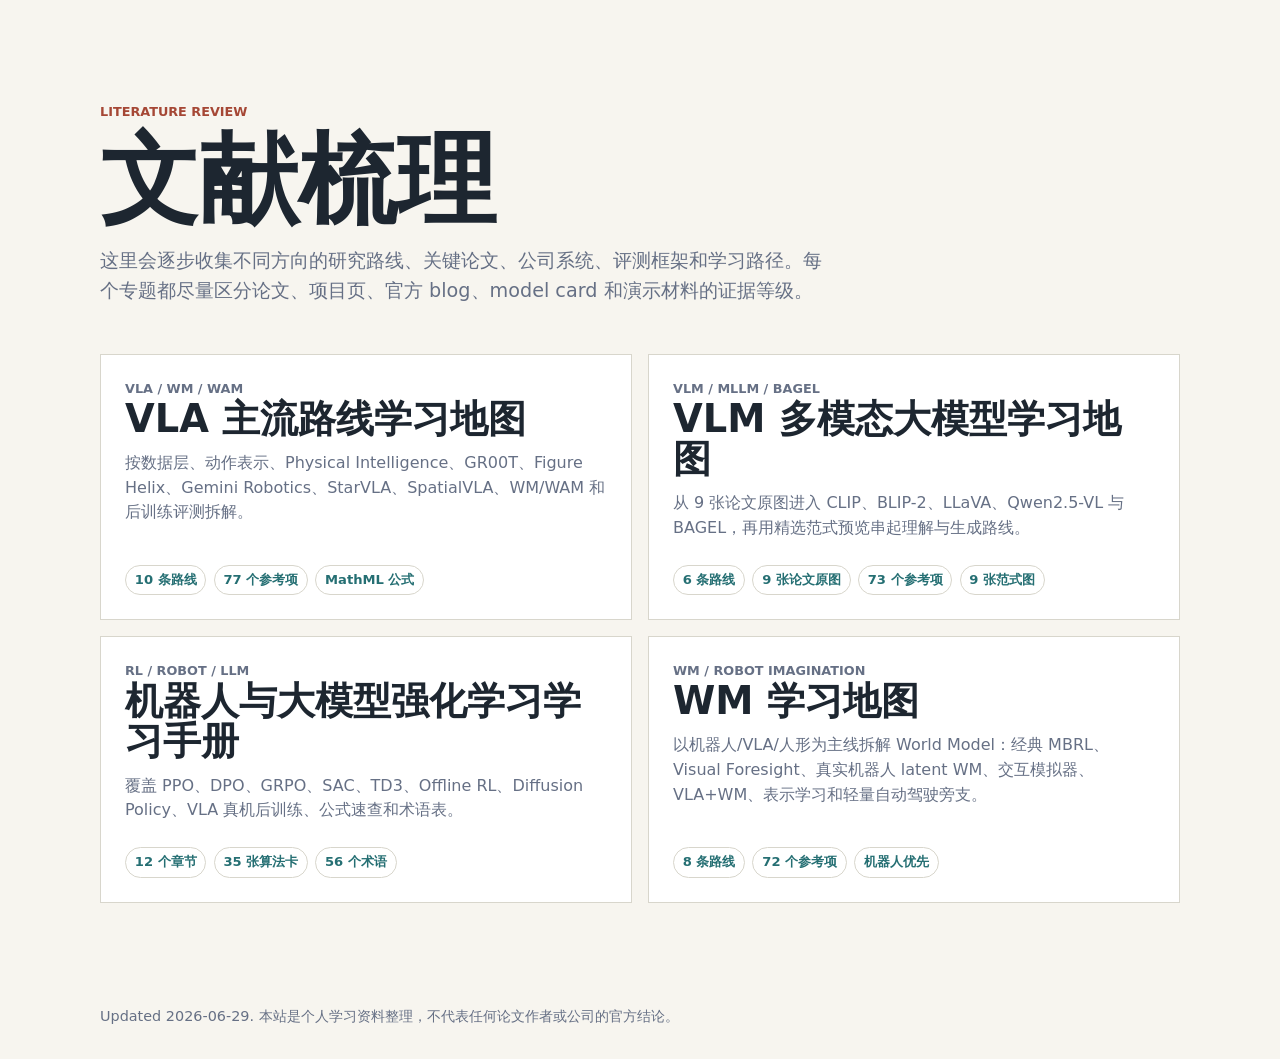
<file: index.html>
<!doctype html>
<html lang="zh-CN">
  <head>
    <meta charset="utf-8">
    <meta name="viewport" content="width=device-width, initial-scale=1">
    <title>文献梳理</title>
    <style>
      :root {
        --ink: #1d2630;
        --muted: #667085;
        --paper: #f7f5ef;
        --panel: #ffffff;
        --line: #d8d6cc;
        --accent: #256f73;
        --warm: #a54735;
      }
      * { box-sizing: border-box; }
      body {
        margin: 0;
        min-height: 100vh;
        color: var(--ink);
        background: var(--paper);
        font-family: Inter, ui-sans-serif, system-ui, -apple-system, BlinkMacSystemFont, "Segoe UI", sans-serif;
        line-height: 1.55;
      }
      main {
        width: min(1080px, calc(100% - 2rem));
        margin: 0 auto;
        padding: clamp(3rem, 8vw, 7rem) 0;
      }
      .eyebrow {
        margin: 0 0 0.6rem;
        color: var(--warm);
        font-size: 0.8rem;
        font-weight: 850;
        letter-spacing: 0;
        text-transform: uppercase;
      }
      h1 {
        max-width: 820px;
        margin: 0 0 1rem;
        font-size: clamp(3rem, 8vw, 6.2rem);
        line-height: 0.96;
        letter-spacing: 0;
      }
      .lead {
        max-width: 740px;
        margin-bottom: 3rem;
        color: var(--muted);
        font-size: 1.2rem;
      }
      .grid {
        display: grid;
        grid-template-columns: repeat(2, minmax(0, 1fr));
        gap: 1rem;
      }
      .card {
        min-height: 260px;
        padding: 1.5rem;
        border: 1px solid var(--line);
        background: var(--panel);
        text-decoration: none;
        color: inherit;
        display: flex;
        flex-direction: column;
        justify-content: space-between;
      }
      .card:hover {
        border-color: var(--accent);
      }
      .card h2 {
        margin: 0 0 0.75rem;
        font-size: clamp(1.5rem, 4vw, 2.4rem);
        line-height: 1.05;
      }
      .card p {
        margin: 0;
        color: var(--muted);
      }
      .meta {
        display: flex;
        flex-wrap: wrap;
        gap: 0.45rem;
        margin-top: 1.5rem;
      }
      .meta span {
        padding: 0.25rem 0.55rem;
        border: 1px solid var(--line);
        border-radius: 999px;
        color: var(--accent);
        font-size: 0.82rem;
        font-weight: 800;
      }
      .placeholder {
        border-style: dashed;
        background: transparent;
      }
      footer {
        width: min(1080px, calc(100% - 2rem));
        margin: 0 auto;
        padding: 0 0 2rem;
        color: var(--muted);
        font-size: 0.9rem;
      }
      @media (max-width: 760px) {
        .grid { grid-template-columns: 1fr; }
      }
    </style>
  </head>
  <body>
    <main>
      <p class="eyebrow">Literature Review</p>
      <h1>文献梳理</h1>
      <p class="lead">
        这里会逐步收集不同方向的研究路线、关键论文、公司系统、评测框架和学习路径。每个专题都尽量区分论文、项目页、官方 blog、model card 和演示材料的证据等级。
      </p>
      <section class="grid" aria-label="Review topics">
        <a class="card" href="./VLA/">
          <div>
            <p class="eyebrow">VLA / WM / WAM</p>
            <h2>VLA 主流路线学习地图</h2>
            <p>按数据层、动作表示、Physical Intelligence、GR00T、Figure Helix、Gemini Robotics、StarVLA、SpatialVLA、WM/WAM 和后训练评测拆解。</p>
          </div>
          <div class="meta">
            <span>10 条路线</span>
            <span>77 个参考项</span>
            <span>MathML 公式</span>
          </div>
        </a>
        <a class="card" href="./VLM/#paper-figures">
          <div>
            <p class="eyebrow">VLM / MLLM / BAGEL</p>
            <h2>VLM 多模态大模型学习地图</h2>
            <p>从 9 张论文原图进入 CLIP、BLIP-2、LLaVA、Qwen2.5-VL 与 BAGEL，再用精选范式预览串起理解与生成路线。</p>
          </div>
          <div class="meta">
            <span>6 条路线</span>
            <span>9 张论文原图</span>
            <span>73 个参考项</span>
            <span>9 张范式图</span>
          </div>
        </a>
        <a class="card" href="./RL/">
          <div>
            <p class="eyebrow">RL / Robot / LLM</p>
            <h2>机器人与大模型强化学习学习手册</h2>
            <p>覆盖 PPO、DPO、GRPO、SAC、TD3、Offline RL、Diffusion Policy、VLA 真机后训练、公式速查和术语表。</p>
          </div>
          <div class="meta">
            <span>12 个章节</span>
            <span>35 张算法卡</span>
            <span>56 个术语</span>
          </div>
        </a>
        <a class="card" href="./WM/">
          <div>
            <p class="eyebrow">WM / Robot Imagination</p>
            <h2>WM 学习地图</h2>
            <p>以机器人/VLA/人形为主线拆解 World Model：经典 MBRL、Visual Foresight、真实机器人 latent WM、交互模拟器、VLA+WM、表示学习和轻量自动驾驶旁支。</p>
          </div>
          <div class="meta">
            <span>8 条路线</span>
            <span>72 个参考项</span>
            <span>机器人优先</span>
          </div>
        </a>
      </section>
    </main>
    <footer>
      Updated 2026-06-29. 本站是个人学习资料整理，不代表任何论文作者或公司的官方结论。
    </footer>
  </body>
</html>
</file>
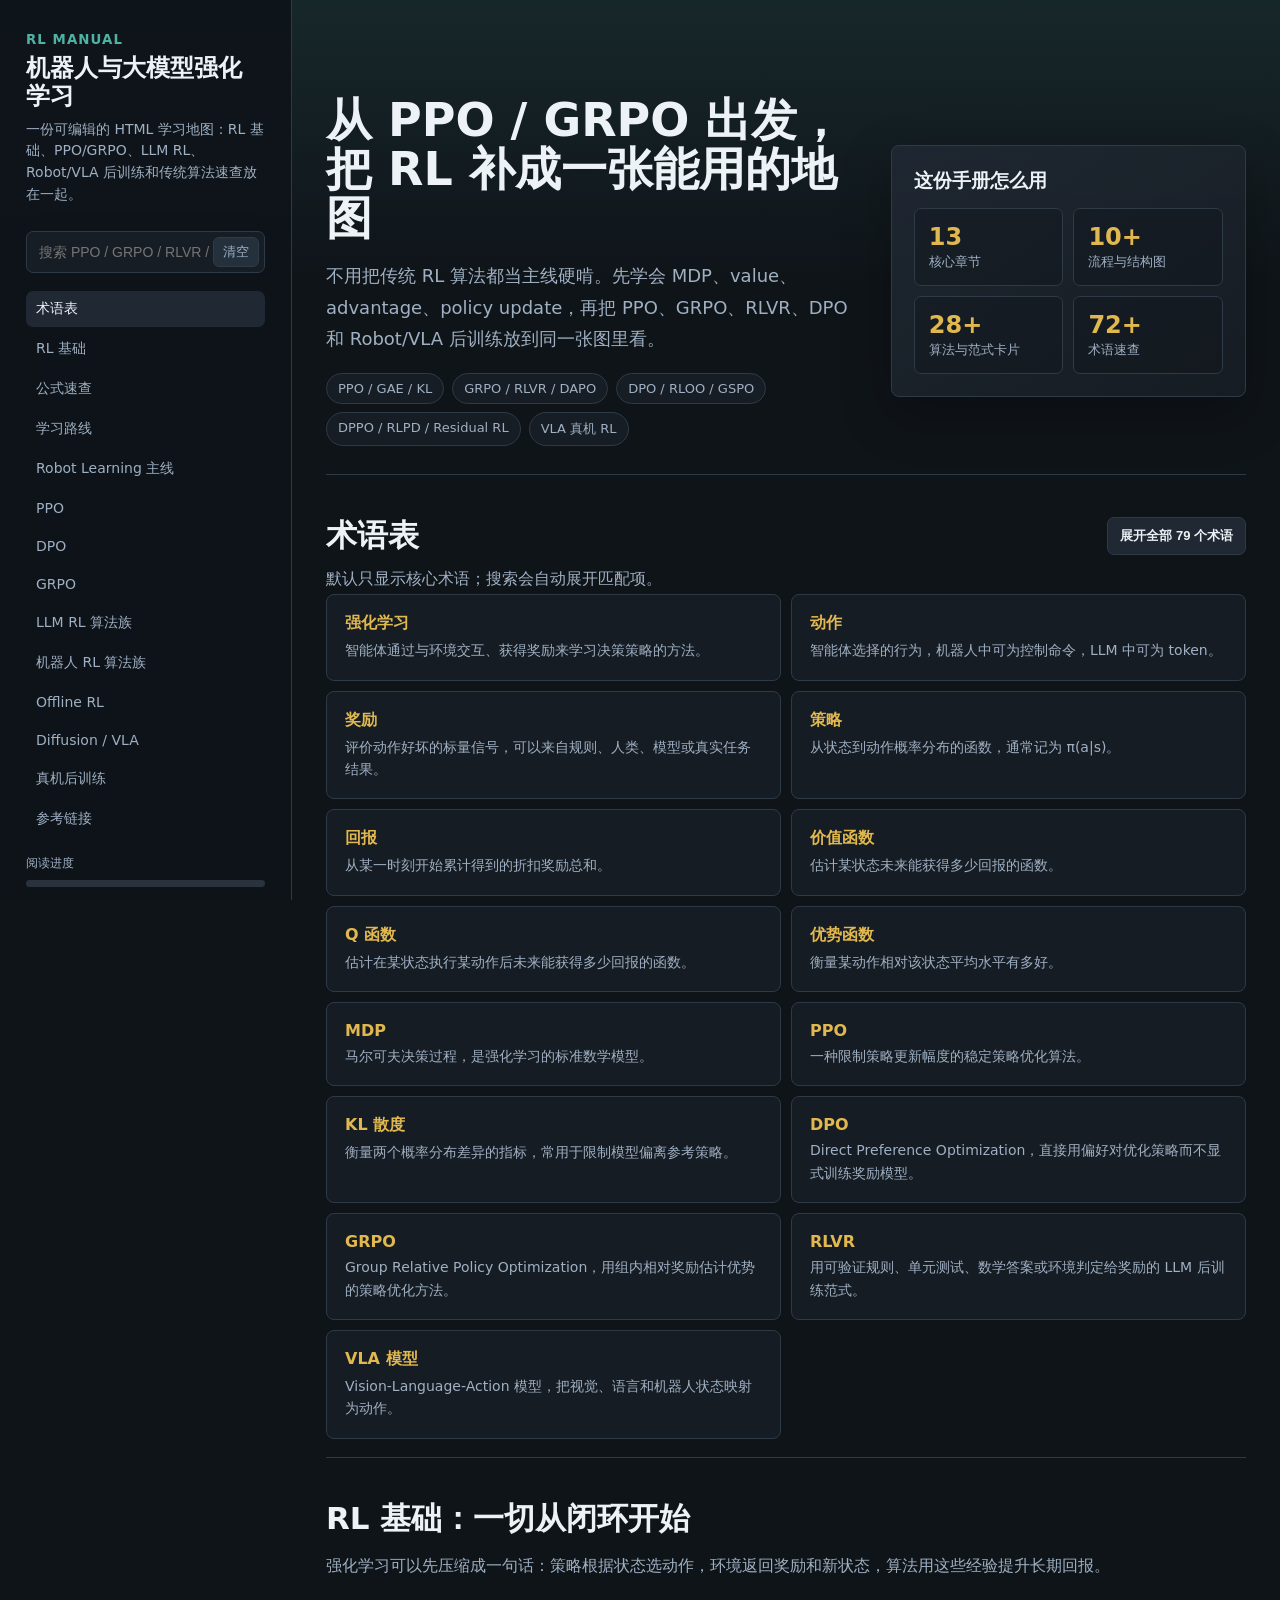
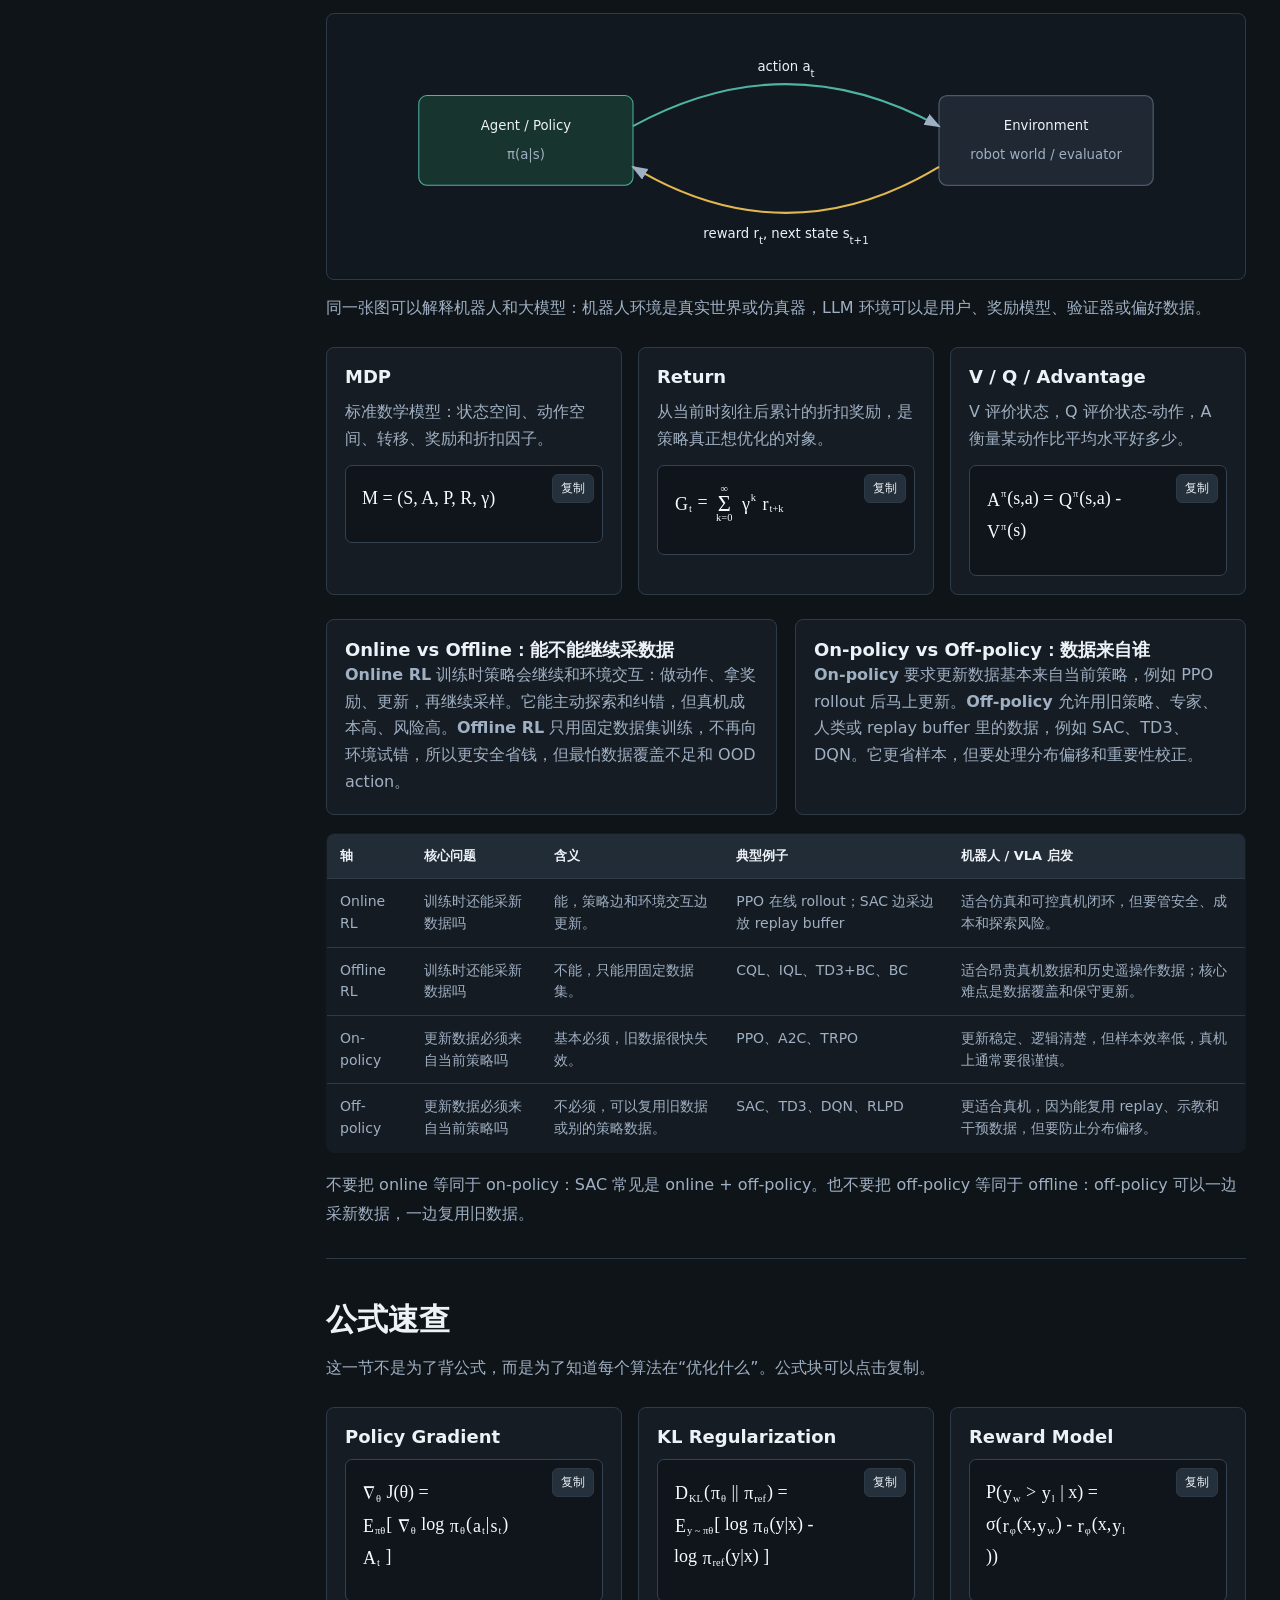
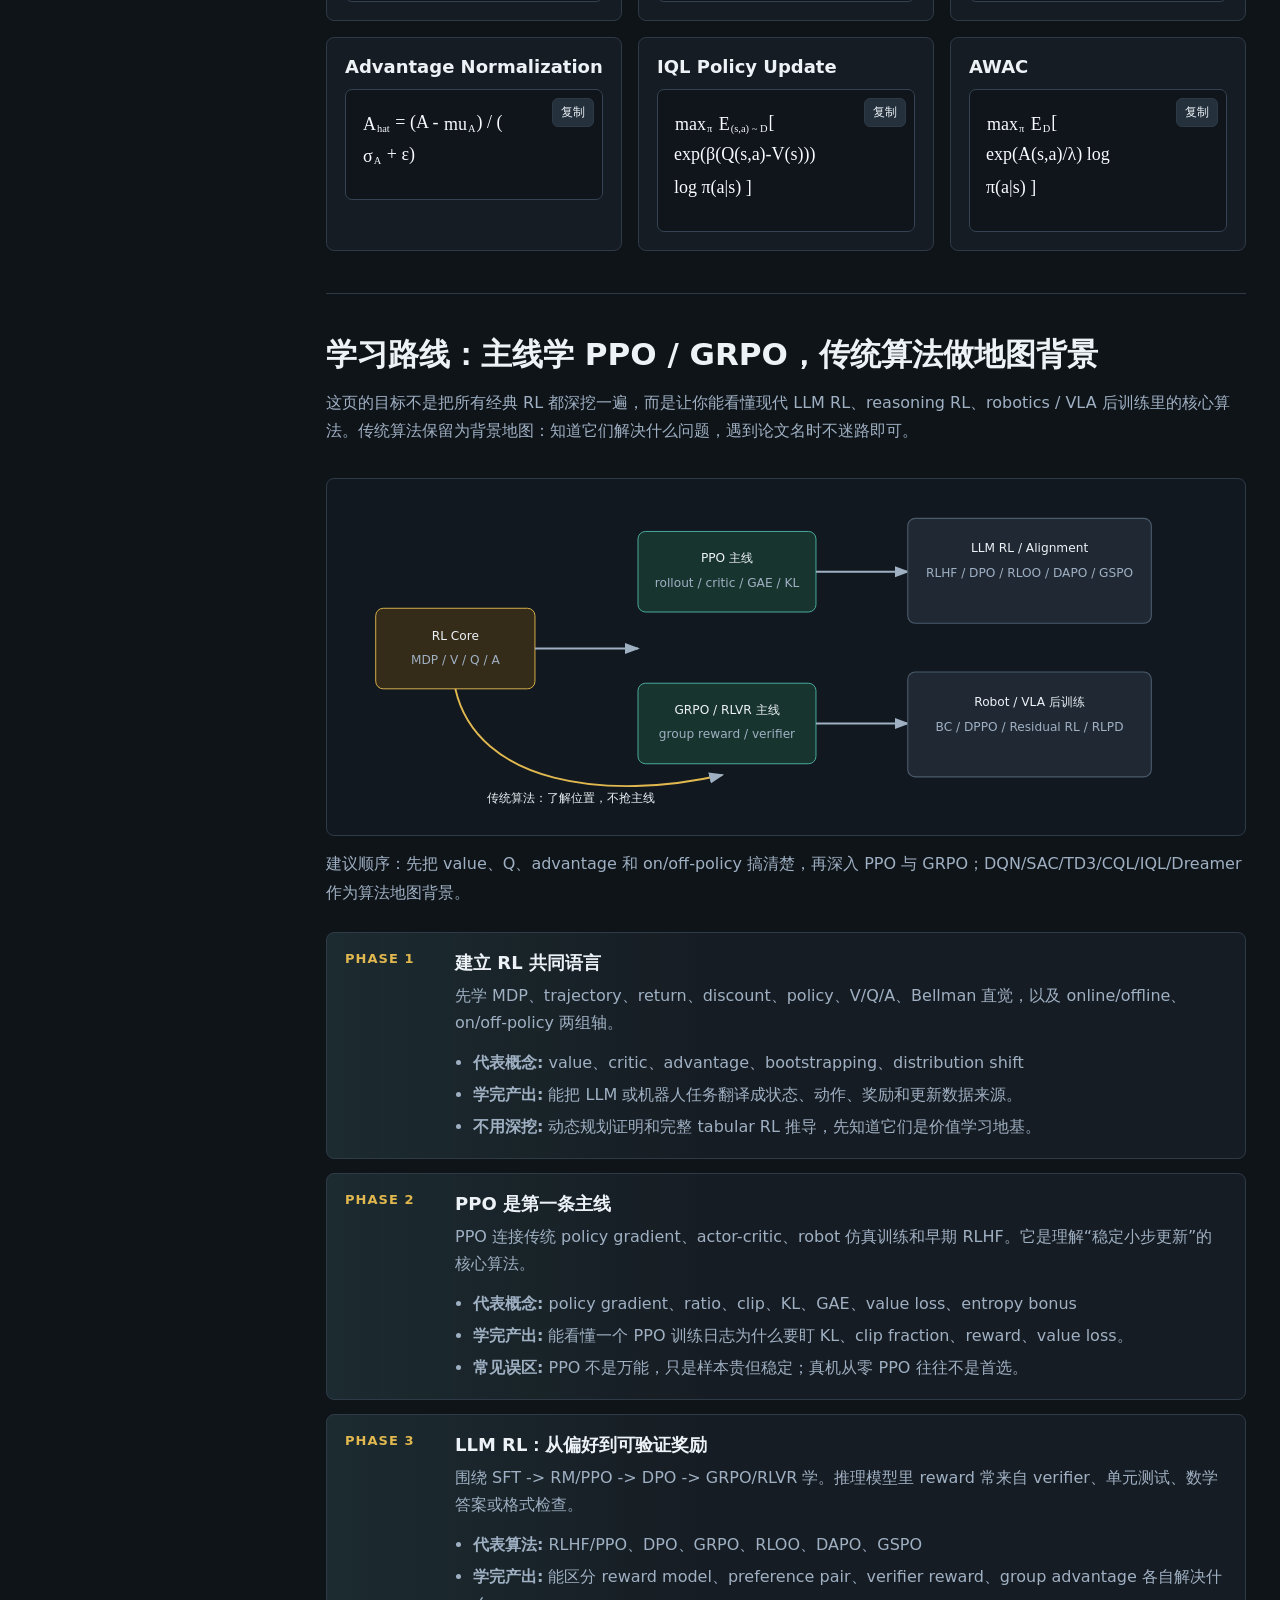
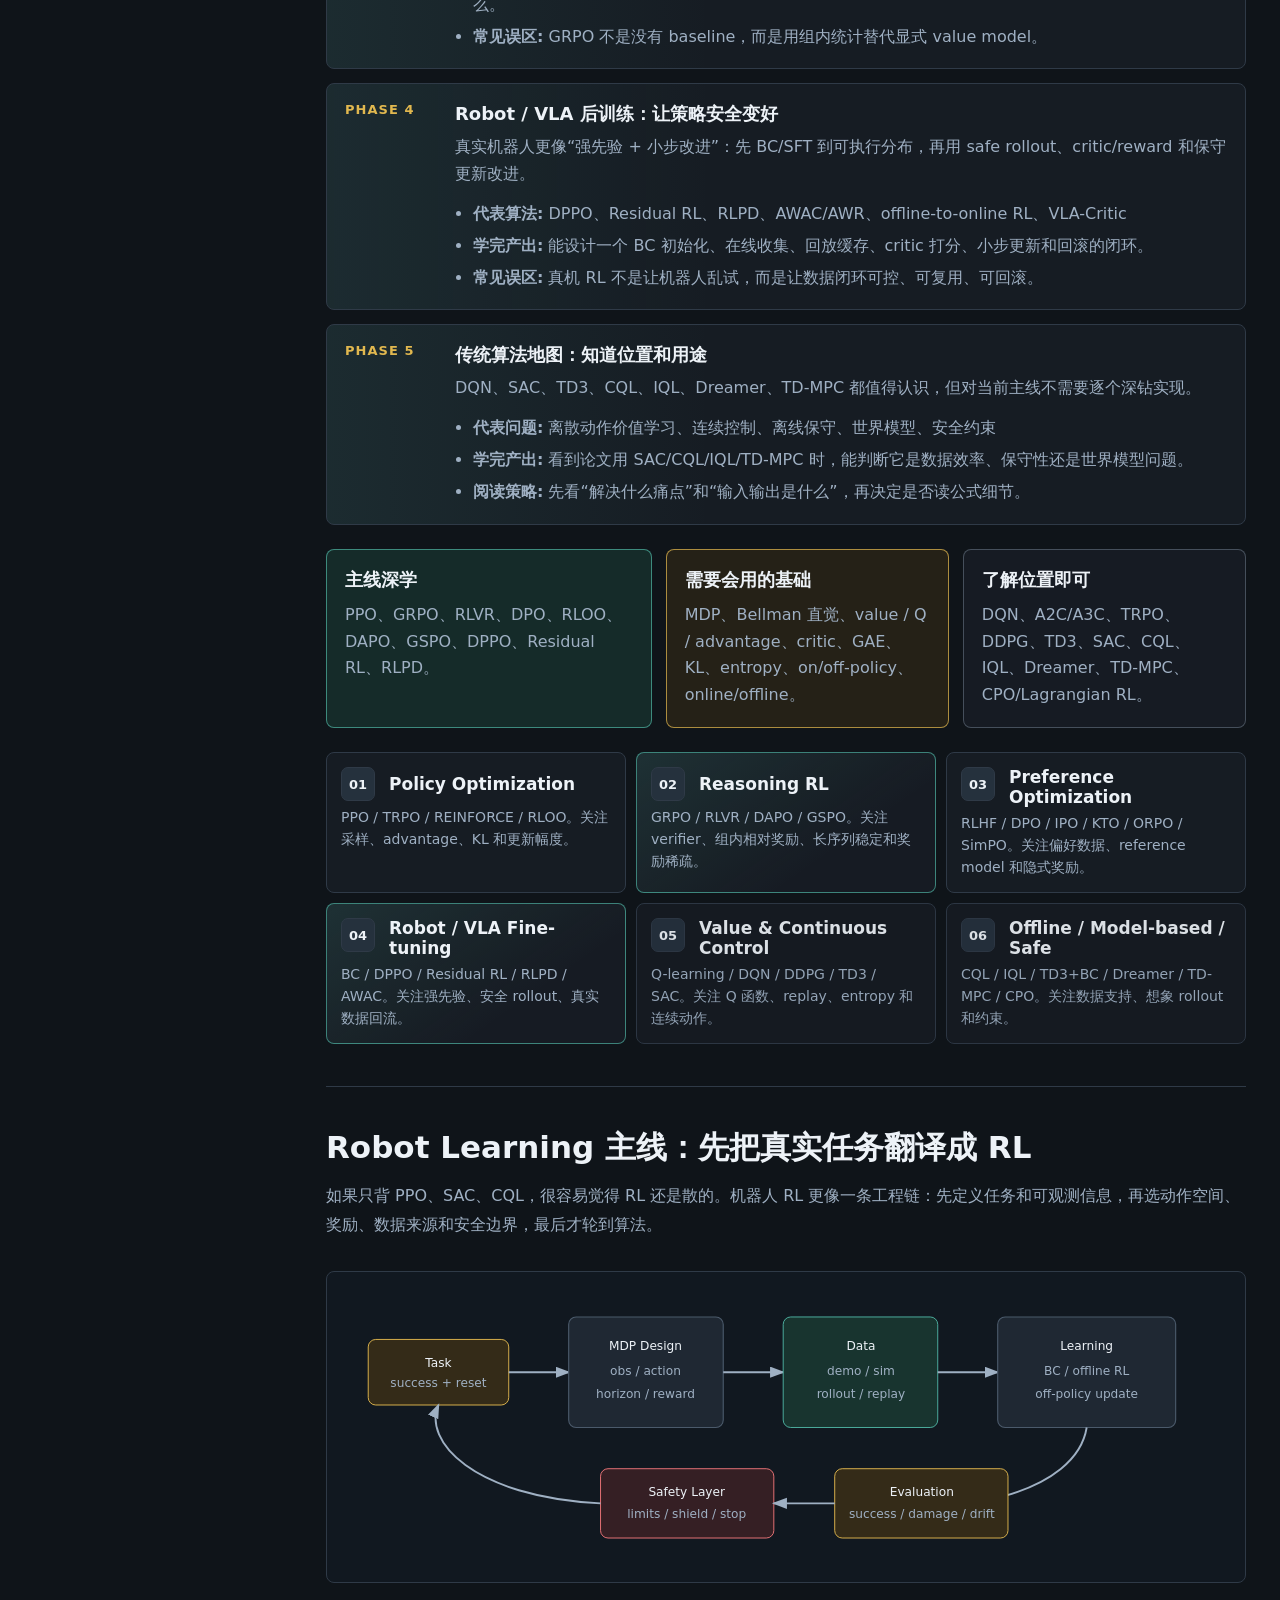
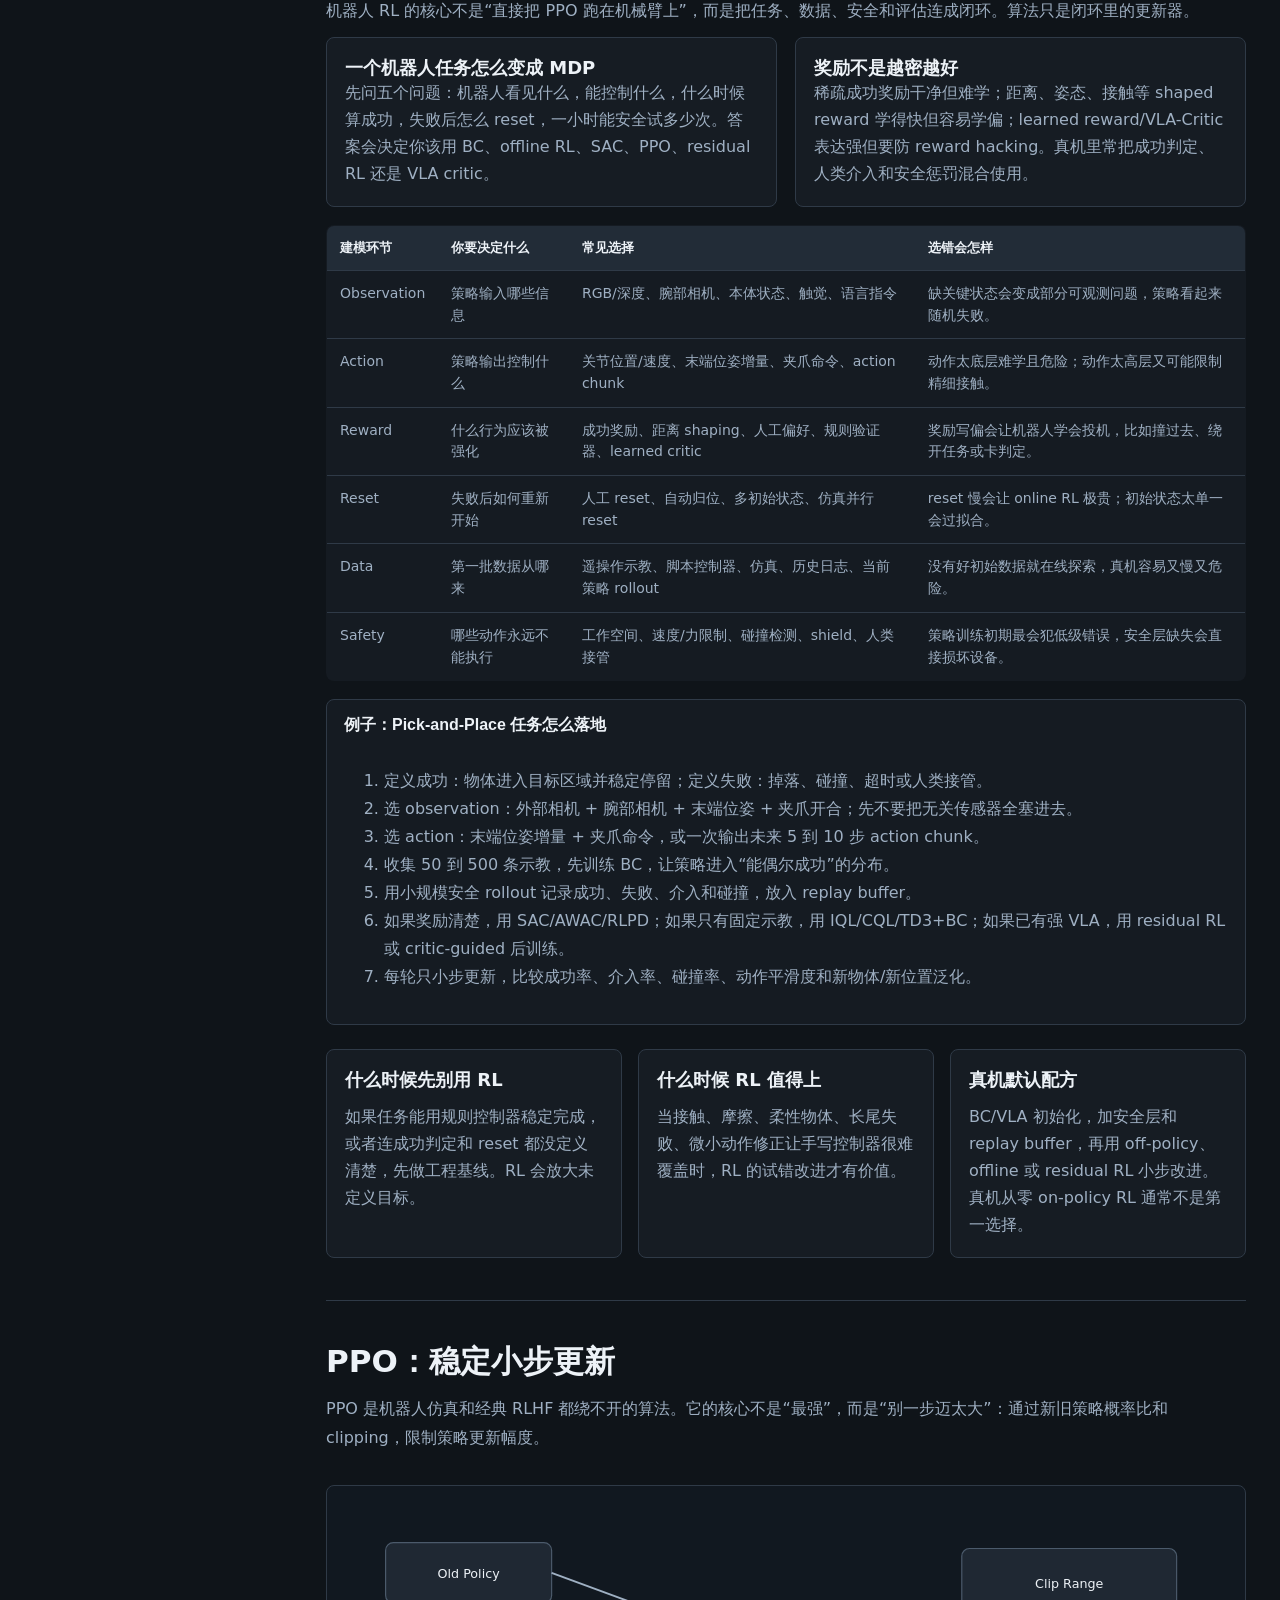
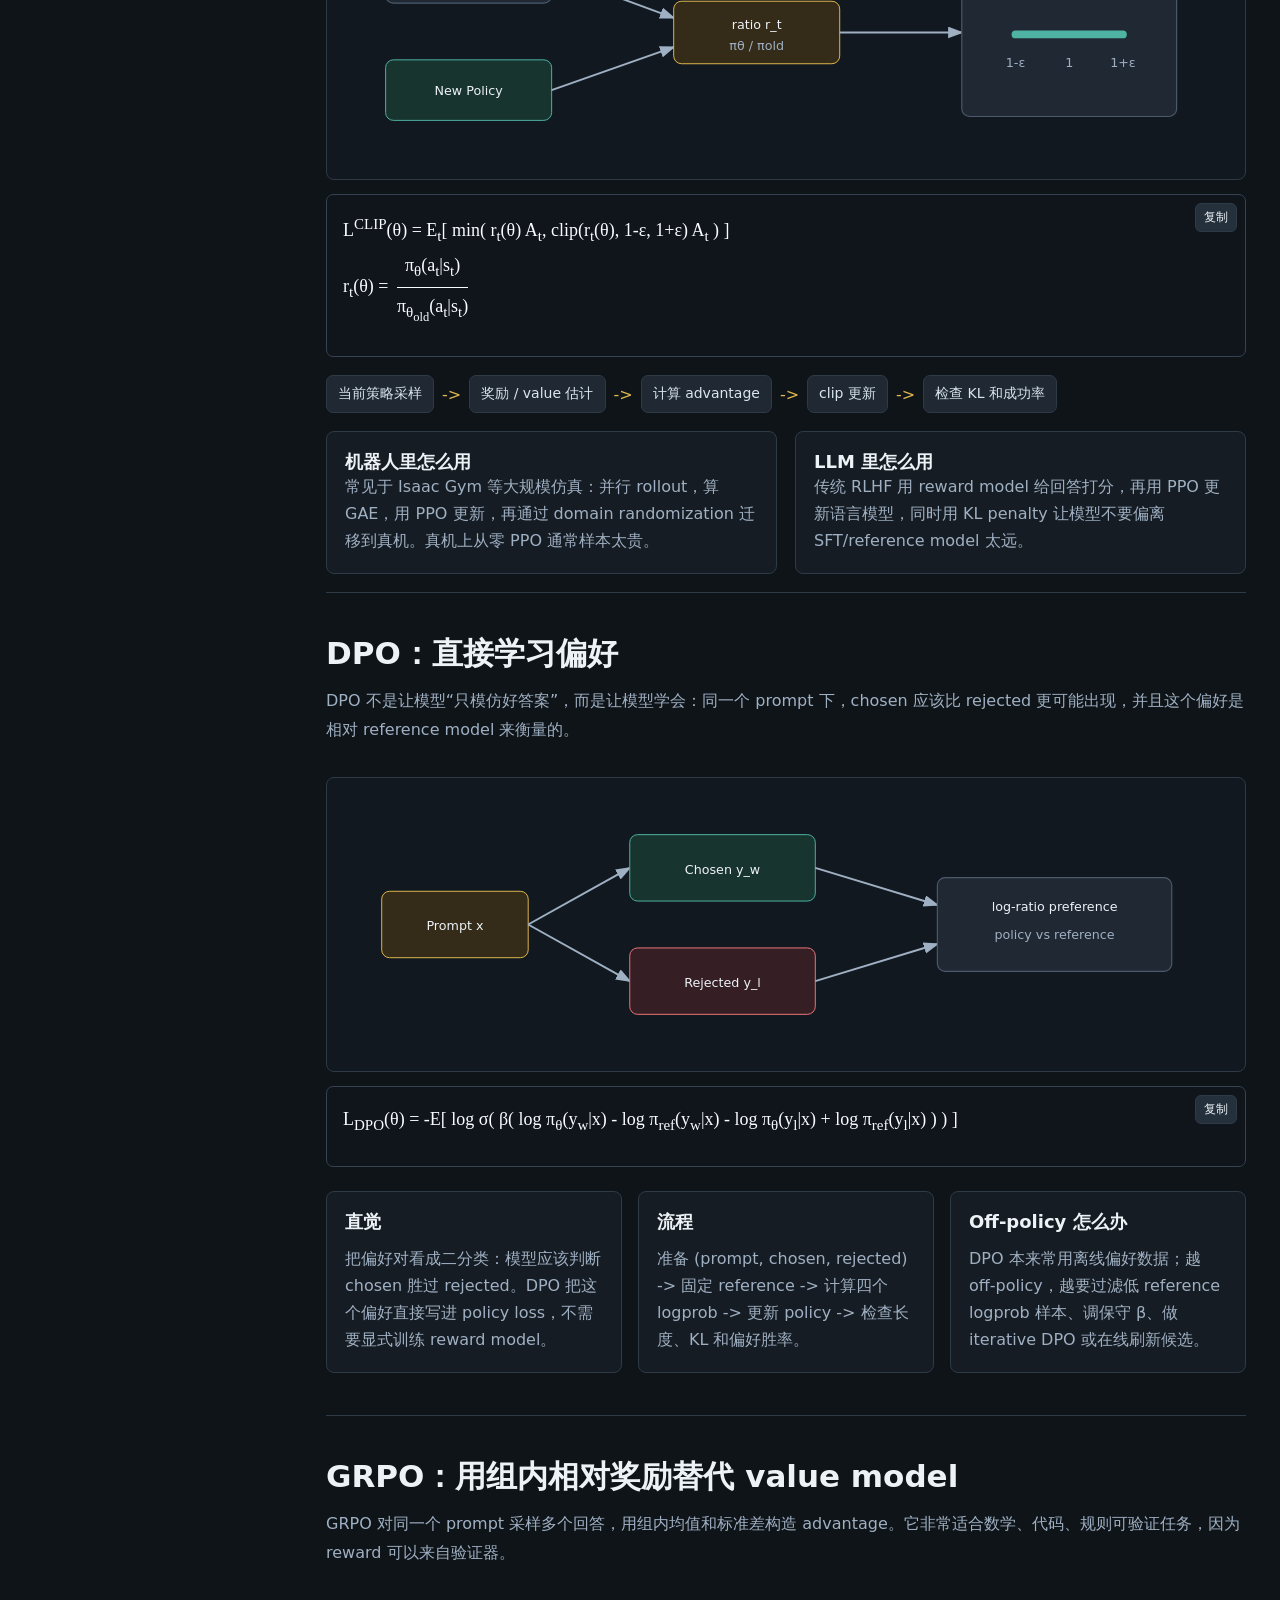
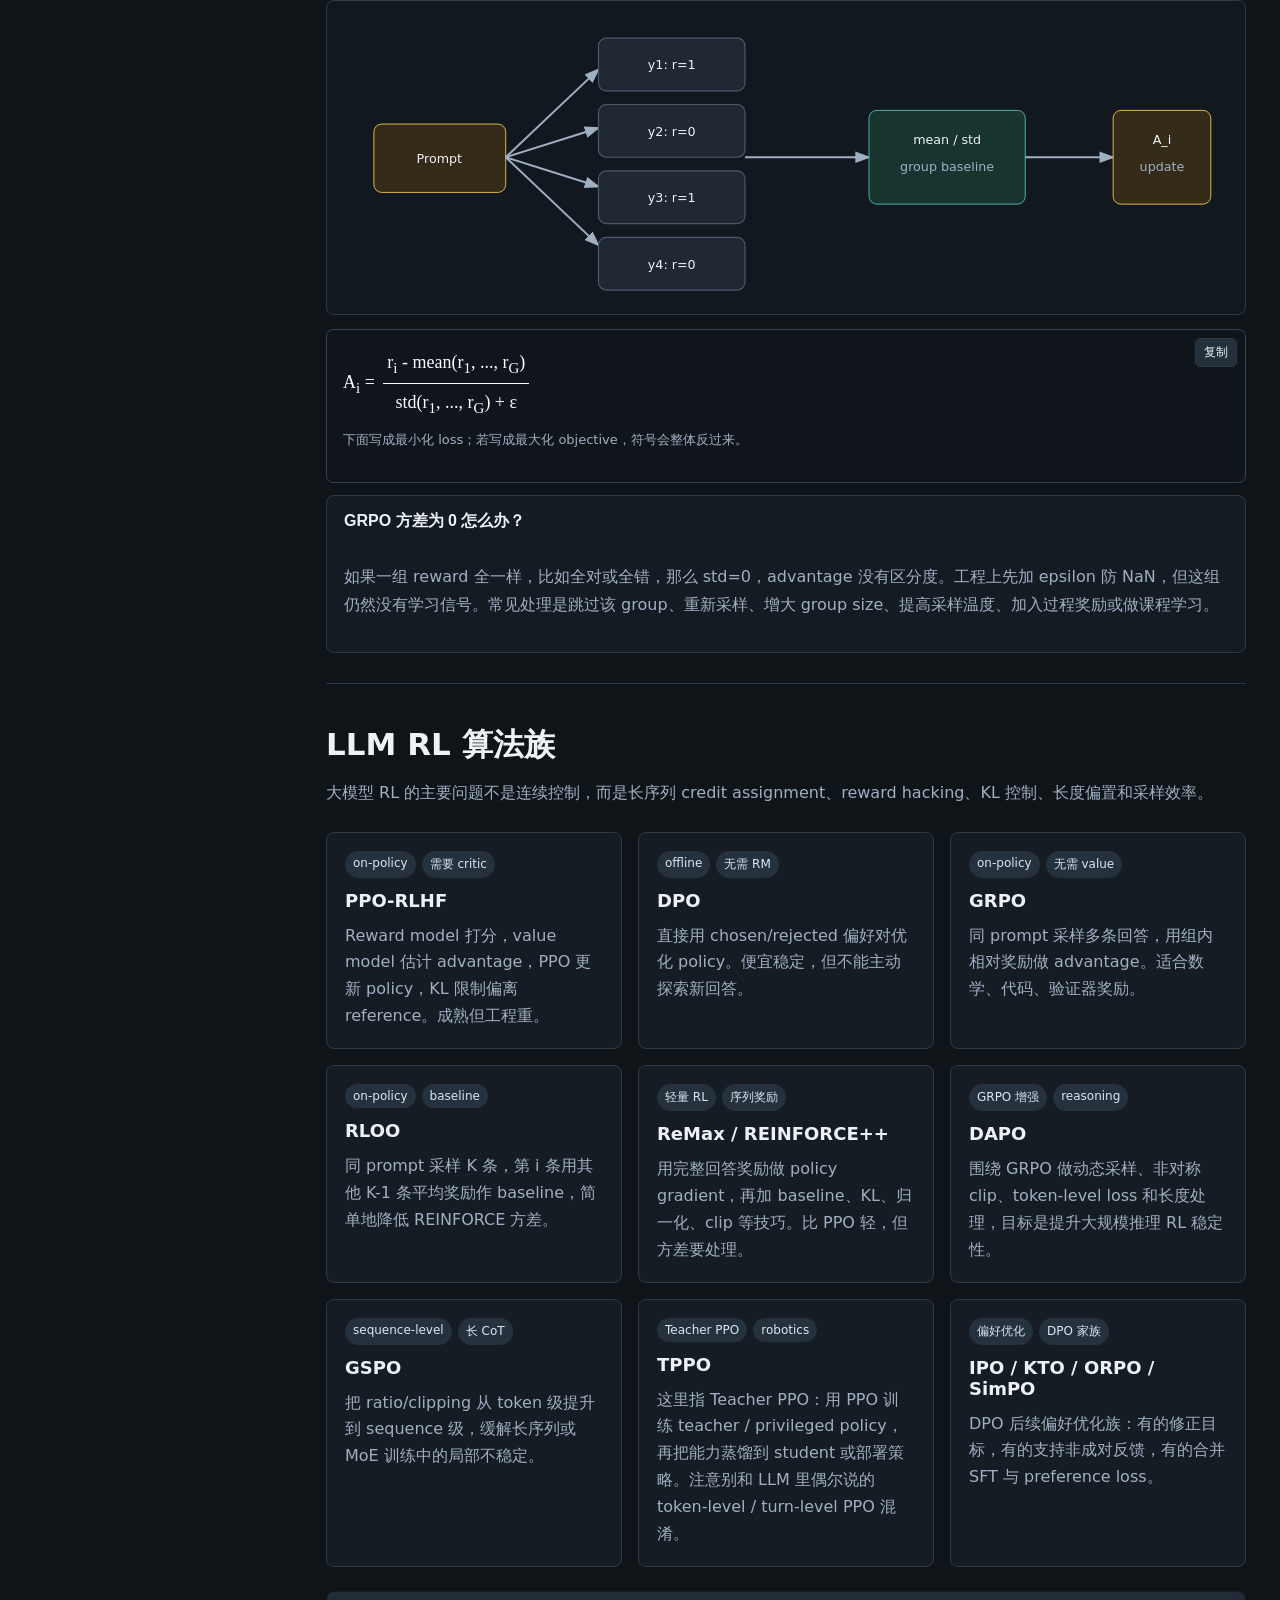
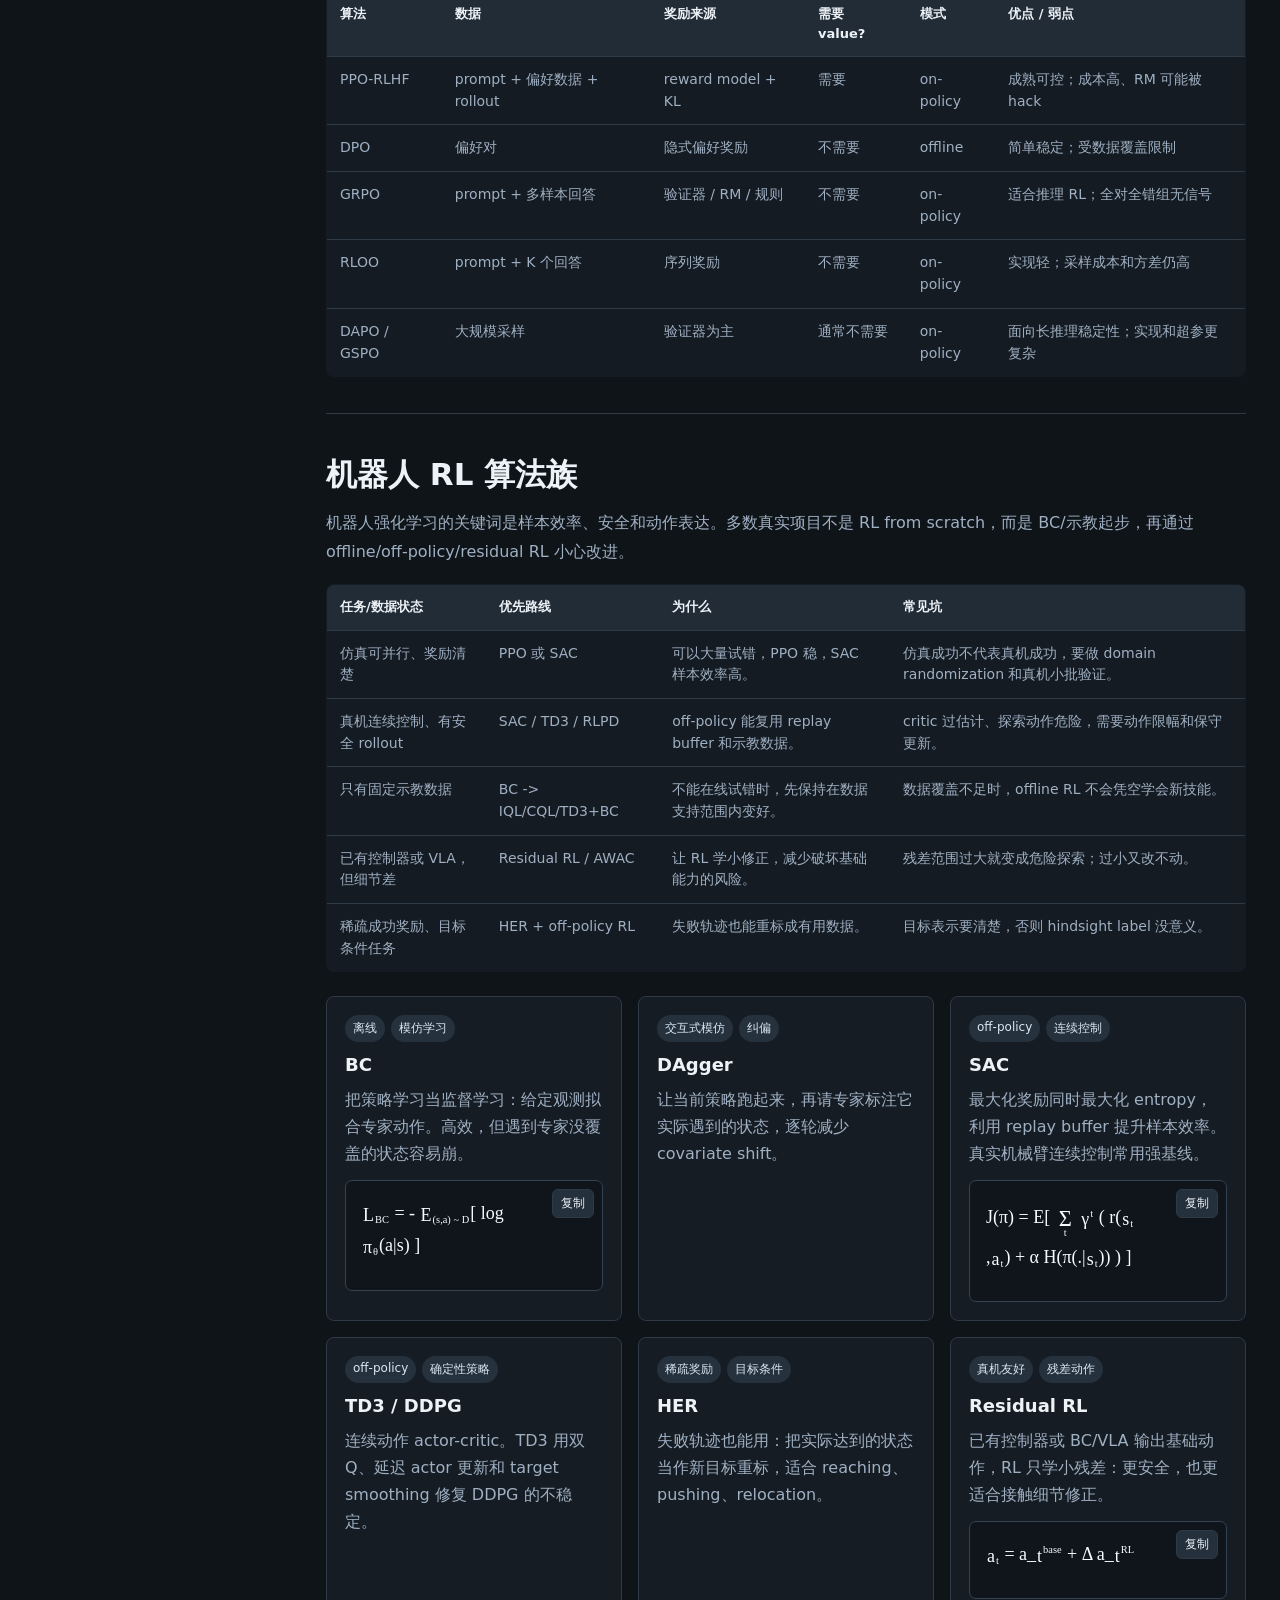
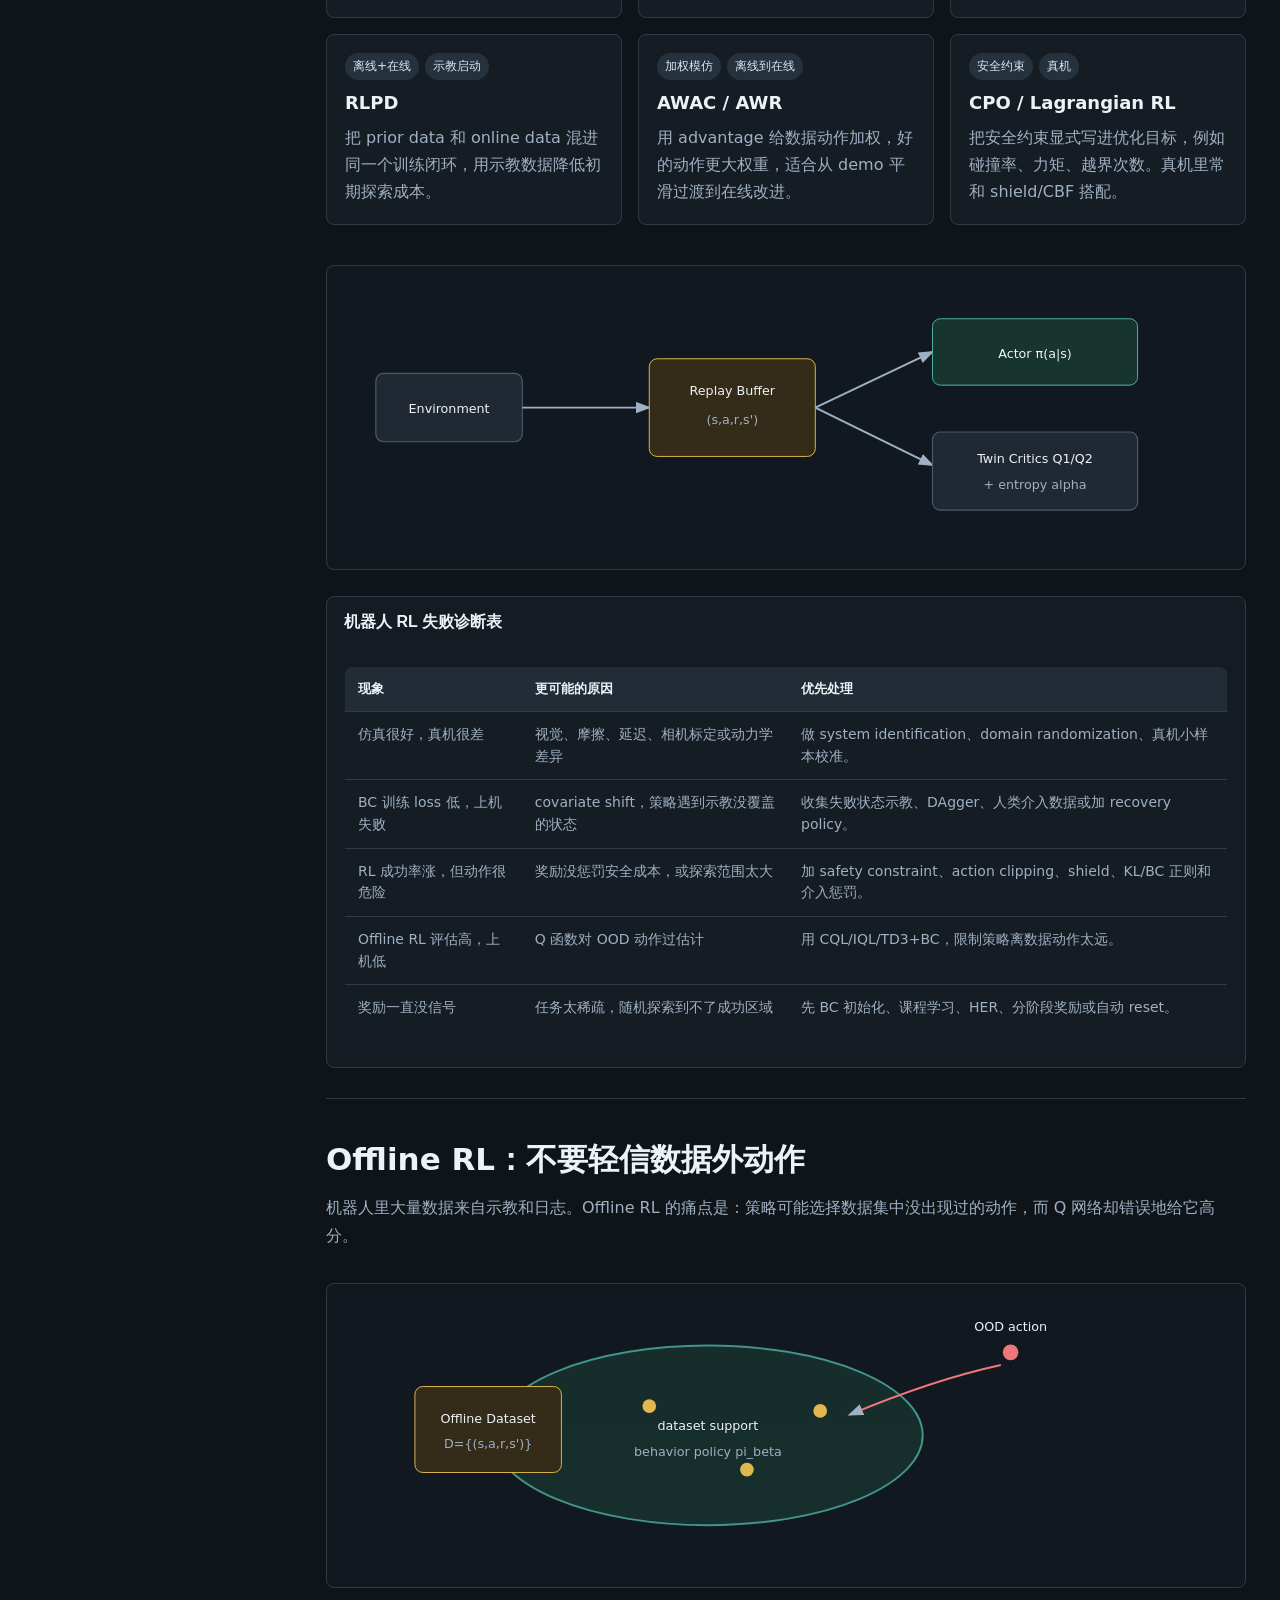
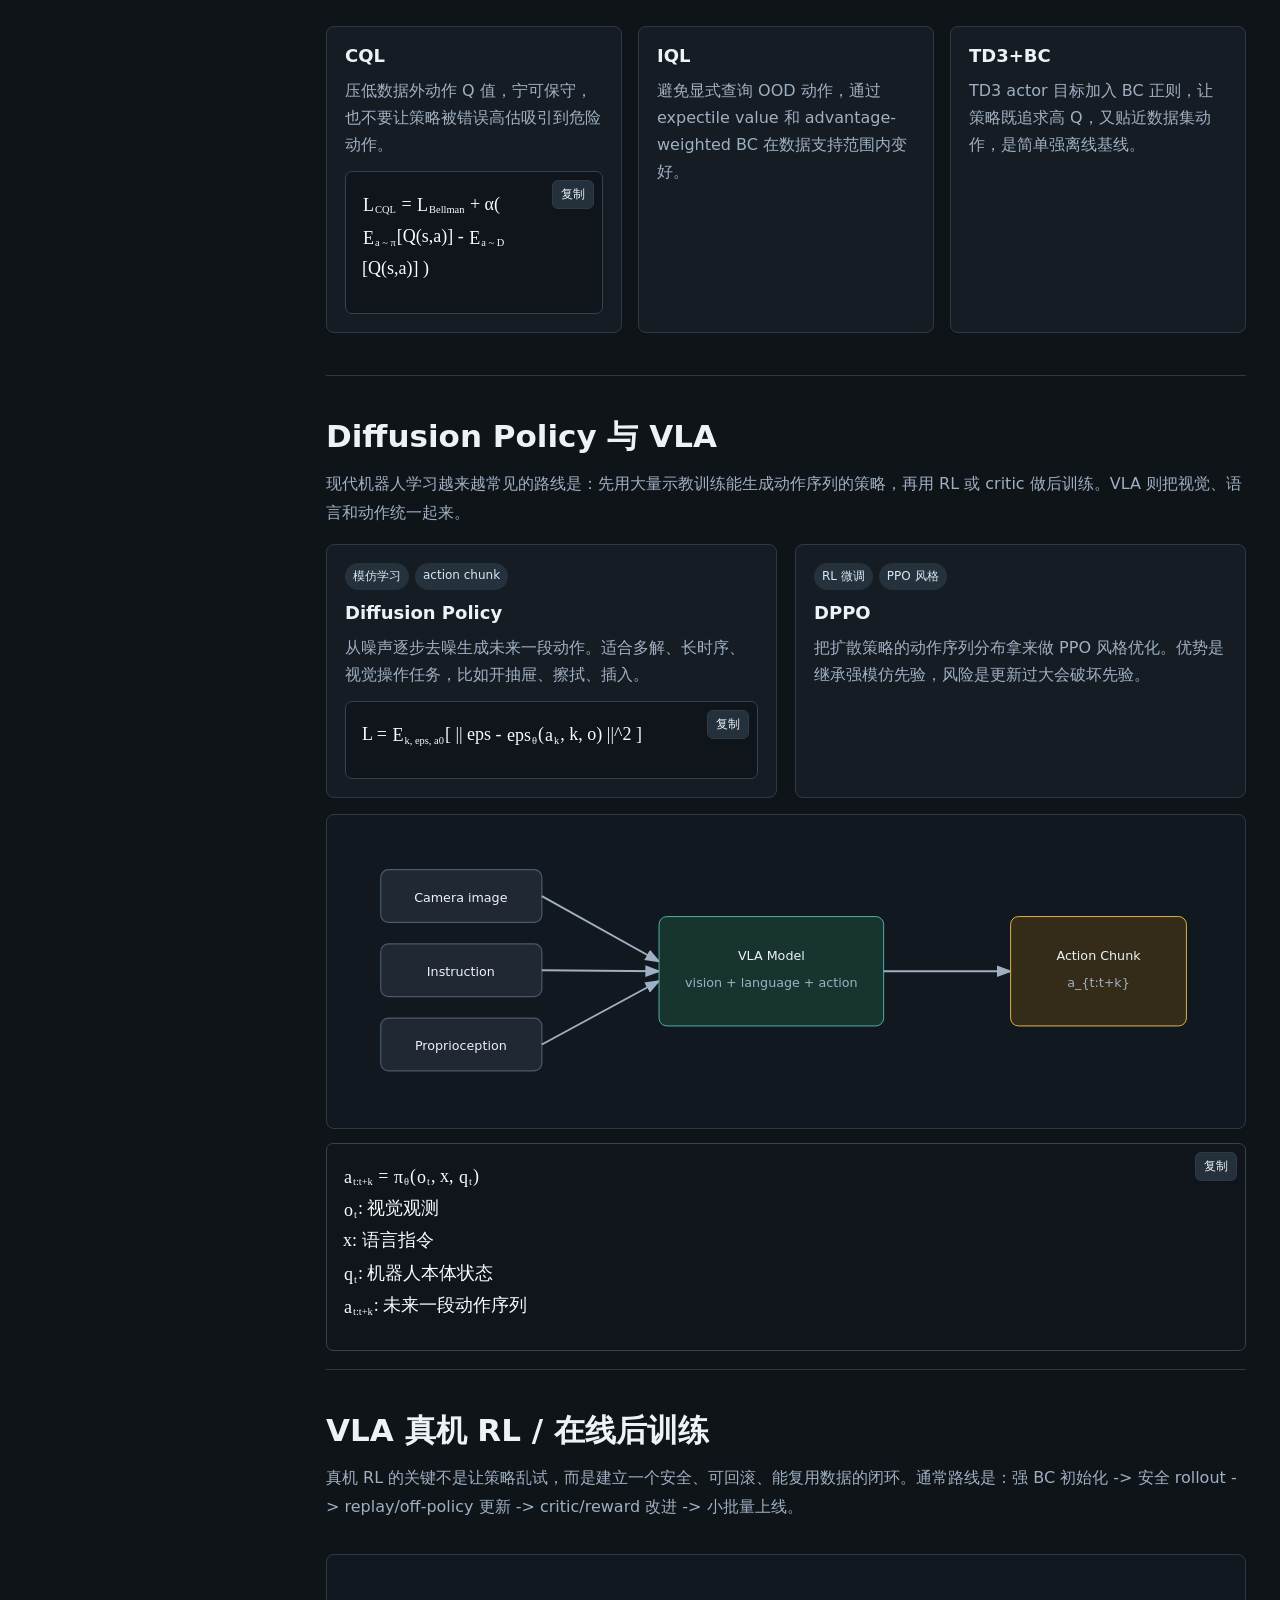
<file: RL/index.html>
<!doctype html>
<html lang="zh-CN">
<head>
  <meta charset="utf-8">
  <meta name="viewport" content="width=device-width, initial-scale=1">
  <title>机器人与大模型强化学习学习手册</title>
  <meta name="description" content="面向 PPO、GRPO、RLVR、LLM RL、Robot RL 与 VLA 真机后训练的交互式中文强化学习学习地图。">
  <link rel="stylesheet" href="styles.css?v=20260601-compact-glossary">
</head>
<body>
  <div class="shell">
    <aside class="sidebar">
      <div class="brand">
        <small>RL Manual</small>
        <h1>机器人与大模型强化学习</h1>
        <p>一份可编辑的 HTML 学习地图：RL 基础、PPO/GRPO、LLM RL、Robot/VLA 后训练和传统算法速查放在一起。</p>
      </div>
      <div class="search">
        <input id="searchInput" type="search" placeholder="搜索 PPO / GRPO / RLVR / VLA / 离线 RL">
        <button id="clearSearch" type="button" aria-label="清空搜索">清空</button>
      </div>
      <nav class="nav">
        <a href="#glossary">术语表</a>
        <a href="#rl-foundations">RL 基础</a>
        <a href="#cheatsheet">公式速查</a>
        <a href="#roadmap">学习路线</a>
        <a href="#robot-learning">Robot Learning 主线</a>
        <a href="#ppo">PPO</a>
        <a href="#dpo">DPO</a>
        <a href="#grpo">GRPO</a>
        <a href="#llm-rl">LLM RL 算法族</a>
        <a href="#robot-rl">机器人 RL 算法族</a>
        <a href="#offline-rl">Offline RL</a>
        <a href="#diffusion-vla">Diffusion / VLA</a>
        <a href="#real-robot">真机后训练</a>
        <a href="#references">参考链接</a>
      </nav>
      <div class="progress-wrap">
        阅读进度
        <div class="progress-bar"><span id="progressFill"></span></div>
      </div>
    </aside>

    <main class="content">
      <header class="hero">
        <div>
          <h2>从 PPO / GRPO 出发，把 RL 补成一张能用的地图</h2>
          <p>不用把传统 RL 算法都当主线硬啃。先学会 MDP、value、advantage、policy update，再把 PPO、GRPO、RLVR、DPO 和 Robot/VLA 后训练放到同一张图里看。</p>
          <div class="tag-row">
            <span class="tag">PPO / GAE / KL</span>
            <span class="tag">GRPO / RLVR / DAPO</span>
            <span class="tag">DPO / RLOO / GSPO</span>
            <span class="tag">DPPO / RLPD / Residual RL</span>
            <span class="tag">VLA 真机 RL</span>
          </div>
        </div>
        <div class="hero-panel">
          <h3>这份手册怎么用</h3>
          <div class="stat-grid">
            <div class="stat"><b>13</b><span>核心章节</span></div>
            <div class="stat"><b>10+</b><span>流程与结构图</span></div>
            <div class="stat"><b>28+</b><span>算法与范式卡片</span></div>
            <div class="stat"><b>72+</b><span>术语速查</span></div>
          </div>
        </div>
      </header>

      <div id="noResults" class="no-results">没有找到匹配内容。可以试试 “critic”、“KL”、“reward”、“VLA” 或算法缩写。</div>

      <section id="glossary" class="section glossary-collapsed" data-tags="glossary terms">
        <div class="section-title-row">
          <div>
            <h2>术语表</h2>
            <p class="lead">默认只显示核心术语；搜索会自动展开匹配项。</p>
          </div>
          <button id="toggleGlossary" class="section-toggle" type="button" aria-expanded="false">展开全部 77 个术语</button>
        </div>
        <div class="term-grid">
          <div class="term core-term" data-tags="强化学习"><b>强化学习</b><span>智能体通过与环境交互、获得奖励来学习决策策略的方法。</span></div>
          <div class="term" data-tags="智能体 agent"><b>智能体</b><span>做出动作的学习系统，在机器人中是控制策略，在 LLM 中是生成模型。</span></div>
          <div class="term" data-tags="环境 environment"><b>环境</b><span>智能体交互的外部系统，可以是真实世界、仿真器、用户或评测器。</span></div>
          <div class="term" data-tags="状态 state"><b>状态</b><span>环境在某一时刻提供给智能体的信息。</span></div>
          <div class="term" data-tags="观测 observation"><b>观测</b><span>智能体实际看到的数据，可能只是完整状态的一部分。</span></div>
          <div class="term core-term" data-tags="动作 action token"><b>动作</b><span>智能体选择的行为，机器人中可为控制命令，LLM 中可为 token。</span></div>
          <div class="term core-term" data-tags="奖励 reward"><b>奖励</b><span>评价动作好坏的标量信号，可以来自规则、人类、模型或真实任务结果。</span></div>
          <div class="term core-term" data-tags="策略 policy"><b>策略</b><span>从状态到动作概率分布的函数，通常记为 π(a|s)。</span></div>
          <div class="term" data-tags="轨迹 trajectory"><b>轨迹</b><span>一串状态、动作、奖励组成的交互序列。</span></div>
          <div class="term core-term" data-tags="回报 return"><b>回报</b><span>从某一时刻开始累计得到的折扣奖励总和。</span></div>
          <div class="term" data-tags="折扣因子 gamma"><b>折扣因子</b><span>控制未来奖励重要性的系数，通常记为 γ。</span></div>
          <div class="term core-term" data-tags="价值函数 value"><b>价值函数</b><span>估计某状态未来能获得多少回报的函数。</span></div>
          <div class="term core-term" data-tags="Q 函数 critic"><b>Q 函数</b><span>估计在某状态执行某动作后未来能获得多少回报的函数。</span></div>
          <div class="term core-term" data-tags="优势函数 advantage"><b>优势函数</b><span>衡量某动作相对该状态平均水平有多好。</span></div>
          <div class="term core-term" data-tags="MDP"><b>MDP</b><span>马尔可夫决策过程，是强化学习的标准数学模型。</span></div>
          <div class="term" data-tags="on-policy"><b>On-policy</b><span>使用当前策略采集的数据来更新当前策略。</span></div>
          <div class="term" data-tags="off-policy"><b>Off-policy</b><span>可以使用旧策略或其他策略采集的数据来训练当前策略。</span></div>
          <div class="term" data-tags="online RL"><b>Online RL</b><span>训练过程中持续和环境交互、边采新数据边更新策略；可以是 on-policy，也可以是 off-policy。</span></div>
          <div class="term" data-tags="offline RL"><b>Offline RL</b><span>只使用固定离线数据集训练策略，不再与环境在线交互。</span></div>
          <div class="term" data-tags="behavior policy"><b>Behavior Policy</b><span>生成离线数据的原始策略。</span></div>
          <div class="term" data-tags="distribution shift"><b>Distribution Shift</b><span>训练数据分布和策略实际访问分布不一致的问题。</span></div>
          <div class="term" data-tags="OOD action"><b>OOD Action</b><span>数据分布之外的动作，容易导致价值函数错误外推。</span></div>
          <div class="term" data-tags="policy gradient"><b>Policy Gradient</b><span>直接优化策略参数以提高期望回报的方法。</span></div>
          <div class="term" data-tags="actor critic"><b>Actor-Critic</b><span>同时学习策略网络和价值网络的强化学习框架。</span></div>
          <div class="term" data-tags="actor"><b>Actor</b><span>负责输出动作的策略模型。</span></div>
          <div class="term" data-tags="critic"><b>Critic</b><span>负责评估状态或动作价值的模型。</span></div>
          <div class="term" data-tags="replay buffer"><b>Replay Buffer</b><span>存储历史交互数据、供 off-policy 算法采样训练的数据池。</span></div>
          <div class="term core-term" data-tags="PPO"><b>PPO</b><span>一种限制策略更新幅度的稳定策略优化算法。</span></div>
          <div class="term" data-tags="clipping"><b>Clipping</b><span>把概率比限制在一定范围内，防止策略更新过大。</span></div>
          <div class="term" data-tags="importance ratio"><b>Importance Ratio</b><span>新策略与旧策略对同一动作赋予概率的比值。</span></div>
          <div class="term core-term" data-tags="KL"><b>KL 散度</b><span>衡量两个概率分布差异的指标，常用于限制模型偏离参考策略。</span></div>
          <div class="term" data-tags="entropy"><b>Entropy Regularization</b><span>鼓励策略保持随机性，提升探索能力的正则项。</span></div>
          <div class="term" data-tags="SAC"><b>SAC</b><span>Soft Actor-Critic，适合连续动作控制的 off-policy 算法。</span></div>
          <div class="term" data-tags="soft Q"><b>Soft Q Function</b><span>包含熵奖励的 Q 函数，用于鼓励探索。</span></div>
          <div class="term" data-tags="twin Q"><b>Twin Q Networks</b><span>使用两个 Q 网络降低价值高估风险的方法。</span></div>
          <div class="term" data-tags="BC"><b>Behavior Cloning</b><span>通过模仿数据中的专家动作来训练策略。</span></div>
          <div class="term" data-tags="CQL"><b>CQL</b><span>Conservative Q-Learning，通过压低数据外动作价值来提升 offline RL 稳定性。</span></div>
          <div class="term" data-tags="RLHF"><b>RLHF</b><span>基于人类反馈的强化学习，常用于对齐大语言模型。</span></div>
          <div class="term" data-tags="SFT"><b>SFT</b><span>监督微调，用人工标注回答训练基础模型。</span></div>
          <div class="term" data-tags="reward model"><b>Reward Model</b><span>把回答质量映射成奖励分数的模型。</span></div>
          <div class="term" data-tags="preference data"><b>Preference Data</b><span>由候选结果及人类偏好标签组成的数据。</span></div>
          <div class="term" data-tags="pairwise preference"><b>Pairwise Preference</b><span>比较两个回答哪个更好的偏好形式。</span></div>
          <div class="term" data-tags="chosen response"><b>Chosen Response</b><span>偏好数据中被认为更好的回答。</span></div>
          <div class="term" data-tags="rejected response"><b>Rejected Response</b><span>偏好数据中被认为较差的回答。</span></div>
          <div class="term core-term" data-tags="DPO"><b>DPO</b><span>Direct Preference Optimization，直接用偏好对优化策略而不显式训练奖励模型。</span></div>
          <div class="term" data-tags="reference model"><b>Reference Model</b><span>作为约束基准的冻结模型，用来防止策略偏离过大。</span></div>
          <div class="term core-term" data-tags="GRPO"><b>GRPO</b><span>Group Relative Policy Optimization，用组内相对奖励估计优势的策略优化方法。</span></div>
          <div class="term" data-tags="group advantage"><b>Group Advantage</b><span>同一 prompt 下多个候选回答之间归一化得到的相对优势。</span></div>
          <div class="term core-term" data-tags="RLVR verifiable reward verifier"><b>RLVR</b><span>用可验证规则、单元测试、数学答案或环境判定给奖励的 LLM 后训练范式。</span></div>
          <div class="term" data-tags="verifier rule reward"><b>Verifier</b><span>自动检查答案是否正确的程序或模型，可以给 binary reward、分步 reward 或格式 reward。</span></div>
          <div class="term" data-tags="outcome reward process reward PRM"><b>Outcome / Process Reward</b><span>Outcome reward 只看最终结果；process reward 评价中间步骤，能缓解长推理奖励稀疏。</span></div>
          <div class="term" data-tags="DAPO dynamic sampling decoupled clip"><b>DAPO</b><span>围绕 GRPO 改进采样、clip 和 token-level loss 的 reasoning RL 训练配方。</span></div>
          <div class="term" data-tags="GSPO sequence policy optimization"><b>GSPO</b><span>把组内相对优化提升到 sequence 级别，面向长序列和 MoE 训练稳定性。</span></div>
          <div class="term" data-tags="RLOO reinforce leave one out"><b>RLOO</b><span>同一 prompt 采样多条回答，用其他回答的平均奖励作 baseline 的 REINFORCE 变体。</span></div>
          <div class="term" data-tags="rollout"><b>Rollout</b><span>使用当前策略生成一批交互轨迹或回答样本的过程。</span></div>
          <div class="term" data-tags="reward hacking"><b>Reward Hacking</b><span>模型利用奖励漏洞获得高分但实际行为不符合目标的现象。</span></div>
          <div class="term core-term" data-tags="VLA"><b>VLA 模型</b><span>Vision-Language-Action 模型，把视觉、语言和机器人状态映射为动作。</span></div>
          <div class="term" data-tags="action chunking"><b>Action Chunking</b><span>一次预测未来多个连续动作，减少逐步决策噪声。</span></div>
          <div class="term" data-tags="action space"><b>Action Space</b><span>策略可输出的动作集合，机器人中可以是关节力矩、速度、末端位姿增量或 action chunk。</span></div>
          <div class="term" data-tags="proprioception"><b>Proprioception</b><span>机器人自身状态信息，如关节角、速度、力矩等。</span></div>
          <div class="term" data-tags="sparse reward"><b>Sparse Reward</b><span>只在成功或失败时给奖励，信号稀少但不容易被奖励黑客利用。</span></div>
          <div class="term" data-tags="reward shaping"><b>Reward Shaping</b><span>加入距离、姿态、接触等中间奖励，让学习更快，但设计不好会诱导错误行为。</span></div>
          <div class="term" data-tags="reset"><b>Reset</b><span>把环境恢复到下一次训练可开始的状态，真机 reset 成本常常决定算法能不能落地。</span></div>
          <div class="term" data-tags="termination done terminal state timeout success failure"><b>Termination</b><span>一个 episode 结束的判定条件，可以来自成功、失败、超时、安全停止或环境 reset。</span></div>
          <div class="term" data-tags="domain randomization"><b>Domain Randomization</b><span>在仿真中随机化纹理、质量、摩擦、光照等因素，提高策略迁移到真机的鲁棒性。</span></div>
          <div class="term" data-tags="system identification"><b>System Identification</b><span>根据真实机器人数据估计动力学、摩擦、延迟等参数，让仿真更接近现实。</span></div>
          <div class="term" data-tags="sim to real"><b>Sim-to-Real</b><span>把仿真中训练的策略迁移到真实机器人。</span></div>
          <div class="term" data-tags="real to data"><b>Real-to-Data</b><span>从真实机器人执行中收集数据，用于继续训练和改进模型。</span></div>
          <div class="term" data-tags="teleoperation"><b>Teleoperation</b><span>人通过手柄、VR、示教器或遥操作设备控制机器人，用来收集示教数据。</span></div>
          <div class="term" data-tags="safety constraint"><b>Safety Constraint</b><span>限制策略行为避免危险动作的规则或模型约束。</span></div>
          <div class="term" data-tags="safety shield"><b>Safety Shield</b><span>部署在策略和机器人之间的安全层，负责裁剪、拒绝或替换危险动作。</span></div>
          <div class="term" data-tags="human intervention"><b>Human Intervention</b><span>人在机器人失败或危险时接管控制，用于安全和数据收集。</span></div>
          <div class="term" data-tags="DPPO diffusion policy policy optimization"><b>DPPO</b><span>Diffusion Policy Policy Optimization，用 RL 微调扩散动作策略，保留动作分布先验。</span></div>
          <div class="term" data-tags="RLPD prior data offline online"><b>RLPD</b><span>Reinforcement Learning with Prior Data，把离线示教和在线 rollout 混合用于样本高效训练。</span></div>
          <div class="term" data-tags="residual RL correction"><b>Residual RL</b><span>在已有控制器、BC 或 VLA 动作上学习小残差，降低真机探索破坏性。</span></div>
          <div class="term" data-tags="TPPO teacher PPO teacher student humanoid robot"><b>TPPO</b><span>Teacher PPO：先训练更强 teacher policy 或 privileged policy，再蒸馏/迁移给 student policy 的 PPO 训练路线。</span></div>
          <div class="term" data-tags="Q-learning DQN value based"><b>DQN / Q-learning</b><span>价值学习代表路线，用 Q 函数选择动作，是理解 target、bootstrap 和 off-policy 的背景。</span></div>
          <div class="term" data-tags="model based world model Dreamer TD-MPC"><b>Model-based RL</b><span>先学习世界模型或 latent dynamics，再在想象中规划或更新策略，例如 Dreamer、TD-MPC。</span></div>
          <div class="term" data-tags="safe RL CPO Lagrangian"><b>Safe RL</b><span>把碰撞、越界、力矩、速度等安全成本显式放进优化或约束中的 RL 方向。</span></div>
        </div>
      </section>

      <section id="rl-foundations" class="section" data-tags="RL foundation MDP return value Q advantage">
        <h2>RL 基础：一切从闭环开始</h2>
        <p class="lead">强化学习可以先压缩成一句话：策略根据状态选动作，环境返回奖励和新状态，算法用这些经验提升长期回报。</p>

        <svg class="diagram" viewBox="0 0 900 260" role="img" aria-label="强化学习基本闭环">
          <defs>
            <marker id="arrowA" markerWidth="10" markerHeight="10" refX="7" refY="3" orient="auto">
              <path d="M0,0 L0,6 L8,3 z" fill="#9fb0c3"></path>
            </marker>
          </defs>
          <rect class="box-accent" x="90" y="80" width="210" height="88" rx="8"></rect>
          <text x="195" y="114" text-anchor="middle">Agent / Policy</text>
          <text class="muted" x="195" y="142" text-anchor="middle">π(a|s)</text>
          <rect class="box" x="600" y="80" width="210" height="88" rx="8"></rect>
          <text x="705" y="114" text-anchor="middle">Environment</text>
          <text class="muted" x="705" y="142" text-anchor="middle">robot world / evaluator</text>
          <path d="M300 110 C400 55, 500 55, 600 110" stroke="#4fb3a3" stroke-width="2" fill="none" marker-end="url(#arrowA)"></path>
          <text x="450" y="56" text-anchor="middle">action a<tspan baseline-shift="sub" font-size="10">t</tspan></text>
          <path d="M600 150 C500 210, 400 210, 300 150" stroke="#e1b84f" stroke-width="2" fill="none" marker-end="url(#arrowA)"></path>
          <text x="450" y="220" text-anchor="middle">reward r<tspan baseline-shift="sub" font-size="10">t</tspan>, next state s<tspan baseline-shift="sub" font-size="10">t+1</tspan></text>
        </svg>
        <p class="caption">同一张图可以解释机器人和大模型：机器人环境是真实世界或仿真器，LLM 环境可以是用户、奖励模型、验证器或偏好数据。</p>

        <div class="grid">
          <article class="algo-card" data-tags="MDP 状态 动作 奖励">
            <h3>MDP</h3>
            <p>标准数学模型：状态空间、动作空间、转移、奖励和折扣因子。</p>
            <div class="formula"><button class="copy-formula">复制</button><pre>\mathcal{M} = (\mathcal{S}, \mathcal{A}, P, R, \gamma)</pre></div>
          </article>
          <article class="algo-card" data-tags="return 回报 折扣">
            <h3>Return</h3>
            <p>从当前时刻往后累计的折扣奖励，是策略真正想优化的对象。</p>
            <div class="formula"><button class="copy-formula">复制</button><pre>G_t = \sum_{k=0}^{\infty} \gamma^k r_{t+k}</pre></div>
          </article>
          <article class="algo-card" data-tags="value Q advantage">
            <h3>V / Q / Advantage</h3>
            <p>V 评价状态，Q 评价状态-动作，A 衡量某动作比平均水平好多少。</p>
            <div class="formula"><button class="copy-formula">复制</button><pre>A^\pi(s,a) = Q^\pi(s,a) - V^\pi(s)</pre></div>
          </article>
        </div>

        <div class="two-col">
          <div class="note" data-tags="online offline RL data collection">
            <h3>Online vs Offline：能不能继续采数据</h3>
            <p><b>Online RL</b> 训练时策略会继续和环境交互：做动作、拿奖励、更新，再继续采样。它能主动探索和纠错，但真机成本高、风险高。<b>Offline RL</b> 只用固定数据集训练，不再向环境试错，所以更安全省钱，但最怕数据覆盖不足和 OOD action。</p>
          </div>
          <div class="note" data-tags="on-policy off-policy current policy replay buffer">
            <h3>On-policy vs Off-policy：数据来自谁</h3>
            <p><b>On-policy</b> 要求更新数据基本来自当前策略，例如 PPO rollout 后马上更新。<b>Off-policy</b> 允许用旧策略、专家、人类或 replay buffer 里的数据，例如 SAC、TD3、DQN。它更省样本，但要处理分布偏移和重要性校正。</p>
          </div>
        </div>

        <table data-tags="online offline on-policy off-policy comparison">
          <thead>
            <tr><th>轴</th><th>核心问题</th><th>含义</th><th>典型例子</th><th>机器人 / VLA 启发</th></tr>
          </thead>
          <tbody>
            <tr><td>Online RL</td><td>训练时还能采新数据吗</td><td>能，策略边和环境交互边更新。</td><td>PPO 在线 rollout；SAC 边采边放 replay buffer</td><td>适合仿真和可控真机闭环，但要管安全、成本和探索风险。</td></tr>
            <tr><td>Offline RL</td><td>训练时还能采新数据吗</td><td>不能，只能用固定数据集。</td><td>CQL、IQL、TD3+BC、BC</td><td>适合昂贵真机数据和历史遥操作数据；核心难点是数据覆盖和保守更新。</td></tr>
            <tr><td>On-policy</td><td>更新数据必须来自当前策略吗</td><td>基本必须，旧数据很快失效。</td><td>PPO、A2C、TRPO</td><td>更新稳定、逻辑清楚，但样本效率低，真机上通常要很谨慎。</td></tr>
            <tr><td>Off-policy</td><td>更新数据必须来自当前策略吗</td><td>不必须，可以复用旧数据或别的策略数据。</td><td>SAC、TD3、DQN、RLPD</td><td>更适合真机，因为能复用 replay、示教和干预数据，但要防止分布偏移。</td></tr>
          </tbody>
        </table>
        <p class="caption">不要把 online 等同于 on-policy：SAC 常见是 online + off-policy。也不要把 off-policy 等同于 offline：off-policy 可以一边采新数据，一边复用旧数据。</p>
      </section>

      <section id="cheatsheet" class="section" data-tags="formula cheatsheet PPO DPO GRPO SAC CQL">
        <h2>公式速查</h2>
        <p class="lead">这一节不是为了背公式，而是为了知道每个算法在“优化什么”。公式块可以点击复制。</p>
        <div class="grid">
          <article class="algo-card" data-tags="policy gradient">
            <h3>Policy Gradient</h3>
            <div class="formula"><button class="copy-formula">复制</button><pre>nabla_theta J(theta) =
E_{pi_theta}[ nabla_theta log pi_theta(a_t|s_t) A_t ]</pre></div>
          </article>
          <article class="algo-card" data-tags="KL regularization">
            <h3>KL Regularization</h3>
            <div class="formula"><button class="copy-formula">复制</button><pre>D_KL(pi_theta || pi_ref) =
E_{y~pi_theta}[ log pi_theta(y|x) - log pi_ref(y|x) ]</pre></div>
          </article>
          <article class="algo-card" data-tags="reward model Bradley Terry">
            <h3>Reward Model</h3>
            <div class="formula"><button class="copy-formula">复制</button><pre>P(y_w > y_l | x) =
sigma(r_phi(x,y_w) - r_phi(x,y_l))</pre></div>
          </article>
          <article class="algo-card" data-tags="advantage normalization">
            <h3>Advantage Normalization</h3>
            <div class="formula"><button class="copy-formula">复制</button><pre>A_hat = (A - mu_A) / (sigma_A + epsilon)</pre></div>
          </article>
          <article class="algo-card" data-tags="IQL expectile">
            <h3>IQL Policy Update</h3>
            <div class="formula"><button class="copy-formula">复制</button><pre>max_pi E_{(s,a)~D}[ exp(beta(Q(s,a)-V(s))) log pi(a|s) ]</pre></div>
          </article>
          <article class="algo-card" data-tags="AWAC">
            <h3>AWAC</h3>
            <div class="formula"><button class="copy-formula">复制</button><pre>max_pi E_D[ exp(A(s,a)/lambda) log pi(a|s) ]</pre></div>
          </article>
        </div>
      </section>

      <section id="roadmap" class="section" data-tags="roadmap 学习路线 robot llm vla">
        <h2>学习路线：主线学 PPO / GRPO，传统算法做地图背景</h2>
        <p class="lead">这页的目标不是把所有经典 RL 都深挖一遍，而是让你能看懂现代 LLM RL、reasoning RL、robotics / VLA 后训练里的核心算法。传统算法保留为背景地图：知道它们解决什么问题，遇到论文名时不迷路即可。</p>

        <svg class="diagram" viewBox="0 0 980 380" role="img" aria-label="RL learning map from foundations to PPO GRPO and robot VLA">
          <defs>
            <marker id="arrowRoad" markerWidth="10" markerHeight="10" refX="7" refY="3" orient="auto">
              <path d="M0,0 L0,6 L8,3 z" fill="#9fb0c3"></path>
            </marker>
          </defs>
          <rect class="box-warn" x="52" y="138" width="170" height="86" rx="8"></rect>
          <text x="137" y="172" text-anchor="middle">RL Core</text>
          <text class="muted" x="137" y="198" text-anchor="middle">MDP / V / Q / A</text>
          <line x1="222" y1="181" x2="332" y2="181" stroke="#9fb0c3" stroke-width="2" marker-end="url(#arrowRoad)"></line>
          <rect class="box-accent" x="332" y="56" width="190" height="86" rx="8"></rect>
          <text x="427" y="89" text-anchor="middle">PPO 主线</text>
          <text class="muted" x="427" y="115" text-anchor="middle">rollout / critic / GAE / KL</text>
          <rect class="box-accent" x="332" y="218" width="190" height="86" rx="8"></rect>
          <text x="427" y="251" text-anchor="middle">GRPO / RLVR 主线</text>
          <text class="muted" x="427" y="277" text-anchor="middle">group reward / verifier</text>
          <line x1="522" y1="99" x2="620" y2="99" stroke="#9fb0c3" stroke-width="2" marker-end="url(#arrowRoad)"></line>
          <line x1="522" y1="261" x2="620" y2="261" stroke="#9fb0c3" stroke-width="2" marker-end="url(#arrowRoad)"></line>
          <rect class="box" x="620" y="42" width="260" height="112" rx="8"></rect>
          <text x="750" y="78" text-anchor="middle">LLM RL / Alignment</text>
          <text class="muted" x="750" y="105" text-anchor="middle">RLHF / DPO / RLOO / DAPO / GSPO</text>
          <rect class="box" x="620" y="206" width="260" height="112" rx="8"></rect>
          <text x="750" y="242" text-anchor="middle">Robot / VLA 后训练</text>
          <text class="muted" x="750" y="269" text-anchor="middle">BC / DPPO / Residual RL / RLPD</text>
          <path d="M137 224 C160 326, 300 344, 422 316" stroke="#e1b84f" stroke-width="2" fill="none" marker-end="url(#arrowRoad)"></path>
          <text x="260" y="345" text-anchor="middle">传统算法：了解位置，不抢主线</text>
        </svg>
        <p class="caption">建议顺序：先把 value、Q、advantage 和 on/off-policy 搞清楚，再深入 PPO 与 GRPO；DQN/SAC/TD3/CQL/IQL/Dreamer 作为算法地图背景。</p>

        <div class="phase-list">
          <article class="phase-card" data-tags="phase 1 RL foundation MDP Bellman value Q advantage">
            <span>Phase 1</span>
            <h3>建立 RL 共同语言</h3>
            <p>先学 MDP、trajectory、return、discount、policy、V/Q/A、Bellman 直觉，以及 online/offline、on/off-policy 两组轴。</p>
            <ul>
              <li><b>代表概念:</b> value、critic、advantage、bootstrapping、distribution shift</li>
              <li><b>学完产出:</b> 能把 LLM 或机器人任务翻译成状态、动作、奖励和更新数据来源。</li>
              <li><b>不用深挖:</b> 动态规划证明和完整 tabular RL 推导，先知道它们是价值学习地基。</li>
            </ul>
          </article>
          <article class="phase-card" data-tags="phase 2 PPO GAE KL rollout policy gradient">
            <span>Phase 2</span>
            <h3>PPO 是第一条主线</h3>
            <p>PPO 连接传统 policy gradient、actor-critic、robot 仿真训练和早期 RLHF。它是理解“稳定小步更新”的核心算法。</p>
            <ul>
              <li><b>代表概念:</b> policy gradient、ratio、clip、KL、GAE、value loss、entropy bonus</li>
              <li><b>学完产出:</b> 能看懂一个 PPO 训练日志为什么要盯 KL、clip fraction、reward、value loss。</li>
              <li><b>常见误区:</b> PPO 不是万能，只是样本贵但稳定；真机从零 PPO 往往不是首选。</li>
            </ul>
          </article>
          <article class="phase-card" data-tags="phase 3 LLM RL GRPO RLVR DPO RLOO DAPO GSPO">
            <span>Phase 3</span>
            <h3>LLM RL：从偏好到可验证奖励</h3>
            <p>围绕 SFT -> RM/PPO -> DPO -> GRPO/RLVR 学。推理模型里 reward 常来自 verifier、单元测试、数学答案或格式检查。</p>
            <ul>
              <li><b>代表算法:</b> RLHF/PPO、DPO、GRPO、RLOO、DAPO、GSPO</li>
              <li><b>学完产出:</b> 能区分 reward model、preference pair、verifier reward、group advantage 各自解决什么。</li>
              <li><b>常见误区:</b> GRPO 不是没有 baseline，而是用组内统计替代显式 value model。</li>
            </ul>
          </article>
          <article class="phase-card" data-tags="phase 4 robot VLA post training DPPO residual RLPD safe rollout">
            <span>Phase 4</span>
            <h3>Robot / VLA 后训练：让策略安全变好</h3>
            <p>真实机器人更像“强先验 + 小步改进”：先 BC/SFT 到可执行分布，再用 safe rollout、critic/reward 和保守更新改进。</p>
            <ul>
              <li><b>代表算法:</b> DPPO、Residual RL、RLPD、AWAC/AWR、offline-to-online RL、VLA-Critic</li>
              <li><b>学完产出:</b> 能设计一个 BC 初始化、在线收集、回放缓存、critic 打分、小步更新和回滚的闭环。</li>
              <li><b>常见误区:</b> 真机 RL 不是让机器人乱试，而是让数据闭环可控、可复用、可回滚。</li>
            </ul>
          </article>
          <article class="phase-card" data-tags="phase 5 traditional algorithm map DQN SAC TD3 CQL IQL Dreamer">
            <span>Phase 5</span>
            <h3>传统算法地图：知道位置和用途</h3>
            <p>DQN、SAC、TD3、CQL、IQL、Dreamer、TD-MPC 都值得认识，但对当前主线不需要逐个深钻实现。</p>
            <ul>
              <li><b>代表问题:</b> 离散动作价值学习、连续控制、离线保守、世界模型、安全约束</li>
              <li><b>学完产出:</b> 看到论文用 SAC/CQL/IQL/TD-MPC 时，能判断它是数据效率、保守性还是世界模型问题。</li>
              <li><b>阅读策略:</b> 先看“解决什么痛点”和“输入输出是什么”，再决定是否读公式细节。</li>
            </ul>
          </article>
        </div>

        <div class="priority-lane" data-tags="priority lane mainline background algorithms">
          <div class="lane mainline">
            <h3>主线深学</h3>
            <p>PPO、GRPO、RLVR、DPO、RLOO、DAPO、GSPO、DPPO、Residual RL、RLPD。</p>
          </div>
          <div class="lane support">
            <h3>需要会用的基础</h3>
            <p>MDP、Bellman 直觉、value / Q / advantage、critic、GAE、KL、entropy、on/off-policy、online/offline。</p>
          </div>
          <div class="lane background">
            <h3>了解位置即可</h3>
            <p>DQN、A2C/A3C、TRPO、DDPG、TD3、SAC、CQL、IQL、Dreamer、TD-MPC、CPO/Lagrangian RL。</p>
          </div>
        </div>

        <div class="algorithm-map" data-tags="algorithm map PPO GRPO RLVR robot VLA DQN SAC offline model based">
          <article class="algo-family">
            <span>01</span>
            <h3>Policy Optimization</h3>
            <p>PPO / TRPO / REINFORCE / RLOO。关注采样、advantage、KL 和更新幅度。</p>
          </article>
          <article class="algo-family highlight">
            <span>02</span>
            <h3>Reasoning RL</h3>
            <p>GRPO / RLVR / DAPO / GSPO。关注 verifier、组内相对奖励、长序列稳定和奖励稀疏。</p>
          </article>
          <article class="algo-family">
            <span>03</span>
            <h3>Preference Optimization</h3>
            <p>RLHF / DPO / IPO / KTO / ORPO / SimPO。关注偏好数据、reference model 和隐式奖励。</p>
          </article>
          <article class="algo-family highlight">
            <span>04</span>
            <h3>Robot / VLA Fine-tuning</h3>
            <p>BC / DPPO / Residual RL / RLPD / AWAC。关注强先验、安全 rollout、真实数据回流。</p>
          </article>
          <article class="algo-family muted-family">
            <span>05</span>
            <h3>Value & Continuous Control</h3>
            <p>Q-learning / DQN / DDPG / TD3 / SAC。关注 Q 函数、replay、entropy 和连续动作。</p>
          </article>
          <article class="algo-family muted-family">
            <span>06</span>
            <h3>Offline / Model-based / Safe</h3>
            <p>CQL / IQL / TD3+BC / Dreamer / TD-MPC / CPO。关注数据支持、想象 rollout 和约束。</p>
          </article>
        </div>
      </section>

      <section id="robot-learning" class="section" data-tags="robot learning MDP observation action reward data safety">
        <h2>Robot Learning 主线：先把真实任务翻译成 RL</h2>
        <p class="lead">如果只背 PPO、SAC、CQL，很容易觉得 RL 还是散的。机器人 RL 更像一条工程链：先定义任务和可观测信息，再选动作空间、奖励、数据来源和安全边界，最后才轮到算法。</p>

        <svg class="diagram" viewBox="0 0 980 330" role="img" aria-label="Robot learning problem formulation">
          <defs>
            <marker id="arrowRobot" markerWidth="10" markerHeight="10" refX="7" refY="3" orient="auto">
              <path d="M0,0 L0,6 L8,3 z" fill="#9fb0c3"></path>
            </marker>
          </defs>
          <rect class="box-warn" x="44" y="72" width="150" height="70" rx="8"></rect>
          <text x="119" y="101" text-anchor="middle">Task</text>
          <text class="muted" x="119" y="123" text-anchor="middle">success + reset</text>
          <line x1="194" y1="107" x2="258" y2="107" stroke="#9fb0c3" stroke-width="2" marker-end="url(#arrowRobot)"></line>
          <rect class="box" x="258" y="48" width="165" height="118" rx="8"></rect>
          <text x="340" y="83" text-anchor="middle">MDP Design</text>
          <text class="muted" x="340" y="110" text-anchor="middle">obs / action</text>
          <text class="muted" x="340" y="134" text-anchor="middle">horizon / reward</text>
          <line x1="423" y1="107" x2="487" y2="107" stroke="#9fb0c3" stroke-width="2" marker-end="url(#arrowRobot)"></line>
          <rect class="box-accent" x="487" y="48" width="165" height="118" rx="8"></rect>
          <text x="570" y="83" text-anchor="middle">Data</text>
          <text class="muted" x="570" y="110" text-anchor="middle">demo / sim</text>
          <text class="muted" x="570" y="134" text-anchor="middle">rollout / replay</text>
          <line x1="652" y1="107" x2="716" y2="107" stroke="#9fb0c3" stroke-width="2" marker-end="url(#arrowRobot)"></line>
          <rect class="box" x="716" y="48" width="190" height="118" rx="8"></rect>
          <text x="811" y="83" text-anchor="middle">Learning</text>
          <text class="muted" x="811" y="110" text-anchor="middle">BC / offline RL</text>
          <text class="muted" x="811" y="134" text-anchor="middle">off-policy update</text>
          <path d="M811 166 C800 235, 675 265, 560 244" stroke="#9fb0c3" stroke-width="2" fill="none" marker-end="url(#arrowRobot)"></path>
          <rect class="box-danger" x="292" y="210" width="185" height="74" rx="8"></rect>
          <text x="384" y="239" text-anchor="middle">Safety Layer</text>
          <text class="muted" x="384" y="263" text-anchor="middle">limits / shield / stop</text>
          <rect class="box-warn" x="542" y="210" width="185" height="74" rx="8"></rect>
          <text x="635" y="239" text-anchor="middle">Evaluation</text>
          <text class="muted" x="635" y="263" text-anchor="middle">success / damage / drift</text>
          <line x1="542" y1="247" x2="477" y2="247" stroke="#9fb0c3" stroke-width="2" marker-end="url(#arrowRobot)"></line>
          <path d="M292 247 C155 240, 102 180, 119 142" stroke="#9fb0c3" stroke-width="2" fill="none" marker-end="url(#arrowRobot)"></path>
        </svg>
        <p class="caption">机器人 RL 的核心不是“直接把 PPO 跑在机械臂上”，而是把任务、数据、安全和评估连成闭环。算法只是闭环里的更新器。</p>

        <div class="two-col">
          <div class="note" data-tags="robot MDP observation action reward">
            <h3>一个机器人任务怎么变成 MDP</h3>
            <p>先问五个问题：机器人看见什么，能控制什么，什么时候算成功，失败后怎么 reset，一小时能安全试多少次。答案会决定你该用 BC、offline RL、SAC、PPO、residual RL 还是 VLA critic。</p>
          </div>
          <div class="note" data-tags="robot reward sparse shaped learned">
            <h3>奖励不是越密越好</h3>
            <p>稀疏成功奖励干净但难学；距离、姿态、接触等 shaped reward 学得快但容易学偏；learned reward/VLA-Critic 表达强但要防 reward hacking。真机里常把成功判定、人类介入和安全惩罚混合使用。</p>
          </div>
        </div>

        <table data-tags="robot learning formulation table">
          <thead>
            <tr><th>建模环节</th><th>你要决定什么</th><th>常见选择</th><th>选错会怎样</th></tr>
          </thead>
          <tbody>
            <tr><td>Observation</td><td>策略输入哪些信息</td><td>RGB/深度、腕部相机、本体状态、触觉、语言指令</td><td>缺关键状态会变成部分可观测问题，策略看起来随机失败。</td></tr>
            <tr><td>Action</td><td>策略输出控制什么</td><td>关节位置/速度、末端位姿增量、夹爪命令、action chunk</td><td>动作太底层难学且危险；动作太高层又可能限制精细接触。</td></tr>
            <tr><td>Reward</td><td>什么行为应该被强化</td><td>成功奖励、距离 shaping、人工偏好、规则验证器、learned critic</td><td>奖励写偏会让机器人学会投机，比如撞过去、绕开任务或卡判定。</td></tr>
            <tr><td>Reset</td><td>失败后如何重新开始</td><td>人工 reset、自动归位、多初始状态、仿真并行 reset</td><td>reset 慢会让 online RL 极贵；初始状态太单一会过拟合。</td></tr>
            <tr><td>Data</td><td>第一批数据从哪来</td><td>遥操作示教、脚本控制器、仿真、历史日志、当前策略 rollout</td><td>没有好初始数据就在线探索，真机容易又慢又危险。</td></tr>
            <tr><td>Safety</td><td>哪些动作永远不能执行</td><td>工作空间、速度/力限制、碰撞检测、shield、人类接管</td><td>策略训练初期最会犯低级错误，安全层缺失会直接损坏设备。</td></tr>
          </tbody>
        </table>

        <div class="details open" data-tags="pick place robot rl workflow">
          <button type="button">例子：Pick-and-Place 任务怎么落地</button>
          <div class="body">
            <ol>
              <li>定义成功：物体进入目标区域并稳定停留；定义失败：掉落、碰撞、超时或人类接管。</li>
              <li>选 observation：外部相机 + 腕部相机 + 末端位姿 + 夹爪开合；先不要把无关传感器全塞进去。</li>
              <li>选 action：末端位姿增量 + 夹爪命令，或一次输出未来 5 到 10 步 action chunk。</li>
              <li>收集 50 到 500 条示教，先训练 BC，让策略进入“能偶尔成功”的分布。</li>
              <li>用小规模安全 rollout 记录成功、失败、介入和碰撞，放入 replay buffer。</li>
              <li>如果奖励清楚，用 SAC/AWAC/RLPD；如果只有固定示教，用 IQL/CQL/TD3+BC；如果已有强 VLA，用 residual RL 或 critic-guided 后训练。</li>
              <li>每轮只小步更新，比较成功率、介入率、碰撞率、动作平滑度和新物体/新位置泛化。</li>
            </ol>
          </div>
        </div>

        <div class="grid">
          <article class="algo-card" data-tags="when not to use RL robot">
            <h3>什么时候先别用 RL</h3>
            <p>如果任务能用规则控制器稳定完成，或者连成功判定和 reset 都没定义清楚，先做工程基线。RL 会放大未定义目标。</p>
          </article>
          <article class="algo-card" data-tags="when to use RL robot">
            <h3>什么时候 RL 值得上</h3>
            <p>当接触、摩擦、柔性物体、长尾失败、微小动作修正让手写控制器很难覆盖时，RL 的试错改进才有价值。</p>
          </article>
          <article class="algo-card" data-tags="robot learning default recipe">
            <h3>真机默认配方</h3>
            <p>BC/VLA 初始化，加安全层和 replay buffer，再用 off-policy、offline 或 residual RL 小步改进。真机从零 on-policy RL 通常不是第一选择。</p>
          </article>
        </div>
      </section>


      <section id="ppo" class="section" data-tags="PPO RLHF robot clipped objective KL GAE">
        <h2>PPO：稳定小步更新</h2>
        <p class="lead">PPO 是机器人仿真和经典 RLHF 都绕不开的算法。它的核心不是“最强”，而是“别一步迈太大”：通过新旧策略概率比和 clipping，限制策略更新幅度。</p>

        <svg class="diagram" viewBox="0 0 940 300" role="img" aria-label="PPO clipped objective">
          <defs>
            <marker id="arrowB" markerWidth="10" markerHeight="10" refX="7" refY="3" orient="auto">
              <path d="M0,0 L0,6 L8,3 z" fill="#9fb0c3"></path>
            </marker>
          </defs>
          <rect class="box" x="60" y="58" width="170" height="62" rx="8"></rect>
          <text x="145" y="94" text-anchor="middle">Old Policy</text>
          <rect class="box-accent" x="60" y="178" width="170" height="62" rx="8"></rect>
          <text x="145" y="214" text-anchor="middle">New Policy</text>
          <line x1="230" y1="89" x2="355" y2="135" stroke="#9fb0c3" stroke-width="2" marker-end="url(#arrowB)"></line>
          <line x1="230" y1="209" x2="355" y2="165" stroke="#9fb0c3" stroke-width="2" marker-end="url(#arrowB)"></line>
          <rect class="box-warn" x="355" y="118" width="170" height="64" rx="8"></rect>
          <text x="440" y="146" text-anchor="middle">ratio r_t</text>
          <text class="muted" x="440" y="168" text-anchor="middle">πθ / πold</text>
          <line x1="525" y1="150" x2="650" y2="150" stroke="#9fb0c3" stroke-width="2" marker-end="url(#arrowB)"></line>
          <rect class="box" x="650" y="64" width="220" height="172" rx="8"></rect>
          <text x="760" y="104" text-anchor="middle">Clip Range</text>
          <line x1="705" y1="152" x2="815" y2="152" stroke="#4fb3a3" stroke-width="8" stroke-linecap="round"></line>
          <text class="muted" x="705" y="185" text-anchor="middle">1-ε</text>
          <text class="muted" x="760" y="185" text-anchor="middle">1</text>
          <text class="muted" x="815" y="185" text-anchor="middle">1+ε</text>
        </svg>

        <div class="formula" data-tags="PPO formula L^{CLIP} clip(r_t">
          <button class="copy-formula">复制</button>
          <div class="math-view">
            L<sup>CLIP</sup>(θ) = E<sub>t</sub>[ min( r<sub>t</sub>(θ) A<sub>t</sub>, clip(r<sub>t</sub>(θ), 1-ε, 1+ε) A<sub>t</sub> ) ]<br>
            r<sub>t</sub>(θ) =
            <span class="frac"><span>π<sub>θ</sub>(a<sub>t</sub>|s<sub>t</sub>)</span><span>π<sub>θ<sub>old</sub></sub>(a<sub>t</sub>|s<sub>t</sub>)</span></span>
          </div>
          <pre>L^{CLIP}(\theta) =
E_t[
  min(
    r_t(\theta) A_t,
    clip(r_t(\theta), 1-\epsilon, 1+\epsilon) A_t
  )
]

r_t(\theta) = \pi_\theta(a_t|s_t) / \pi_{\theta_{\mathrm{old}}}(a_t|s_t)</pre>
        </div>

        <div class="flow">
          <div class="flow-row">
            <span class="pill">当前策略采样</span><span class="arrow">-></span>
            <span class="pill">奖励 / value 估计</span><span class="arrow">-></span>
            <span class="pill">计算 advantage</span><span class="arrow">-></span>
            <span class="pill">clip 更新</span><span class="arrow">-></span>
            <span class="pill">检查 KL 和成功率</span>
          </div>
        </div>

        <div class="two-col">
          <div class="note" data-tags="PPO robot">
            <h3>机器人里怎么用</h3>
            <p>常见于 Isaac Gym 等大规模仿真：并行 rollout，算 GAE，用 PPO 更新，再通过 domain randomization 迁移到真机。真机上从零 PPO 通常样本太贵。</p>
          </div>
          <div class="note" data-tags="PPO RLHF LLM">
            <h3>LLM 里怎么用</h3>
            <p>传统 RLHF 用 reward model 给回答打分，再用 PPO 更新语言模型，同时用 KL penalty 让模型不要偏离 SFT/reference model 太远。</p>
          </div>
        </div>
      </section>

      <section id="dpo" class="section" data-tags="DPO preference chosen rejected reference model">
        <h2>DPO：直接学习偏好</h2>
        <p class="lead">DPO 不是让模型“只模仿好答案”，而是让模型学会：同一个 prompt 下，chosen 应该比 rejected 更可能出现，并且这个偏好是相对 reference model 来衡量的。</p>

        <svg class="diagram" viewBox="0 0 940 300" role="img" aria-label="DPO pairwise preference">
          <defs>
            <marker id="arrowC" markerWidth="10" markerHeight="10" refX="7" refY="3" orient="auto">
              <path d="M0,0 L0,6 L8,3 z" fill="#9fb0c3"></path>
            </marker>
          </defs>
          <rect class="box-warn" x="56" y="116" width="150" height="68" rx="8"></rect>
          <text x="131" y="156" text-anchor="middle">Prompt x</text>
          <line x1="206" y1="150" x2="310" y2="92" stroke="#9fb0c3" stroke-width="2" marker-end="url(#arrowC)"></line>
          <line x1="206" y1="150" x2="310" y2="208" stroke="#9fb0c3" stroke-width="2" marker-end="url(#arrowC)"></line>
          <rect class="box-accent" x="310" y="58" width="190" height="68" rx="8"></rect>
          <text x="405" y="98" text-anchor="middle">Chosen y_w</text>
          <rect class="box-danger" x="310" y="174" width="190" height="68" rx="8"></rect>
          <text x="405" y="214" text-anchor="middle">Rejected y_l</text>
          <line x1="500" y1="92" x2="625" y2="130" stroke="#9fb0c3" stroke-width="2" marker-end="url(#arrowC)"></line>
          <line x1="500" y1="208" x2="625" y2="170" stroke="#9fb0c3" stroke-width="2" marker-end="url(#arrowC)"></line>
          <rect class="box" x="625" y="102" width="240" height="96" rx="8"></rect>
          <text x="745" y="136" text-anchor="middle">log-ratio preference</text>
          <text class="muted" x="745" y="165" text-anchor="middle">policy vs reference</text>
        </svg>

        <div class="formula" data-tags="DPO formula chosen rejected">
          <button class="copy-formula">复制</button>
          <div class="math-view">
            L<sub>DPO</sub>(θ) = -E[ log σ( β( log π<sub>θ</sub>(y<sub>w</sub>|x) - log π<sub>ref</sub>(y<sub>w</sub>|x) - log π<sub>θ</sub>(y<sub>l</sub>|x) + log π<sub>ref</sub>(y<sub>l</sub>|x) ) ) ]
          </div>
          <pre>L_{DPO}(\theta) =
- E [
  log sigma(
    beta [
      log pi_theta(y_w|x) - log pi_ref(y_w|x)
      - log pi_theta(y_l|x) + log pi_ref(y_l|x)
    ]
  )
]</pre>
        </div>

        <div class="grid">
          <article class="algo-card" data-tags="DPO intuition">
            <h3>直觉</h3>
            <p>把偏好对看成二分类：模型应该判断 chosen 胜过 rejected。DPO 把这个偏好直接写进 policy loss，不需要显式训练 reward model。</p>
          </article>
          <article class="algo-card" data-tags="DPO workflow">
            <h3>流程</h3>
            <p>准备 (prompt, chosen, rejected) -> 固定 reference -> 计算四个 logprob -> 更新 policy -> 检查长度、KL 和偏好胜率。</p>
          </article>
          <article class="algo-card" data-tags="DPO off policy">
            <h3>Off-policy 怎么办</h3>
            <p>DPO 本来常用离线偏好数据；越 off-policy，越要过滤低 reference logprob 样本、调保守 β、做 iterative DPO 或在线刷新候选。</p>
          </article>
        </div>
      </section>

      <section id="grpo" class="section" data-tags="GRPO group relative policy optimization RLOO DAPO GSPO">
        <h2>GRPO：用组内相对奖励替代 value model</h2>
        <p class="lead">GRPO 对同一个 prompt 采样多个回答，用组内均值和标准差构造 advantage。它非常适合数学、代码、规则可验证任务，因为 reward 可以来自验证器。</p>

        <svg class="diagram" viewBox="0 0 940 320" role="img" aria-label="GRPO group advantage">
          <defs>
            <marker id="arrowD" markerWidth="10" markerHeight="10" refX="7" refY="3" orient="auto">
              <path d="M0,0 L0,6 L8,3 z" fill="#9fb0c3"></path>
            </marker>
          </defs>
          <rect class="box-warn" x="48" y="126" width="135" height="70" rx="8"></rect>
          <text x="115" y="166" text-anchor="middle">Prompt</text>
          <line x1="183" y1="160" x2="278" y2="70" stroke="#9fb0c3" stroke-width="2" marker-end="url(#arrowD)"></line>
          <line x1="183" y1="160" x2="278" y2="130" stroke="#9fb0c3" stroke-width="2" marker-end="url(#arrowD)"></line>
          <line x1="183" y1="160" x2="278" y2="190" stroke="#9fb0c3" stroke-width="2" marker-end="url(#arrowD)"></line>
          <line x1="183" y1="160" x2="278" y2="250" stroke="#9fb0c3" stroke-width="2" marker-end="url(#arrowD)"></line>
          <rect class="box" x="278" y="38" width="150" height="54" rx="8"></rect>
          <text x="353" y="70" text-anchor="middle">y1: r=1</text>
          <rect class="box" x="278" y="106" width="150" height="54" rx="8"></rect>
          <text x="353" y="138" text-anchor="middle">y2: r=0</text>
          <rect class="box" x="278" y="174" width="150" height="54" rx="8"></rect>
          <text x="353" y="206" text-anchor="middle">y3: r=1</text>
          <rect class="box" x="278" y="242" width="150" height="54" rx="8"></rect>
          <text x="353" y="274" text-anchor="middle">y4: r=0</text>
          <line x1="428" y1="160" x2="555" y2="160" stroke="#9fb0c3" stroke-width="2" marker-end="url(#arrowD)"></line>
          <rect class="box-accent" x="555" y="112" width="160" height="96" rx="8"></rect>
          <text x="635" y="146" text-anchor="middle">mean / std</text>
          <text class="muted" x="635" y="174" text-anchor="middle">group baseline</text>
          <line x1="715" y1="160" x2="805" y2="160" stroke="#9fb0c3" stroke-width="2" marker-end="url(#arrowD)"></line>
          <rect class="box-warn" x="805" y="112" width="100" height="96" rx="8"></rect>
          <text x="855" y="146" text-anchor="middle">A_i</text>
          <text class="muted" x="855" y="174" text-anchor="middle">update</text>
        </svg>

        <div class="formula" data-tags="GRPO formula A_i = group std">
          <button class="copy-formula">复制</button>
          <div class="math-view">
            A<sub>i</sub> =
            <span class="frac"><span>r<sub>i</sub> - mean(r<sub>1</sub>, ..., r<sub>G</sub>)</span><span>std(r<sub>1</sub>, ..., r<sub>G</sub>) + ε</span></span><br>
            <span class="subtle">下面写成最小化 loss；若写成最大化 objective，符号会整体反过来。</span>
          </div>
          <pre>A_i = (r_i - mean(r_1, ..., r_G)) / (std(r_1, ..., r_G) + epsilon)

Loss_{GRPO} =
- E_{i,t} [
  min(rho_{i,t} A_i, clip(rho_{i,t}, 1-epsilon, 1+epsilon) A_i)
  - beta KL(pi_theta || pi_ref)
]</pre>
        </div>

        <div class="details open" data-tags="GRPO zero variance">
          <button type="button">GRPO 方差为 0 怎么办？</button>
          <div class="body">
            <p>如果一组 reward 全一样，比如全对或全错，那么 std=0，advantage 没有区分度。工程上先加 epsilon 防 NaN，但这组仍然没有学习信号。常见处理是跳过该 group、重新采样、增大 group size、提高采样温度、加入过程奖励或做课程学习。</p>
          </div>
        </div>
      </section>

      <section id="llm-rl" class="section" data-tags="LLM RL PPO DPO GRPO RLOO ReMax DAPO GSPO TPPO">
        <h2>LLM RL 算法族</h2>
        <p class="lead">大模型 RL 的主要问题不是连续控制，而是长序列 credit assignment、reward hacking、KL 控制、长度偏置和采样效率。</p>

        <div class="grid">
          <article class="algo-card" data-tags="PPO-RLHF value model reward model">
            <div class="meta"><span>on-policy</span><span>需要 critic</span></div>
            <h3>PPO-RLHF</h3>
            <p>Reward model 打分，value model 估计 advantage，PPO 更新 policy，KL 限制偏离 reference。成熟但工程重。</p>
          </article>
          <article class="algo-card" data-tags="DPO offline preference">
            <div class="meta"><span>offline</span><span>无需 RM</span></div>
            <h3>DPO</h3>
            <p>直接用 chosen/rejected 偏好对优化 policy。便宜稳定，但不能主动探索新回答。</p>
          </article>
          <article class="algo-card" data-tags="GRPO group relative">
            <div class="meta"><span>on-policy</span><span>无需 value</span></div>
            <h3>GRPO</h3>
            <p>同 prompt 采样多条回答，用组内相对奖励做 advantage。适合数学、代码、验证器奖励。</p>
          </article>
          <article class="algo-card" data-tags="RLOO leave one out">
            <div class="meta"><span>on-policy</span><span>baseline</span></div>
            <h3>RLOO</h3>
            <p>同 prompt 采样 K 条，第 i 条用其他 K-1 条平均奖励作 baseline，简单地降低 REINFORCE 方差。</p>
          </article>
          <article class="algo-card" data-tags="ReMax reinforce baseline">
            <div class="meta"><span>轻量 RL</span><span>序列奖励</span></div>
            <h3>ReMax / REINFORCE++</h3>
            <p>用完整回答奖励做 policy gradient，再加 baseline、KL、归一化、clip 等技巧。比 PPO 轻，但方差要处理。</p>
          </article>
          <article class="algo-card" data-tags="DAPO decoupled clip dynamic sampling">
            <div class="meta"><span>GRPO 增强</span><span>reasoning</span></div>
            <h3>DAPO</h3>
            <p>围绕 GRPO 做动态采样、非对称 clip、token-level loss 和长度处理，目标是提升大规模推理 RL 稳定性。</p>
          </article>
          <article class="algo-card" data-tags="GSPO sequence policy optimization">
            <div class="meta"><span>sequence-level</span><span>长 CoT</span></div>
            <h3>GSPO</h3>
            <p>把 ratio/clipping 从 token 级提升到 sequence 级，缓解长序列或 MoE 训练中的局部不稳定。</p>
          </article>
          <article class="algo-card" data-tags="TPPO teacher PPO teacher student privileged policy distillation">
            <div class="meta"><span>Teacher PPO</span><span>robotics</span></div>
            <h3>TPPO</h3>
            <p>这里指 Teacher PPO：用 PPO 训练 teacher / privileged policy，再把能力蒸馏到 student 或部署策略。注意别和 LLM 里偶尔说的 token-level / turn-level PPO 混淆。</p>
          </article>
          <article class="algo-card" data-tags="KTO IPO ORPO SimPO preference optimization">
            <div class="meta"><span>偏好优化</span><span>DPO 家族</span></div>
            <h3>IPO / KTO / ORPO / SimPO</h3>
            <p>DPO 后续偏好优化族：有的修正目标，有的支持非成对反馈，有的合并 SFT 与 preference loss。</p>
          </article>
        </div>

        <table data-tags="LLM comparison table">
          <thead>
            <tr>
              <th>算法</th>
              <th>数据</th>
              <th>奖励来源</th>
              <th>需要 value?</th>
              <th>模式</th>
              <th>优点 / 弱点</th>
            </tr>
          </thead>
          <tbody>
            <tr><td>PPO-RLHF</td><td>prompt + 偏好数据 + rollout</td><td>reward model + KL</td><td>需要</td><td>on-policy</td><td>成熟可控；成本高、RM 可能被 hack</td></tr>
            <tr><td>DPO</td><td>偏好对</td><td>隐式偏好奖励</td><td>不需要</td><td>offline</td><td>简单稳定；受数据覆盖限制</td></tr>
            <tr><td>GRPO</td><td>prompt + 多样本回答</td><td>验证器 / RM / 规则</td><td>不需要</td><td>on-policy</td><td>适合推理 RL；全对全错组无信号</td></tr>
            <tr><td>RLOO</td><td>prompt + K 个回答</td><td>序列奖励</td><td>不需要</td><td>on-policy</td><td>实现轻；采样成本和方差仍高</td></tr>
            <tr><td>DAPO / GSPO</td><td>大规模采样</td><td>验证器为主</td><td>通常不需要</td><td>on-policy</td><td>面向长推理稳定性；实现和超参更复杂</td></tr>
          </tbody>
        </table>
      </section>

      <section id="robot-rl" class="section" data-tags="robot RL SAC TD3 PPO BC DAgger HER Residual RLPD">
        <h2>机器人 RL 算法族</h2>
        <p class="lead">机器人强化学习的关键词是样本效率、安全和动作表达。多数真实项目不是 RL from scratch，而是 BC/示教起步，再通过 offline/off-policy/residual RL 小心改进。</p>

        <table data-tags="robot rl algorithm selection">
          <thead>
            <tr><th>任务/数据状态</th><th>优先路线</th><th>为什么</th><th>常见坑</th></tr>
          </thead>
          <tbody>
            <tr><td>仿真可并行、奖励清楚</td><td>PPO 或 SAC</td><td>可以大量试错，PPO 稳，SAC 样本效率高。</td><td>仿真成功不代表真机成功，要做 domain randomization 和真机小批验证。</td></tr>
            <tr><td>真机连续控制、有安全 rollout</td><td>SAC / TD3 / RLPD</td><td>off-policy 能复用 replay buffer 和示教数据。</td><td>critic 过估计、探索动作危险，需要动作限幅和保守更新。</td></tr>
            <tr><td>只有固定示教数据</td><td>BC -> IQL/CQL/TD3+BC</td><td>不能在线试错时，先保持在数据支持范围内变好。</td><td>数据覆盖不足时，offline RL 不会凭空学会新技能。</td></tr>
            <tr><td>已有控制器或 VLA，但细节差</td><td>Residual RL / AWAC</td><td>让 RL 学小修正，减少破坏基础能力的风险。</td><td>残差范围过大就变成危险探索；过小又改不动。</td></tr>
            <tr><td>稀疏成功奖励、目标条件任务</td><td>HER + off-policy RL</td><td>失败轨迹也能重标成有用数据。</td><td>目标表示要清楚，否则 hindsight label 没意义。</td></tr>
          </tbody>
        </table>

        <div class="grid">
          <article class="algo-card" data-tags="BC behavior cloning imitation">
            <div class="meta"><span>离线</span><span>模仿学习</span></div>
            <h3>BC</h3>
            <p>把策略学习当监督学习：给定观测拟合专家动作。高效，但遇到专家没覆盖的状态容易崩。</p>
            <div class="formula"><button class="copy-formula">复制</button><pre>L_{BC} = - E_{(s,a)~D}[ log pi_theta(a|s) ]</pre></div>
          </article>
          <article class="algo-card" data-tags="DAgger distribution shift">
            <div class="meta"><span>交互式模仿</span><span>纠偏</span></div>
            <h3>DAgger</h3>
            <p>让当前策略跑起来，再请专家标注它实际遇到的状态，逐轮减少 covariate shift。</p>
          </article>
          <article class="algo-card" data-tags="SAC soft actor critic entropy alpha">
            <div class="meta"><span>off-policy</span><span>连续控制</span></div>
            <h3>SAC</h3>
            <p>最大化奖励同时最大化 entropy，利用 replay buffer 提升样本效率。真实机械臂连续控制常用强基线。</p>
            <div class="formula"><button class="copy-formula">复制</button><pre>J(pi) = E[ sum_t gamma^t ( r(s_t,a_t) + alpha H(pi(.|s_t)) ) ]</pre></div>
          </article>
          <article class="algo-card" data-tags="TD3 DDPG deterministic actor critic">
            <div class="meta"><span>off-policy</span><span>确定性策略</span></div>
            <h3>TD3 / DDPG</h3>
            <p>连续动作 actor-critic。TD3 用双 Q、延迟 actor 更新和 target smoothing 修复 DDPG 的不稳定。</p>
          </article>
          <article class="algo-card" data-tags="HER hindsight sparse reward goal">
            <div class="meta"><span>稀疏奖励</span><span>目标条件</span></div>
            <h3>HER</h3>
            <p>失败轨迹也能用：把实际达到的状态当作新目标重标，适合 reaching、pushing、relocation。</p>
          </article>
          <article class="algo-card" data-tags="Residual RL controller correction">
            <div class="meta"><span>真机友好</span><span>残差动作</span></div>
            <h3>Residual RL</h3>
            <p>已有控制器或 BC/VLA 输出基础动作，RL 只学小残差：更安全，也更适合接触细节修正。</p>
            <div class="formula"><button class="copy-formula">复制</button><pre>a_t = a_t^{base} + Delta a_t^{RL}</pre></div>
          </article>
          <article class="algo-card" data-tags="RLPD prior data">
            <div class="meta"><span>离线+在线</span><span>示教启动</span></div>
            <h3>RLPD</h3>
            <p>把 prior data 和 online data 混进同一个训练闭环，用示教数据降低初期探索成本。</p>
          </article>
          <article class="algo-card" data-tags="AWAC advantage weighted">
            <div class="meta"><span>加权模仿</span><span>离线到在线</span></div>
            <h3>AWAC / AWR</h3>
            <p>用 advantage 给数据动作加权，好的动作更大权重，适合从 demo 平滑过渡到在线改进。</p>
          </article>
          <article class="algo-card" data-tags="CPO Lagrangian safety constraints">
            <div class="meta"><span>安全约束</span><span>真机</span></div>
            <h3>CPO / Lagrangian RL</h3>
            <p>把安全约束显式写进优化目标，例如碰撞率、力矩、越界次数。真机里常和 shield/CBF 搭配。</p>
          </article>
        </div>

        <svg class="diagram" viewBox="0 0 940 310" role="img" aria-label="SAC actor critic">
          <defs>
            <marker id="arrowE" markerWidth="10" markerHeight="10" refX="7" refY="3" orient="auto">
              <path d="M0,0 L0,6 L8,3 z" fill="#9fb0c3"></path>
            </marker>
          </defs>
          <rect class="box" x="50" y="110" width="150" height="70" rx="8"></rect>
          <text x="125" y="151" text-anchor="middle">Environment</text>
          <line x1="200" y1="145" x2="330" y2="145" stroke="#9fb0c3" stroke-width="2" marker-end="url(#arrowE)"></line>
          <rect class="box-warn" x="330" y="95" width="170" height="100" rx="8"></rect>
          <text x="415" y="132" text-anchor="middle">Replay Buffer</text>
          <text class="muted" x="415" y="162" text-anchor="middle">(s,a,r,s')</text>
          <line x1="500" y1="145" x2="620" y2="88" stroke="#9fb0c3" stroke-width="2" marker-end="url(#arrowE)"></line>
          <line x1="500" y1="145" x2="620" y2="204" stroke="#9fb0c3" stroke-width="2" marker-end="url(#arrowE)"></line>
          <rect class="box-accent" x="620" y="54" width="210" height="68" rx="8"></rect>
          <text x="725" y="94" text-anchor="middle">Actor π(a|s)</text>
          <rect class="box" x="620" y="170" width="210" height="80" rx="8"></rect>
          <text x="725" y="202" text-anchor="middle">Twin Critics Q1/Q2</text>
          <text class="muted" x="725" y="228" text-anchor="middle">+ entropy alpha</text>
        </svg>

        <div class="details open" data-tags="robot rl troubleshooting">
          <button type="button">机器人 RL 失败诊断表</button>
          <div class="body">
            <table>
              <thead>
                <tr><th>现象</th><th>更可能的原因</th><th>优先处理</th></tr>
              </thead>
              <tbody>
                <tr><td>仿真很好，真机很差</td><td>视觉、摩擦、延迟、相机标定或动力学差异</td><td>做 system identification、domain randomization、真机小样本校准。</td></tr>
                <tr><td>BC 训练 loss 低，上机失败</td><td>covariate shift，策略遇到示教没覆盖的状态</td><td>收集失败状态示教、DAgger、人类介入数据或加 recovery policy。</td></tr>
                <tr><td>RL 成功率涨，但动作很危险</td><td>奖励没惩罚安全成本，或探索范围太大</td><td>加 safety constraint、action clipping、shield、KL/BC 正则和介入惩罚。</td></tr>
                <tr><td>Offline RL 评估高，上机低</td><td>Q 函数对 OOD 动作过估计</td><td>用 CQL/IQL/TD3+BC，限制策略离数据动作太远。</td></tr>
                <tr><td>奖励一直没信号</td><td>任务太稀疏，随机探索到不了成功区域</td><td>先 BC 初始化、课程学习、HER、分阶段奖励或自动 reset。</td></tr>
              </tbody>
            </table>
          </div>
        </div>
      </section>

      <section id="offline-rl" class="section" data-tags="offline RL CQL IQL TD3+BC OOD distribution shift">
        <h2>Offline RL：不要轻信数据外动作</h2>
        <p class="lead">机器人里大量数据来自示教和日志。Offline RL 的痛点是：策略可能选择数据集中没出现过的动作，而 Q 网络却错误地给它高分。</p>

        <svg class="diagram" viewBox="0 0 940 310" role="img" aria-label="Offline RL distribution constraint">
          <defs>
            <marker id="arrowF" markerWidth="10" markerHeight="10" refX="7" refY="3" orient="auto">
              <path d="M0,0 L0,6 L8,3 z" fill="#9fb0c3"></path>
            </marker>
          </defs>
          <ellipse cx="390" cy="155" rx="220" ry="92" fill="#18342f" stroke="#4fb3a3" stroke-width="2" opacity="0.8"></ellipse>
          <text x="390" y="150" text-anchor="middle">dataset support</text>
          <text class="muted" x="390" y="176" text-anchor="middle">behavior policy pi_beta</text>
          <circle cx="330" cy="125" r="7" fill="#e1b84f"></circle>
          <circle cx="430" cy="190" r="7" fill="#e1b84f"></circle>
          <circle cx="505" cy="130" r="7" fill="#e1b84f"></circle>
          <circle cx="700" cy="70" r="8" fill="#ef767a"></circle>
          <text x="700" y="48" text-anchor="middle">OOD action</text>
          <path d="M690 83 C635 95, 585 113, 535 134" stroke="#ef767a" stroke-width="2" fill="none" marker-end="url(#arrowF)"></path>
          <rect class="box-warn" x="90" y="105" width="150" height="88" rx="8"></rect>
          <text x="165" y="142" text-anchor="middle">Offline Dataset</text>
          <text class="muted" x="165" y="168" text-anchor="middle">D={(s,a,r,s')}</text>
        </svg>

        <div class="grid">
          <article class="algo-card" data-tags="CQL conservative Q learning">
            <h3>CQL</h3>
            <p>压低数据外动作 Q 值，宁可保守，也不要让策略被错误高估吸引到危险动作。</p>
            <div class="formula"><button class="copy-formula">复制</button><pre>L_{CQL} = L_{Bellman} + alpha( E_{a~pi}[Q(s,a)] - E_{a~D}[Q(s,a)] )</pre></div>
          </article>
          <article class="algo-card" data-tags="IQL implicit Q learning expectile">
            <h3>IQL</h3>
            <p>避免显式查询 OOD 动作，通过 expectile value 和 advantage-weighted BC 在数据支持范围内变好。</p>
          </article>
          <article class="algo-card" data-tags="TD3+BC offline baseline">
            <h3>TD3+BC</h3>
            <p>TD3 actor 目标加入 BC 正则，让策略既追求高 Q，又贴近数据集动作，是简单强离线基线。</p>
          </article>
        </div>
      </section>

      <section id="diffusion-vla" class="section" data-tags="Diffusion Policy DPPO VLA action chunk RT OpenVLA">
        <h2>Diffusion Policy 与 VLA</h2>
        <p class="lead">现代机器人学习越来越常见的路线是：先用大量示教训练能生成动作序列的策略，再用 RL 或 critic 做后训练。VLA 则把视觉、语言和动作统一起来。</p>

        <div class="two-col">
          <article class="algo-card" data-tags="Diffusion Policy">
            <div class="meta"><span>模仿学习</span><span>action chunk</span></div>
            <h3>Diffusion Policy</h3>
            <p>从噪声逐步去噪生成未来一段动作。适合多解、长时序、视觉操作任务，比如开抽屉、擦拭、插入。</p>
            <div class="formula"><button class="copy-formula">复制</button><pre>L = E_{k, eps, a_0}[ || eps - eps_theta(a_k, k, o) ||^2 ]</pre></div>
          </article>
          <article class="algo-card" data-tags="DPPO diffusion policy optimization">
            <div class="meta"><span>RL 微调</span><span>PPO 风格</span></div>
            <h3>DPPO</h3>
            <p>把扩散策略的动作序列分布拿来做 PPO 风格优化。优势是继承强模仿先验，风险是更新过大会破坏先验。</p>
          </article>
        </div>

        <svg class="diagram" viewBox="0 0 940 320" role="img" aria-label="VLA model">
          <defs>
            <marker id="arrowG" markerWidth="10" markerHeight="10" refX="7" refY="3" orient="auto">
              <path d="M0,0 L0,6 L8,3 z" fill="#9fb0c3"></path>
            </marker>
          </defs>
          <rect class="box" x="55" y="56" width="165" height="54" rx="8"></rect>
          <text x="137" y="89" text-anchor="middle">Camera image</text>
          <rect class="box" x="55" y="132" width="165" height="54" rx="8"></rect>
          <text x="137" y="165" text-anchor="middle">Instruction</text>
          <rect class="box" x="55" y="208" width="165" height="54" rx="8"></rect>
          <text x="137" y="241" text-anchor="middle">Proprioception</text>
          <line x1="220" y1="83" x2="340" y2="150" stroke="#9fb0c3" stroke-width="2" marker-end="url(#arrowG)"></line>
          <line x1="220" y1="159" x2="340" y2="160" stroke="#9fb0c3" stroke-width="2" marker-end="url(#arrowG)"></line>
          <line x1="220" y1="235" x2="340" y2="170" stroke="#9fb0c3" stroke-width="2" marker-end="url(#arrowG)"></line>
          <rect class="box-accent" x="340" y="104" width="230" height="112" rx="8"></rect>
          <text x="455" y="148" text-anchor="middle">VLA Model</text>
          <text class="muted" x="455" y="176" text-anchor="middle">vision + language + action</text>
          <line x1="570" y1="160" x2="700" y2="160" stroke="#9fb0c3" stroke-width="2" marker-end="url(#arrowG)"></line>
          <rect class="box-warn" x="700" y="104" width="180" height="112" rx="8"></rect>
          <text x="790" y="148" text-anchor="middle">Action Chunk</text>
          <text class="muted" x="790" y="176" text-anchor="middle">a_{t:t+k}</text>
        </svg>

        <div class="formula" data-tags="VLA action chunk formula">
          <button class="copy-formula">复制</button>
          <pre>a_{t:t+k} = \pi_\theta(o_t, x, q_t)

o_t: 视觉观测
x: 语言指令
q_t: 机器人本体状态
a_{t:t+k}: 未来一段动作序列</pre>
        </div>
      </section>

      <section id="real-robot" class="section" data-tags="real robot VLA RL safety rollout replay human intervention">
        <h2>VLA 真机 RL / 在线后训练</h2>
        <p class="lead">真机 RL 的关键不是让策略乱试，而是建立一个安全、可回滚、能复用数据的闭环。通常路线是：强 BC 初始化 -> 安全 rollout -> replay/off-policy 更新 -> critic/reward 改进 -> 小批量上线。</p>

        <svg class="diagram" viewBox="0 0 980 360" role="img" aria-label="VLA real robot post training loop">
          <defs>
            <marker id="arrowH" markerWidth="10" markerHeight="10" refX="7" refY="3" orient="auto">
              <path d="M0,0 L0,6 L8,3 z" fill="#9fb0c3"></path>
            </marker>
          </defs>
          <rect class="box" x="60" y="60" width="170" height="72" rx="8"></rect>
          <text x="145" y="91" text-anchor="middle">Pretrained VLA</text>
          <text class="muted" x="145" y="115" text-anchor="middle">SFT / BC / OFT</text>
          <line x1="230" y1="96" x2="330" y2="96" stroke="#9fb0c3" stroke-width="2" marker-end="url(#arrowH)"></line>
          <rect class="box-accent" x="330" y="60" width="170" height="72" rx="8"></rect>
          <text x="415" y="91" text-anchor="middle">Safe Rollout</text>
          <text class="muted" x="415" y="115" text-anchor="middle">limits + stop</text>
          <line x1="500" y1="96" x2="600" y2="96" stroke="#9fb0c3" stroke-width="2" marker-end="url(#arrowH)"></line>
          <rect class="box-warn" x="600" y="60" width="170" height="72" rx="8"></rect>
          <text x="685" y="91" text-anchor="middle">Replay Buffer</text>
          <text class="muted" x="685" y="115" text-anchor="middle">success / failure</text>
          <line x1="685" y1="132" x2="685" y2="210" stroke="#9fb0c3" stroke-width="2" marker-end="url(#arrowH)"></line>
          <rect class="box" x="560" y="210" width="250" height="72" rx="8"></rect>
          <text x="685" y="240" text-anchor="middle">Reward / VLA-Critic</text>
          <text class="muted" x="685" y="264" text-anchor="middle">P(success), Q(o,a,x)</text>
          <line x1="560" y1="246" x2="450" y2="246" stroke="#9fb0c3" stroke-width="2" marker-end="url(#arrowH)"></line>
          <rect class="box-danger" x="210" y="210" width="240" height="72" rx="8"></rect>
          <text x="330" y="240" text-anchor="middle">KL / BC regularized update</text>
          <text class="muted" x="330" y="264" text-anchor="middle">small step + rollback</text>
          <path d="M210 246 C120 230, 98 170, 145 132" stroke="#9fb0c3" stroke-width="2" fill="none" marker-end="url(#arrowH)"></path>
        </svg>
        <p class="caption">VLA 真实机器人 RL：先把策略放进可执行分布，再用真实失败/成功数据、critic、KL/BC 正则做小步在线后训练。</p>

        <div class="details open" data-tags="real robot workflow">
          <button type="button">推荐工程流程</button>
          <div class="body">
            <ol>
              <li>先用预训练 VLA + 任务数据 SFT/BC，让策略基本能做。</li>
              <li>动作空间优先选末端位姿增量、速度指令或 action chunk，不要一开始直接输出底层力矩。</li>
              <li>设置工作空间、速度、力/扭矩、夹爪压力、安全停止和人类接管。</li>
              <li>用真实 rollout 收集成功、失败、人工介入和安全事件。</li>
              <li>训练 learned reward / VLA-Critic，或用规则成功判定给 outcome reward。</li>
              <li>用 replay/off-policy/residual RL 更新，并加入 KL/BC 正则限制策略漂移。</li>
              <li>小批量上线，若安全事件上升或成功率下降，立即回滚。</li>
            </ol>
          </div>
        </div>

        <div class="formula" data-tags="VLA policy loss KL BC safety">
          <button class="copy-formula">复制</button>
          <pre>Policy Loss =
  RL objective
+ lambda_kl * KL(pi_new || pi_ref)
+ lambda_bc * BC_loss(a_new, a_expert)
+ lambda_safety * unsafe_penalty</pre>
        </div>

        <ul class="checklist" data-tags="real robot checklist safety">
          <li>工作空间边界、急停、软件 stop 可用</li>
          <li>动作限幅、速度限制、力阈值已启用</li>
          <li>相机标定、时间同步、任务初始状态稳定</li>
          <li>成功/失败判定规则已实现</li>
          <li>Replay buffer 存 obs/action/reward/done/success/intervention</li>
          <li>人类介入轨迹可作为纠错 BC 数据</li>
          <li>有稳定参考策略 π_ref，可随时回滚</li>
          <li>Reward model / VLA-Critic 有独立验证集</li>
          <li>上线前做离线动作回放检查</li>
          <li>评估包含成功率、安全事件、介入次数和泛化场景</li>
        </ul>
      </section>

      <section id="references" class="section" data-tags="reference links csdn wecp interview">
        <h2>参考链接</h2>
        <p class="lead">两份可随手打开的补充材料：一个适合快速入门，一个适合按面试题查漏补缺。</p>
        <div class="reference-grid">
          <article class="reference-card">
            <h3>强化学习极简入门</h3>
            <p>中文入门文章，适合先建立 RL 基本概念、术语和整体学习脉络。</p>
            <a href="https://blog.csdn.net/v_july_v/article/details/128965854?ops_request_misc=elastic_search_misc&amp;request_id=61c6405b032d28ea492489be6ff1dcbe&amp;biz_id=0&amp;utm_medium=distribute.pc_search_result.none-task-blog-2~all~top_positive~default-1-128965854-null-null.142^v102^pc_search_result_base2&amp;utm_term=%E5%BC%BA%E5%8C%96%E5%AD%A6%E4%B9%A0%E6%9E%81%E7%AE%80%E5%85%A5%E9%97%A8&amp;spm=1018.2226.3001.4187" target="_blank" rel="noopener noreferrer">打开 CSDN 文章</a>
          </article>
          <article class="reference-card">
            <h3>RL Interview Q&amp;A</h3>
            <p>整理后的 WeCP 强化学习面试问答页，包含基础、进阶和经验类问题，可搜索复习。</p>
            <a href="https://caim33.github.io/literature-review/RL/reference/wecp-rl-interview-fixed.html" target="_blank" rel="noopener noreferrer">打开问答页</a>
          </article>
        </div>
      </section>
    </main>
  </div>
  <script src="script.js?v=20260601-compact-glossary"></script>
</body>
</html>
</file>
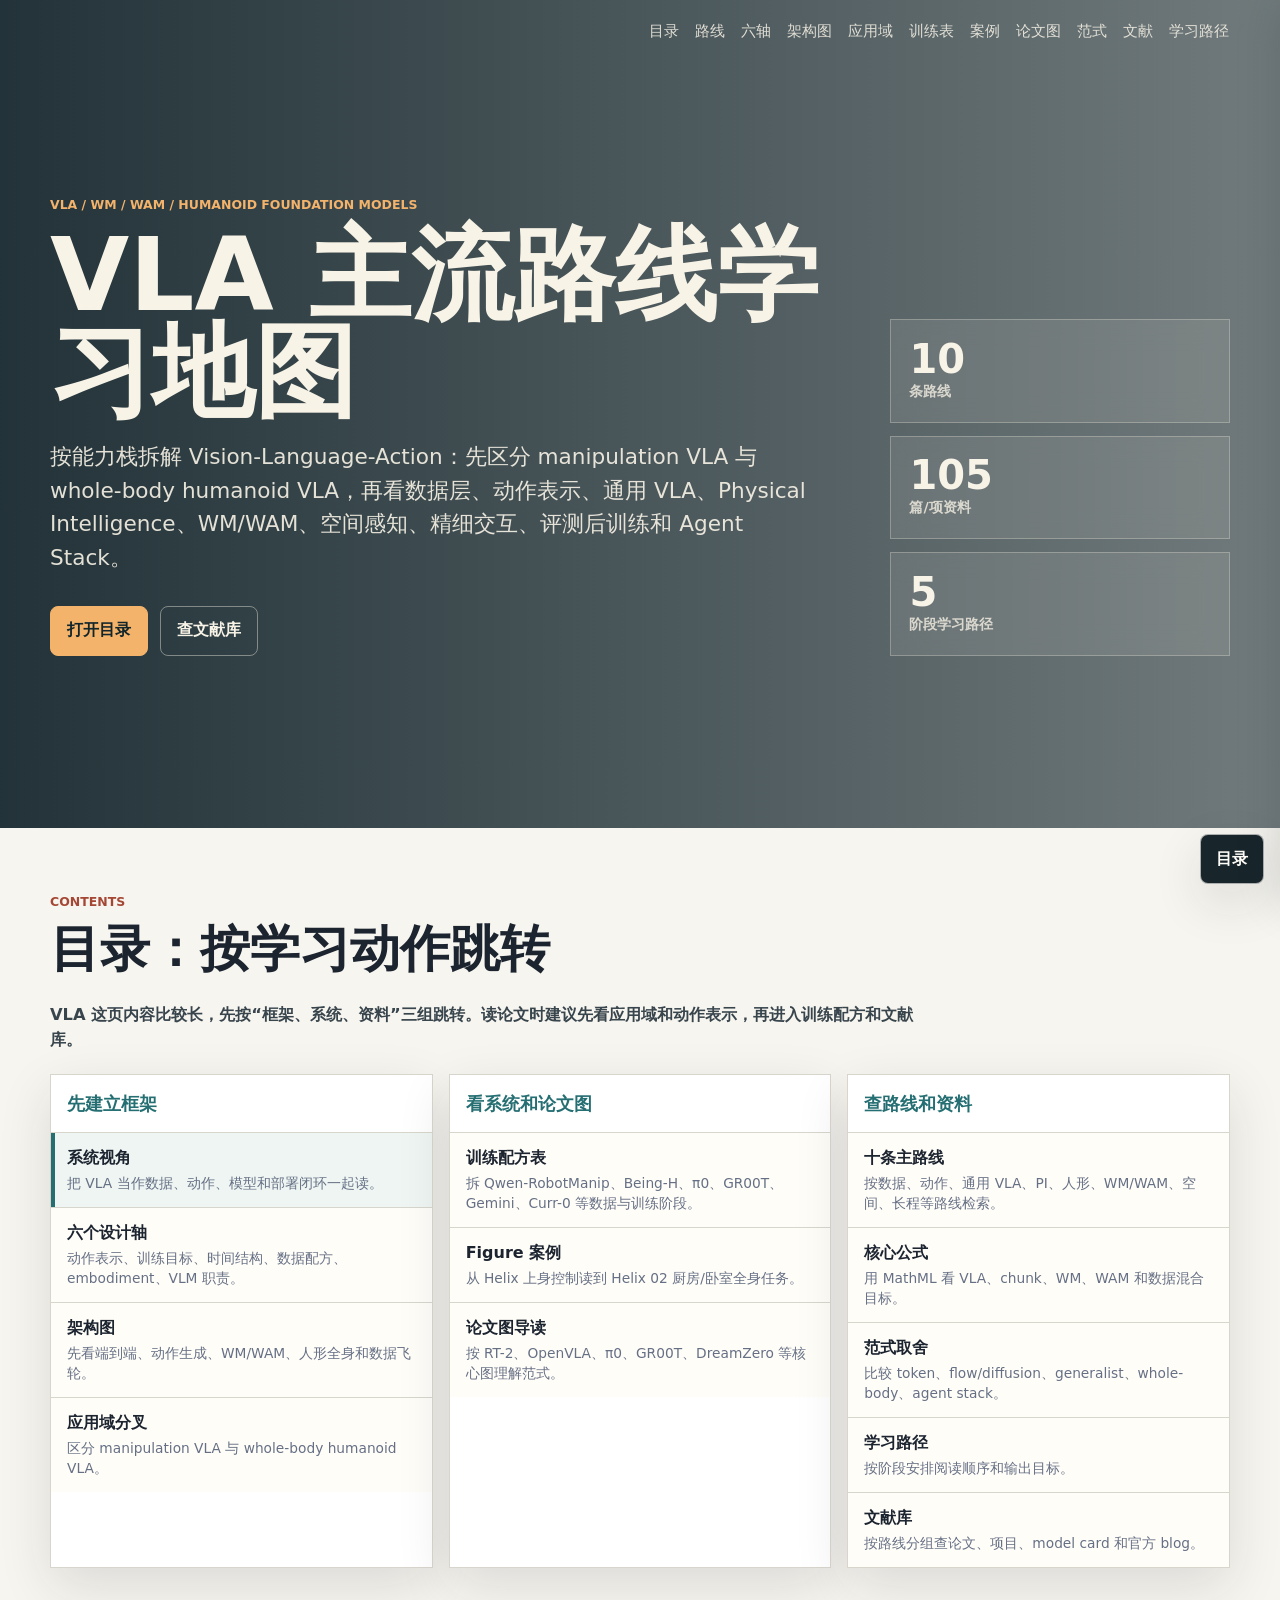
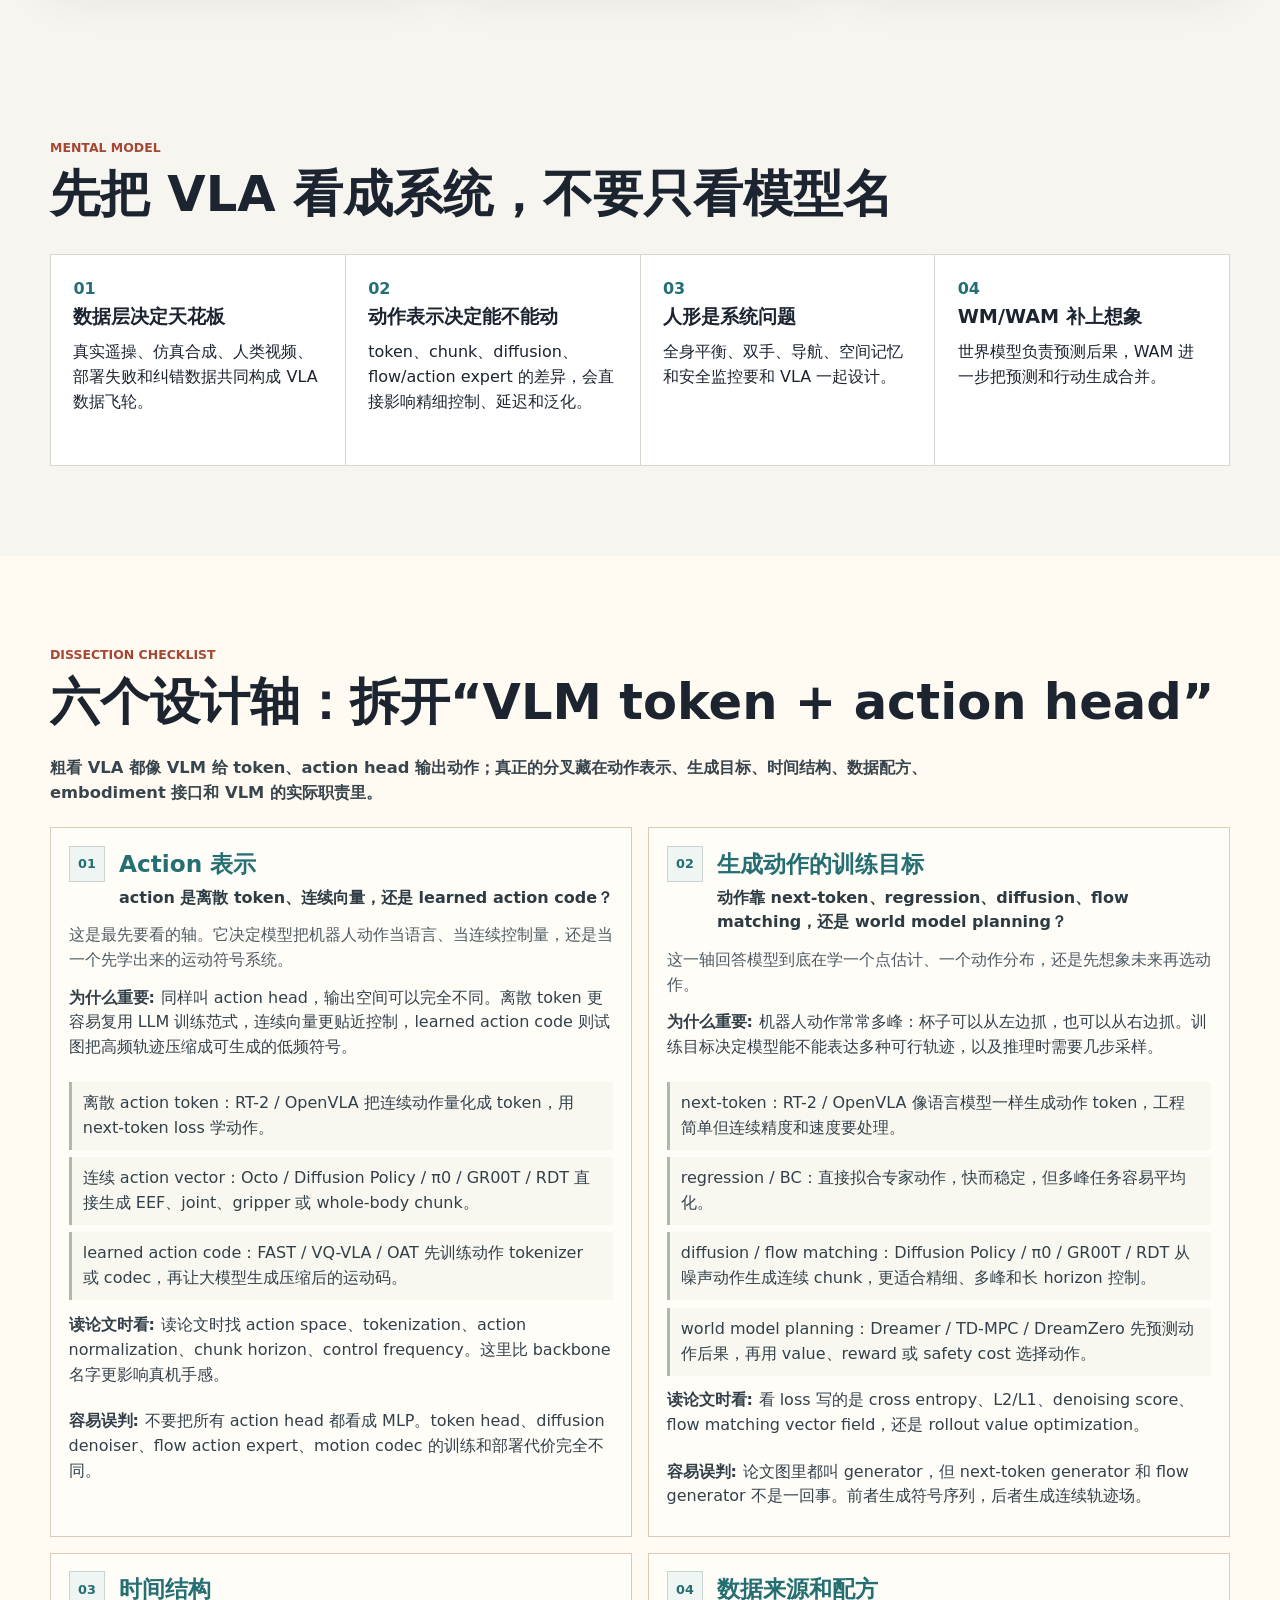
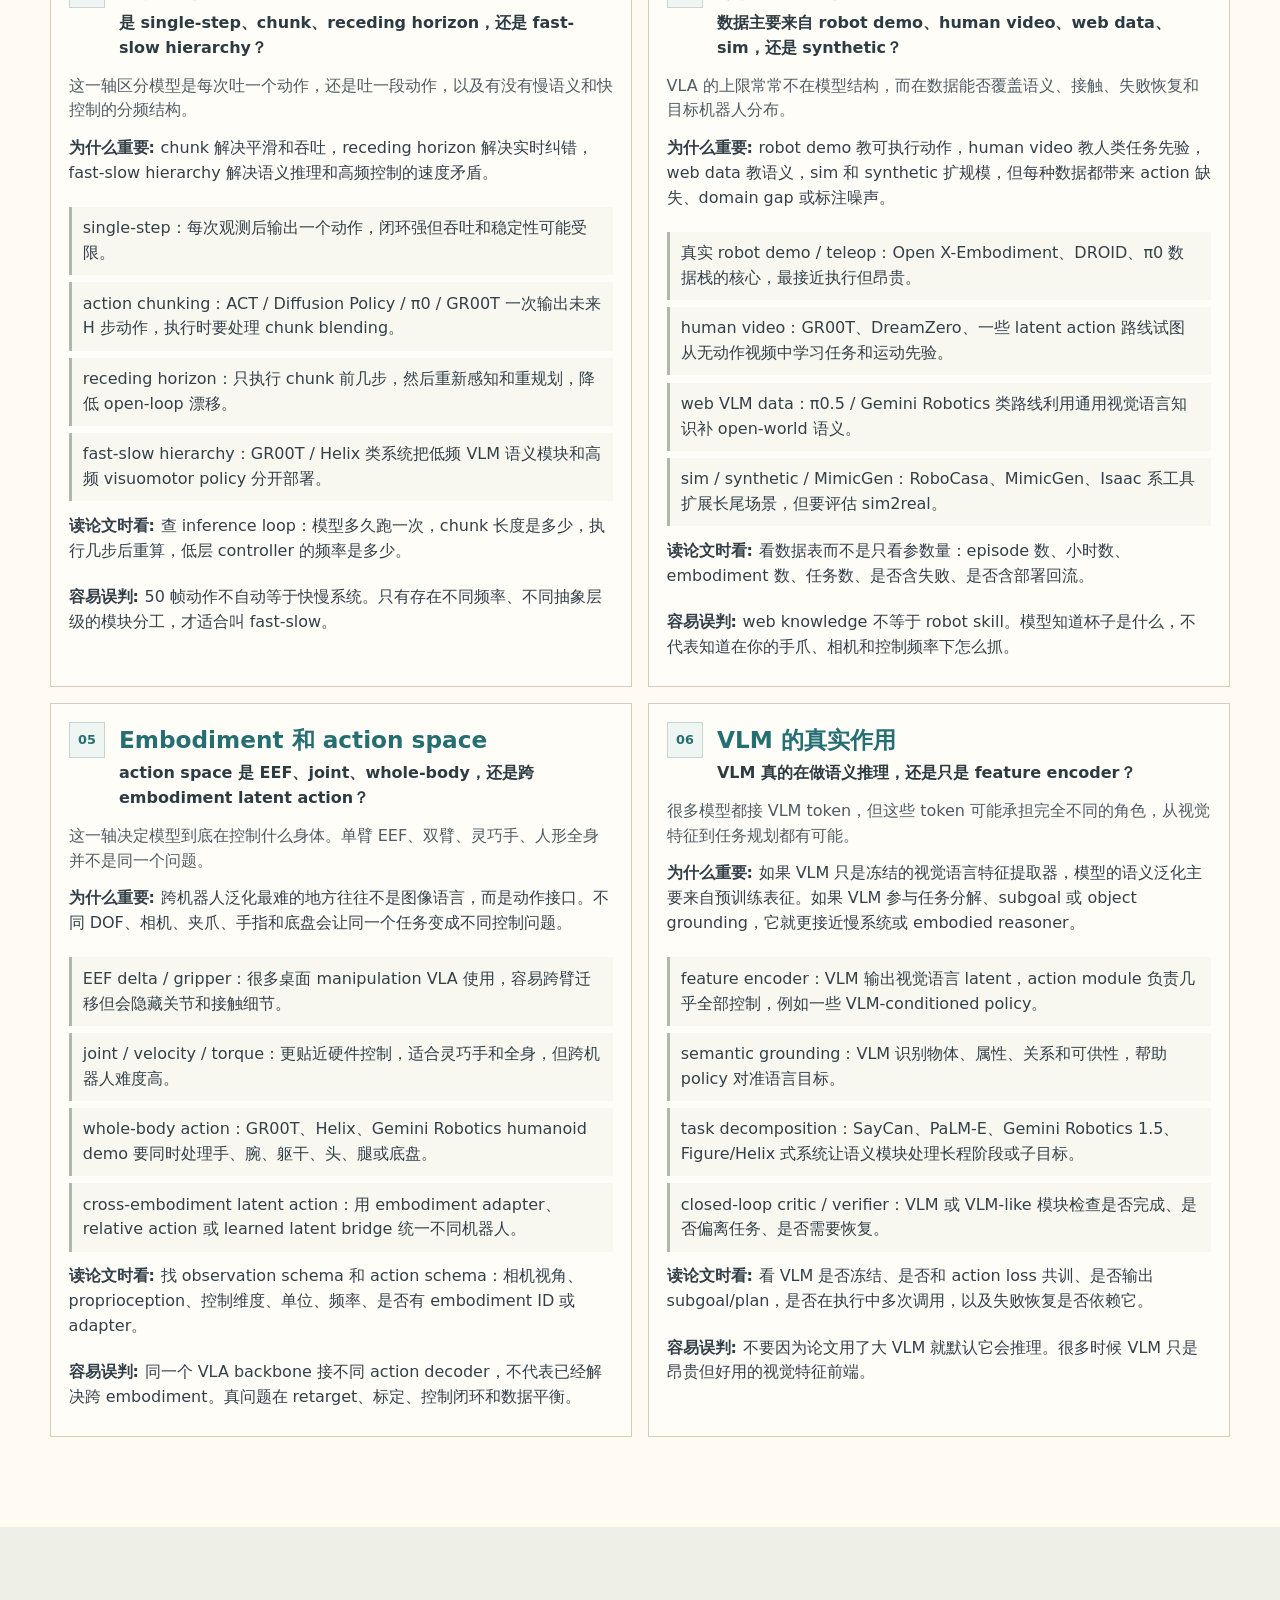
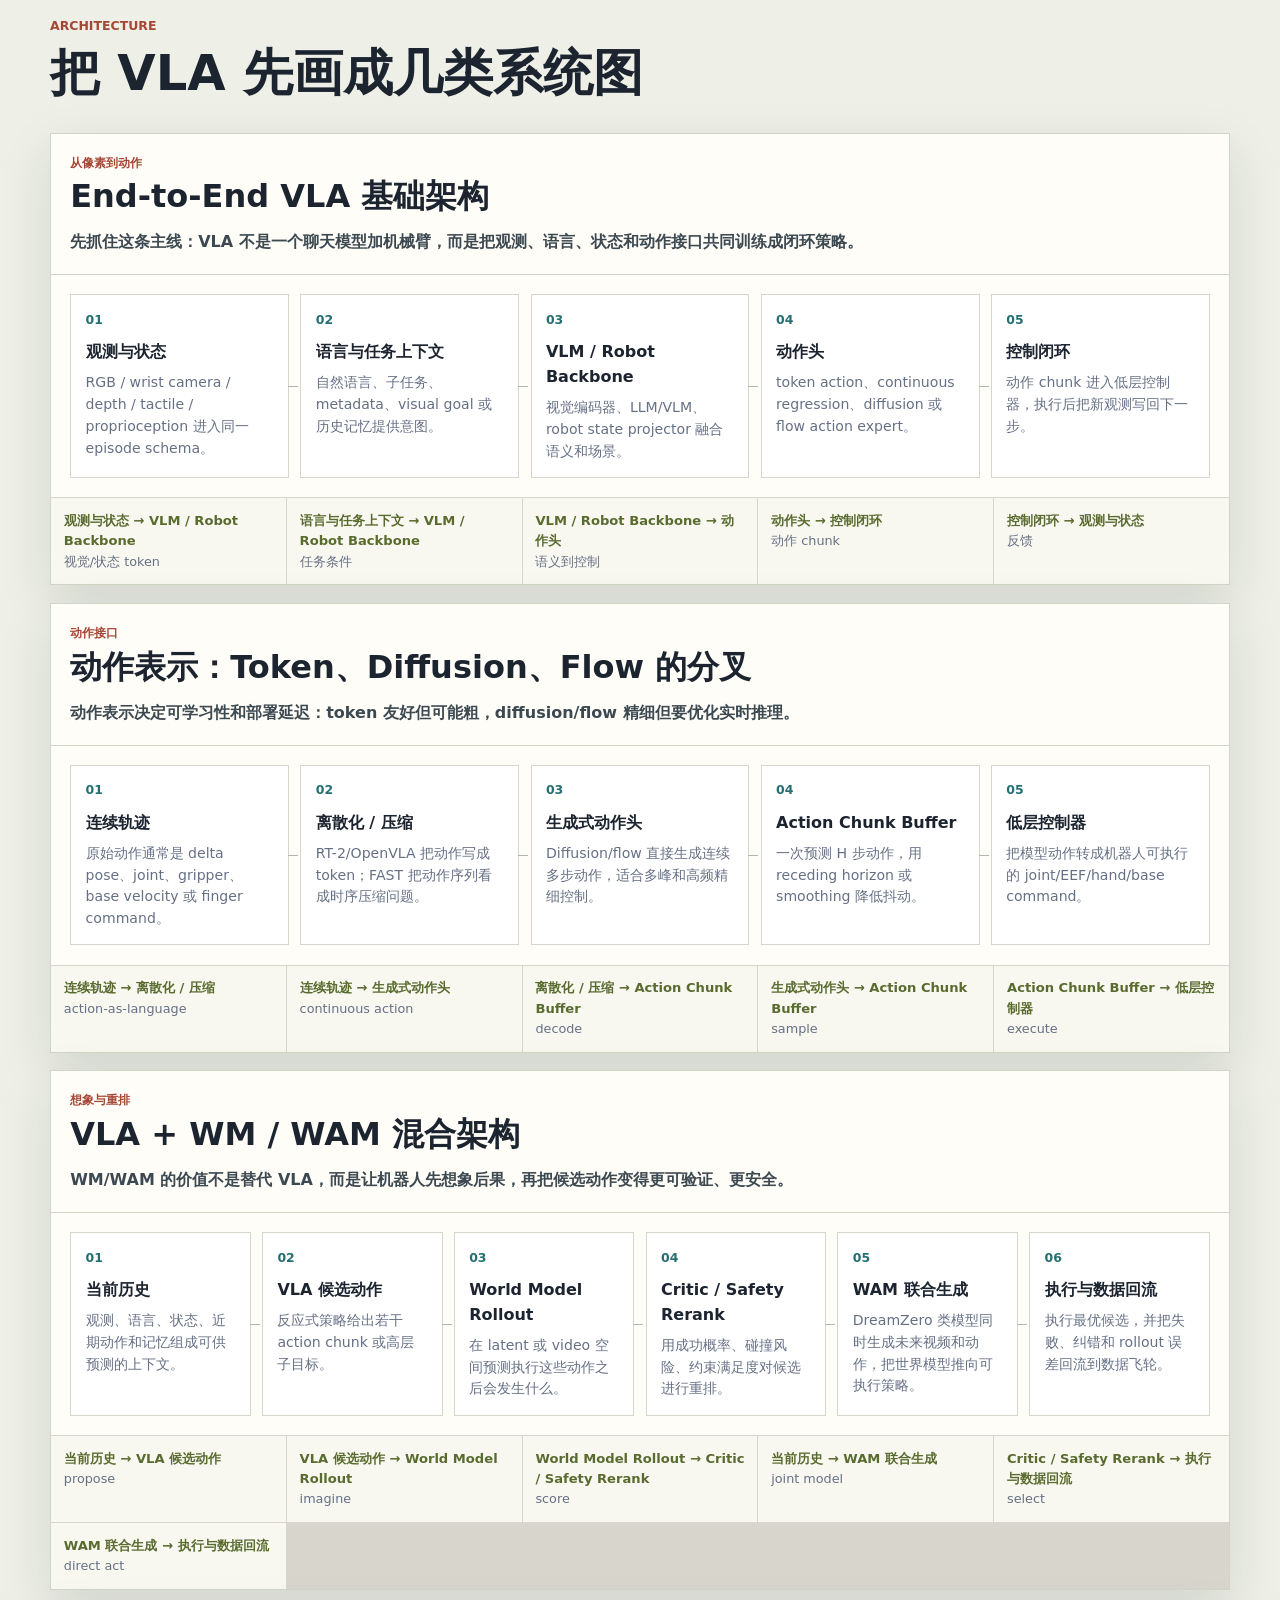
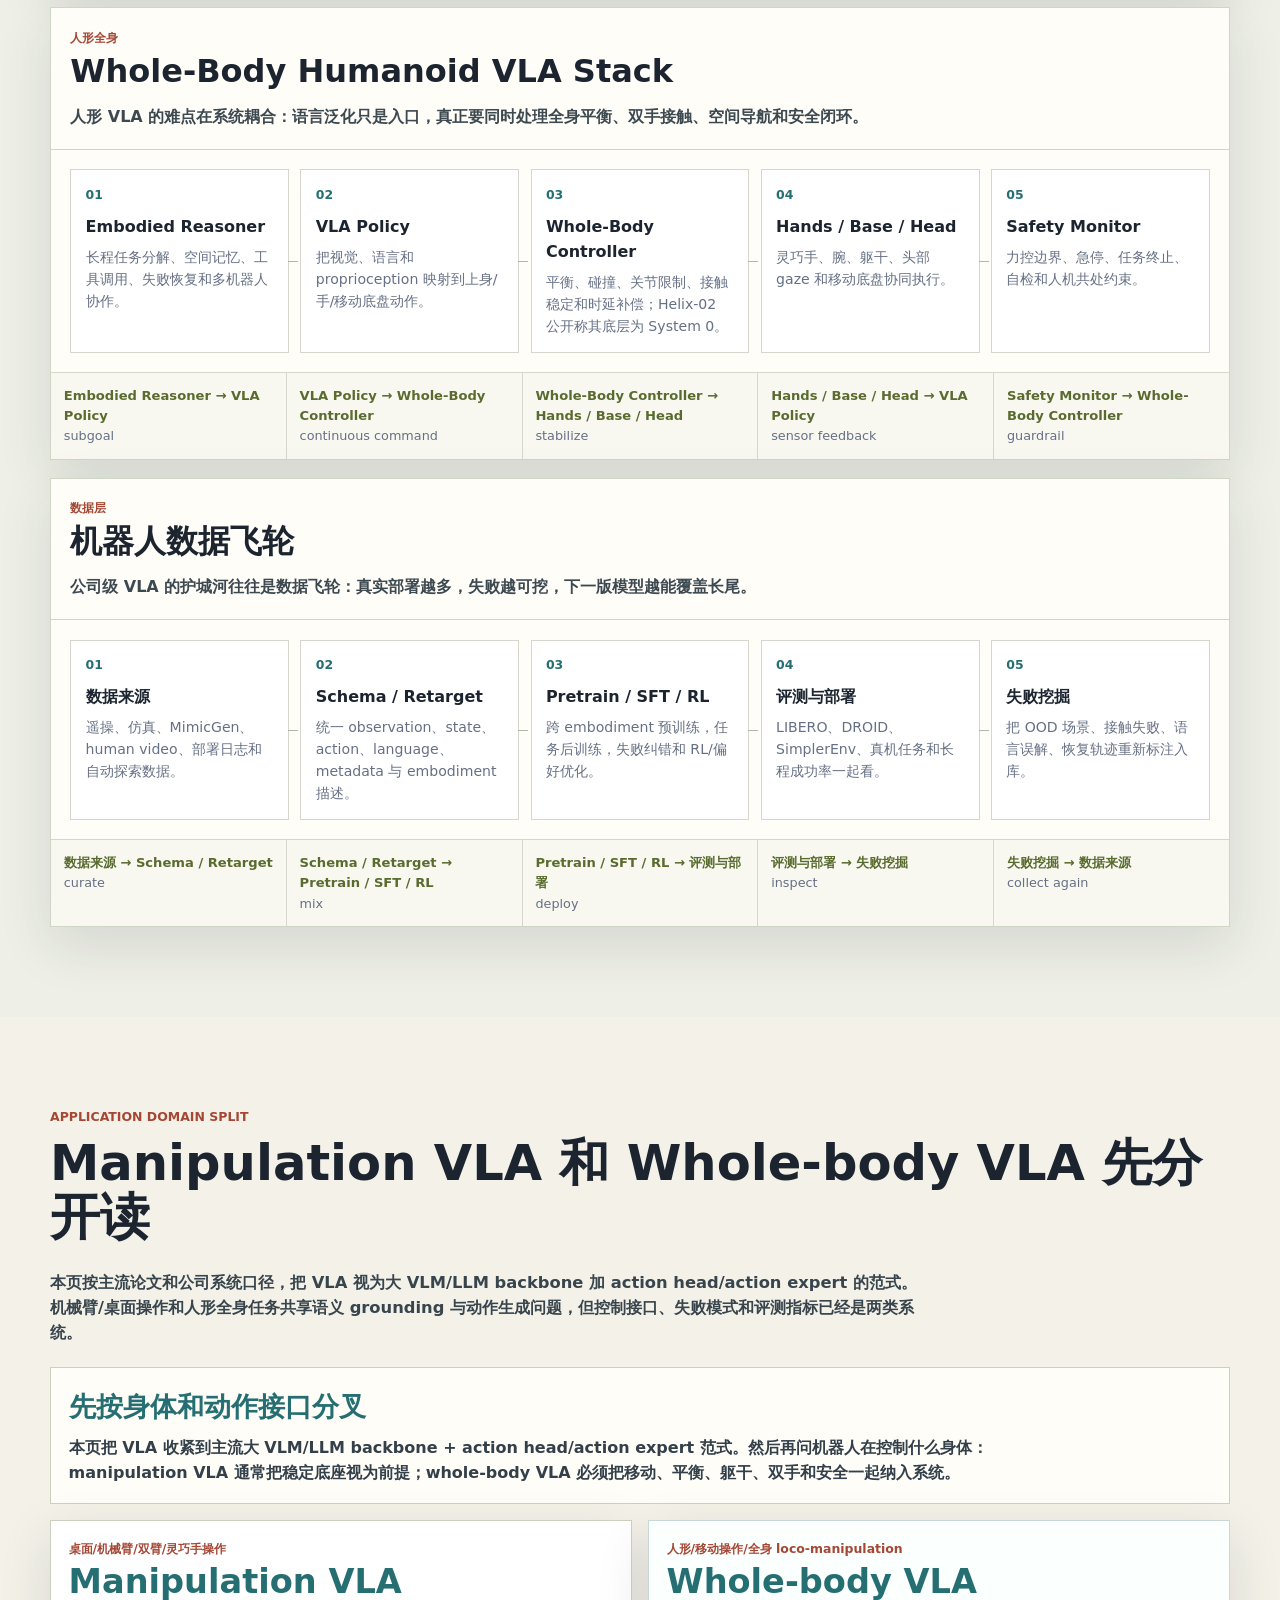
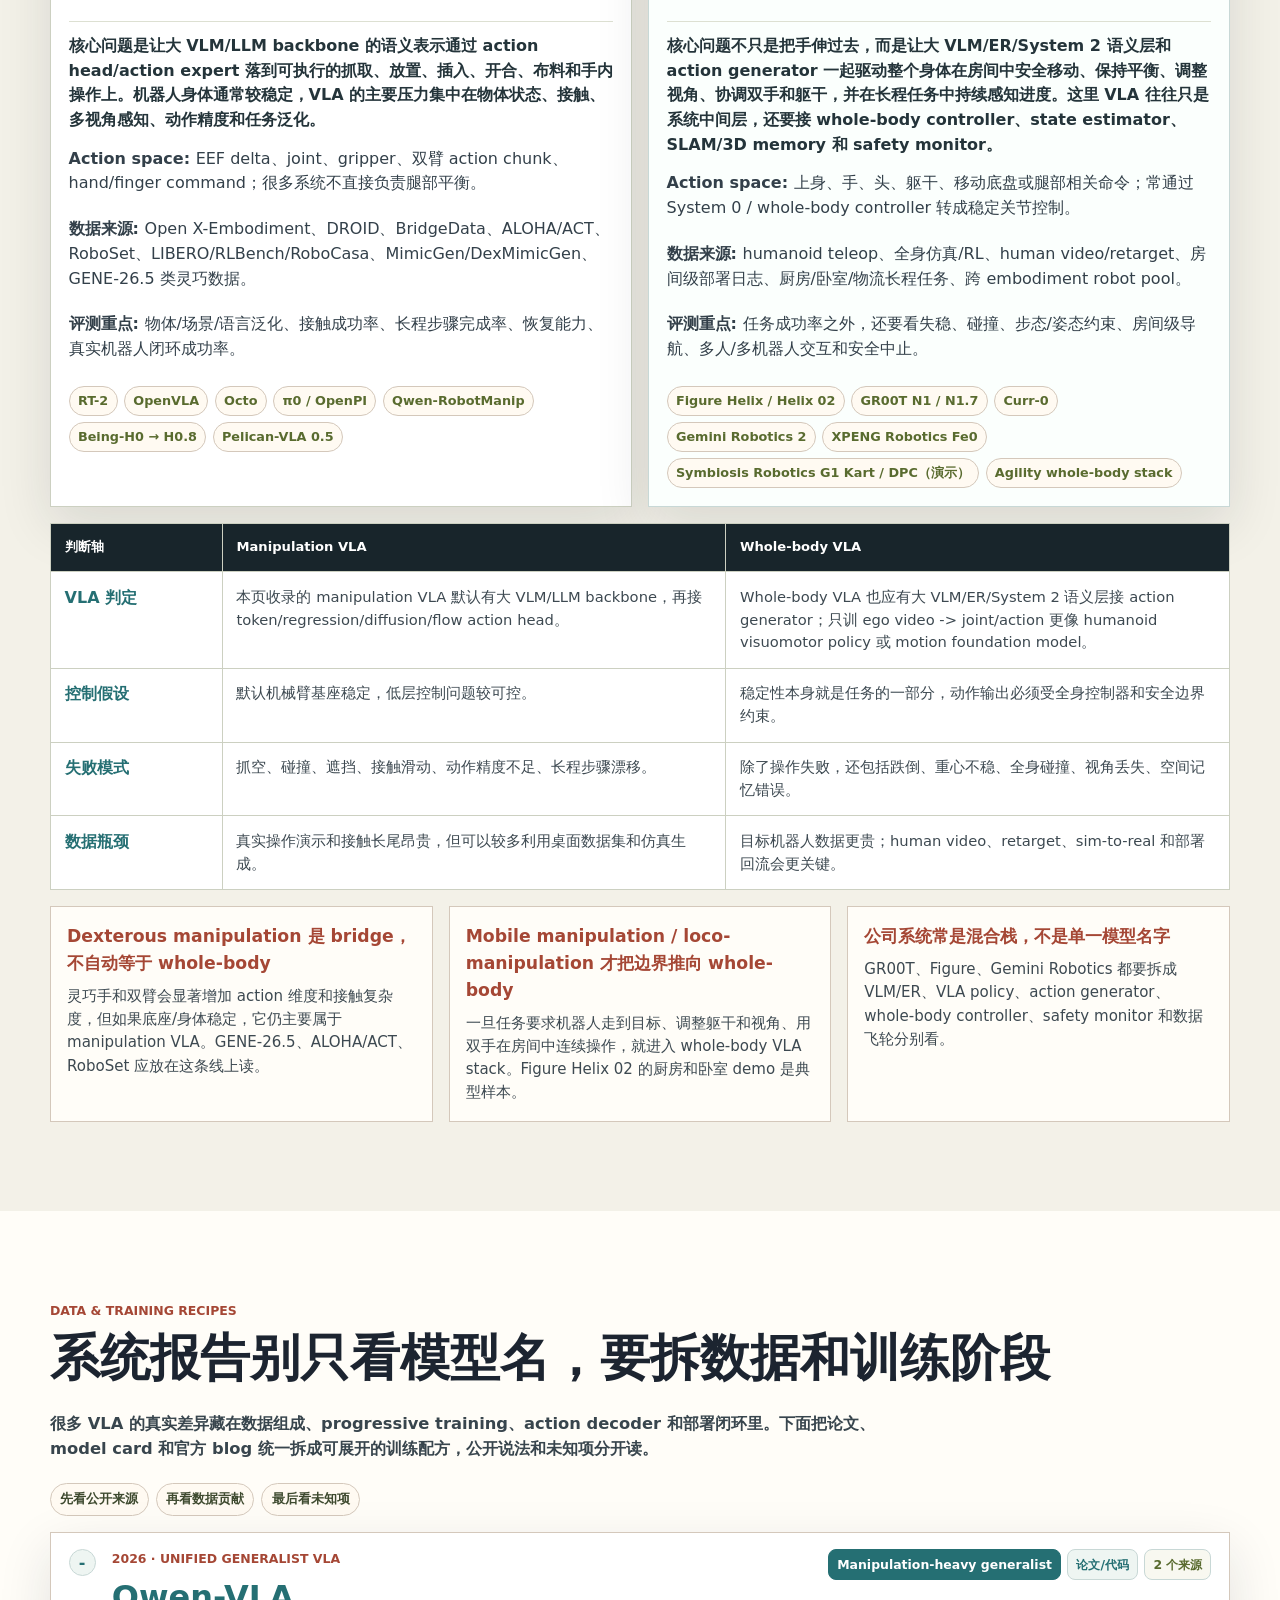
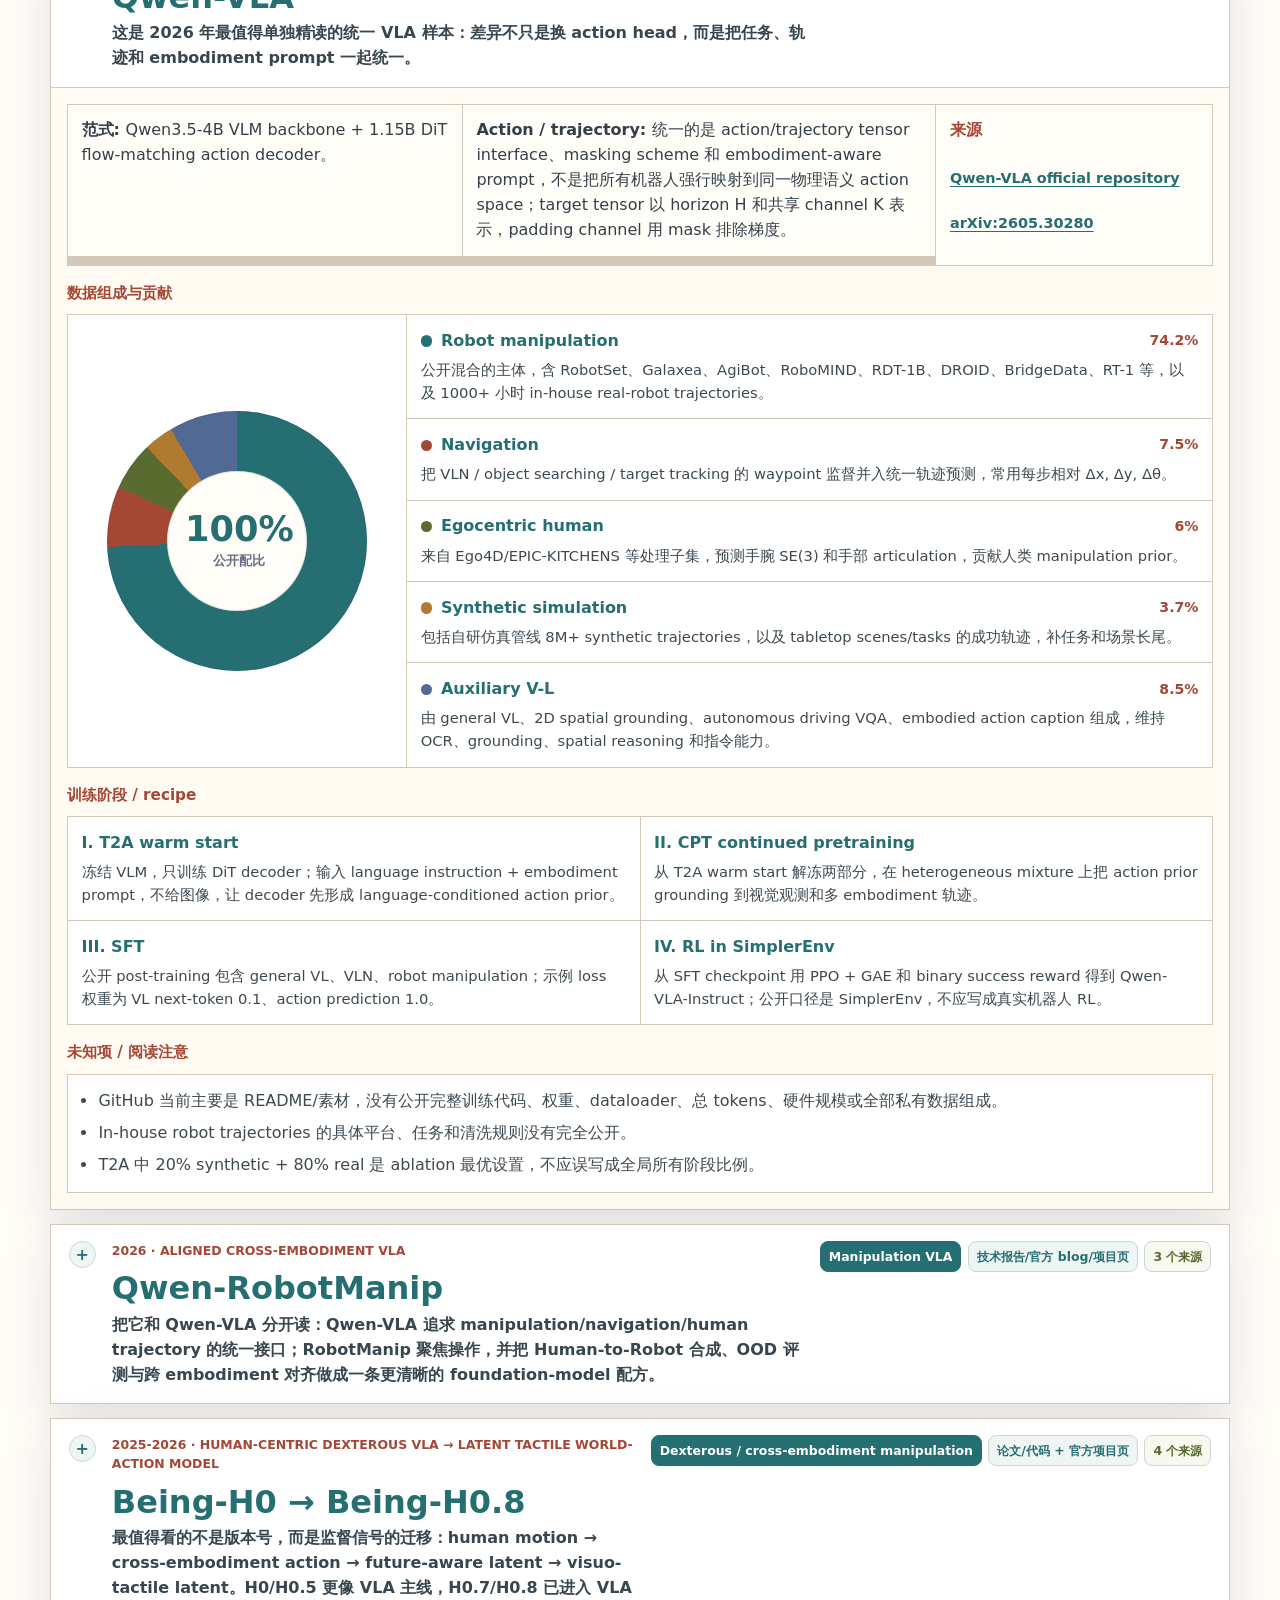
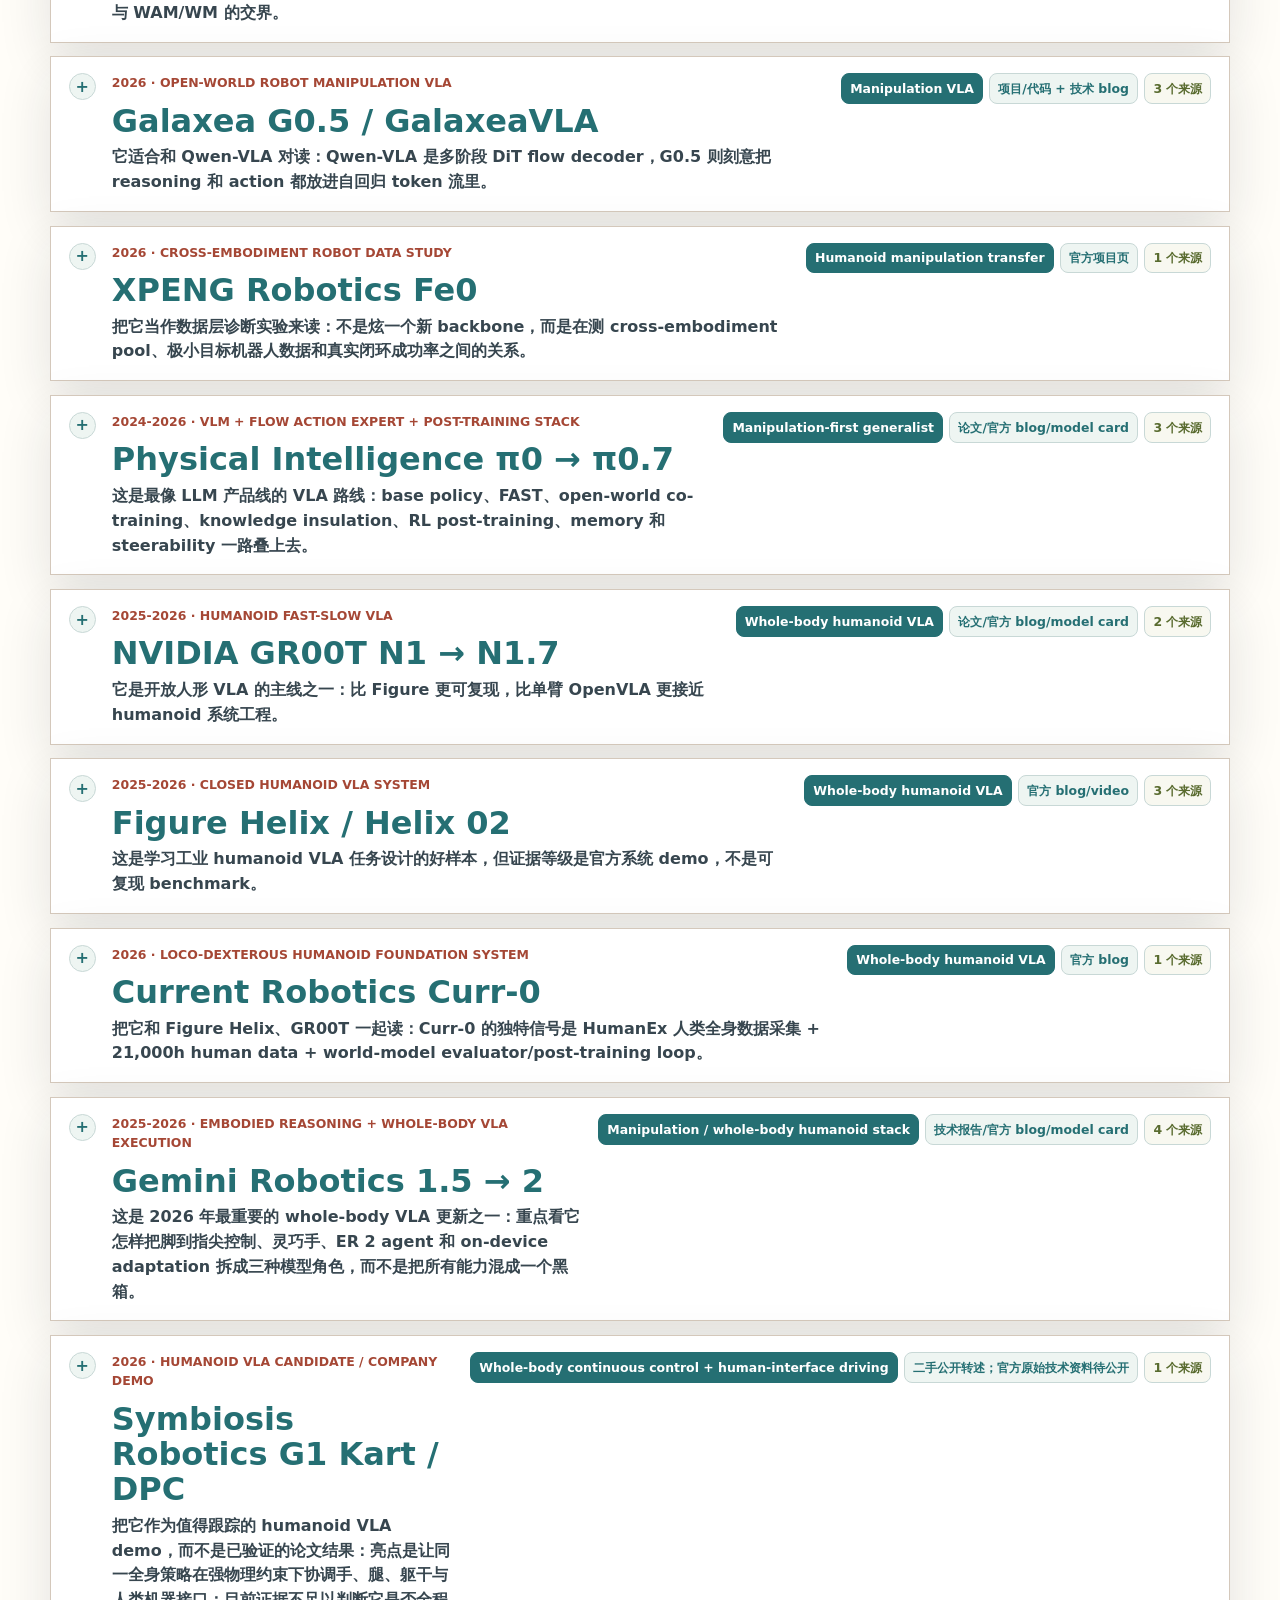
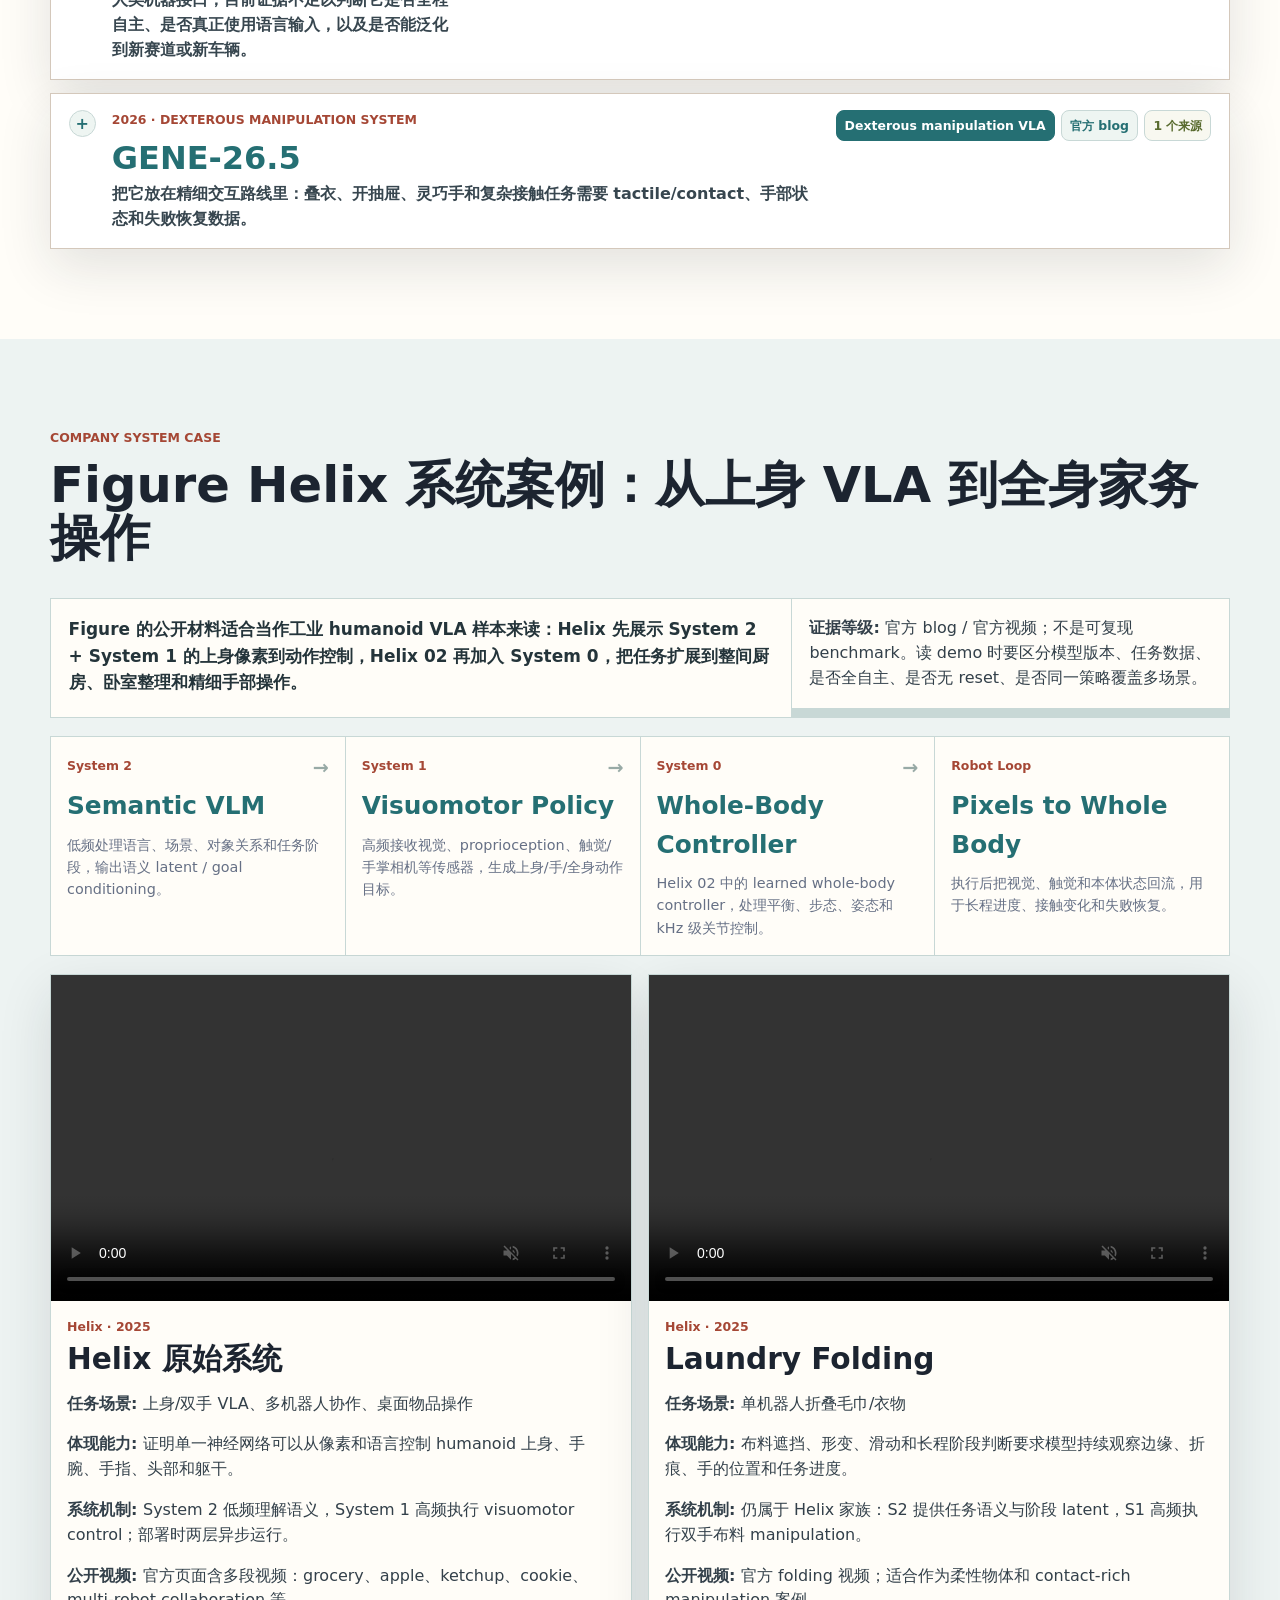
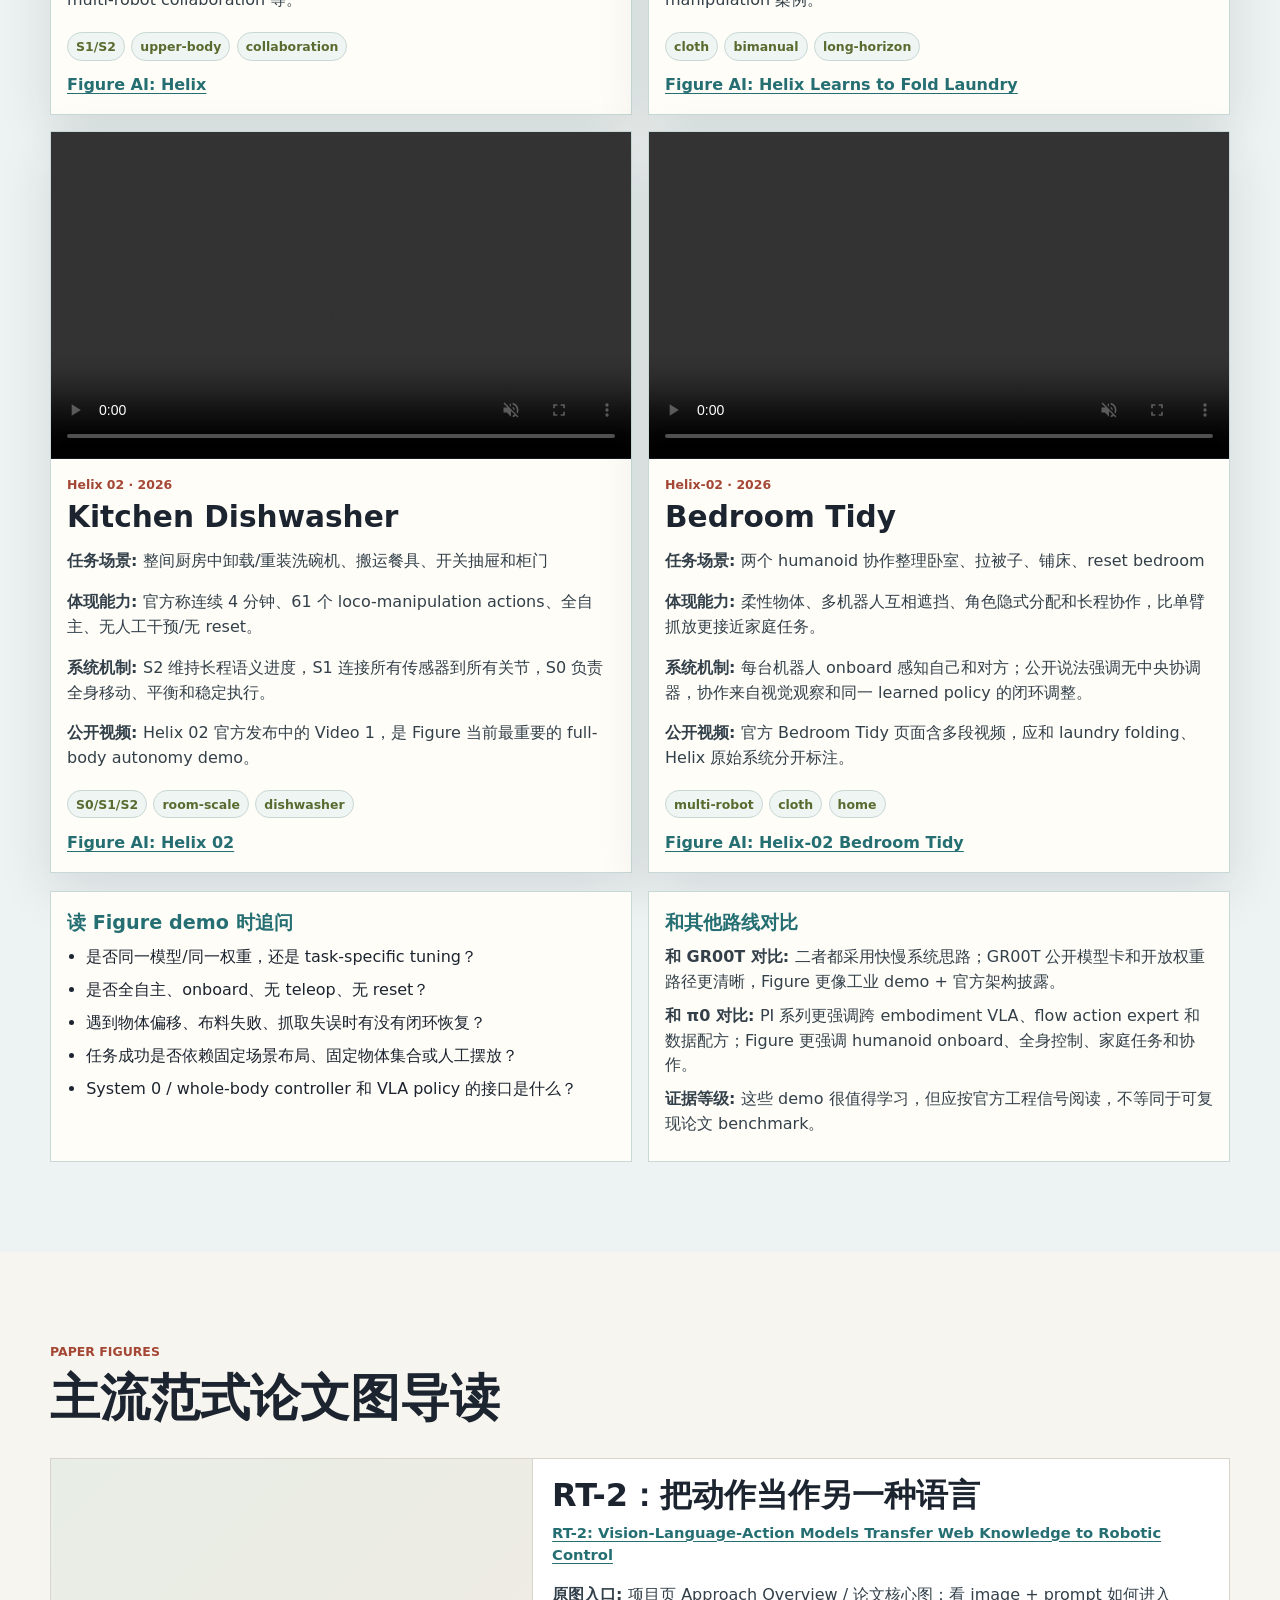
<file: vla-learning-map/index.html>
<!doctype html>
<html lang="zh-CN">
  <head>
    <meta charset="utf-8">
    <meta http-equiv="refresh" content="0; url=../VLA/">
    <meta name="viewport" content="width=device-width, initial-scale=1">
    <title>Redirecting to VLA</title>
    <link rel="canonical" href="../VLA/">
  </head>
  <body>
    <p>Redirecting to <a href="../VLA/">VLA 主流路线学习地图</a>.</p>
  </body>
</html>
</file>
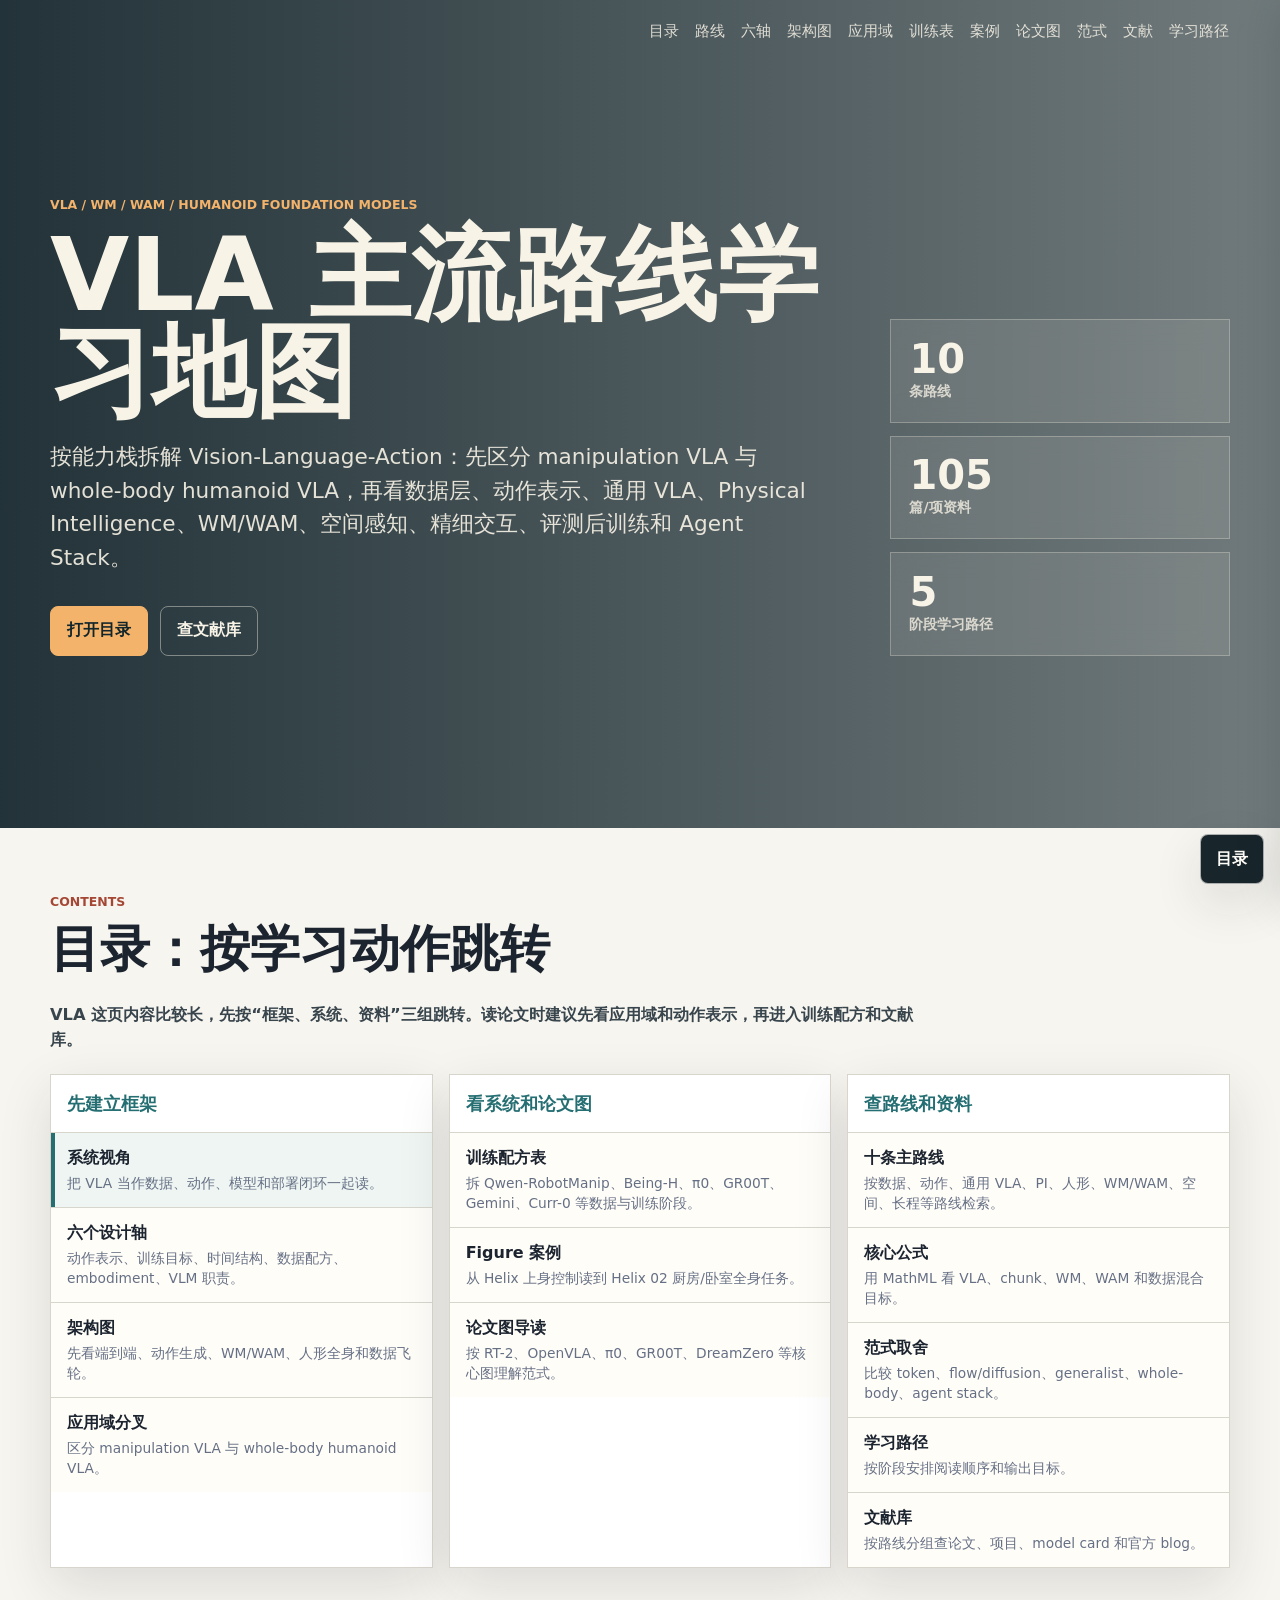
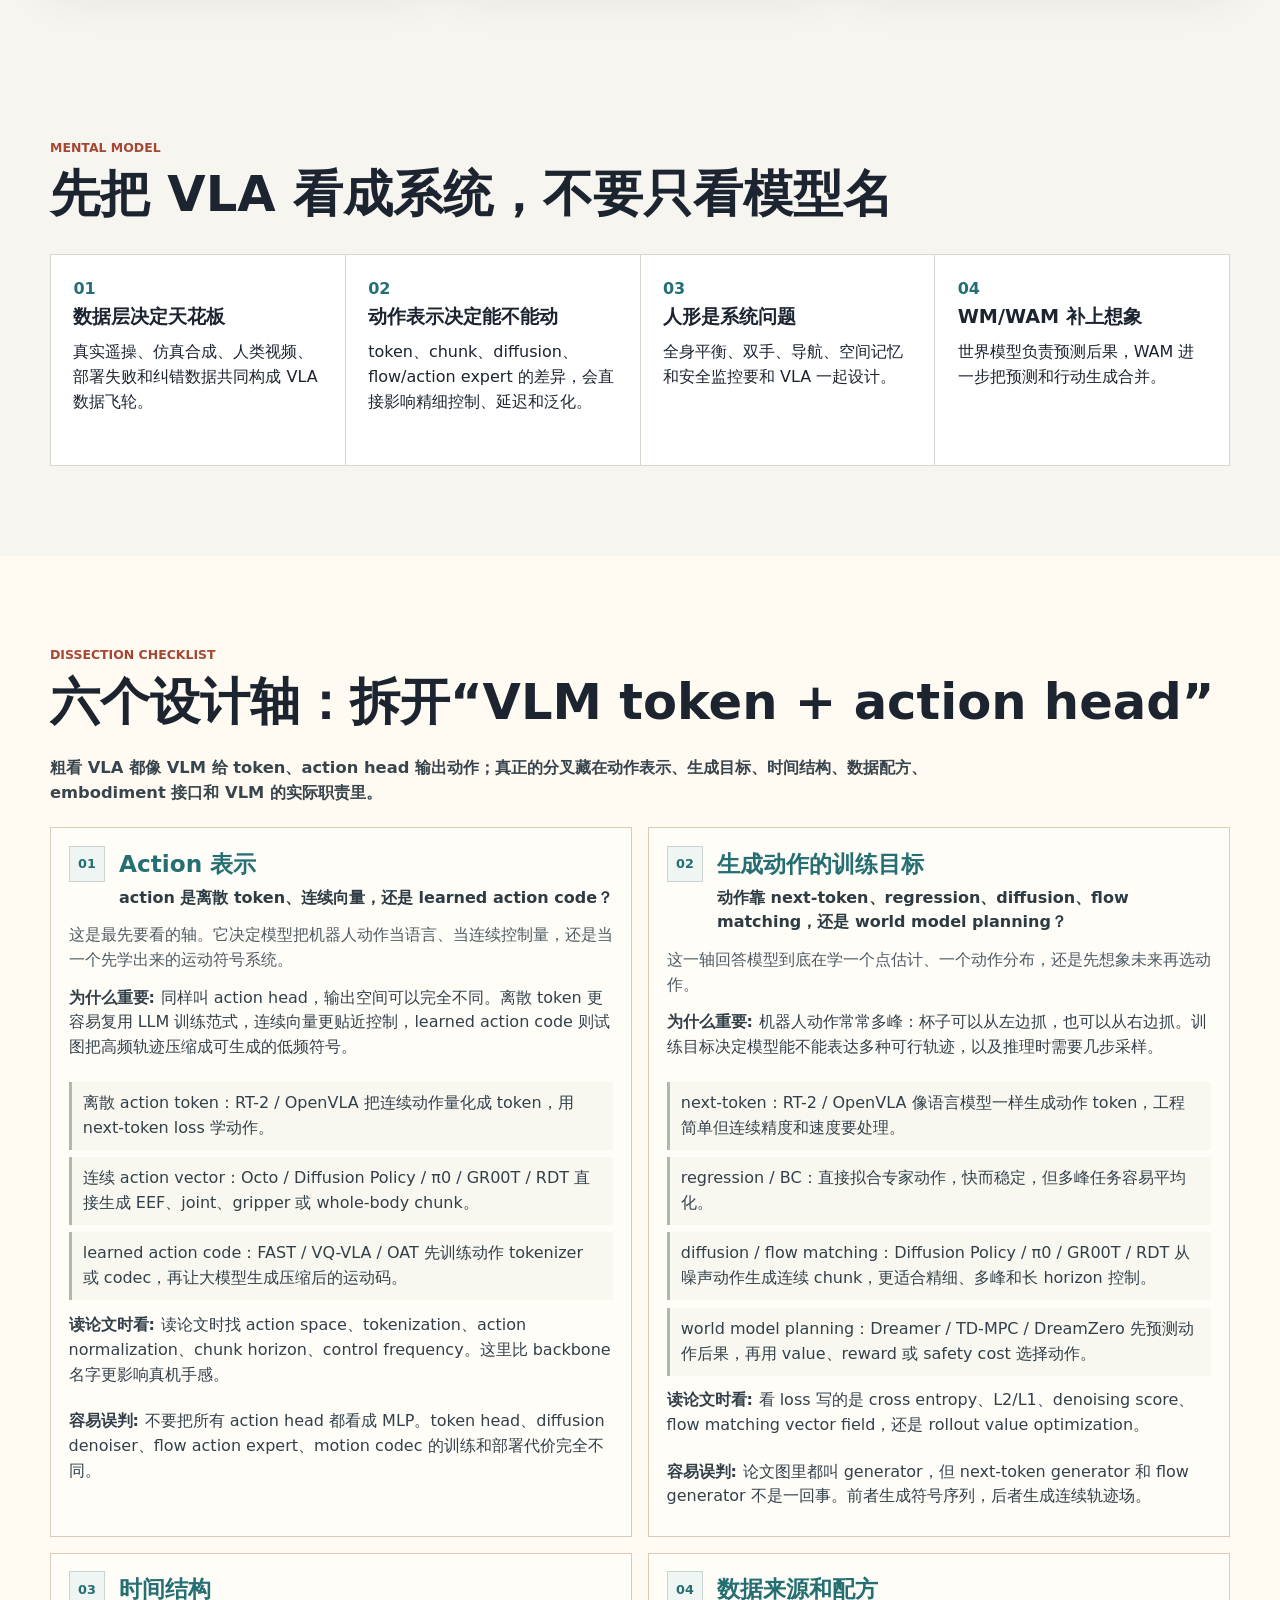
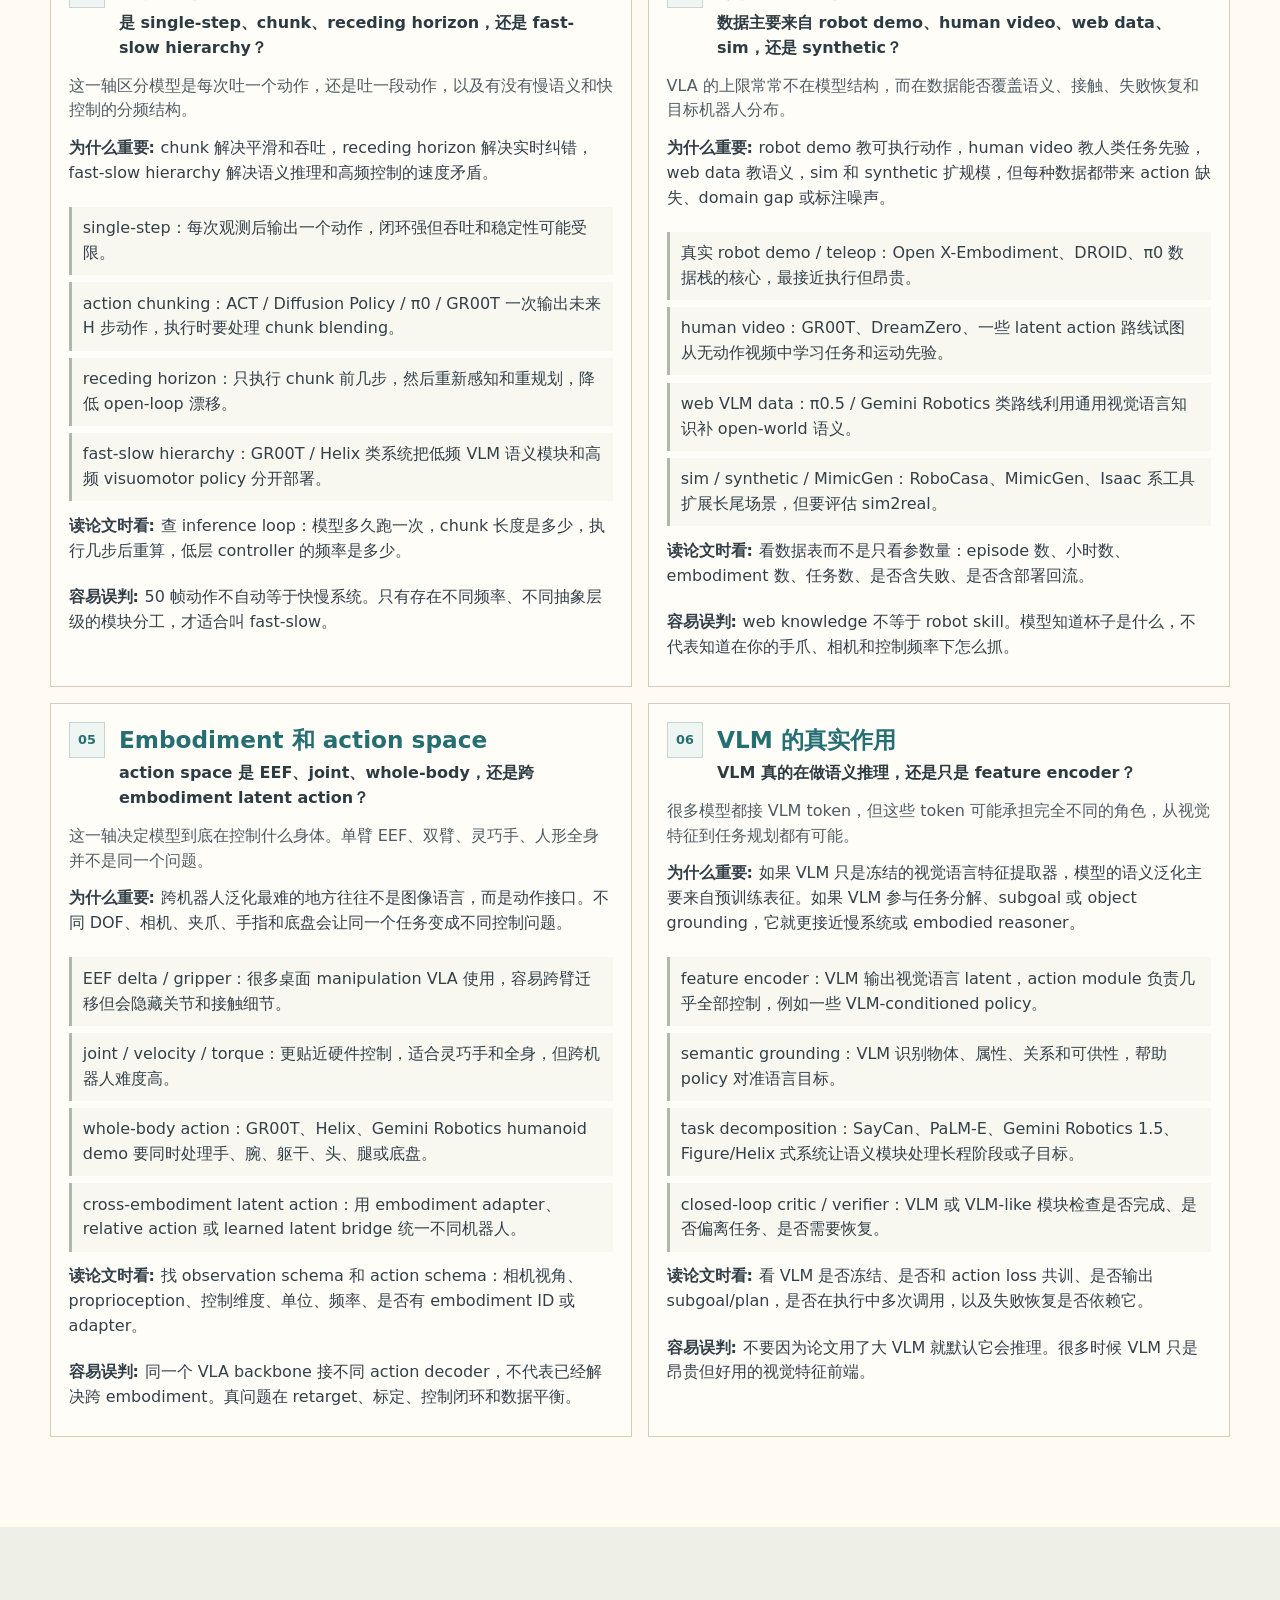
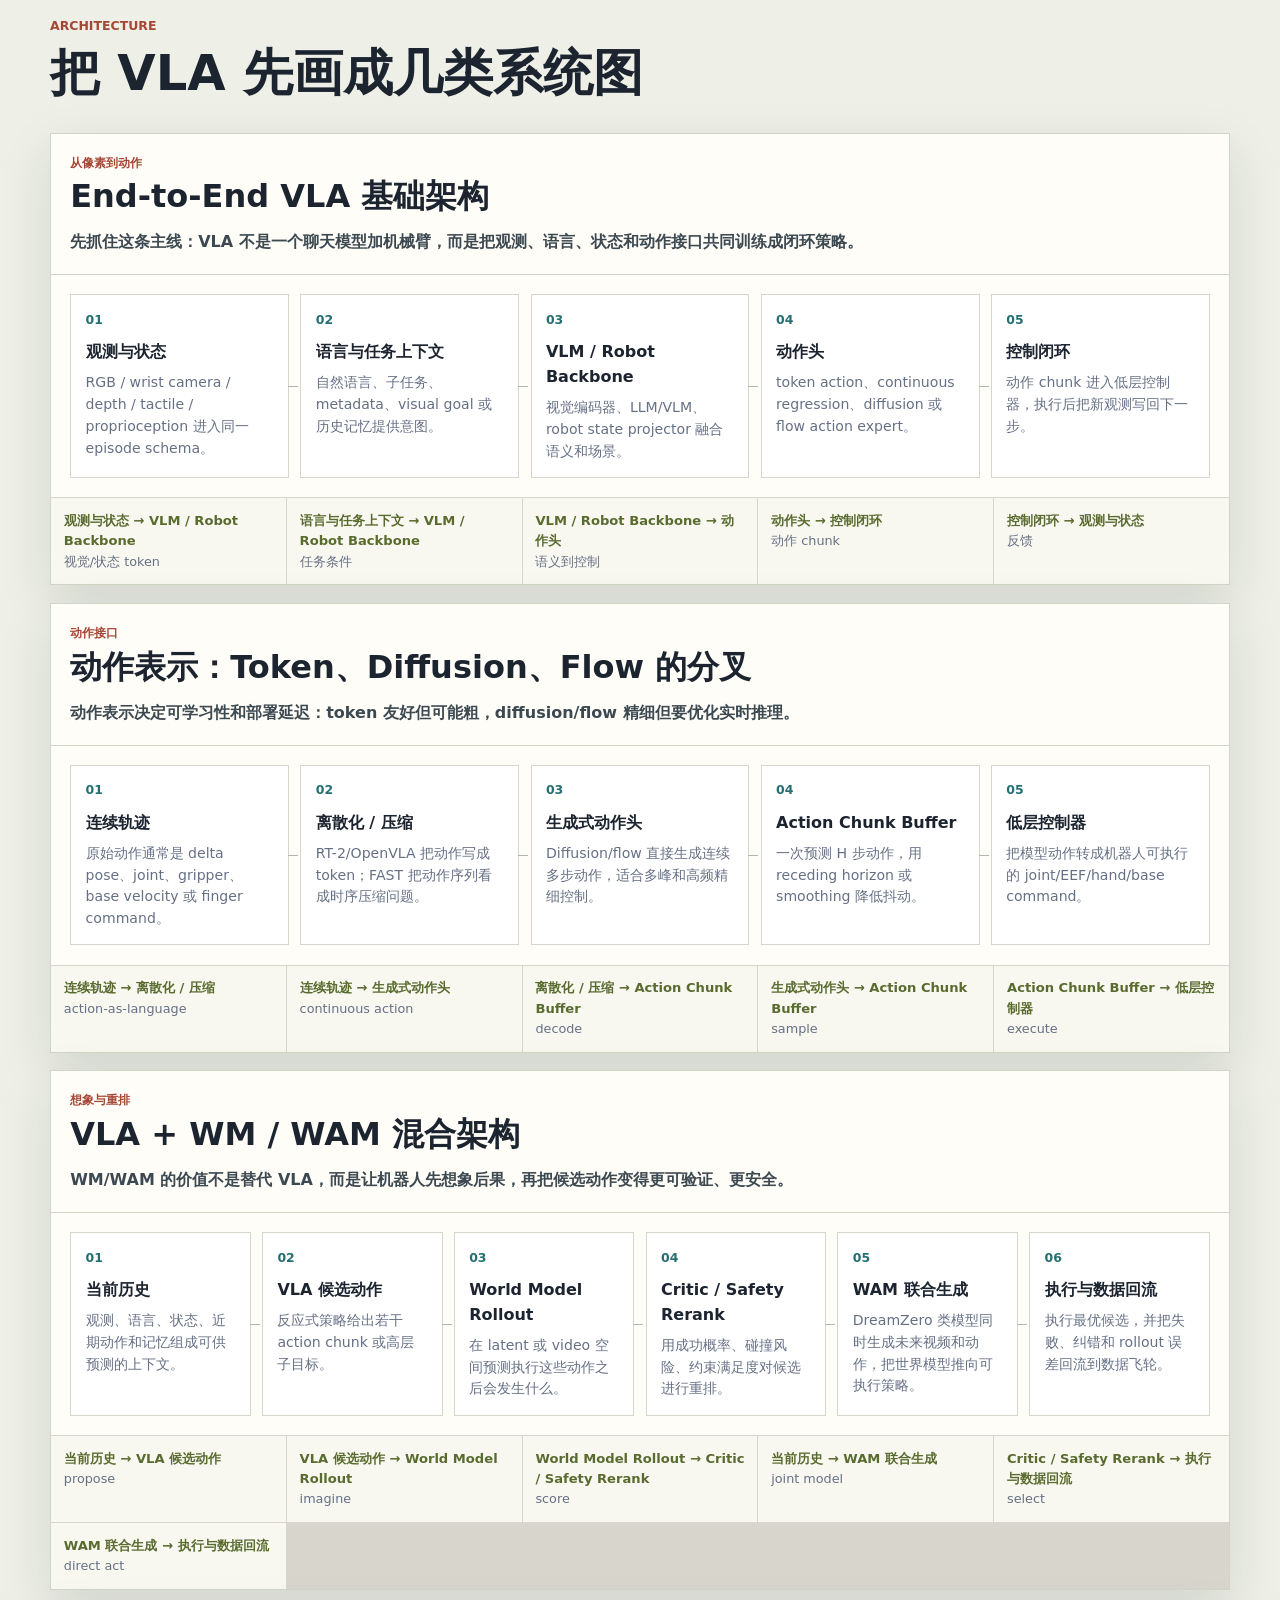
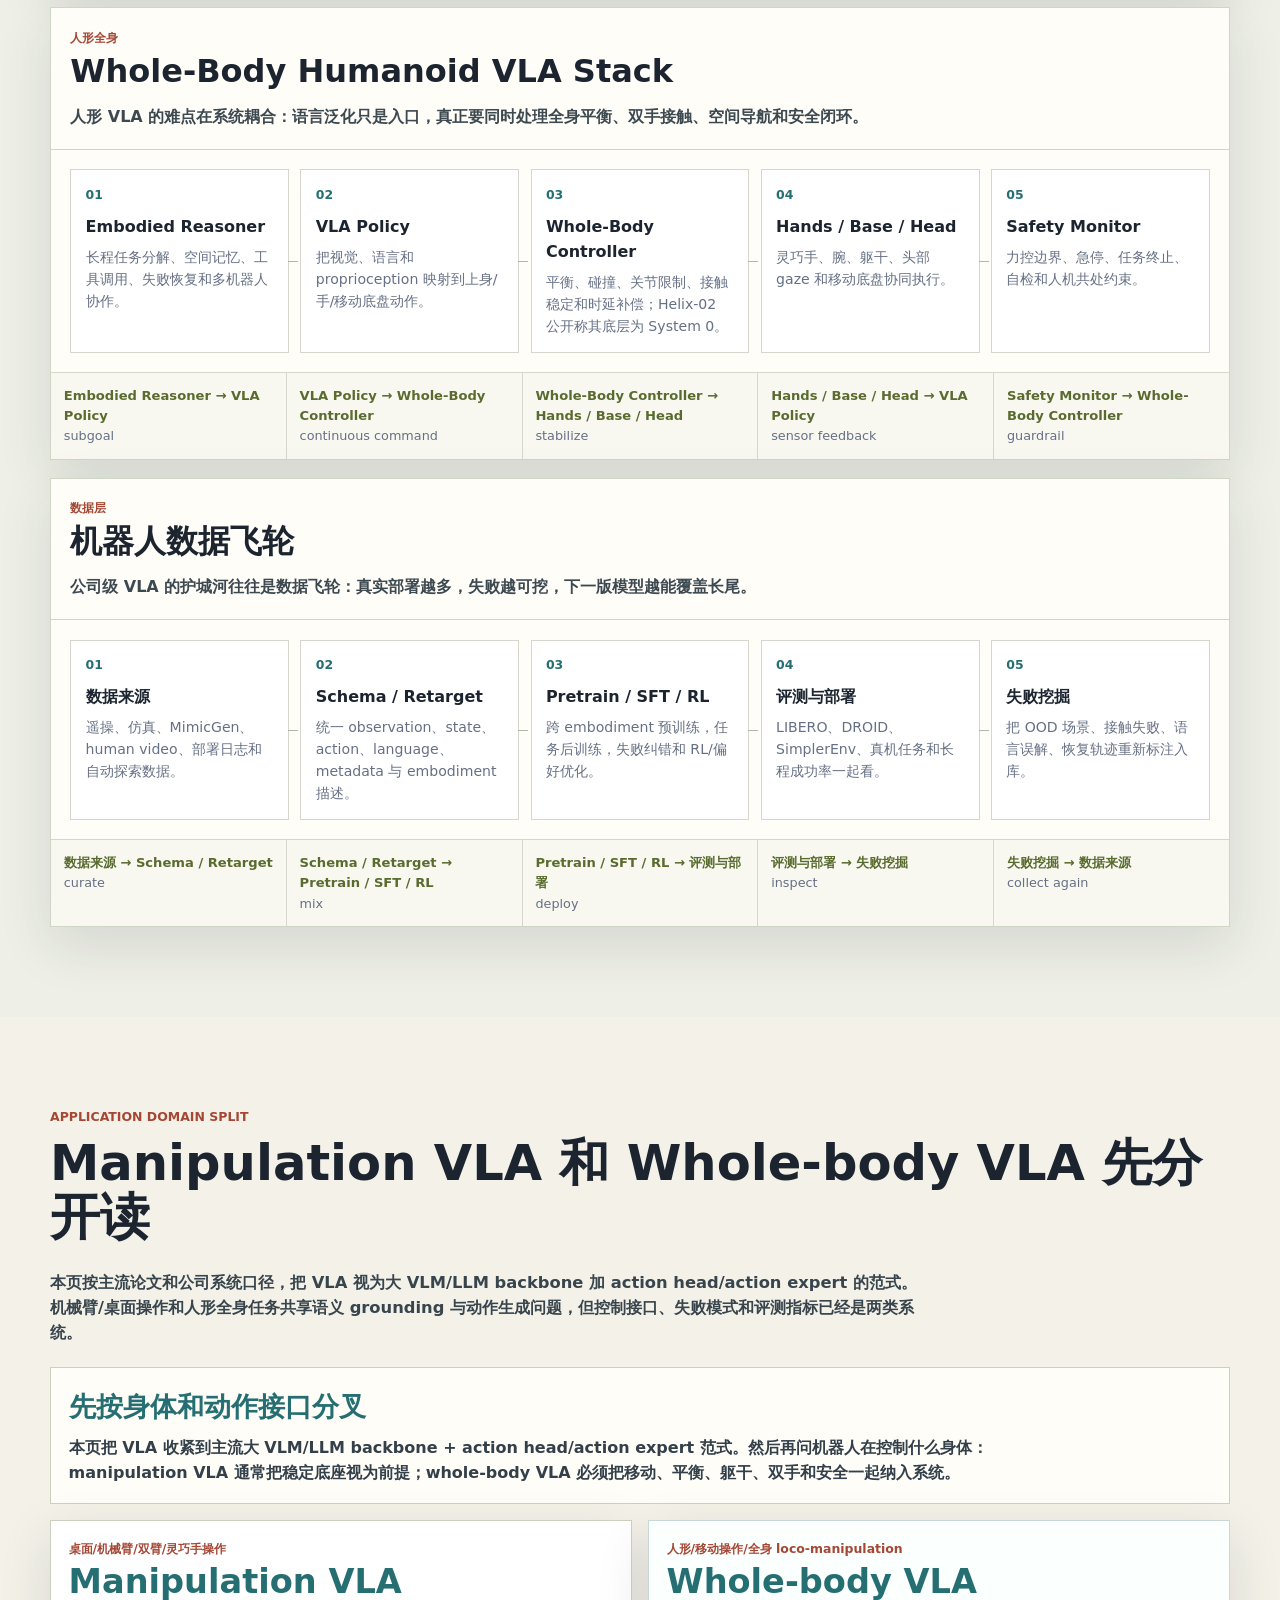
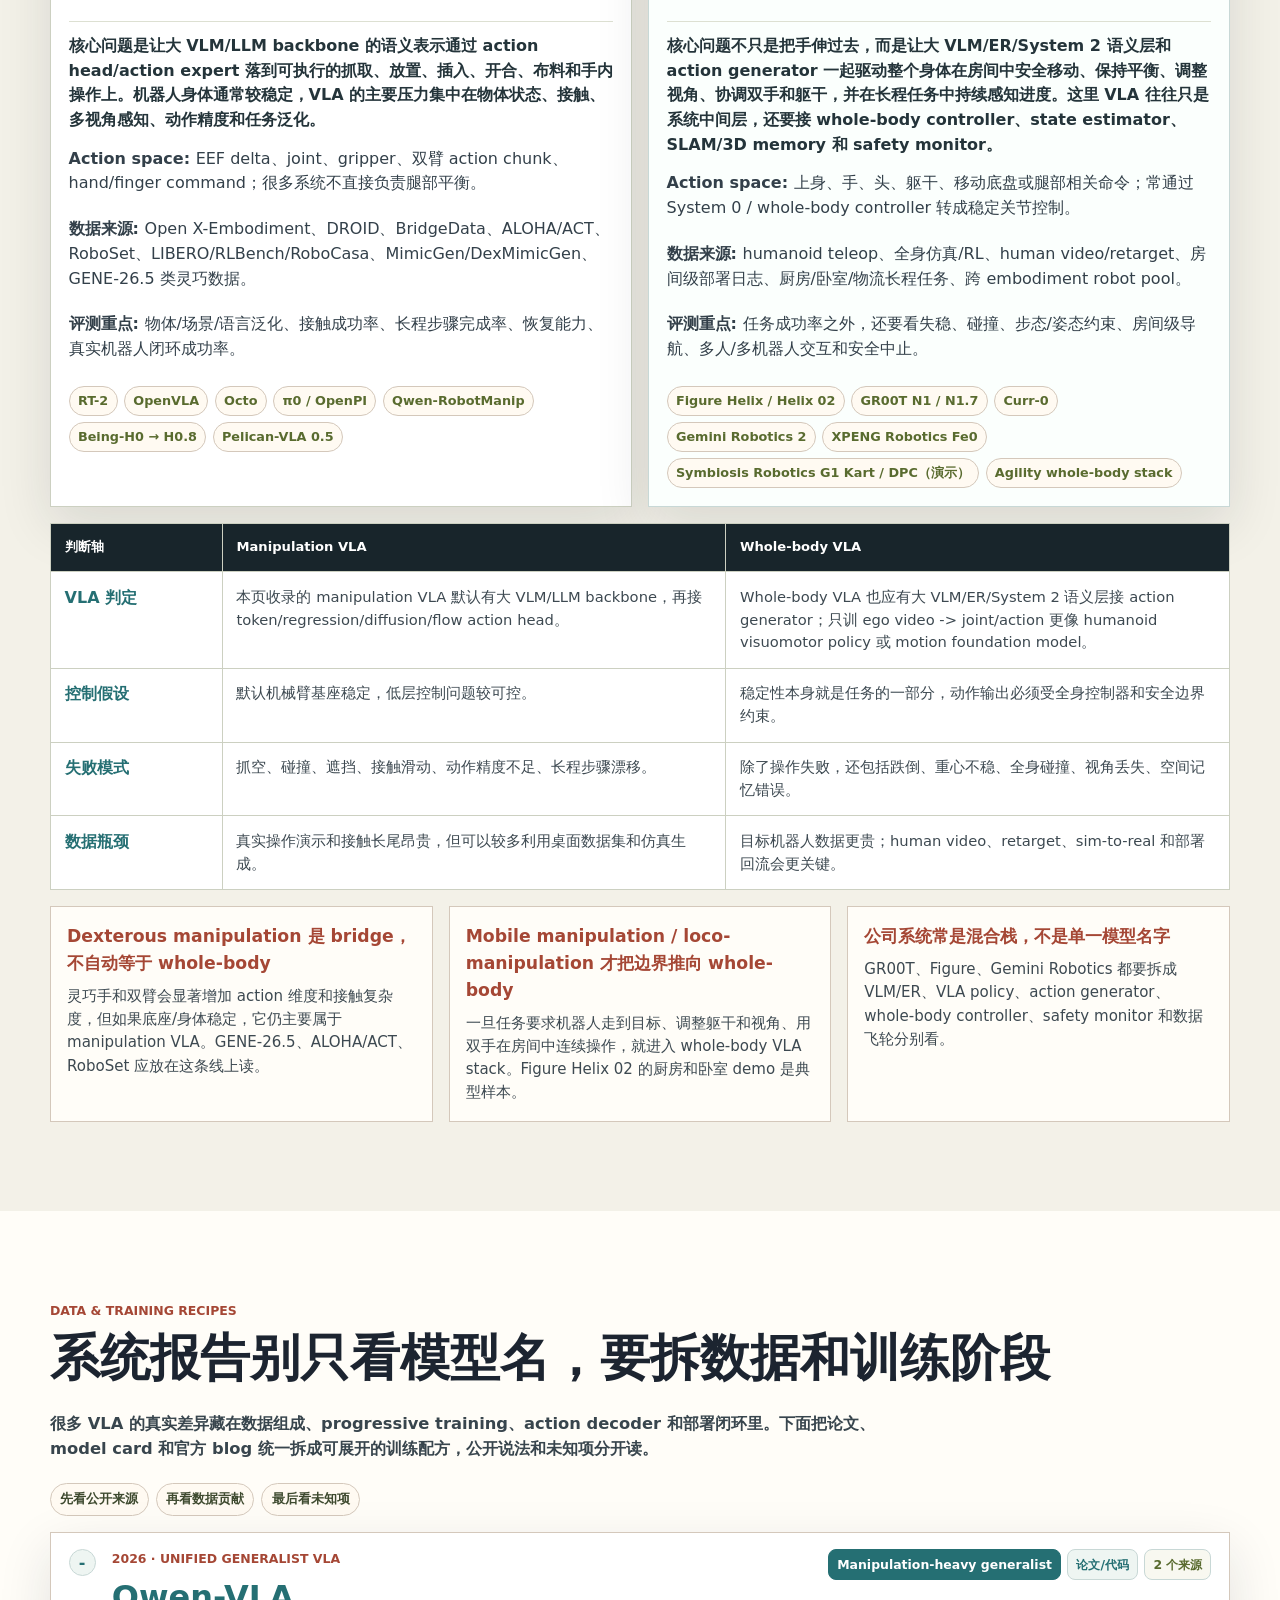
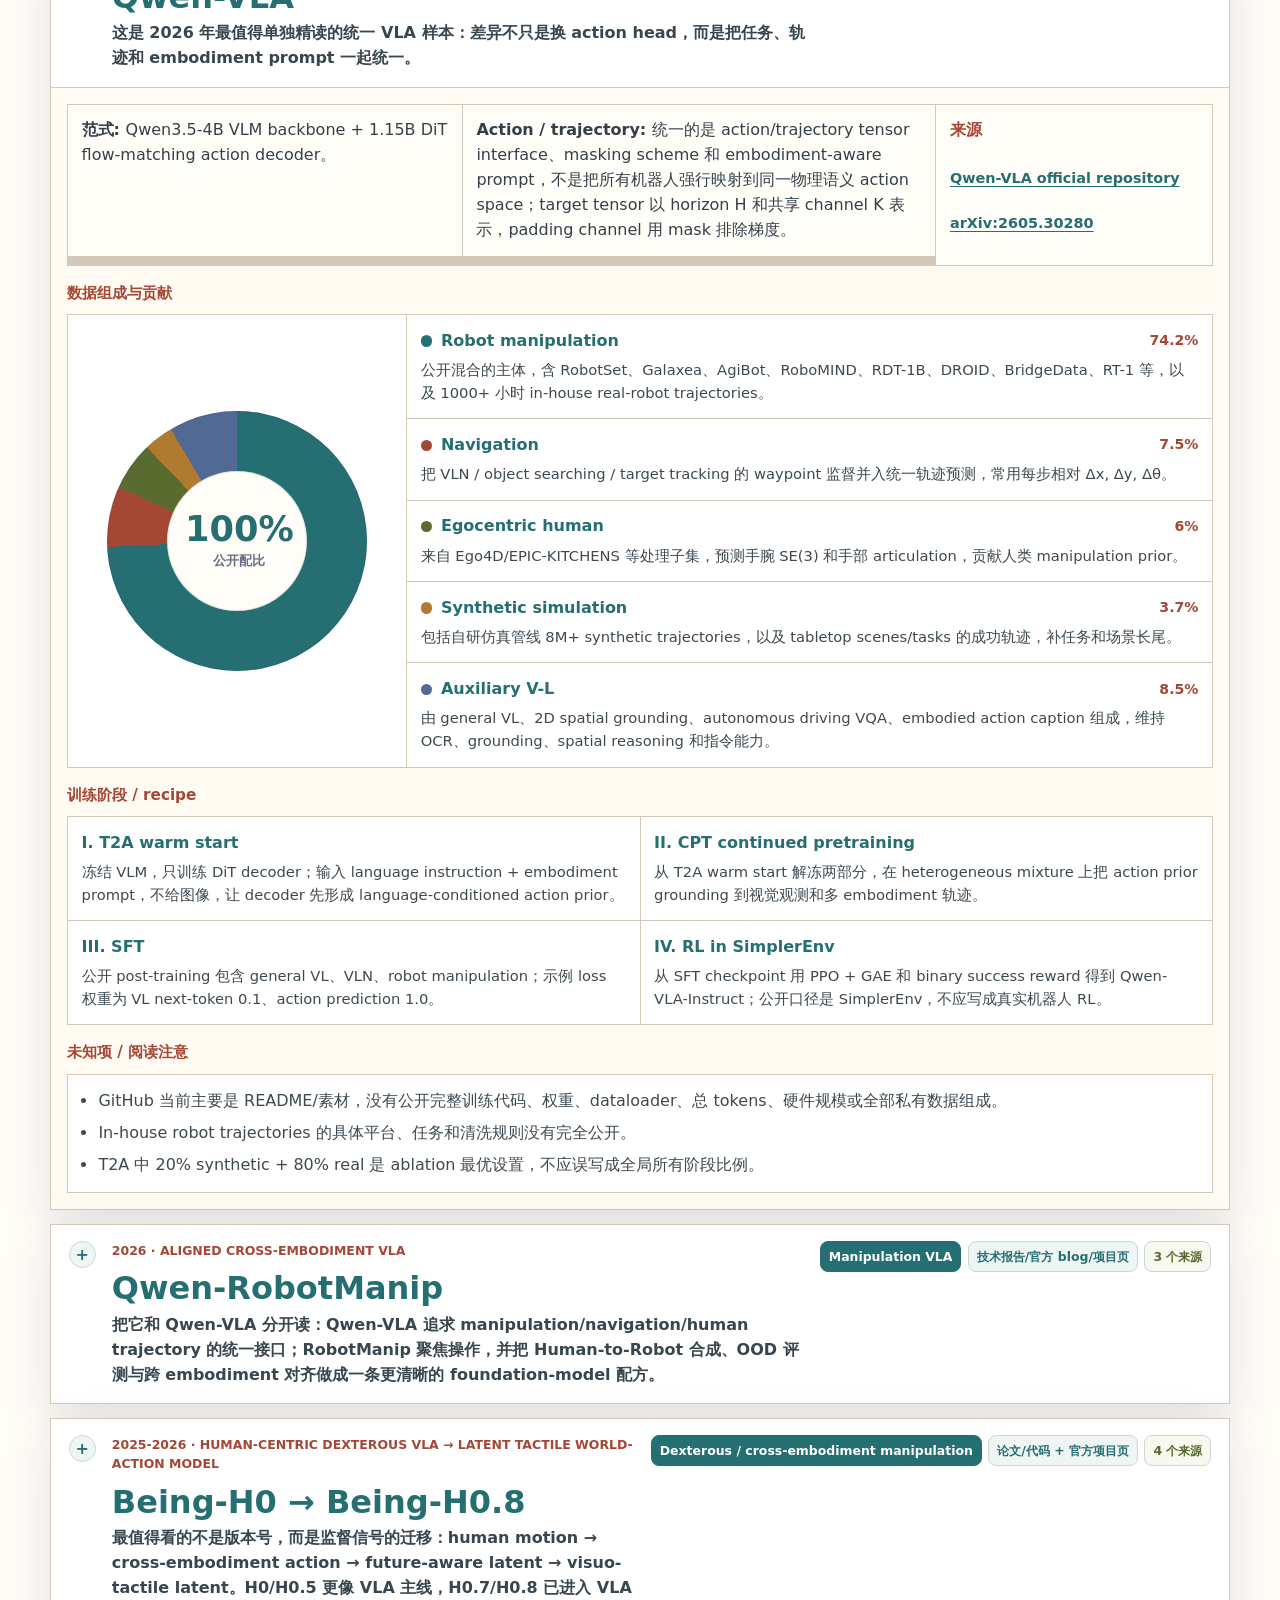
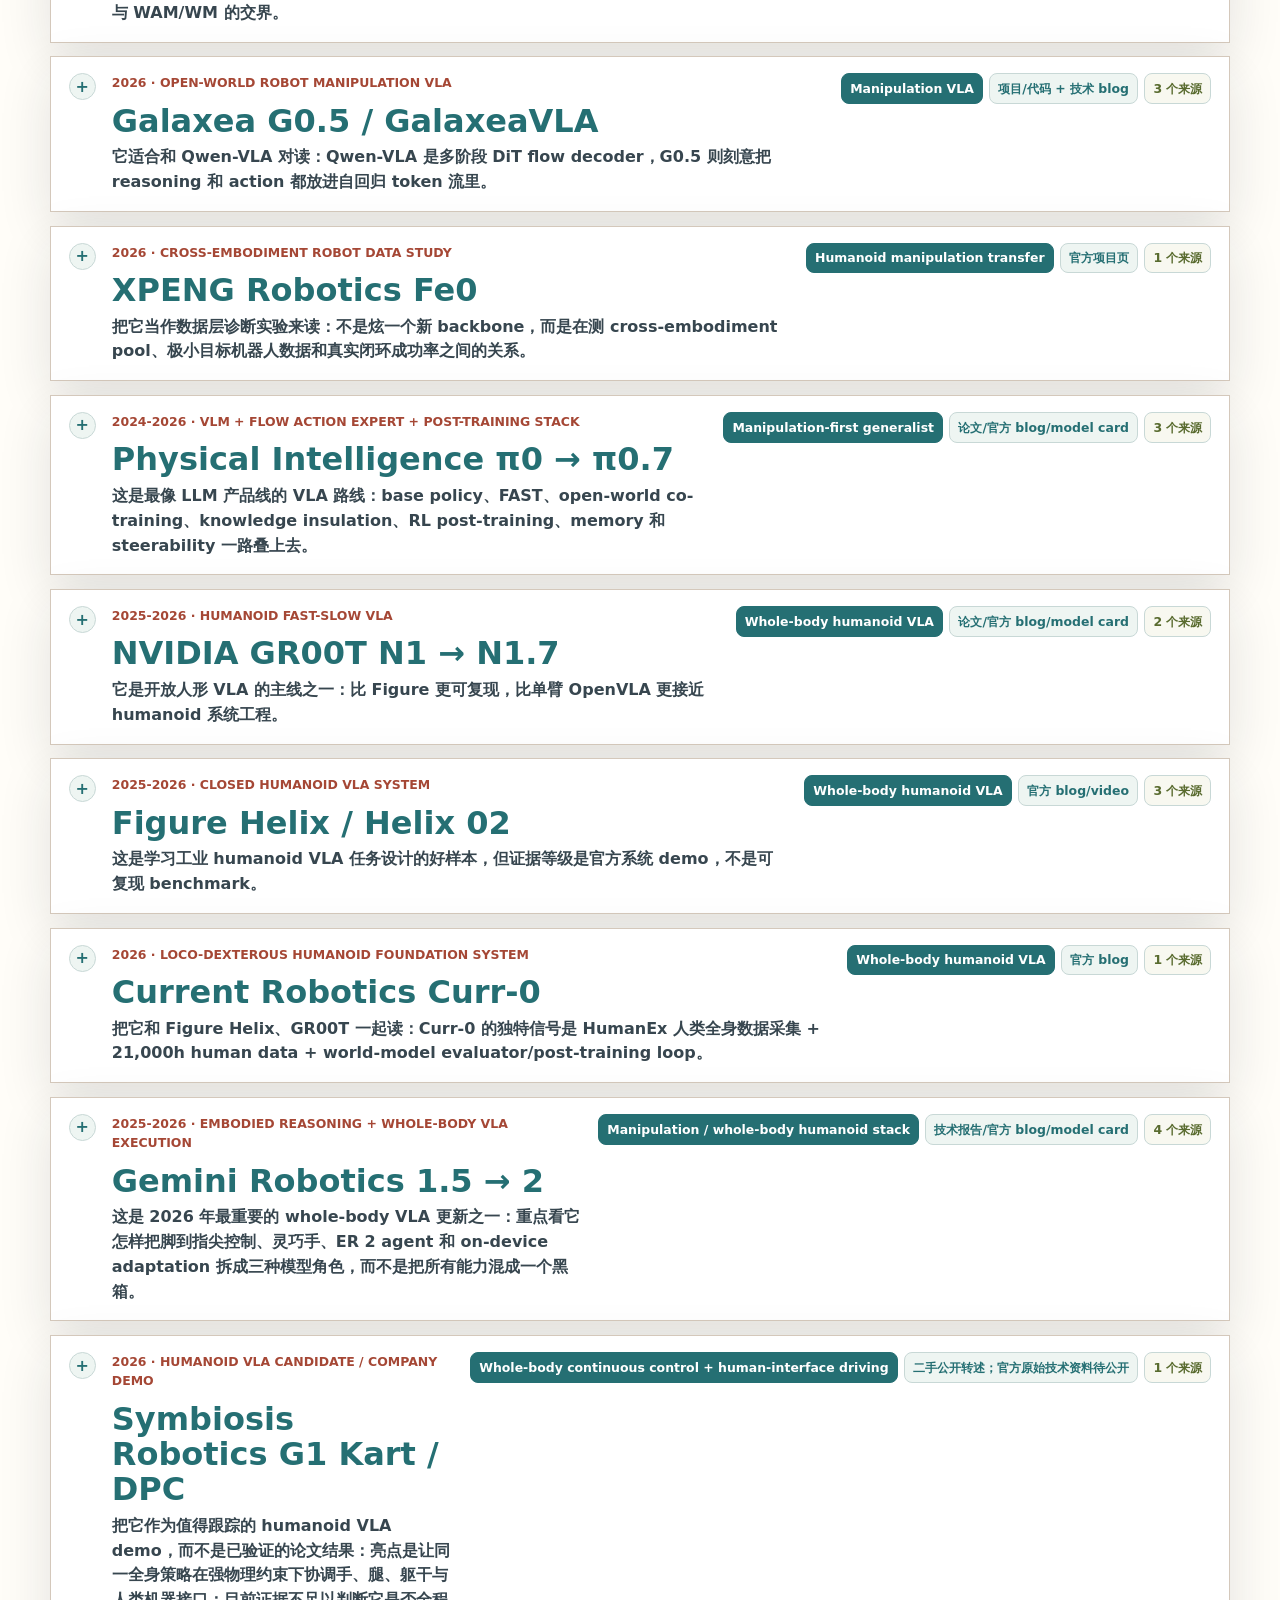
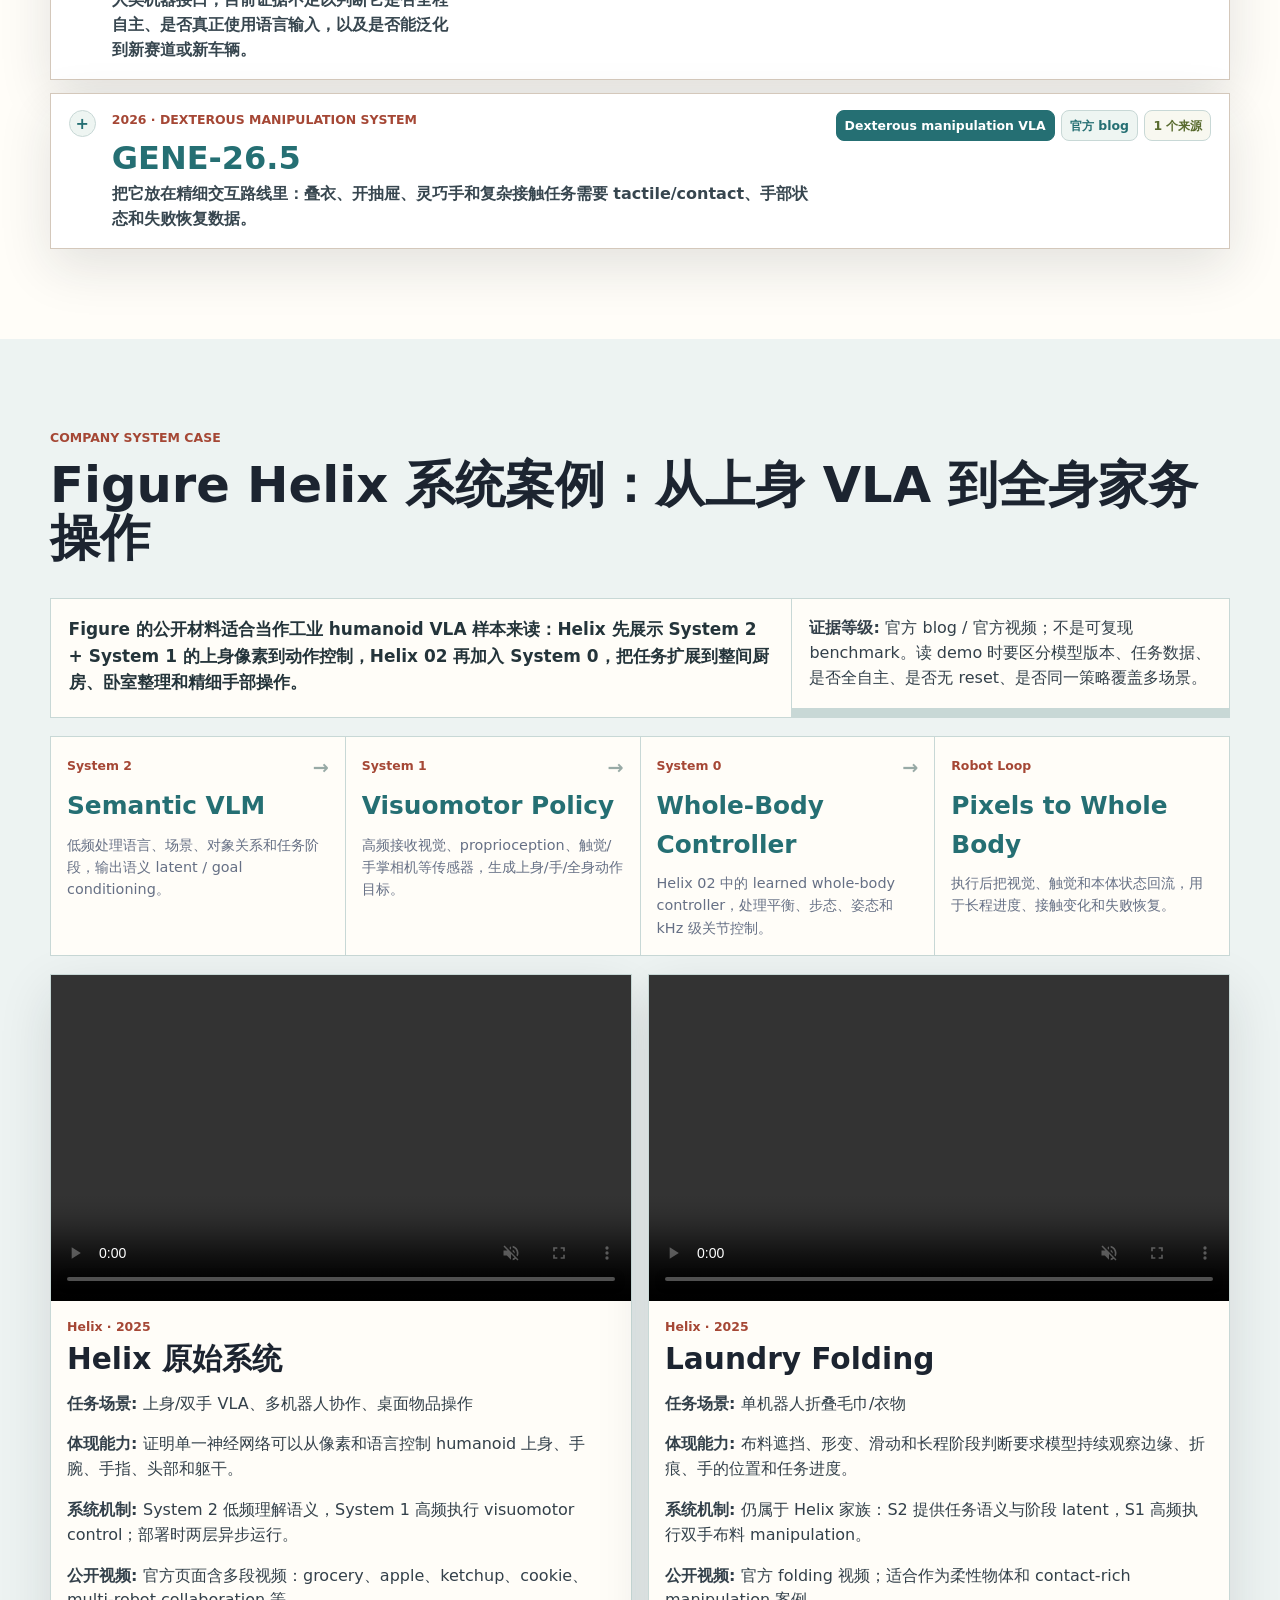
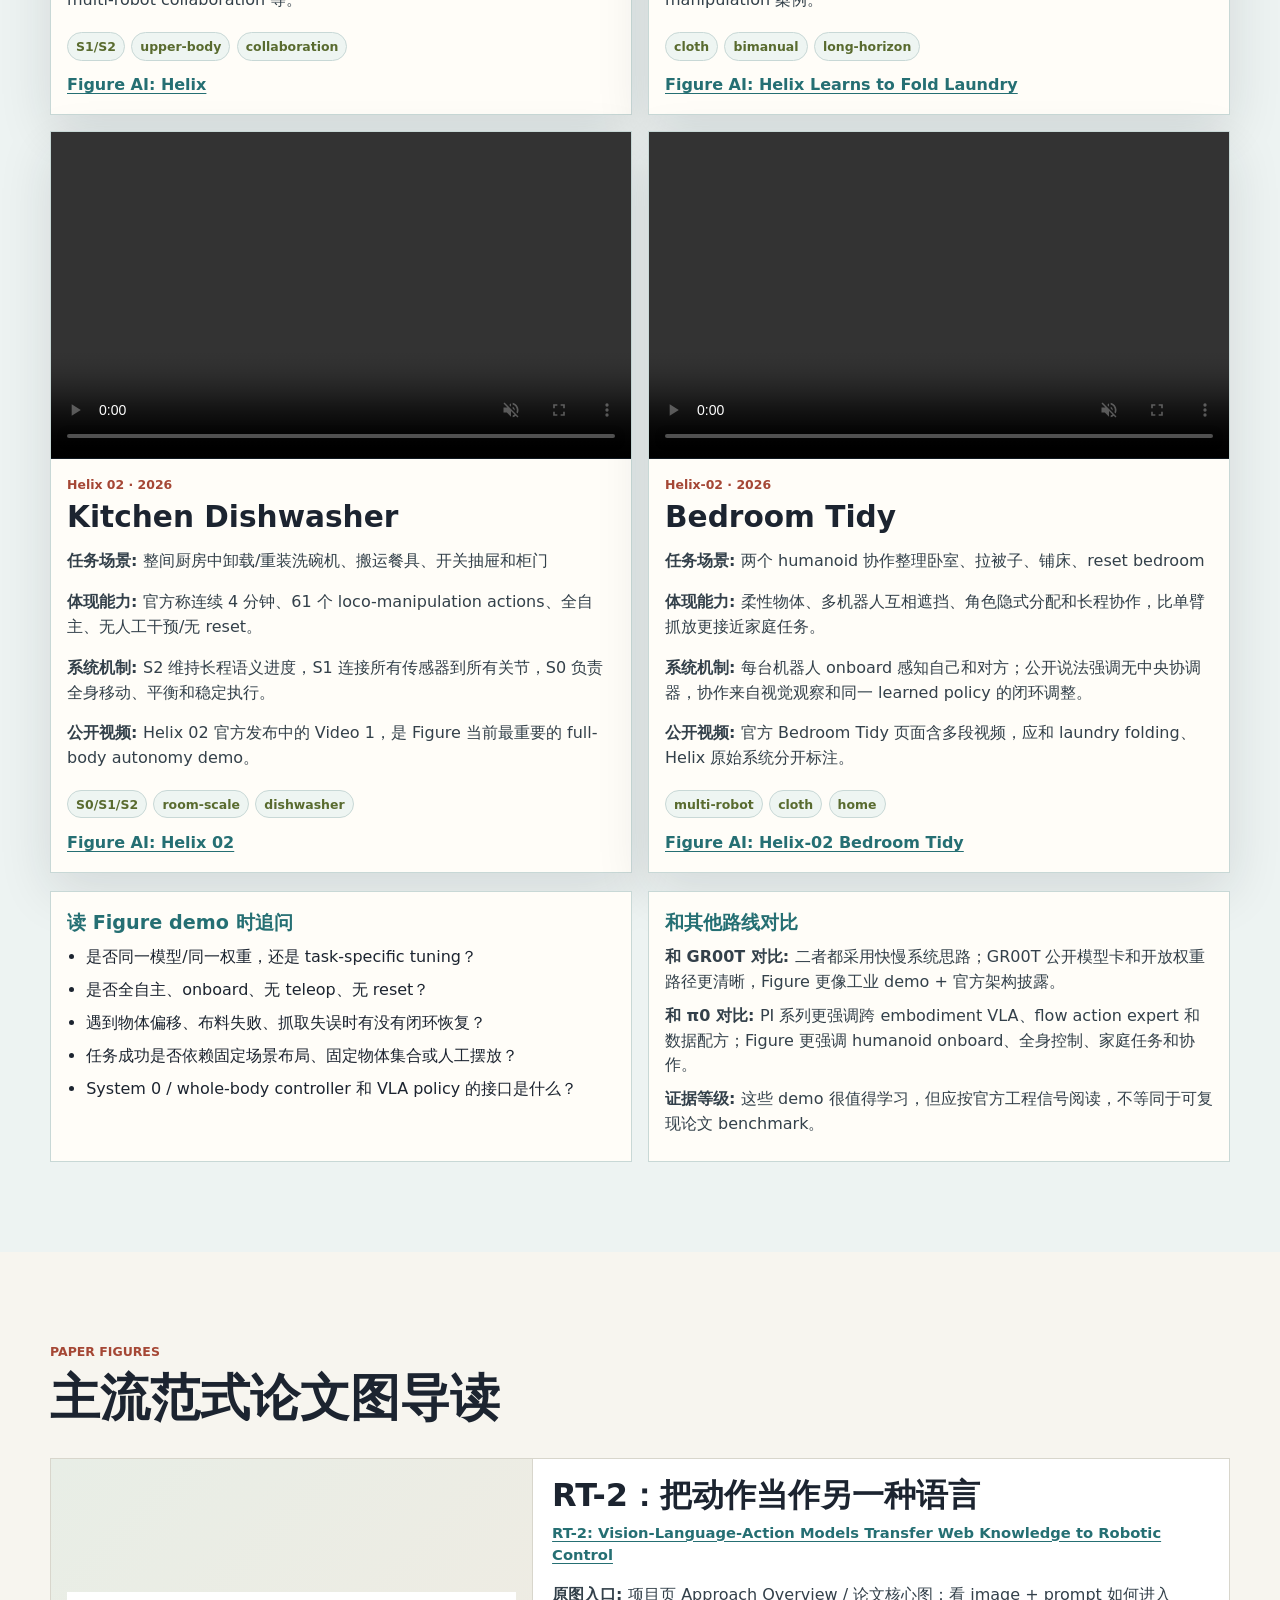
<file: VLA/index.html>
<!doctype html>
<html lang="zh-CN">
  <head>
    <meta charset="utf-8">
    <meta name="viewport" content="width=device-width, initial-scale=1">
    <title>VLA Learning Map</title>
    <link rel="stylesheet" href="./styles.css">
  </head>
  <body>
    <button id="toc-drawer-toggle" class="toc-drawer-toggle" type="button" aria-expanded="false" aria-controls="toc-drawer">
      目录
    </button>
    <div id="toc-backdrop" class="toc-backdrop" aria-hidden="true"></div>
    <aside id="toc-drawer" class="toc-drawer" aria-label="侧边目录" aria-hidden="true">
      <div class="toc-drawer-head">
        <div>
          <p class="eyebrow">Contents</p>
          <h2>VLA 目录</h2>
        </div>
        <button id="toc-drawer-close" class="toc-drawer-close" type="button" aria-label="关闭目录">关闭</button>
      </div>
      <div id="toc-drawer-list" class="toc-drawer-list"></div>
    </aside>

    <header class="hero">
      <nav class="topbar" aria-label="Primary">
        <a href="#contents">目录</a>
        <a href="#routes">路线</a>
        <a href="#design-axes">六轴</a>
        <a href="#architecture">架构图</a>
        <a href="#application-domains">应用域</a>
        <a href="#training-recipes">训练表</a>
        <a href="#case-studies">案例</a>
        <a href="#paper-figures">论文图</a>
        <a href="#systems">范式</a>
        <a href="#references">文献</a>
        <a href="#study">学习路径</a>
      </nav>
      <div class="hero-grid">
        <section>
          <p class="eyebrow">VLA / WM / WAM / Humanoid Foundation Models</p>
          <h1>VLA 主流路线学习地图</h1>
          <p class="lead">
            按能力栈拆解 Vision-Language-Action：先区分 manipulation VLA 与 whole-body humanoid VLA，再看数据层、动作表示、通用 VLA、Physical Intelligence、WM/WAM、空间感知、精细交互、评测后训练和 Agent Stack。
          </p>
          <div class="hero-actions">
            <a class="button primary" href="#contents">打开目录</a>
            <a class="button" href="#references">查文献库</a>
          </div>
        </section>
        <aside class="hero-panel" aria-label="Quick map">
          <div class="metric">
            <span id="route-count">0</span>
            <strong>条路线</strong>
          </div>
          <div class="metric">
            <span id="reference-count">0</span>
            <strong>篇/项资料</strong>
          </div>
          <div class="metric">
            <span>5</span>
            <strong>阶段学习路径</strong>
          </div>
        </aside>
      </div>
    </header>

    <main>
      <section class="band toc-band" id="contents">
        <div class="section-head">
          <p class="eyebrow">Contents</p>
          <h2>目录：按学习动作跳转</h2>
        </div>
        <p class="section-intro">
          VLA 这页内容比较长，先按“框架、系统、资料”三组跳转。读论文时建议先看应用域和动作表示，再进入训练配方和文献库。
        </p>
        <div id="page-toc" class="page-toc" aria-label="VLA page contents"></div>
      </section>

      <section class="band intro" id="systems">
        <div class="section-head">
          <p class="eyebrow">Mental Model</p>
          <h2>先把 VLA 看成系统，不要只看模型名</h2>
        </div>
        <div class="principle-grid">
          <article>
            <span>01</span>
            <h3>数据层决定天花板</h3>
            <p>真实遥操、仿真合成、人类视频、部署失败和纠错数据共同构成 VLA 数据飞轮。</p>
          </article>
          <article>
            <span>02</span>
            <h3>动作表示决定能不能动</h3>
            <p>token、chunk、diffusion、flow/action expert 的差异，会直接影响精细控制、延迟和泛化。</p>
          </article>
          <article>
            <span>03</span>
            <h3>人形是系统问题</h3>
            <p>全身平衡、双手、导航、空间记忆和安全监控要和 VLA 一起设计。</p>
          </article>
          <article>
            <span>04</span>
            <h3>WM/WAM 补上想象</h3>
            <p>世界模型负责预测后果，WAM 进一步把预测和行动生成合并。</p>
          </article>
        </div>
      </section>

      <section class="band axis-band" id="design-axes">
        <div class="section-head">
          <p class="eyebrow">Dissection Checklist</p>
          <h2>六个设计轴：拆开“VLM token + action head”</h2>
        </div>
        <p class="section-intro">
          粗看 VLA 都像 VLM 给 token、action head 输出动作；真正的分叉藏在动作表示、生成目标、时间结构、数据配方、embodiment 接口和 VLM 的实际职责里。
        </p>
        <div id="design-axis-grid" class="design-axis-grid"></div>
      </section>

      <section class="band architecture-band" id="architecture">
        <div class="section-head">
          <p class="eyebrow">Architecture</p>
          <h2>把 VLA 先画成几类系统图</h2>
        </div>
        <div id="architecture-gallery" class="architecture-gallery"></div>
      </section>

      <section class="band domain-band" id="application-domains">
        <div class="section-head">
          <p class="eyebrow">Application Domain Split</p>
          <h2>Manipulation VLA 和 Whole-body VLA 先分开读</h2>
        </div>
        <p class="section-intro">
          本页按主流论文和公司系统口径，把 VLA 视为大 VLM/LLM backbone 加 action head/action expert 的范式。机械臂/桌面操作和人形全身任务共享语义 grounding 与动作生成问题，但控制接口、失败模式和评测指标已经是两类系统。
        </p>
        <div id="application-domain-map" class="application-domain-map"></div>
      </section>

      <section class="band recipe-band" id="training-recipes">
        <div class="section-head">
          <p class="eyebrow">Data & Training Recipes</p>
          <h2>系统报告别只看模型名，要拆数据和训练阶段</h2>
        </div>
        <p class="section-intro">
          很多 VLA 的真实差异藏在数据组成、progressive training、action decoder 和部署闭环里。下面把论文、model card 和官方 blog 统一拆成可展开的训练配方，公开说法和未知项分开读。
        </p>
        <div class="recipe-legend" aria-label="Recipe reading legend">
          <span>先看公开来源</span>
          <span>再看数据贡献</span>
          <span>最后看未知项</span>
        </div>
        <div id="training-recipe-list" class="training-recipe-list"></div>
      </section>

      <section class="band case-band" id="case-studies">
        <div class="section-head">
          <p id="figure-eyebrow" class="eyebrow">Case Studies</p>
          <h2 id="figure-title">Figure Helix 系统案例</h2>
        </div>
        <div id="figure-system-case" class="figure-system-case"></div>
      </section>

      <section class="band paper-figures-band" id="paper-figures">
        <div class="section-head">
          <p class="eyebrow">Paper Figures</p>
          <h2>主流范式论文图导读</h2>
        </div>
        <div id="paper-figure-guides" class="paper-figure-guides"></div>
      </section>

      <section class="band" id="routes">
        <div class="section-head row">
          <div>
            <p class="eyebrow">Routes</p>
            <h2>十条主路线</h2>
          </div>
          <label class="search">
            <span>搜索</span>
            <input id="search-input" type="search" placeholder="OpenVLA / GR00T / π0.7 / WAM">
          </label>
        </div>
        <p id="route-match-count" class="match-count" aria-live="polite">显示全部路线</p>
        <div id="route-tabs" class="route-tabs" role="tablist" aria-label="VLA routes"></div>
        <div id="route-detail" class="route-detail"></div>
      </section>

      <section class="band timeline-band">
        <div class="section-head">
          <p class="eyebrow">Timeline</p>
          <h2>关键节点</h2>
        </div>
        <div id="timeline" class="timeline"></div>
      </section>

      <section class="band formula-band" id="formulas">
        <div class="section-head">
          <p class="eyebrow">Formulas</p>
          <h2>把几个核心范式写成公式</h2>
        </div>
        <div id="formula-grid" class="formula-grid"></div>
      </section>

      <section class="band" id="paradigms">
        <div class="section-head">
          <p class="eyebrow">Paradigms</p>
          <h2>不同范式怎么取舍</h2>
        </div>
        <div id="paradigm-grid" class="paradigm-grid"></div>
      </section>

      <section class="band split" id="study">
        <div>
          <div class="section-head compact">
            <p class="eyebrow">Study Path</p>
            <h2>建议学习顺序</h2>
          </div>
          <div id="reading-path" class="reading-path"></div>
        </div>
        <aside class="glossary">
          <div class="section-head compact">
            <p class="eyebrow">Glossary</p>
            <h2>核心术语</h2>
          </div>
          <div id="glossary-list"></div>
        </aside>
      </section>

      <section class="band" id="references">
        <div class="section-head row">
          <div>
            <p class="eyebrow">References</p>
            <h2>论文、项目与官方 blog</h2>
          </div>
          <div id="filter-buttons" class="filter-buttons" aria-label="Reference filters"></div>
        </div>
        <div id="evidence-legend" class="evidence-legend" aria-label="Evidence legend"></div>
        <div id="reference-grid" class="reference-grid"></div>
      </section>
    </main>

    <footer class="footer">
      <p>Updated 2026-08-18. 公开论文、项目页和官方 blog 混合整理；公司 demo 请按证据等级阅读。</p>
    </footer>

    <script src="./data.js?v=vla-20260818-symbiosis"></script>
    <script src="./app.js?v=vla-20260818-symbiosis"></script>
  </body>
</html>
</file>
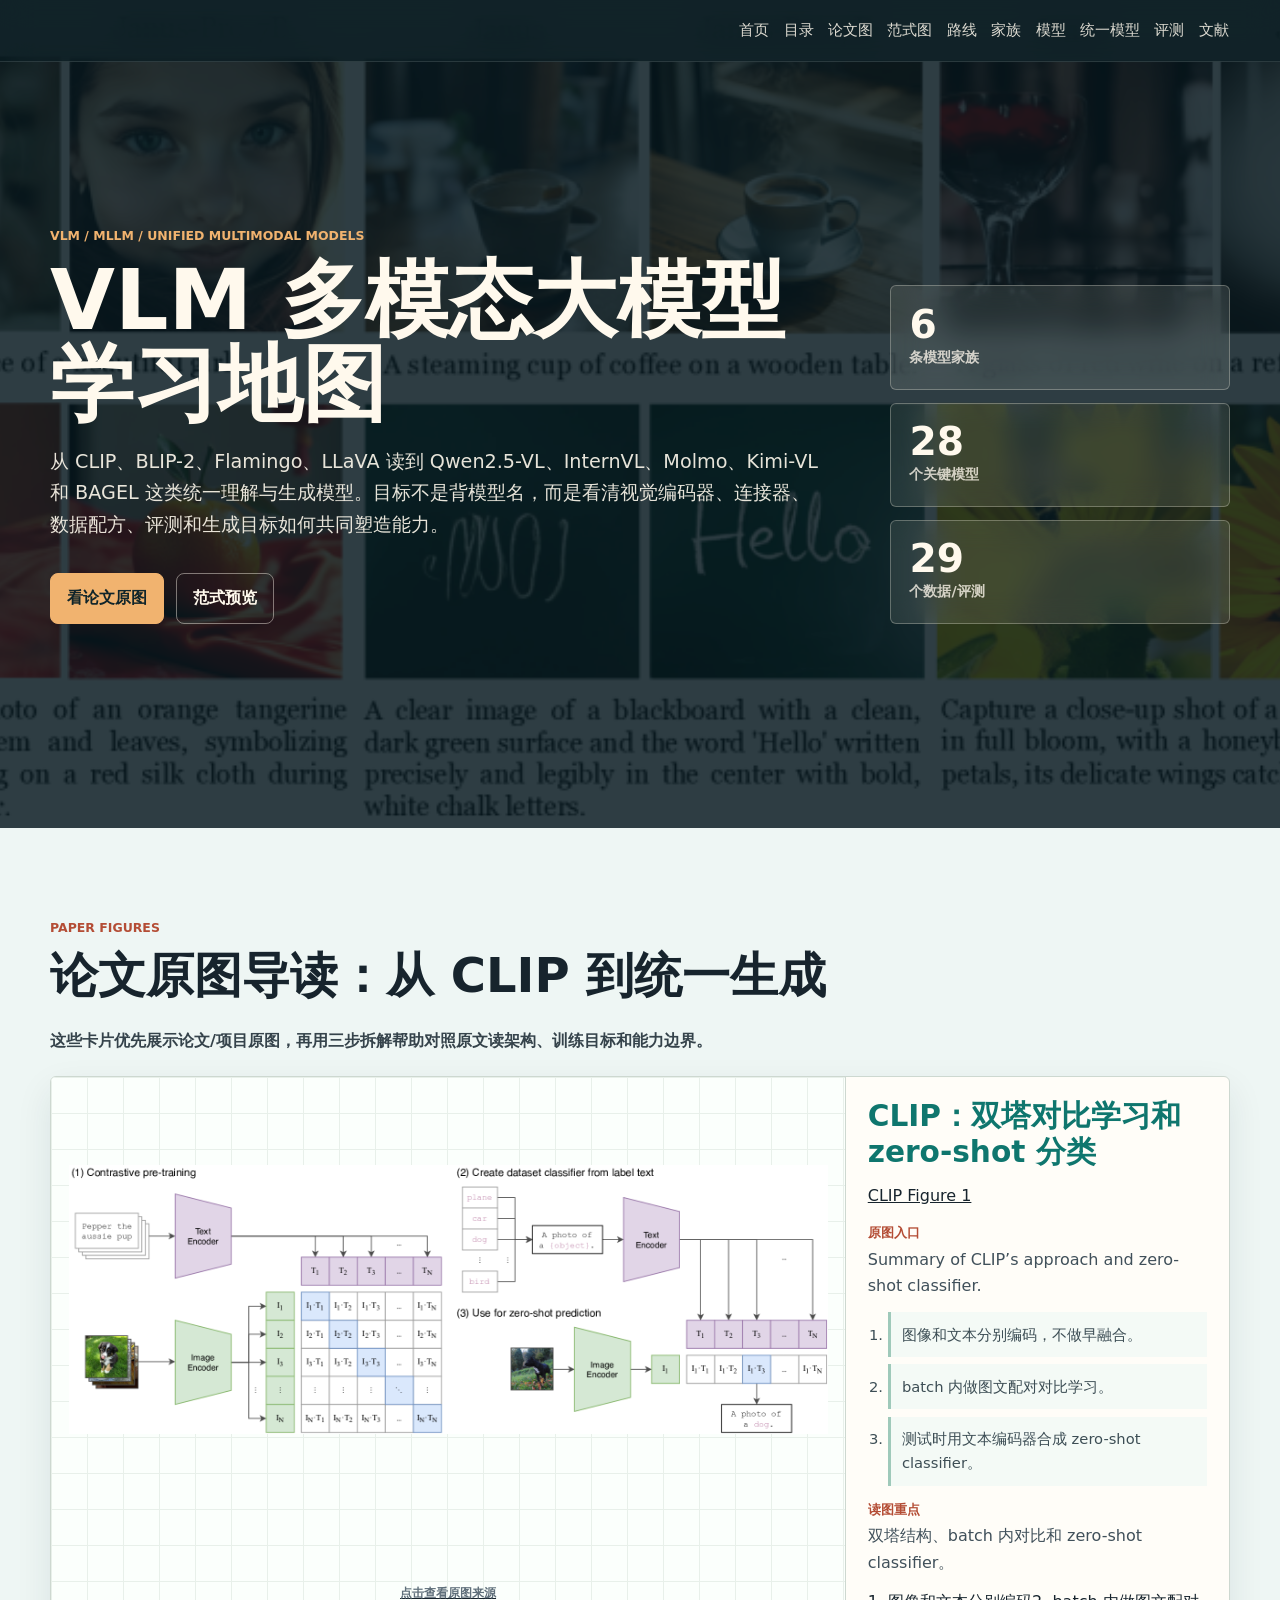
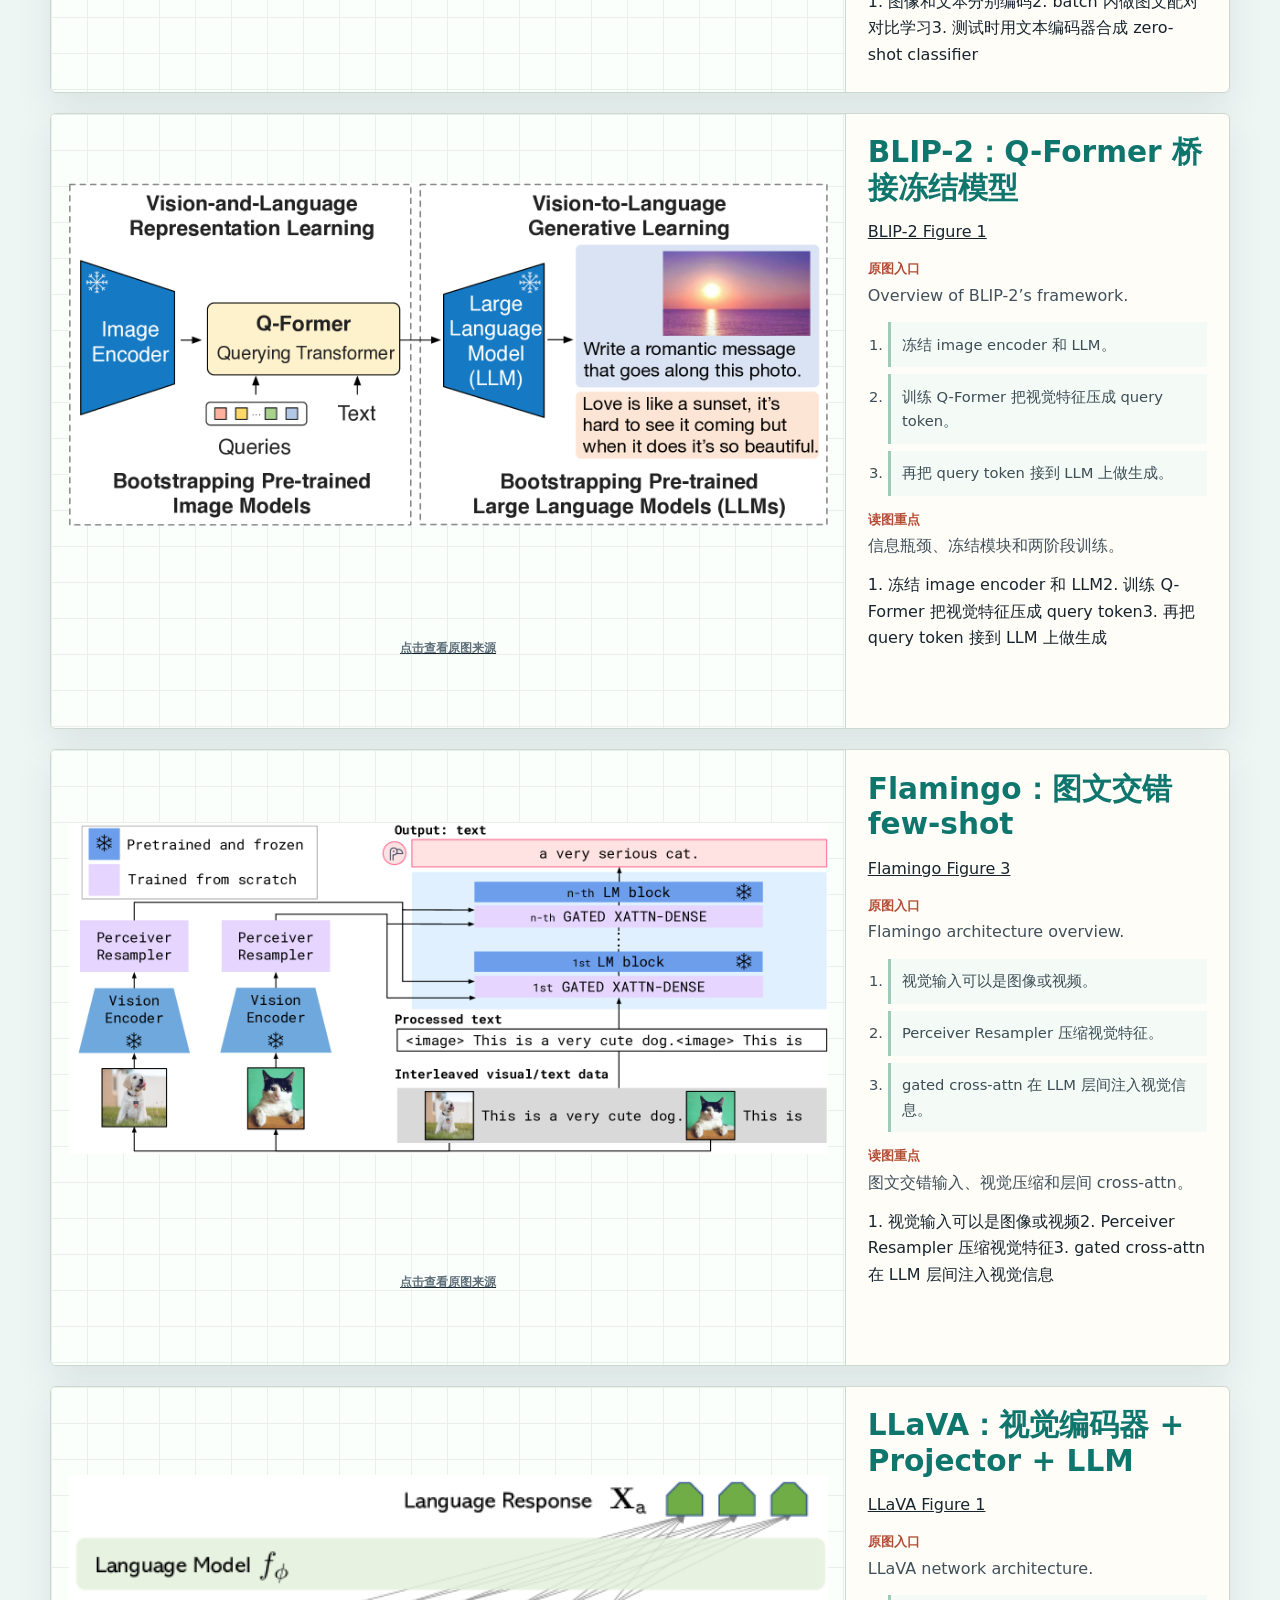
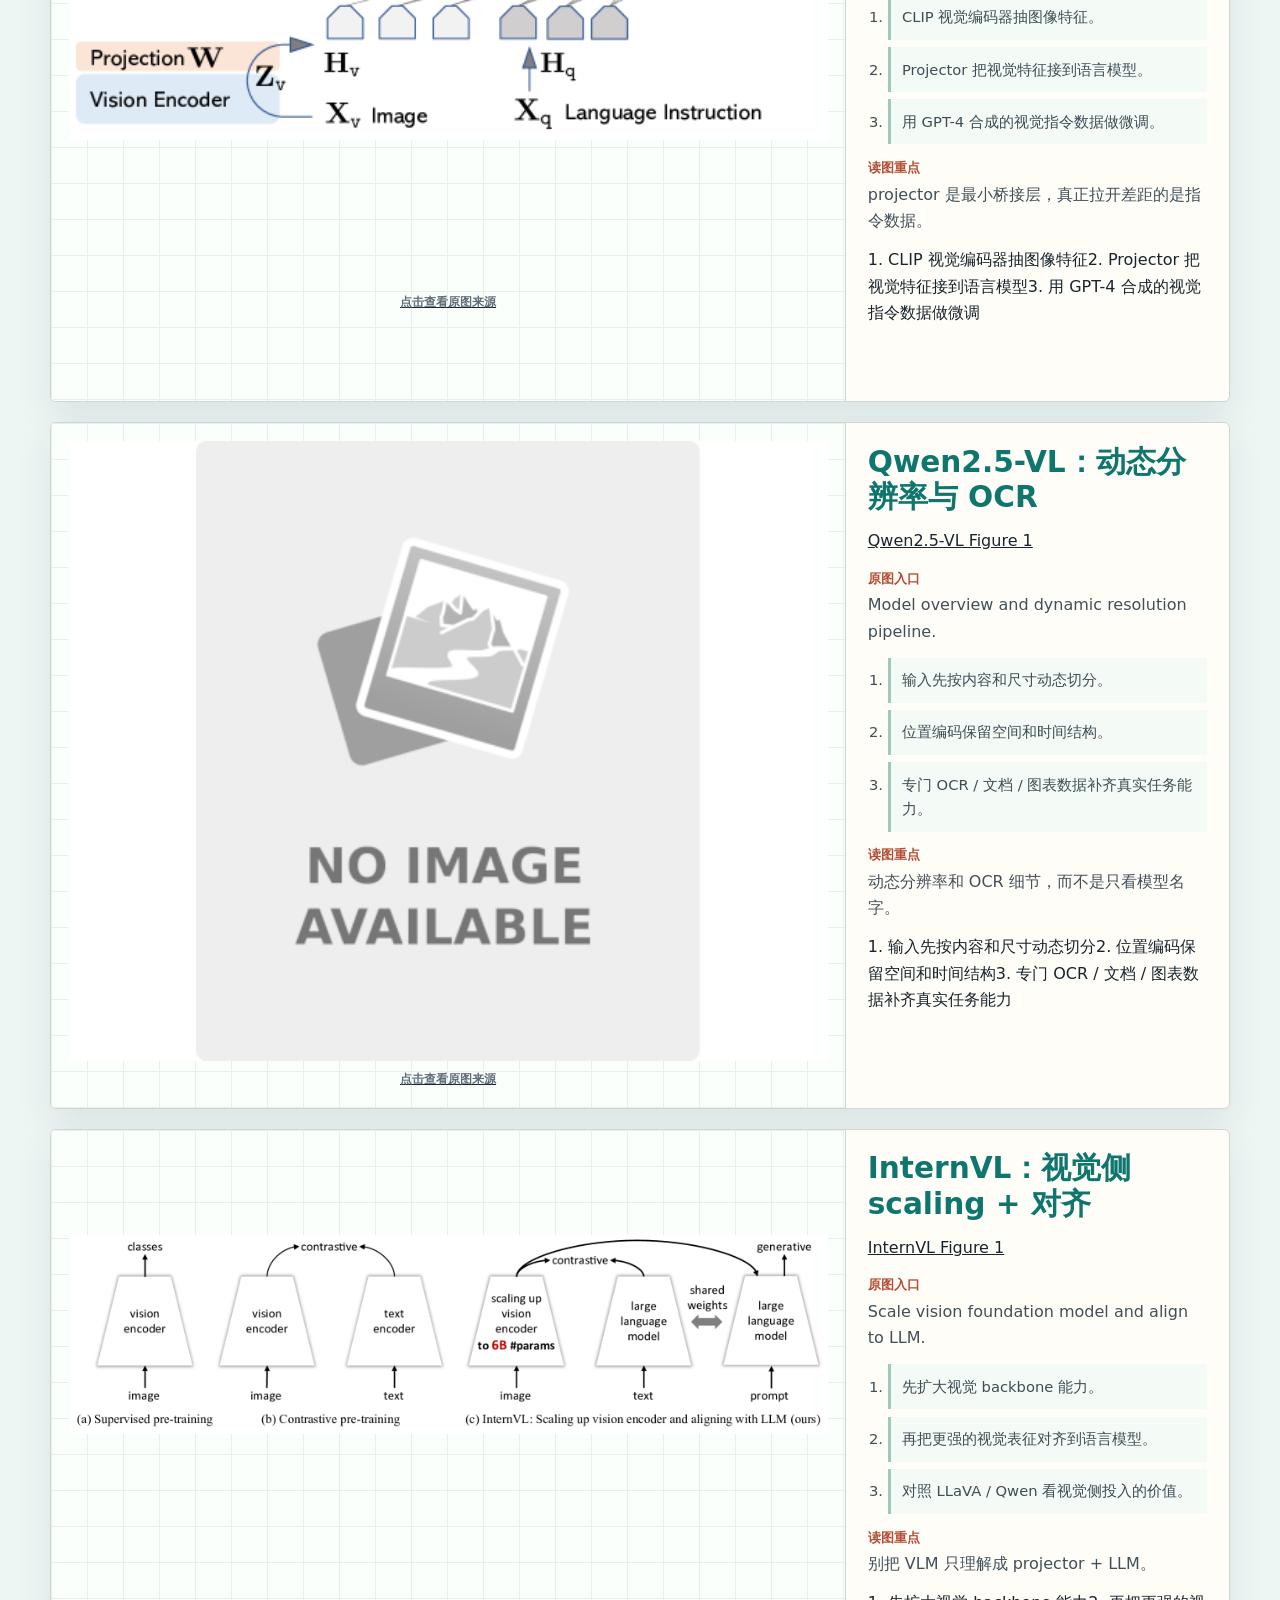
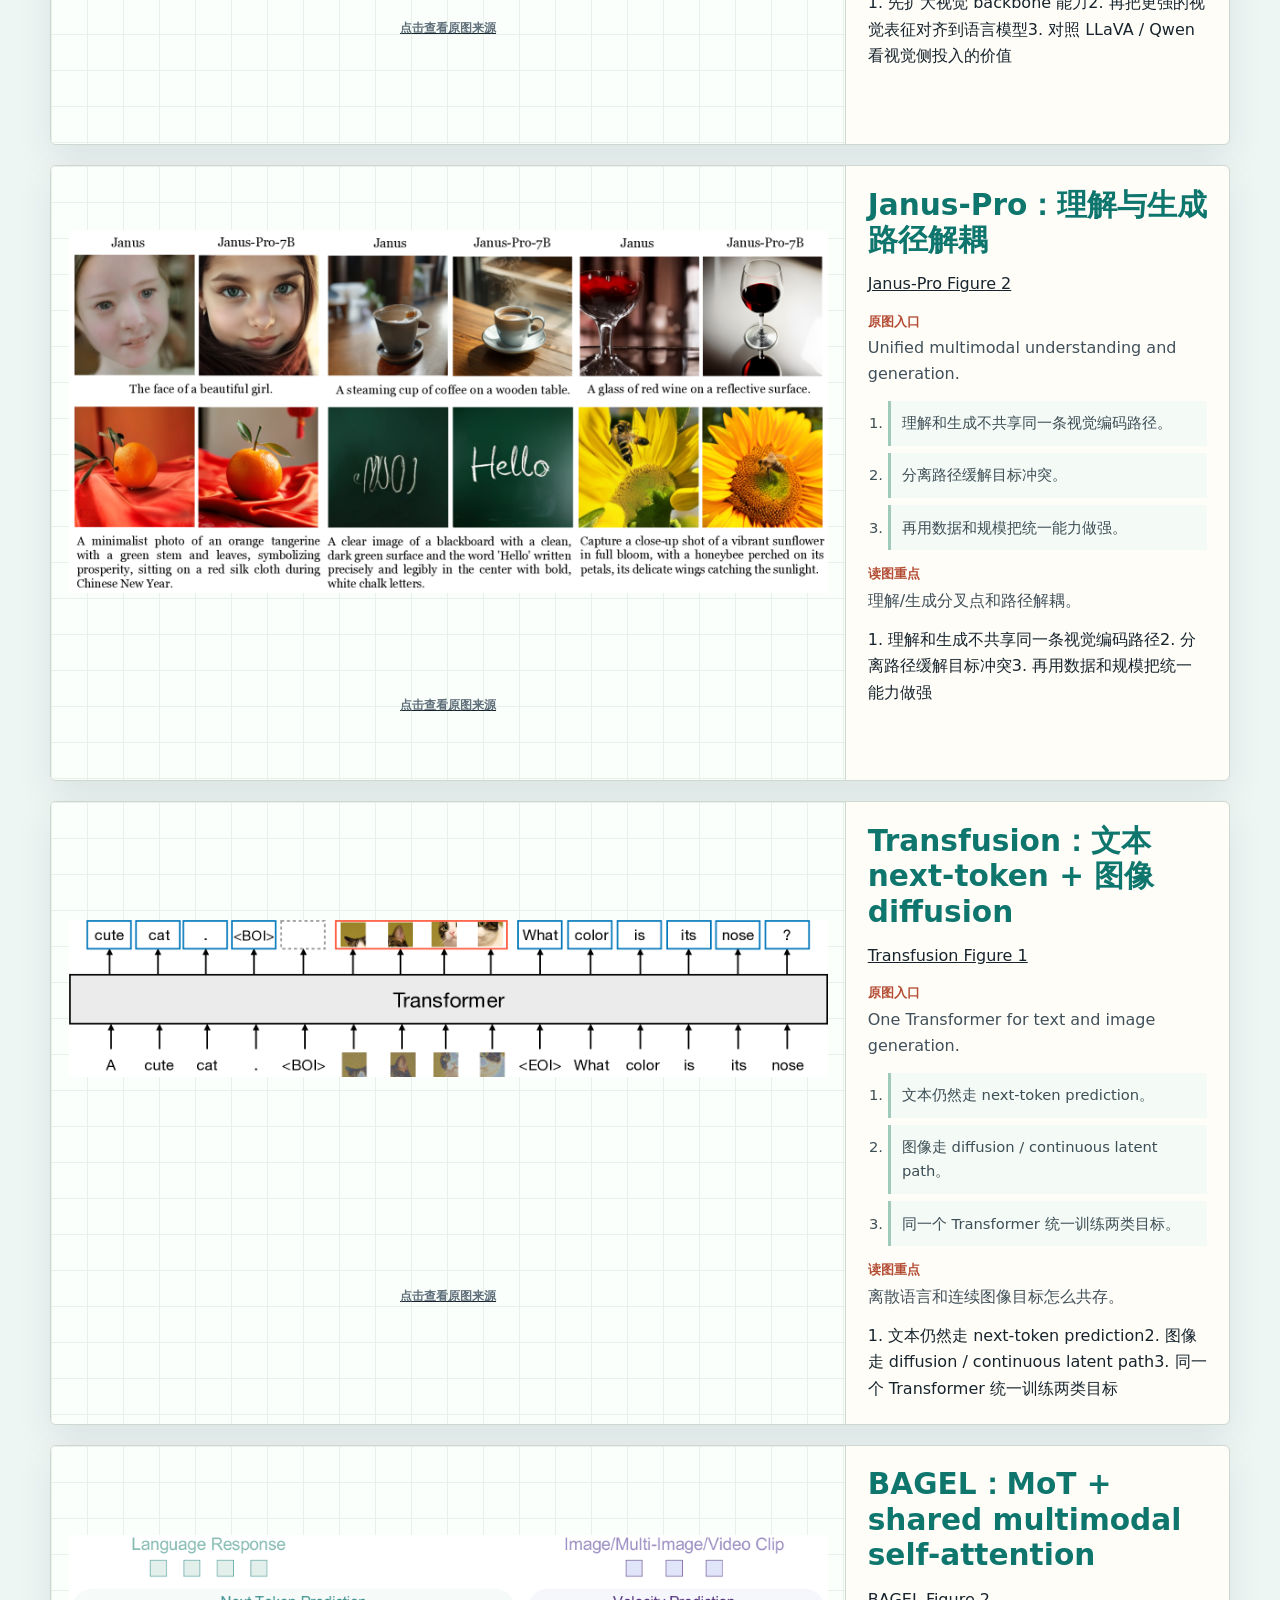
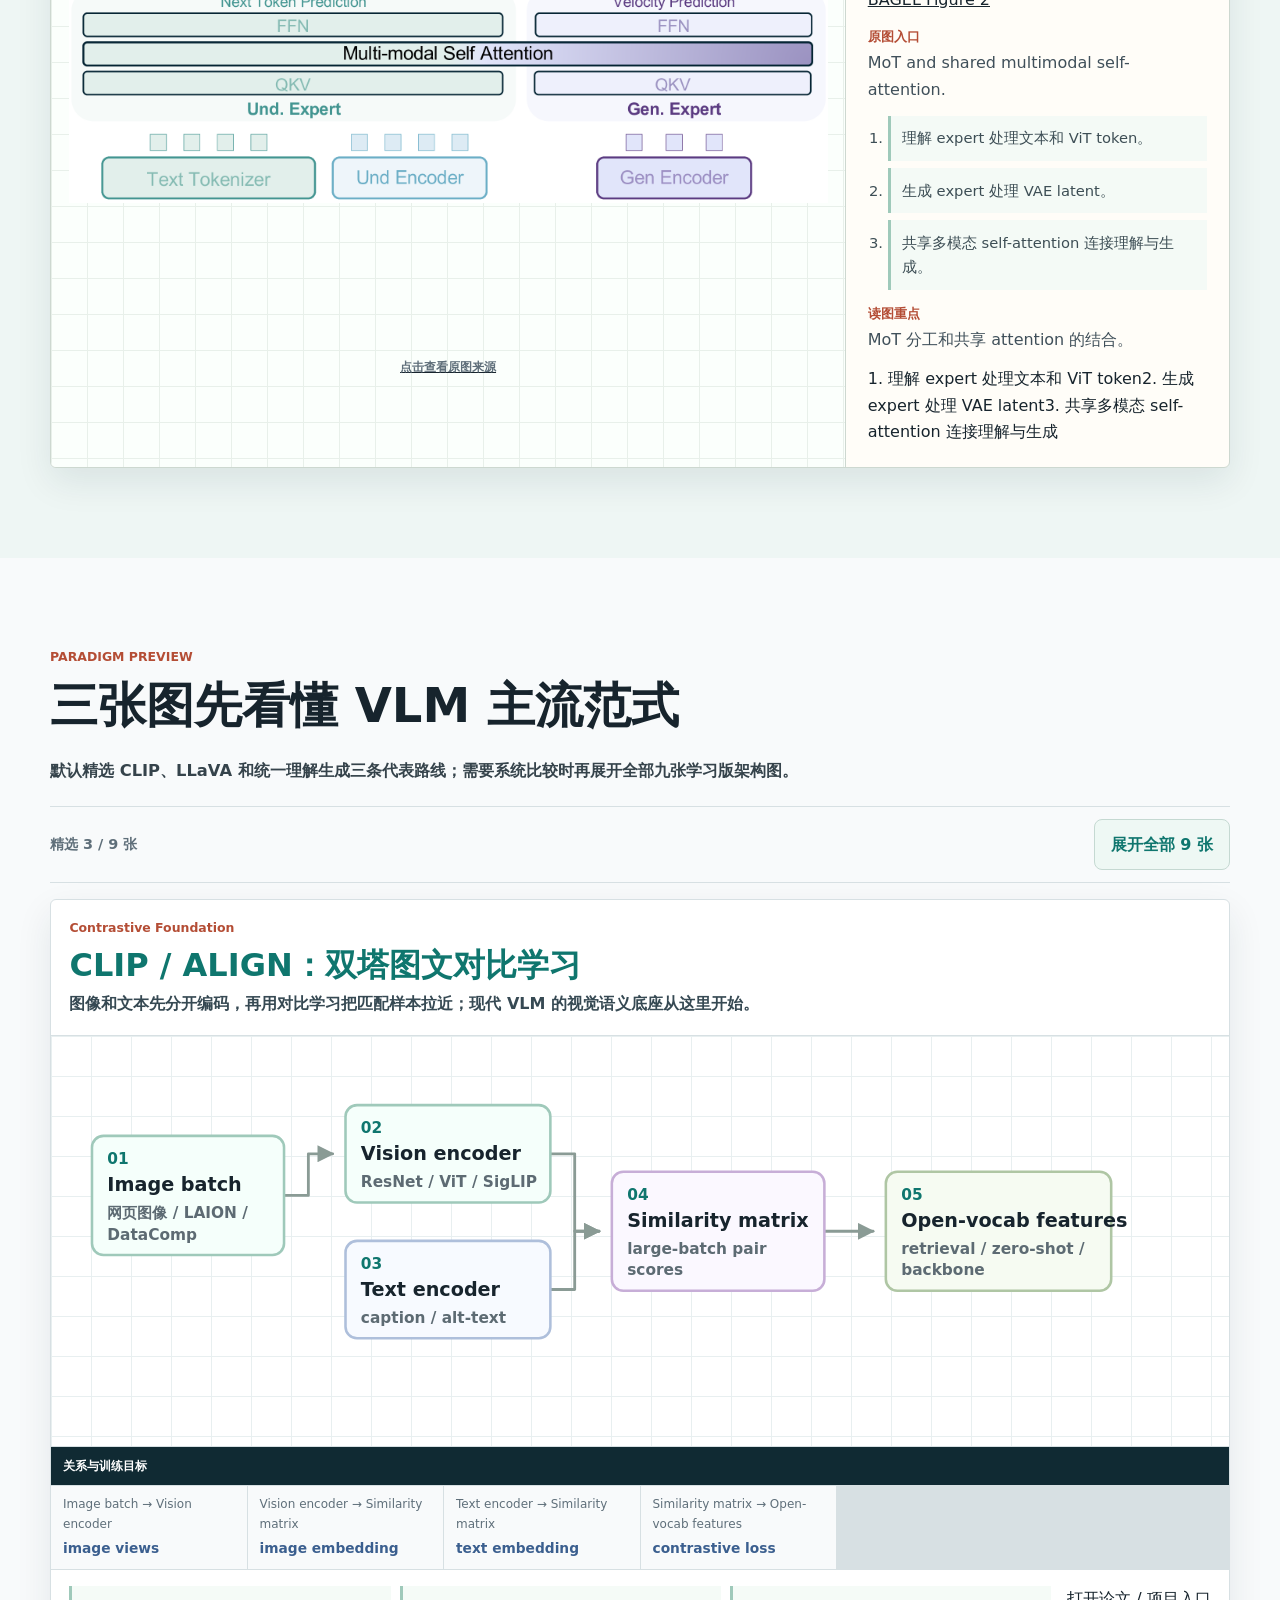
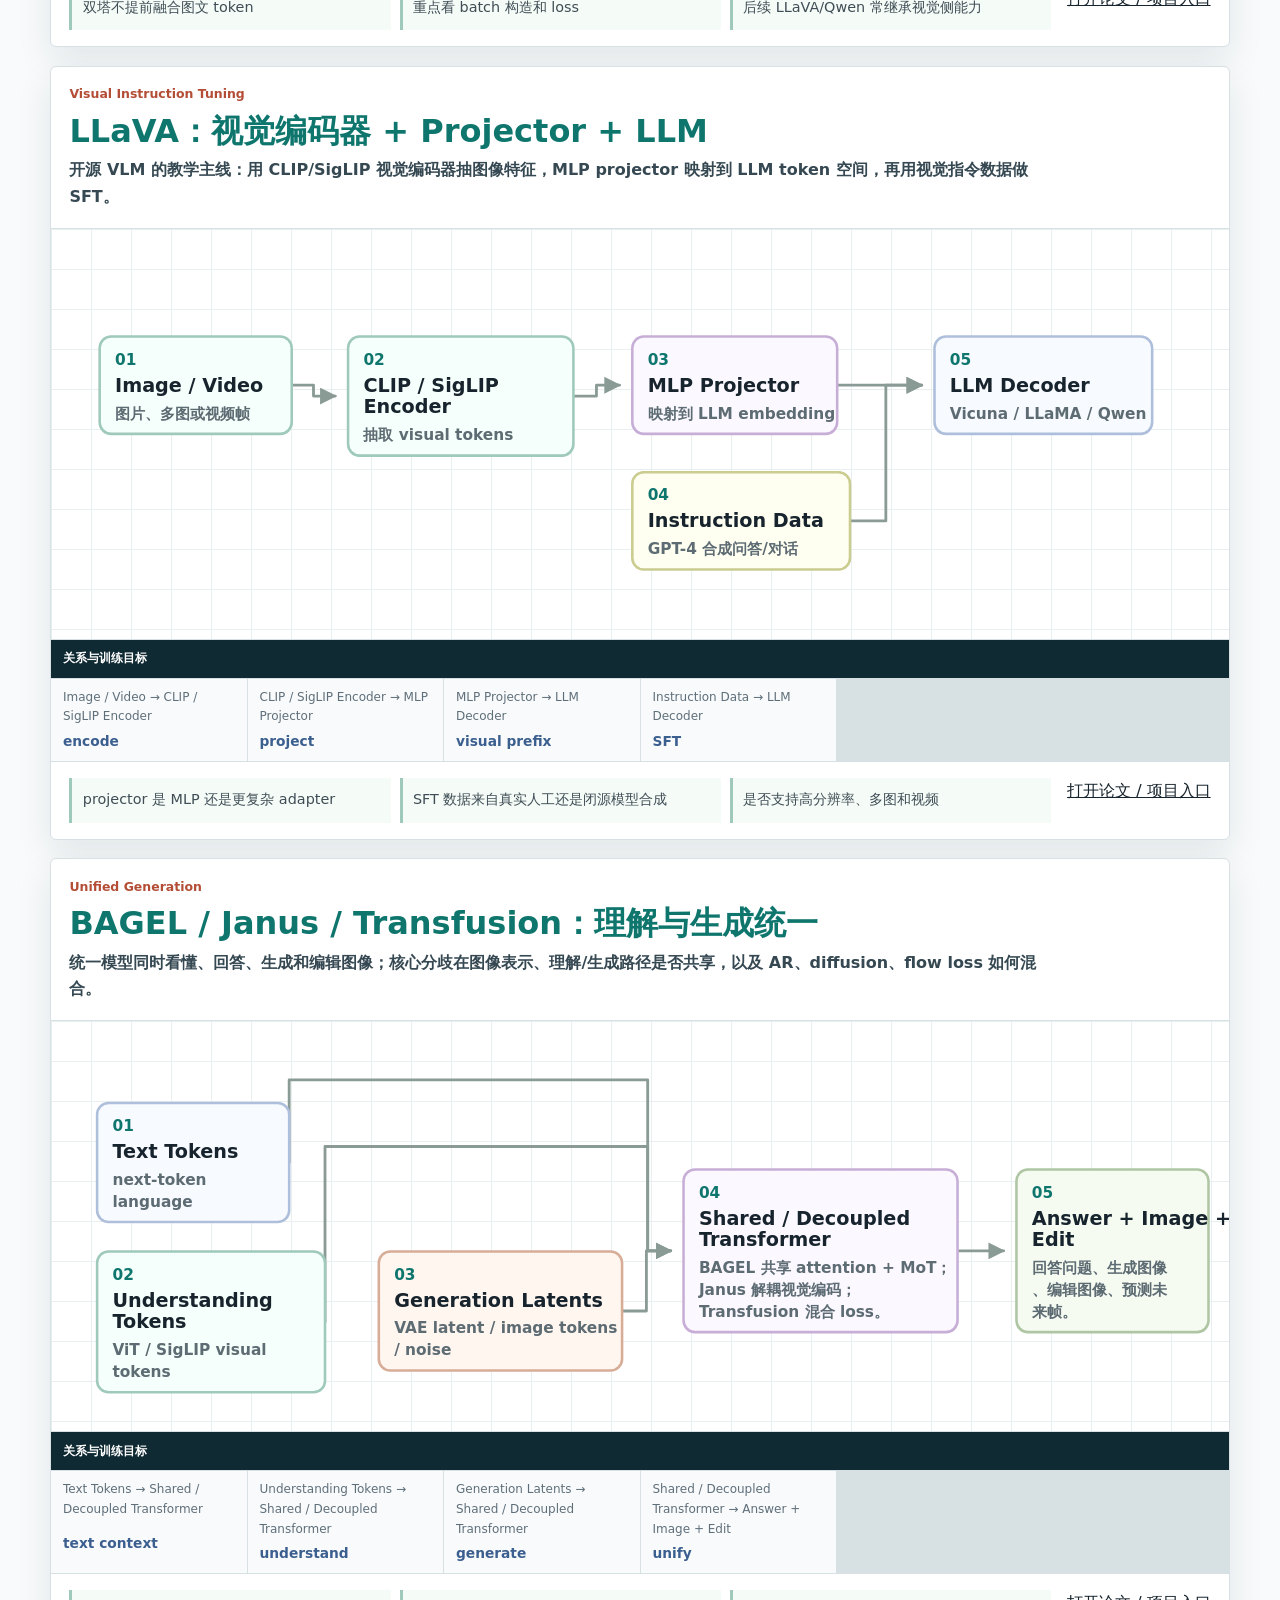
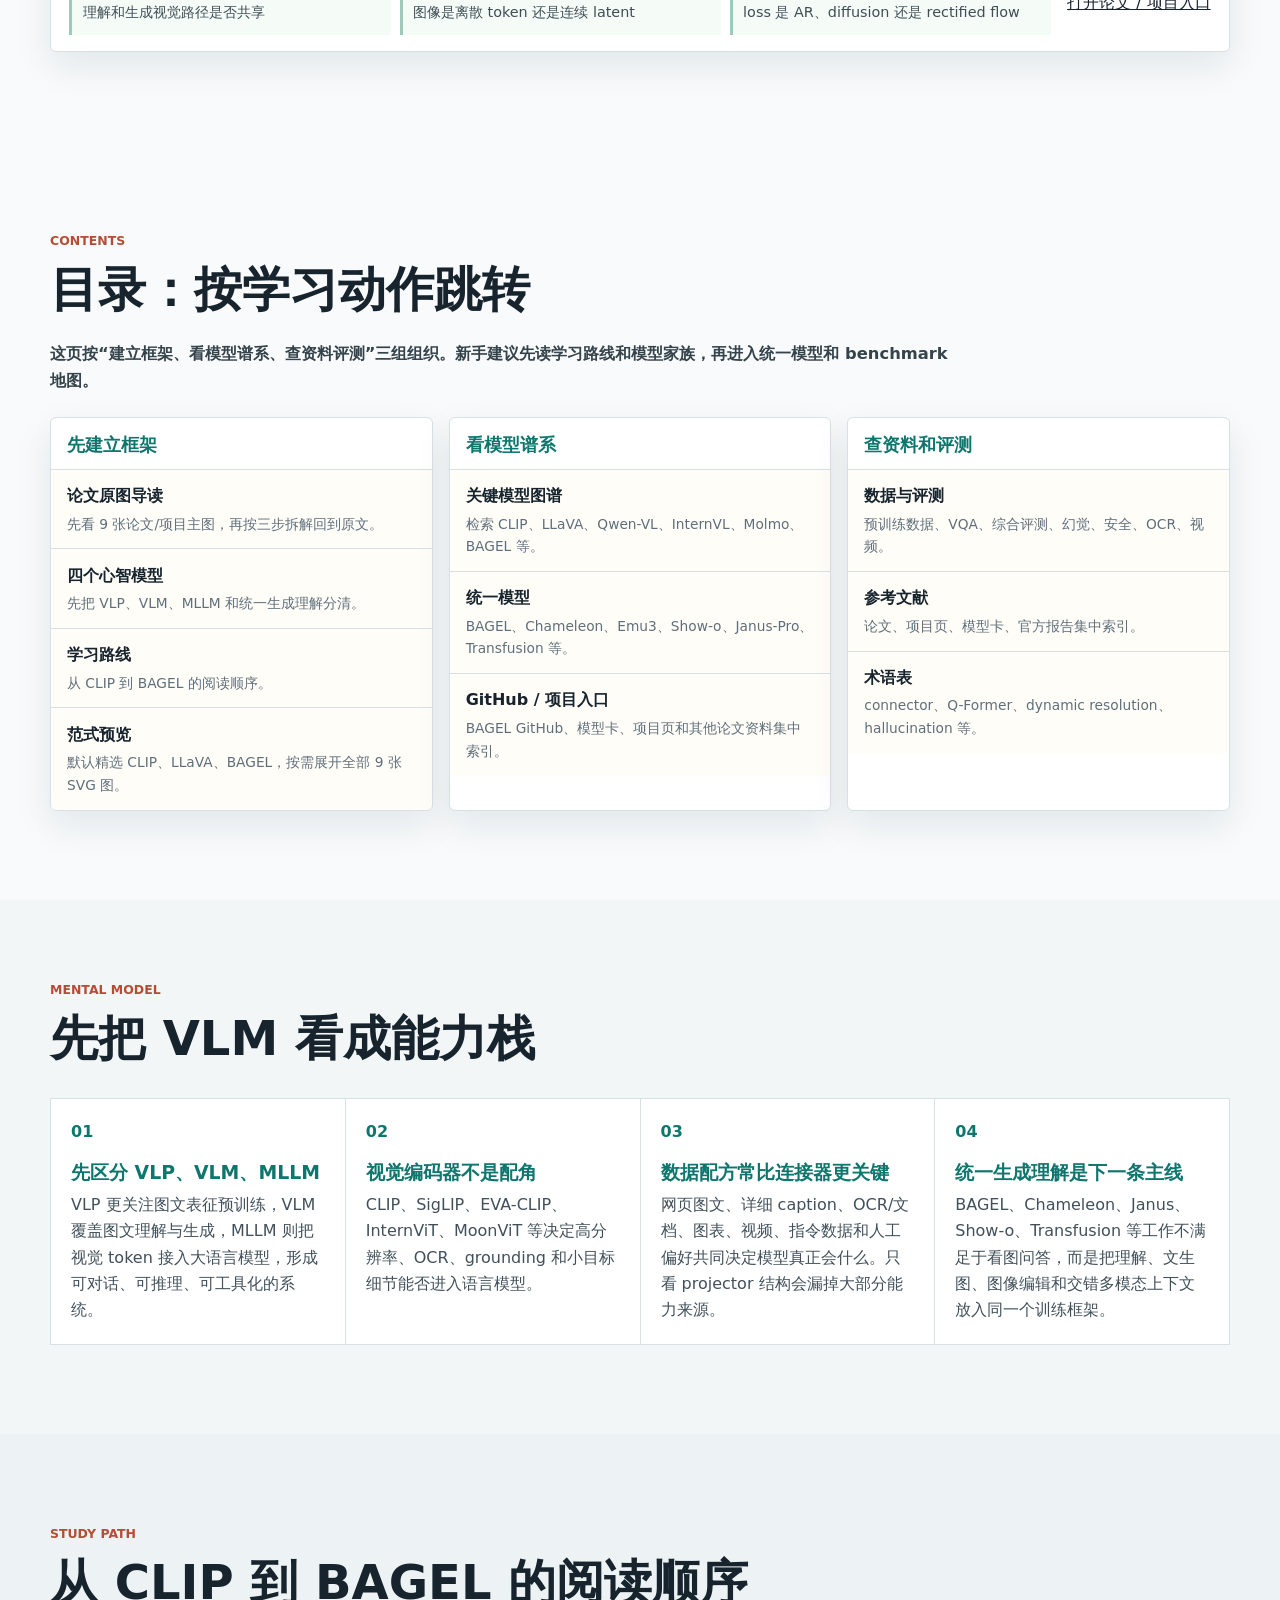
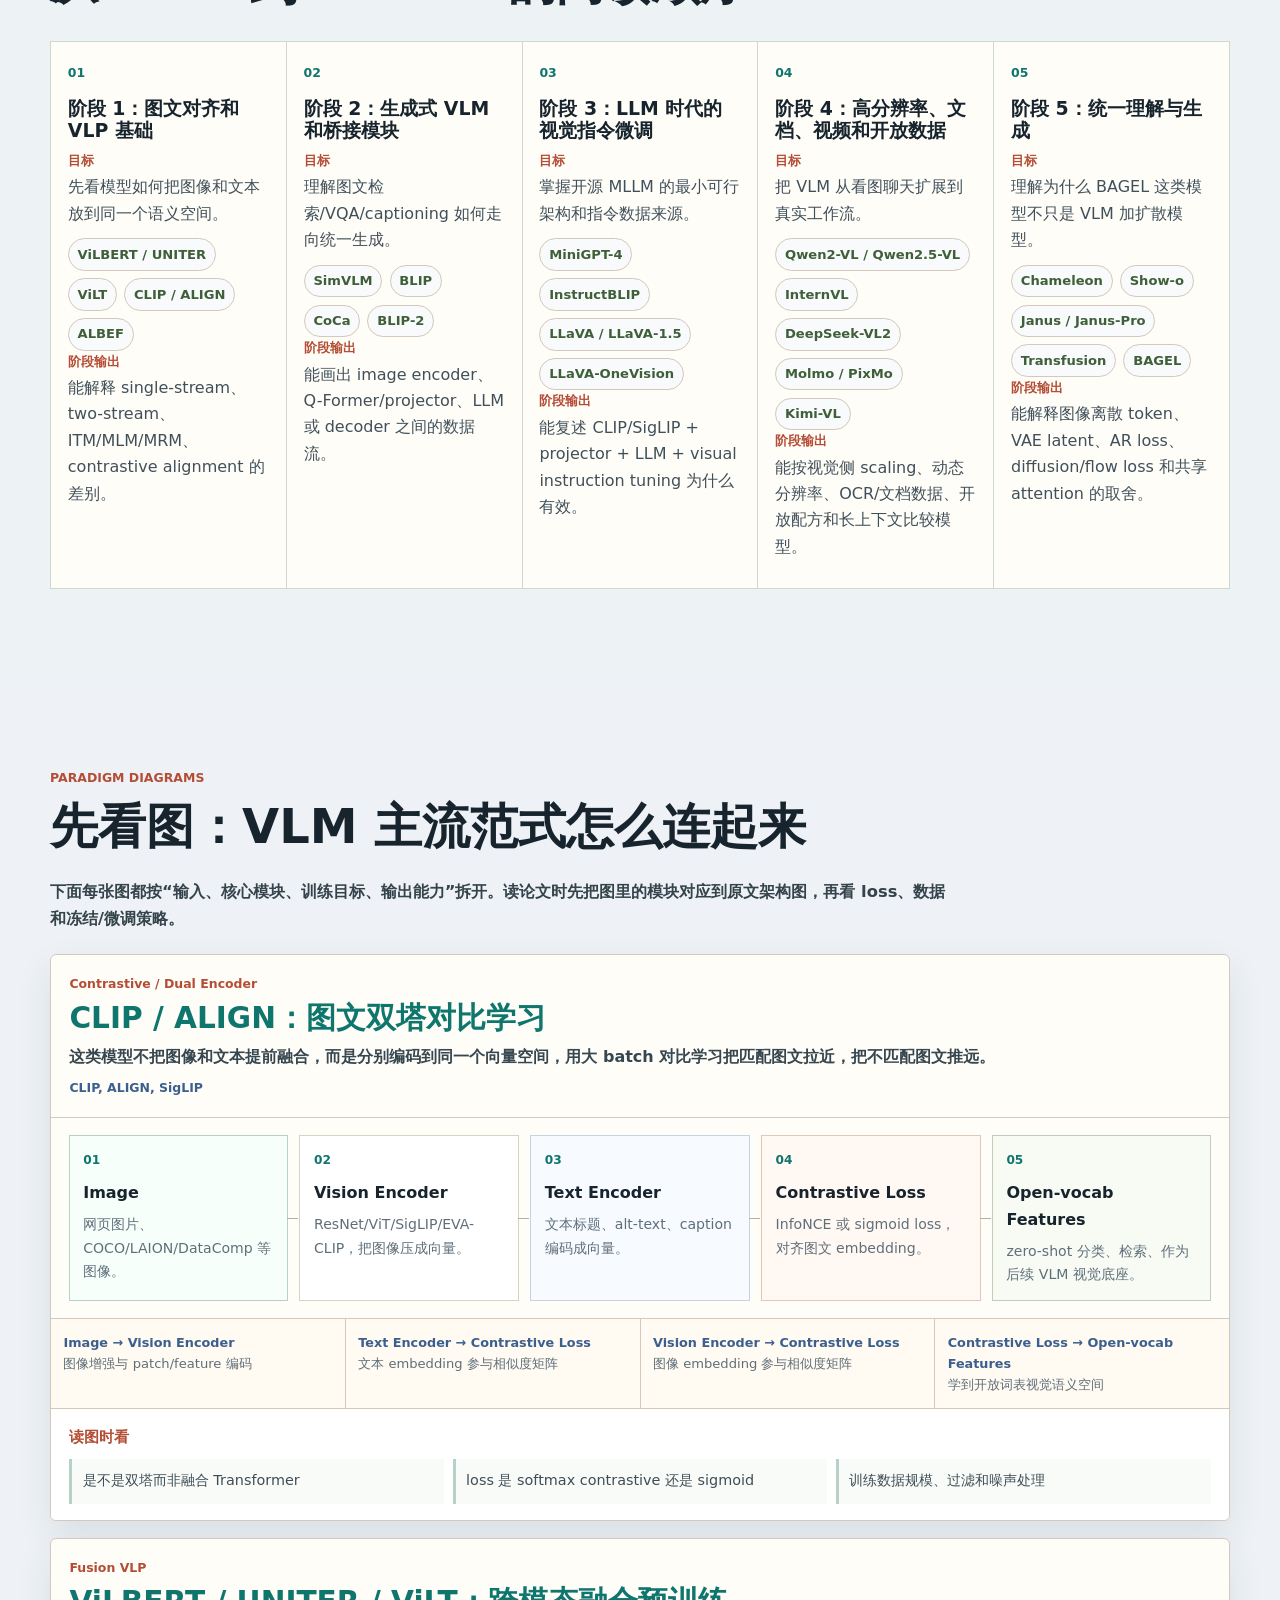
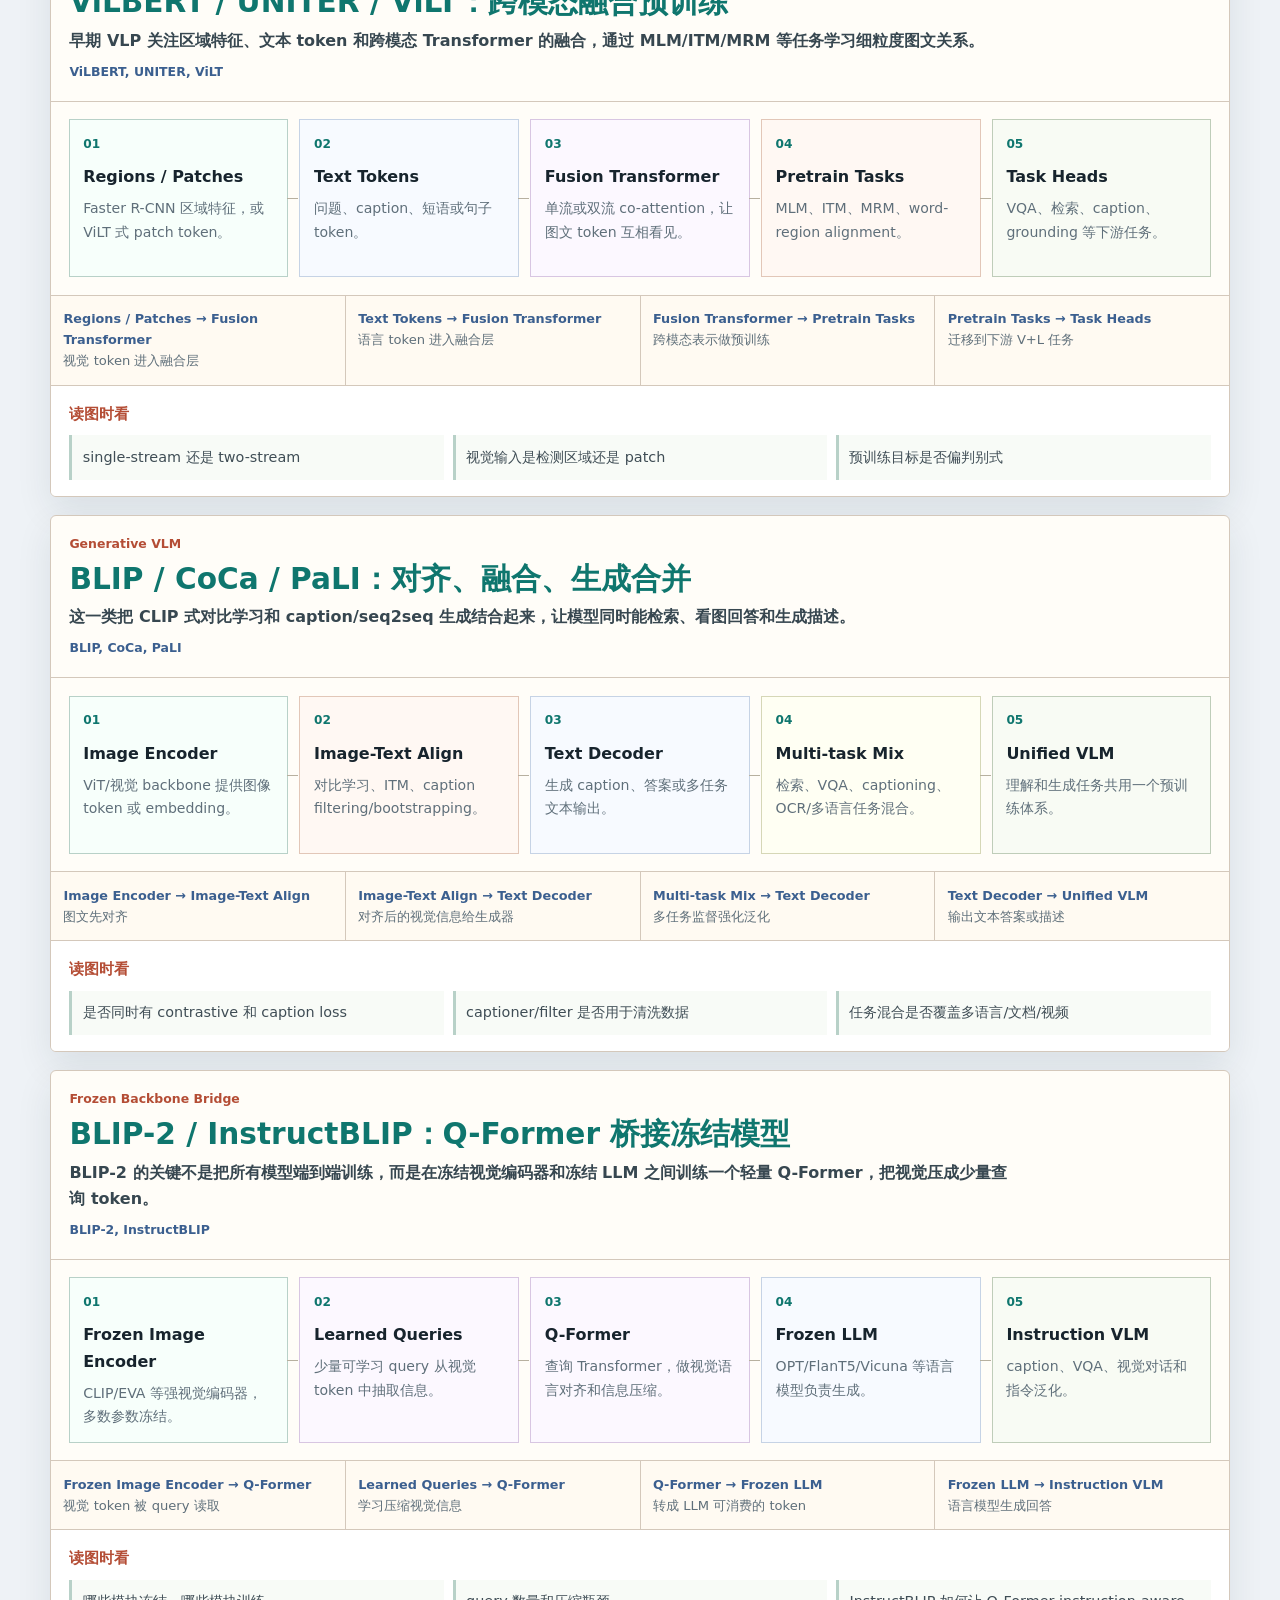
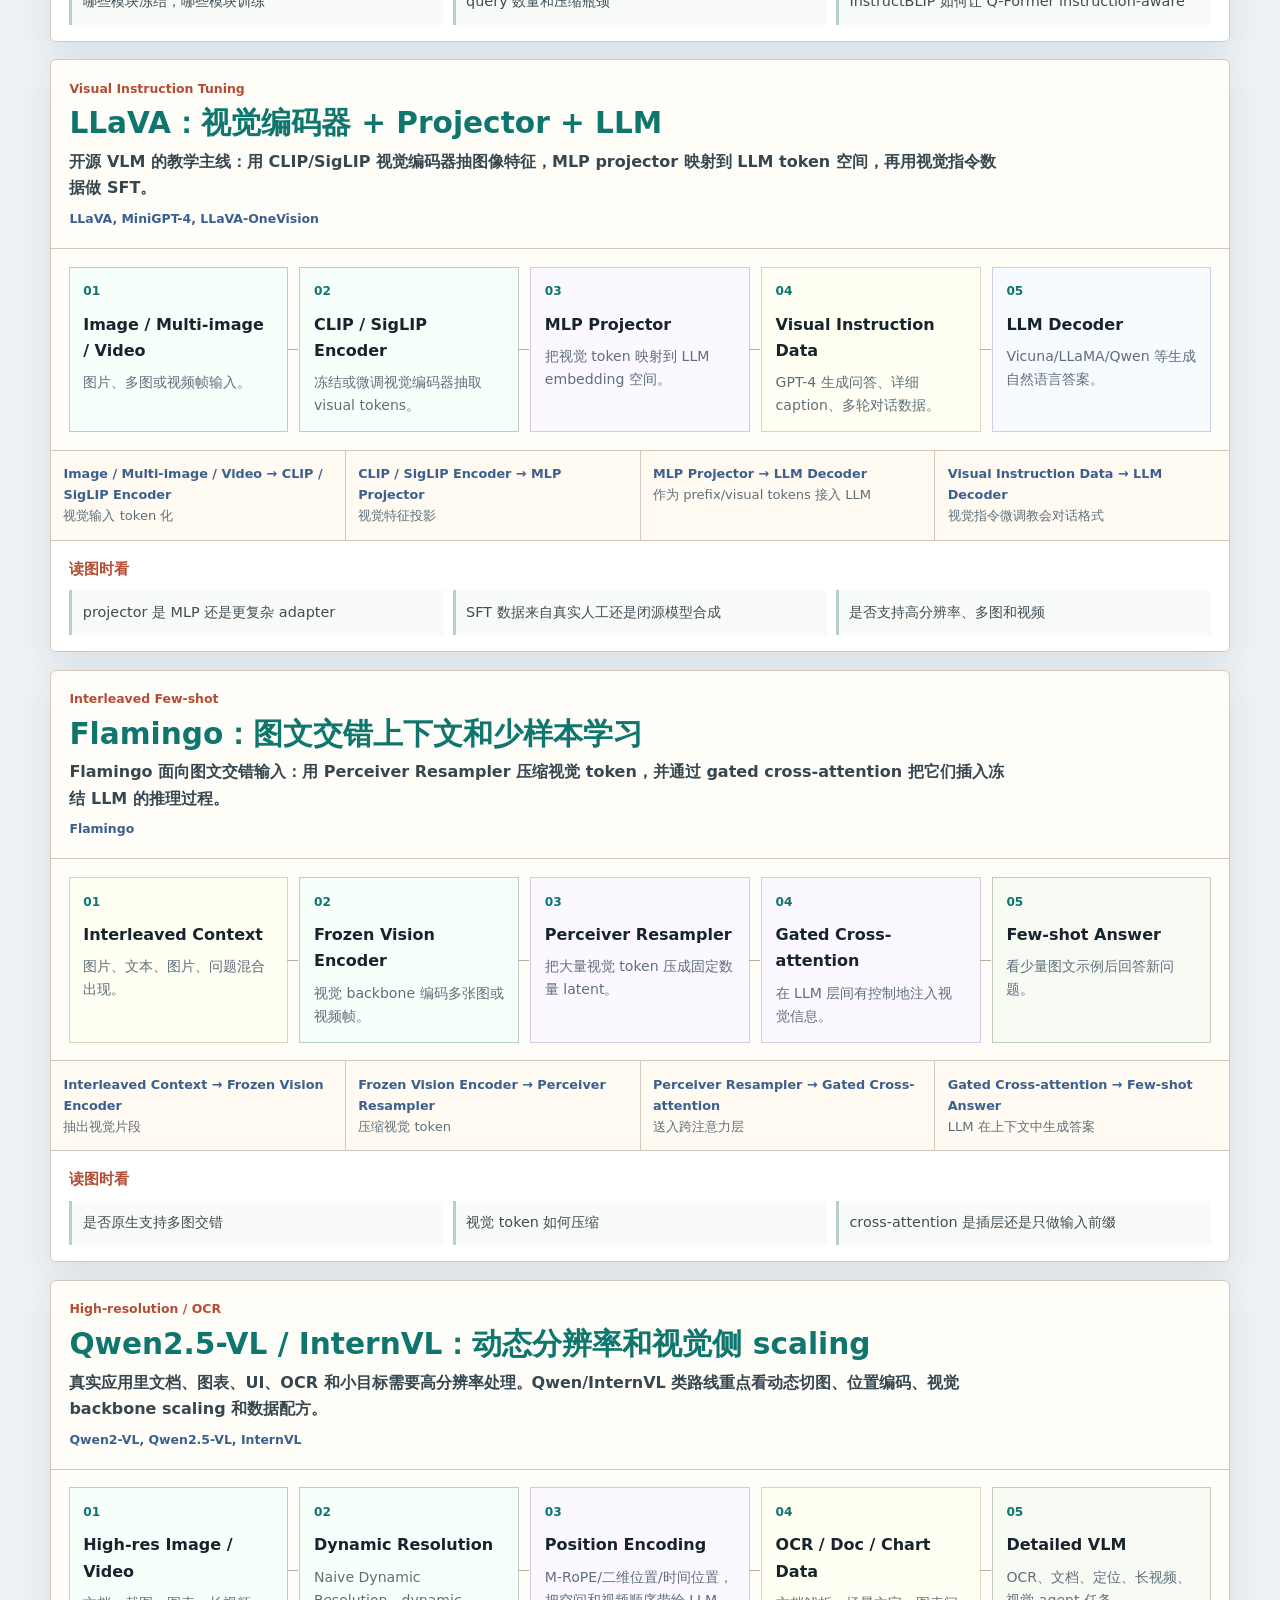
<file: VLM/index.html>
<!doctype html>
<html lang="zh-CN">
  <head>
    <meta charset="utf-8">
    <meta name="viewport" content="width=device-width, initial-scale=1">
    <meta name="theme-color" content="#102a33">
    <meta name="description" content="VLM 多模态大模型学习地图：从 CLIP、LLaVA 到统一理解与生成模型。">
    <title>VLM Learning Map</title>
    <link rel="stylesheet" href="./styles.css?v=20260722-responsive">
  </head>
  <body>
    <header class="hero">
      <nav class="topbar" aria-label="Primary">
        <a href="../">首页</a>
        <a href="#contents">目录</a>
        <a href="#paper-figures">论文图</a>
        <a href="#visual-figures">范式图</a>
        <a href="#learning-path">路线</a>
        <a href="#families">家族</a>
        <a href="#model-atlas">模型</a>
        <a href="#unified-models">统一模型</a>
        <a href="#benchmark-map">评测</a>
        <a href="#references">文献</a>
      </nav>
      <div class="hero-grid">
        <section>
          <p class="eyebrow">VLM / MLLM / Unified Multimodal Models</p>
          <h1>VLM 多模态大模型学习地图</h1>
          <p class="lead">
            从 CLIP、BLIP-2、Flamingo、LLaVA 读到 Qwen2.5-VL、InternVL、Molmo、Kimi-VL 和 BAGEL 这类统一理解与生成模型。目标不是背模型名，而是看清视觉编码器、连接器、数据配方、评测和生成目标如何共同塑造能力。
          </p>
          <div class="hero-actions">
            <a class="button primary" href="#paper-figures">看论文原图</a>
            <a class="button" href="#visual-figures">范式预览</a>
          </div>
        </section>
        <aside class="hero-panel" aria-label="Quick map">
          <div class="metric">
            <span id="family-count">0</span>
            <strong>条模型家族</strong>
          </div>
          <div class="metric">
            <span id="model-count">0</span>
            <strong>个关键模型</strong>
          </div>
          <div class="metric">
            <span id="benchmark-count">0</span>
            <strong>个数据/评测</strong>
          </div>
        </aside>
      </div>
    </header>

    <main>
      <section class="band paper-figures-band" id="paper-figures">
        <div class="section-head">
          <p class="eyebrow">Paper Figures</p>
          <h2>论文原图导读：从 CLIP 到统一生成</h2>
        </div>
        <p class="section-intro">
          这些卡片优先展示论文/项目原图，再用三步拆解帮助对照原文读架构、训练目标和能力边界。
        </p>
        <div id="paper-figure-guides" class="paper-figure-guides"></div>
      </section>

      <section class="band visual-figures-band" id="visual-figures">
        <div class="section-head">
          <p class="eyebrow">Paradigm Preview</p>
          <h2>三张图先看懂 VLM 主流范式</h2>
        </div>
        <p class="section-intro">
          默认精选 CLIP、LLaVA 和统一理解生成三条代表路线；需要系统比较时再展开全部九张学习版架构图。
        </p>
        <div class="visual-figure-controls">
          <p id="visual-figure-status" aria-live="polite">精选 3 / 9 张</p>
          <button id="visual-figure-toggle" class="button-link" type="button" aria-expanded="false" aria-controls="visual-figure-grid">展开全部 9 张</button>
        </div>
        <div id="visual-figure-grid" class="visual-figure-grid"></div>
      </section>

      <section class="band toc-band" id="contents">
        <div class="section-head">
          <p class="eyebrow">Contents</p>
          <h2>目录：按学习动作跳转</h2>
        </div>
        <p class="section-intro">
          这页按“建立框架、看模型谱系、查资料评测”三组组织。新手建议先读学习路线和模型家族，再进入统一模型和 benchmark 地图。
        </p>
        <div id="page-toc" class="page-toc" aria-label="VLM page contents"></div>
      </section>

      <section class="band intro" id="principles">
        <div class="section-head">
          <p class="eyebrow">Mental Model</p>
          <h2>先把 VLM 看成能力栈</h2>
        </div>
        <div id="principle-grid" class="principle-grid"></div>
      </section>

      <section class="band path-band" id="learning-path">
        <div class="section-head">
          <p class="eyebrow">Study Path</p>
          <h2>从 CLIP 到 BAGEL 的阅读顺序</h2>
        </div>
        <div id="learning-path-list" class="learning-path"></div>
      </section>

      <section class="band diagram-band" id="paradigm-diagrams">
        <div class="section-head">
          <p class="eyebrow">Paradigm Diagrams</p>
          <h2>先看图：VLM 主流范式怎么连起来</h2>
        </div>
        <p class="section-intro">
          下面每张图都按“输入、核心模块、训练目标、输出能力”拆开。读论文时先把图里的模块对应到原文架构图，再看 loss、数据和冻结/微调策略。
        </p>
        <div id="paradigm-diagram-gallery" class="paradigm-diagram-gallery"></div>
      </section>

      <section class="band family-band" id="families">
        <div class="section-head">
          <p class="eyebrow">Model Families</p>
          <h2>六条主路线：别只按模型名记</h2>
        </div>
        <div id="family-tabs" class="family-tabs" role="tablist" aria-label="VLM families"></div>
        <div id="family-detail" class="family-detail"></div>
      </section>

      <section class="band atlas-band" id="model-atlas">
        <div class="section-head row">
          <div>
            <p class="eyebrow">Model Atlas</p>
            <h2>关键模型图谱</h2>
          </div>
          <label class="search">
            <span>搜索模型 / 关键词</span>
            <input id="model-search" type="search" placeholder="LLaVA / Qwen / Molmo / OCR / unified">
          </label>
        </div>
        <p id="model-match-count" class="match-count" aria-live="polite">显示全部模型</p>
        <div id="model-grid" class="model-grid"></div>
      </section>

      <section class="band unified-band" id="unified-models">
        <div class="section-head">
          <p class="eyebrow">Unified Models</p>
          <h2>从 VLM 到多模态生成大模型</h2>
        </div>
        <div id="unified-grid" class="unified-grid"></div>
      </section>

      <section class="band benchmark-band" id="benchmark-map">
        <div class="section-head">
          <p class="eyebrow">Datasets & Benchmarks</p>
          <h2>数据、任务和评测地图</h2>
        </div>
        <p class="section-intro">
          VLM 的能力要按数据和 benchmark 读：图文预训练解决语义覆盖，VQA/OCR/图表/视频评测解决具体能力，POPE/HallusionBench 等帮助识别幻觉和鲁棒性问题。
        </p>
        <div id="benchmark-groups" class="benchmark-groups"></div>
      </section>

      <section class="band split" id="references">
        <div>
          <div class="section-head compact">
            <p class="eyebrow">References</p>
            <h2>论文、项目与评测入口</h2>
          </div>
          <div id="reference-grid" class="reference-grid"></div>
        </div>
        <aside class="glossary" id="glossary">
          <div class="section-head compact">
            <p class="eyebrow">Glossary</p>
            <h2>术语表</h2>
          </div>
          <div id="glossary-list" class="glossary-grid"></div>
        </aside>
      </section>
    </main>

    <footer class="footer">
      <p>Updated 2026-06-29. 公开论文、项目页、官方报告、模型卡和 benchmark 混合整理；闭源产品能力请按证据等级阅读。</p>
    </footer>

    <script src="./data.js?v=20260722-preview"></script>
    <script src="./app.js?v=20260722-preview"></script>
  </body>
</html>
</file>
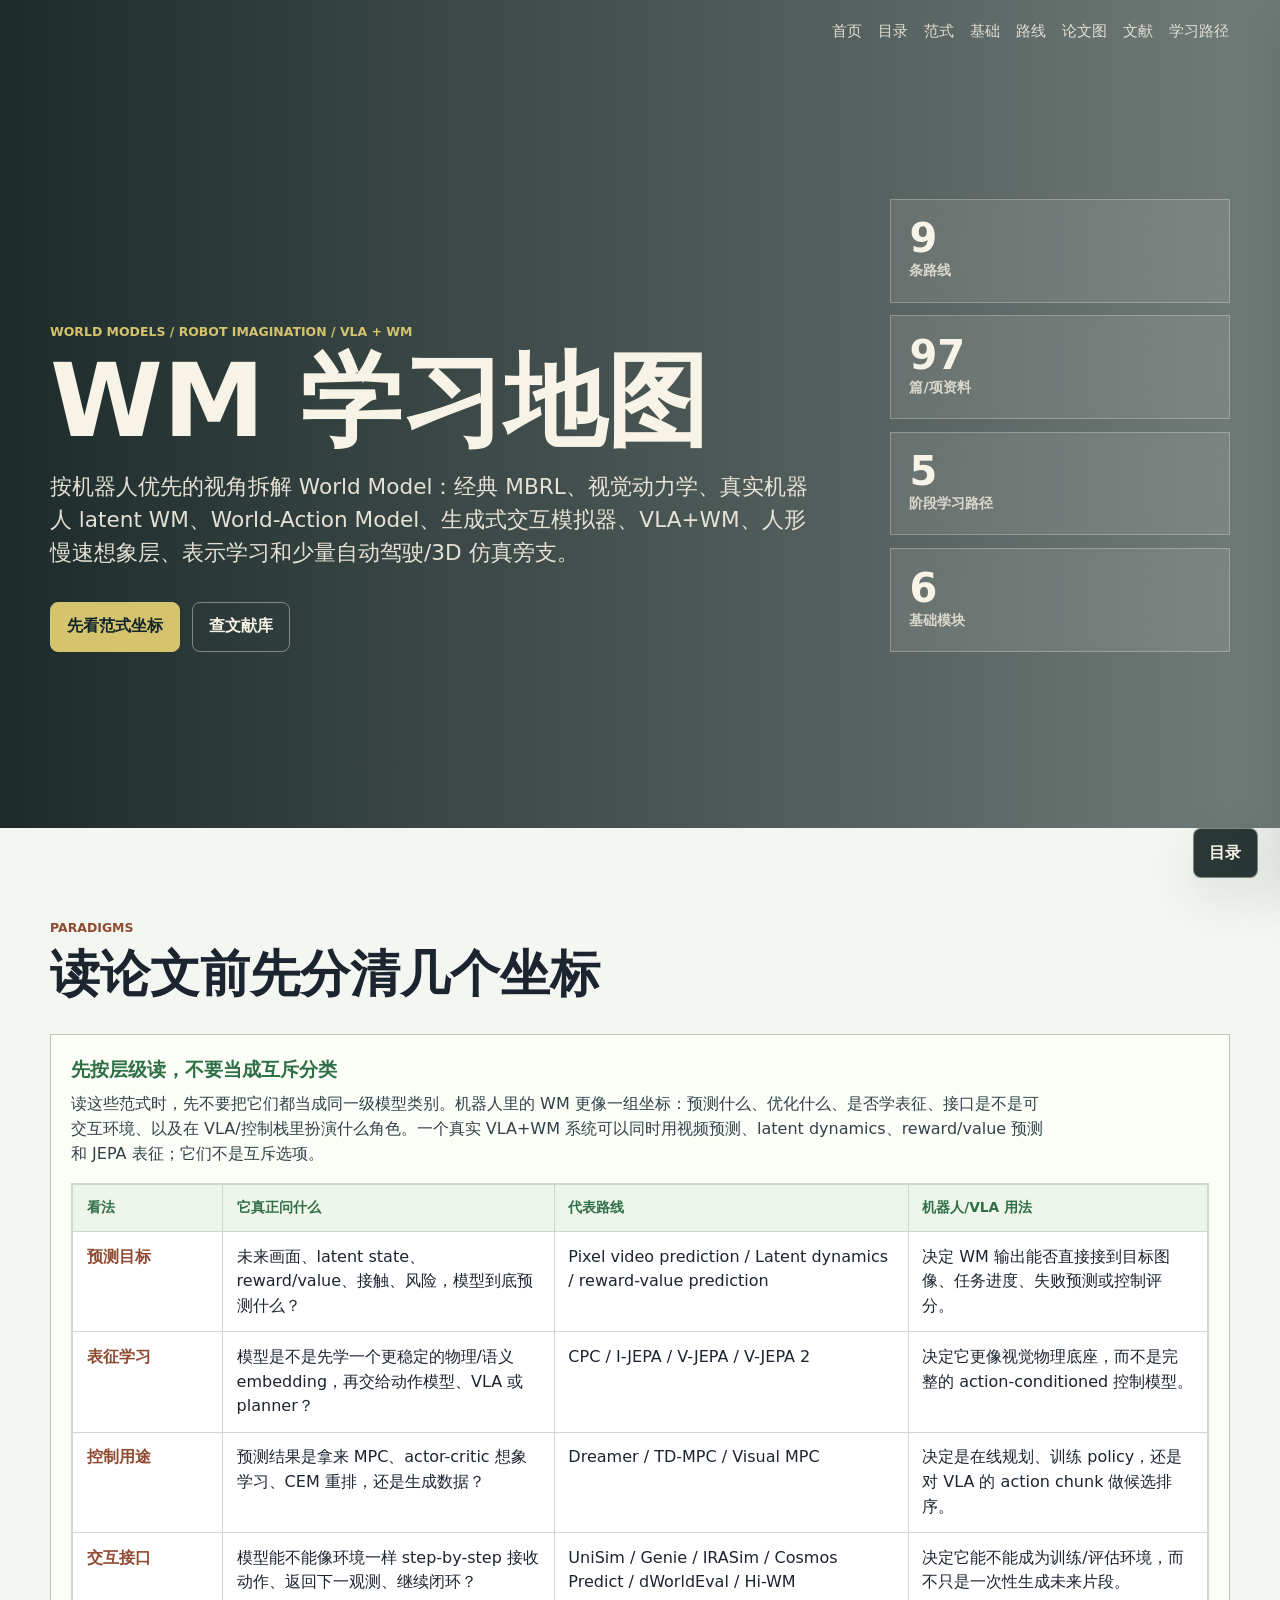
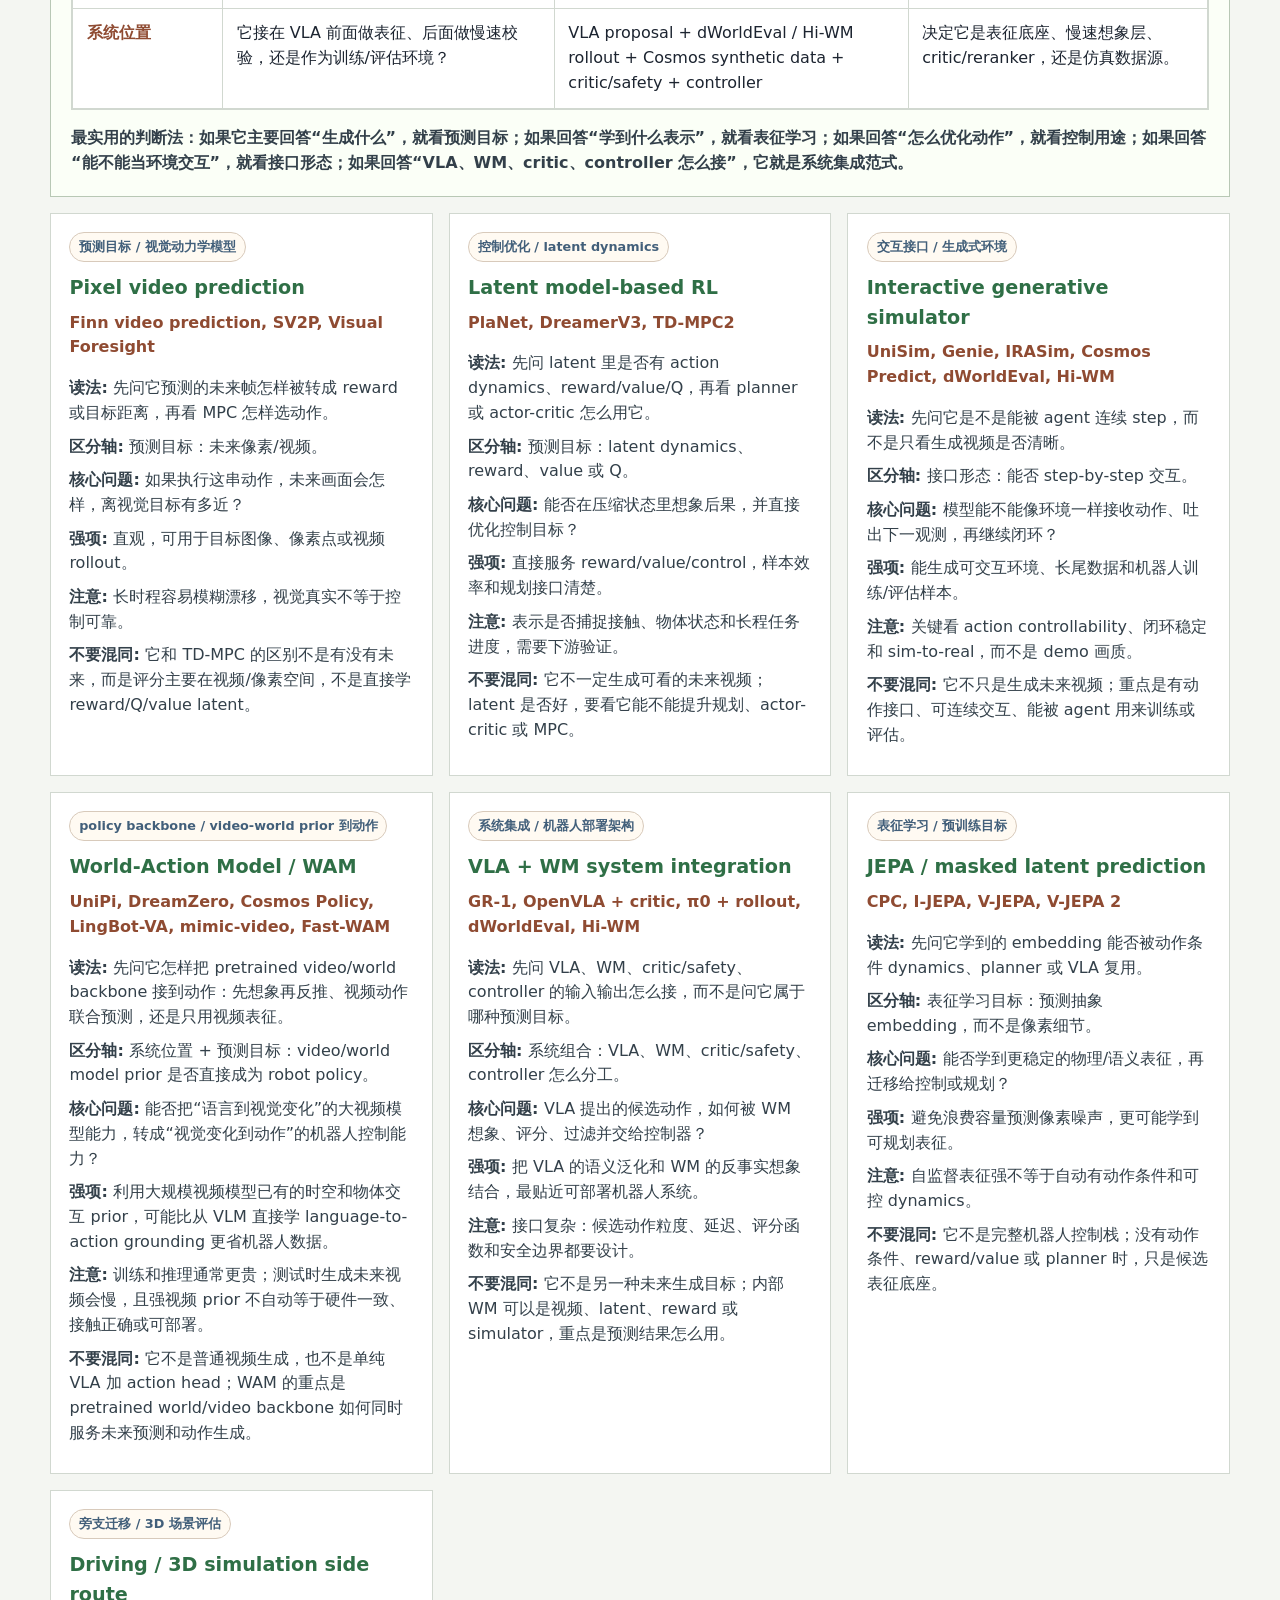
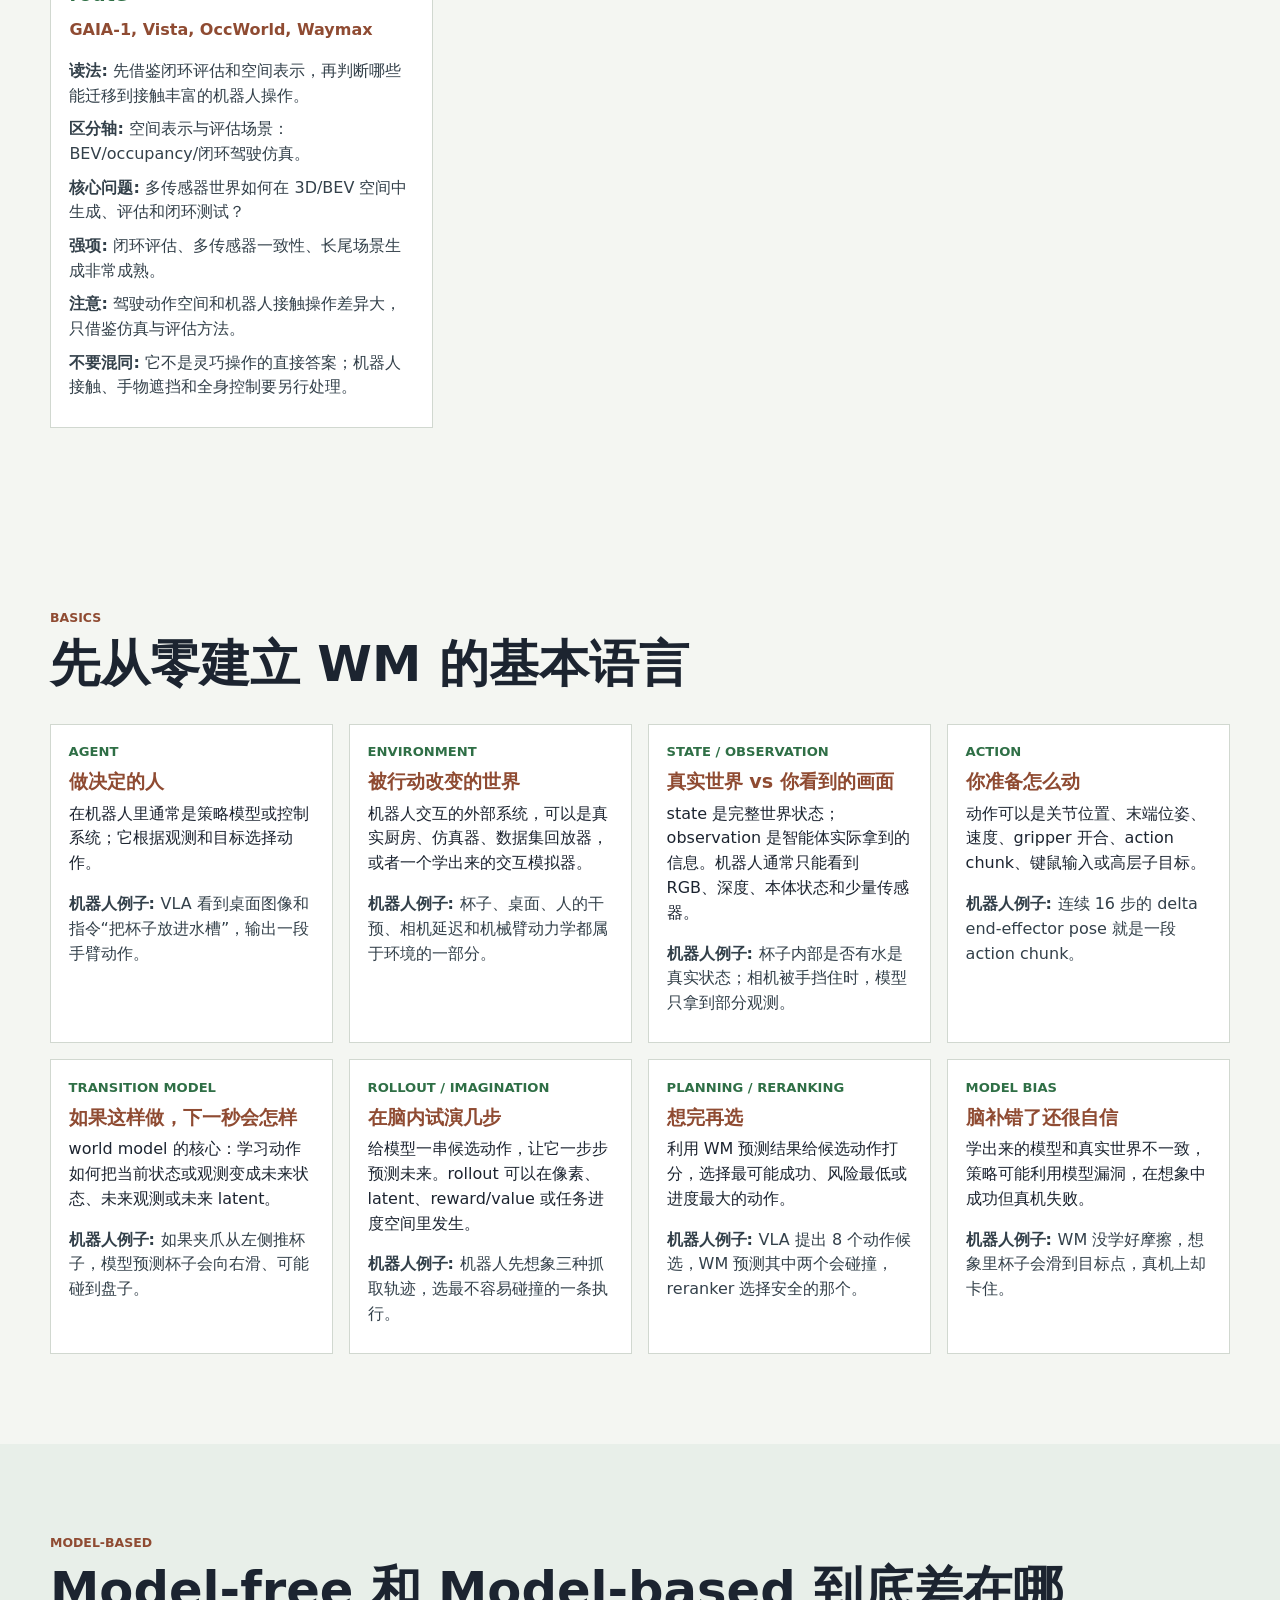
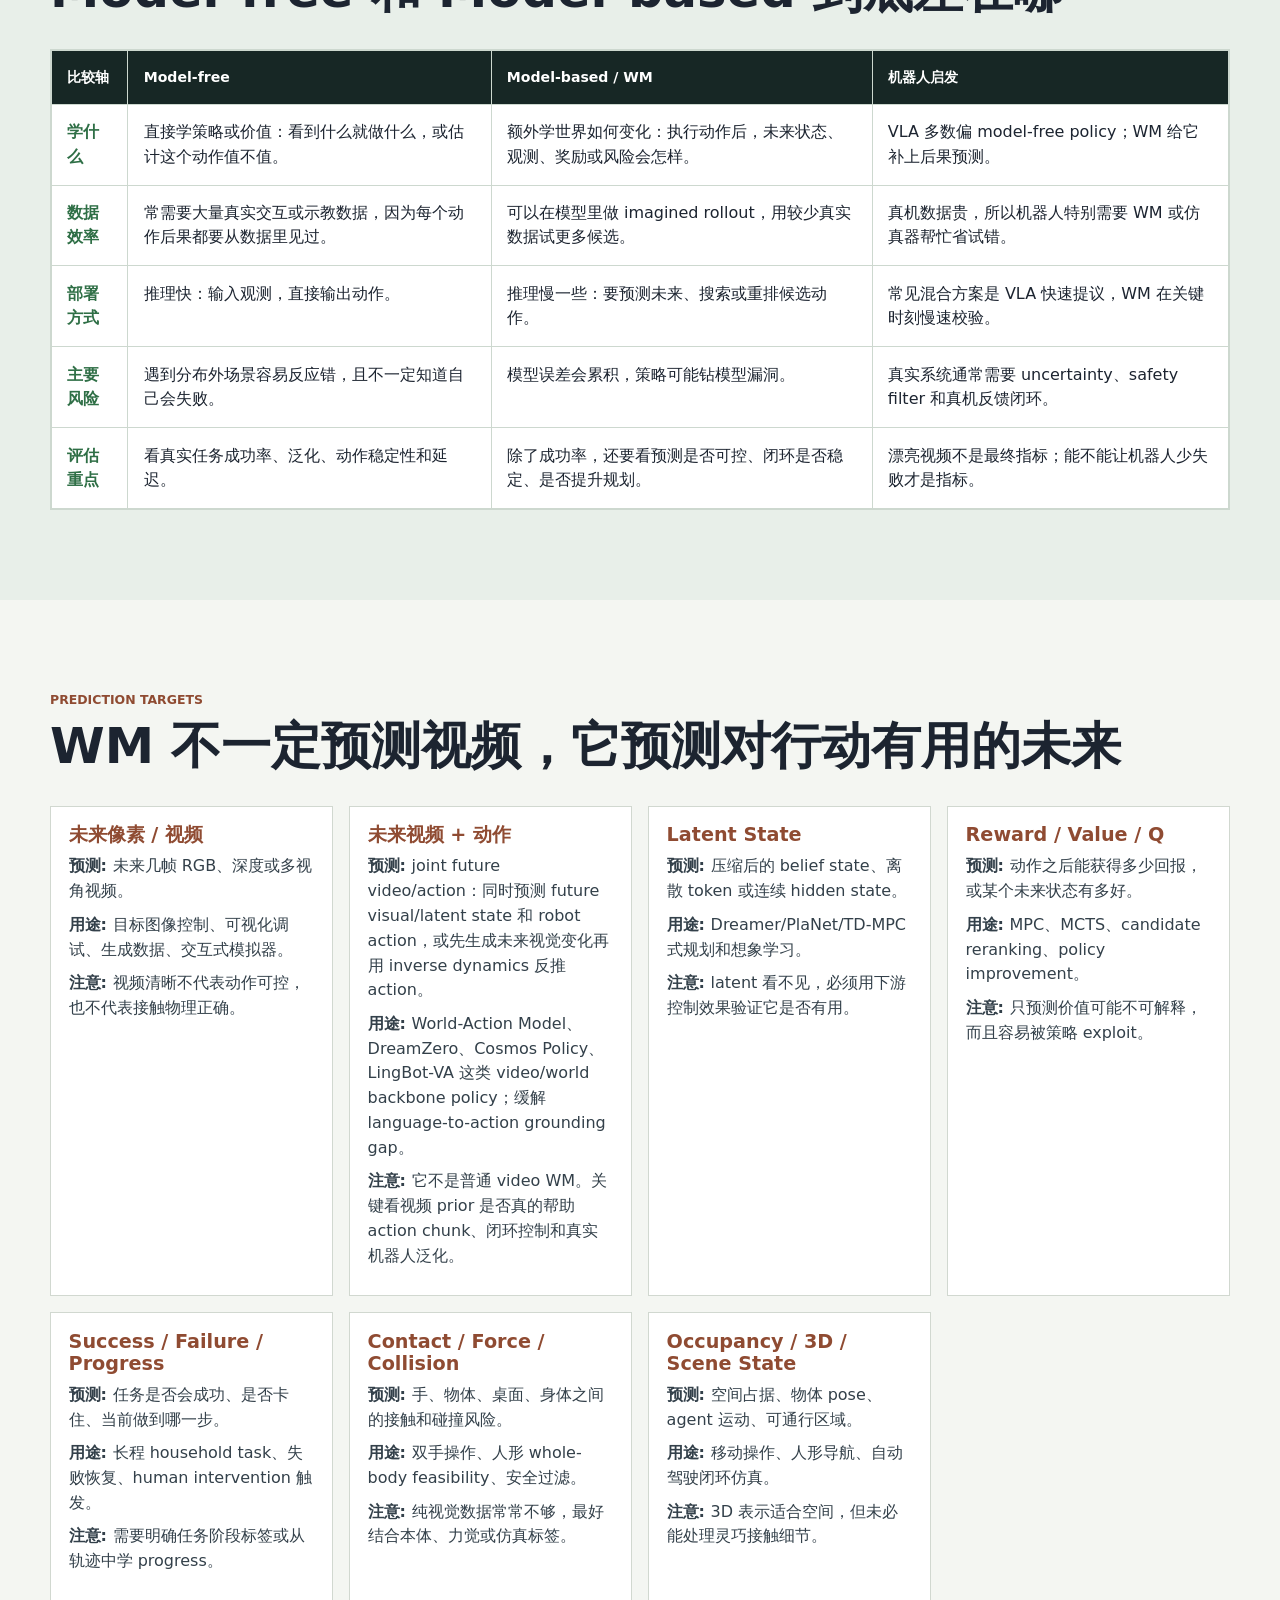
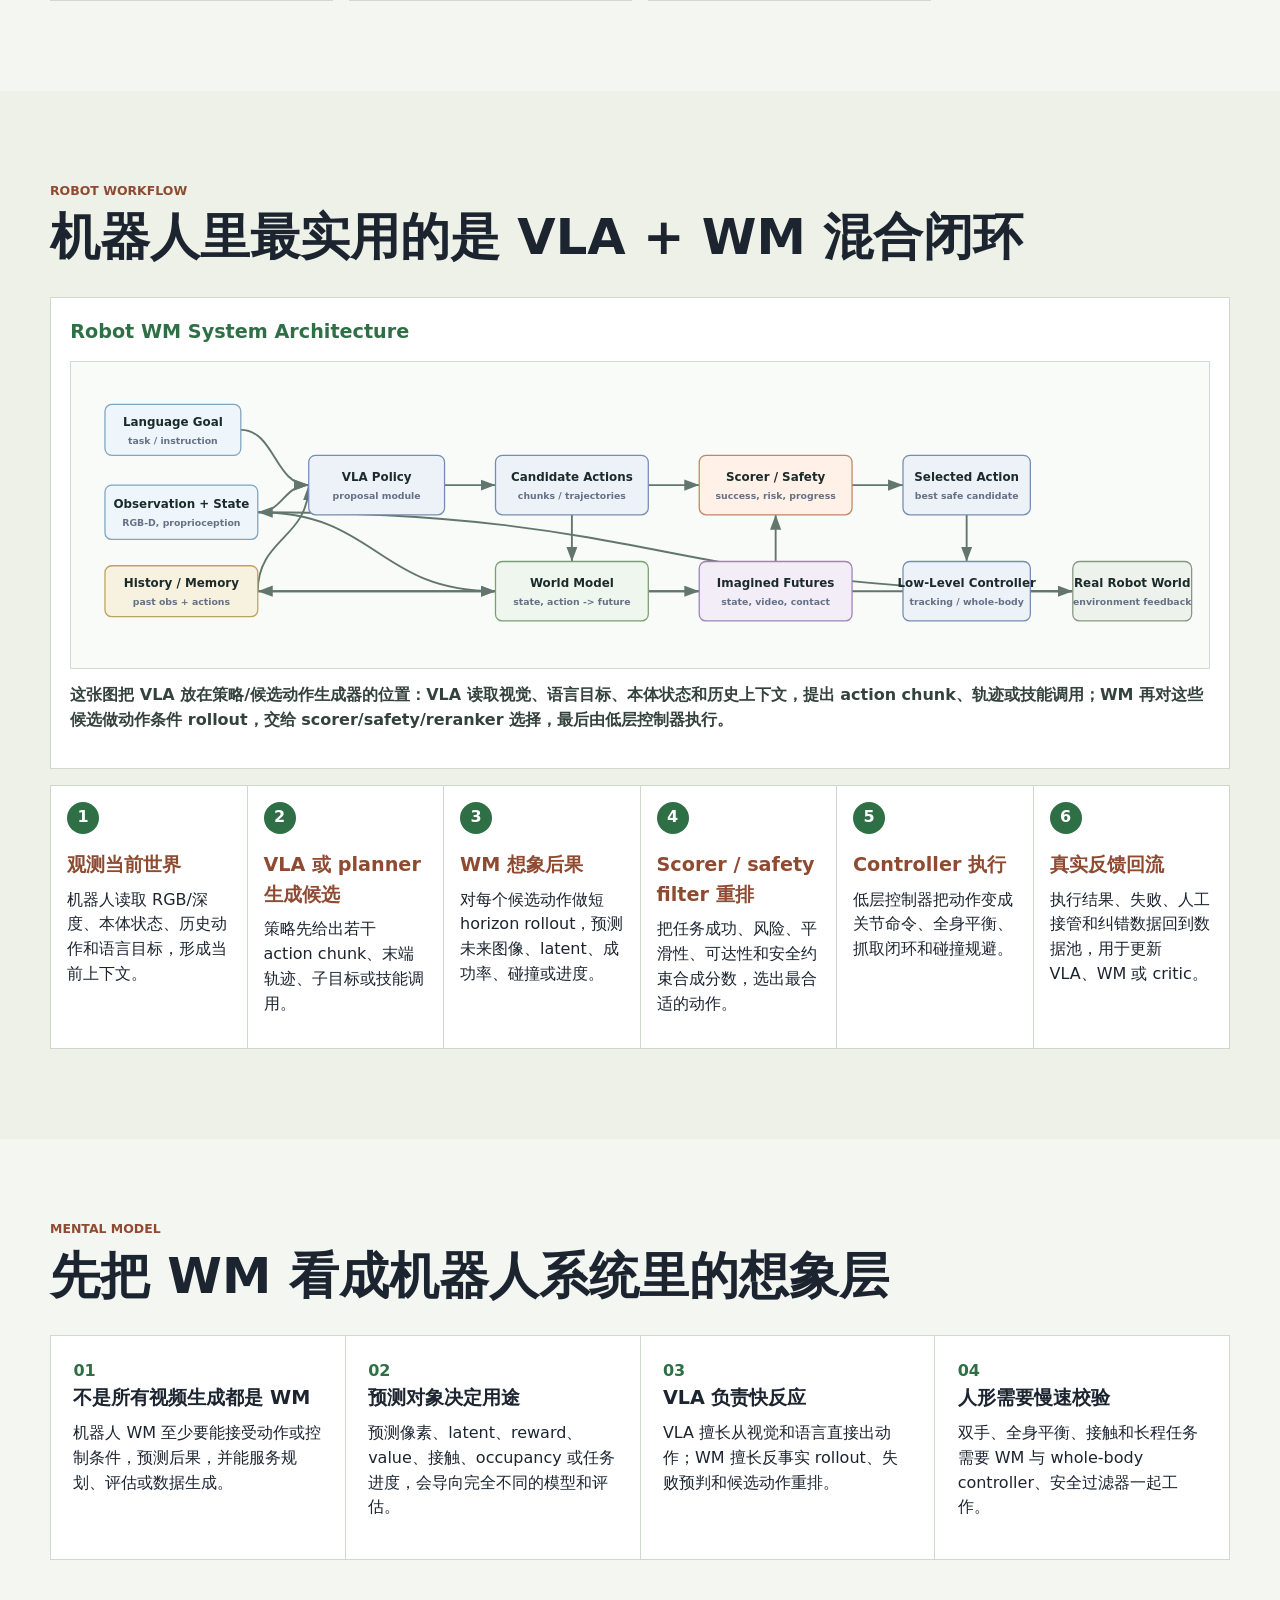
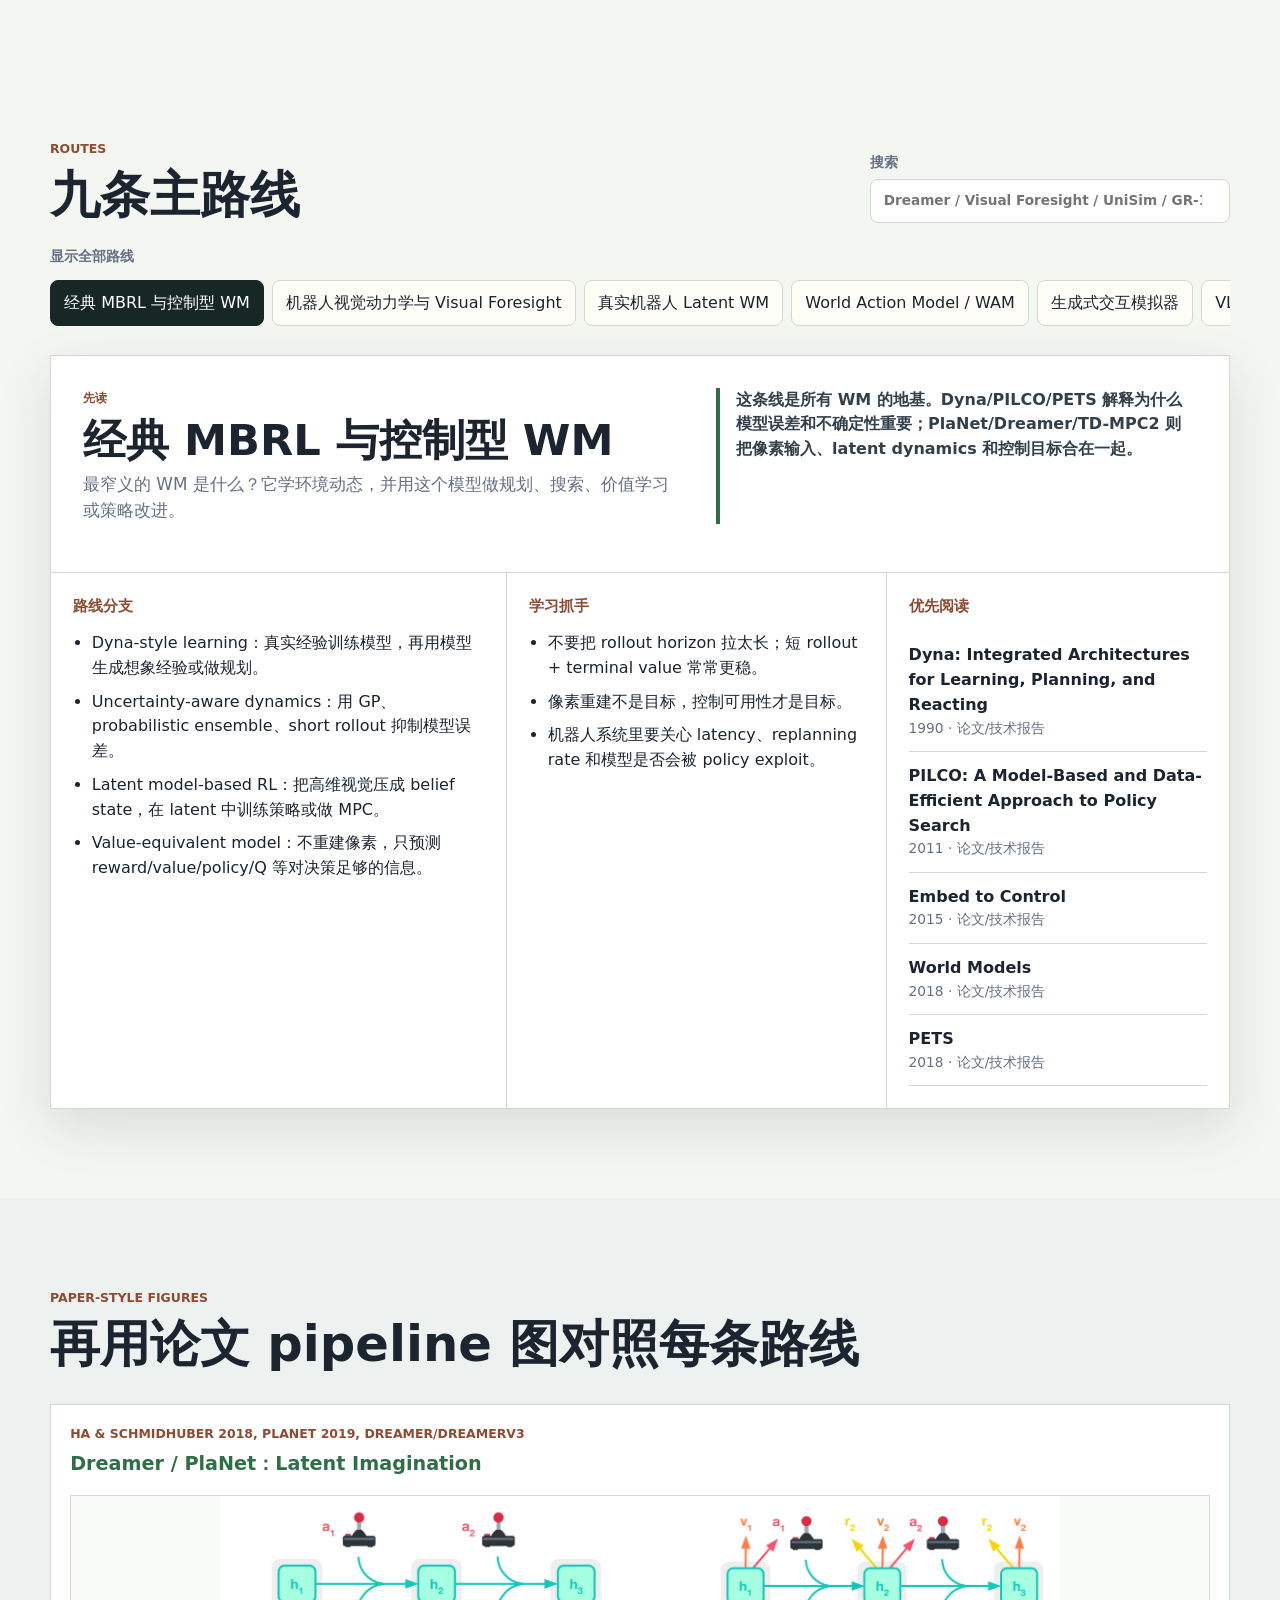
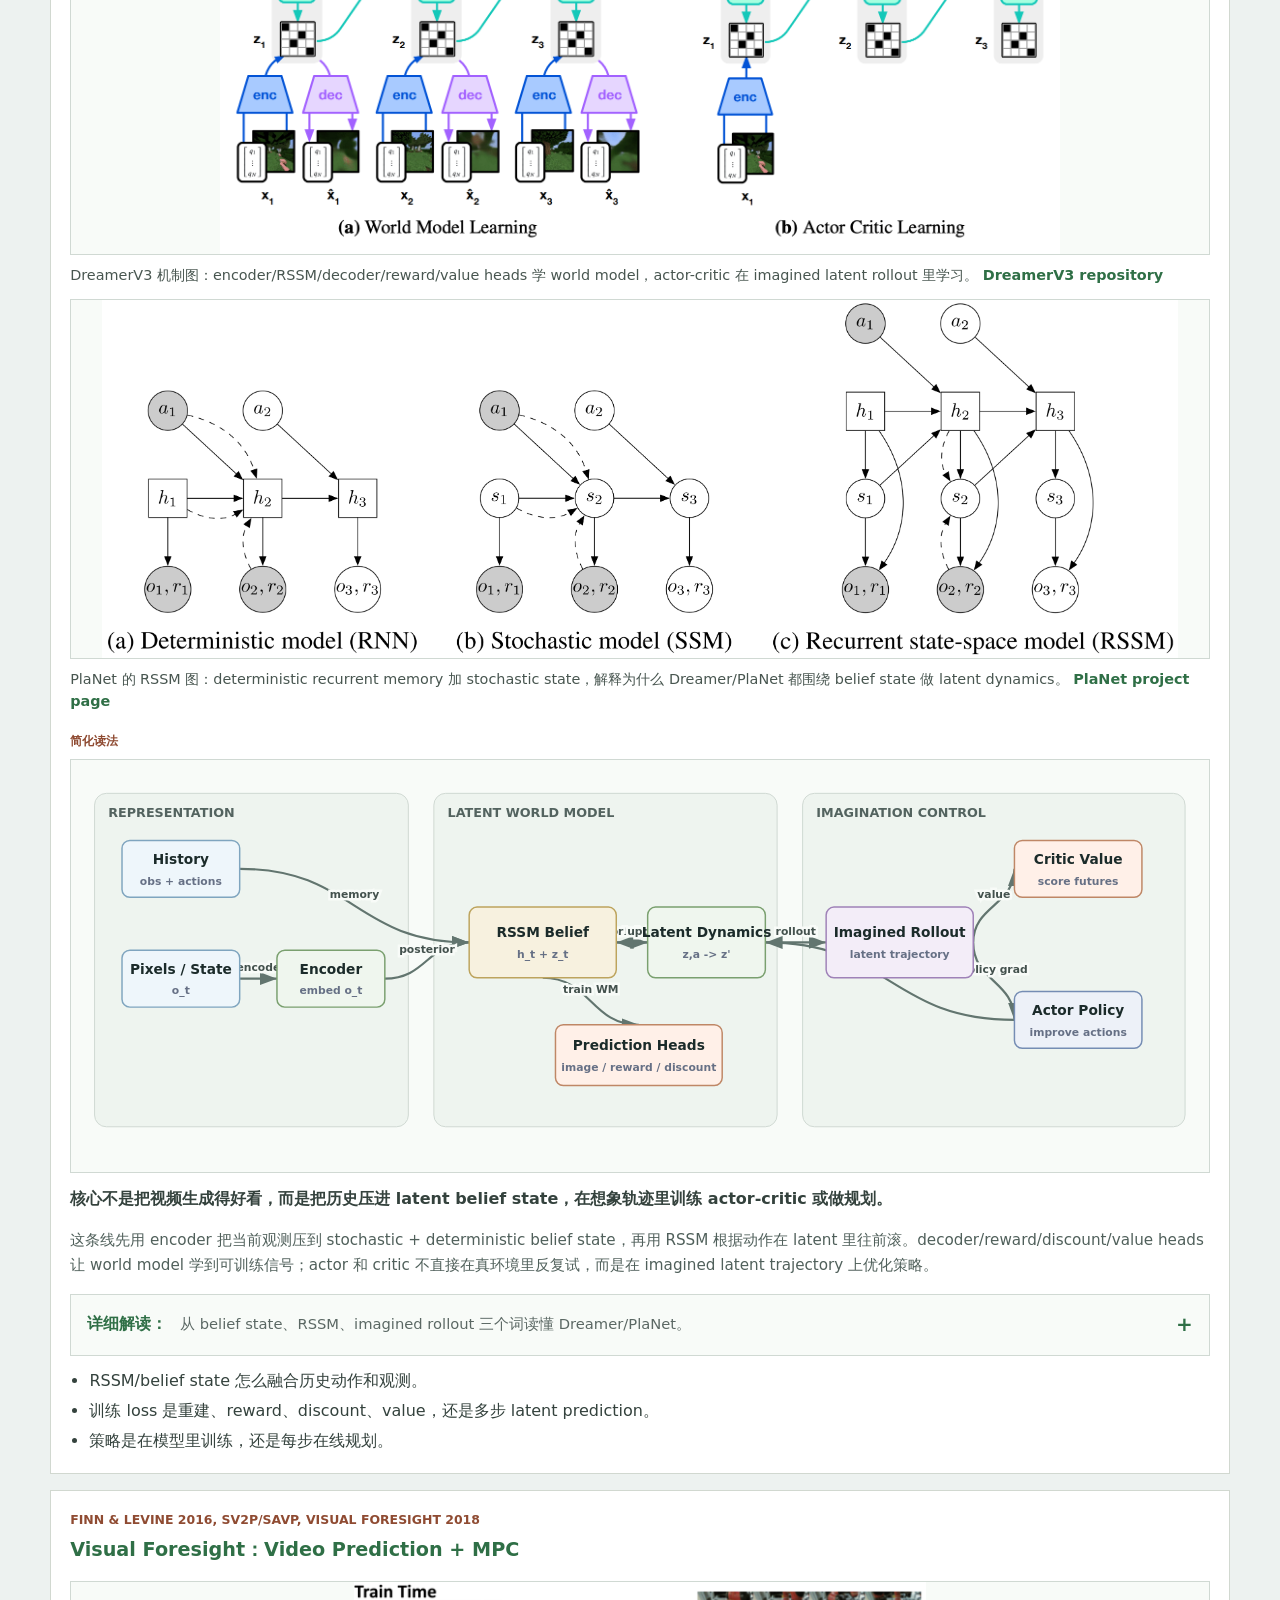
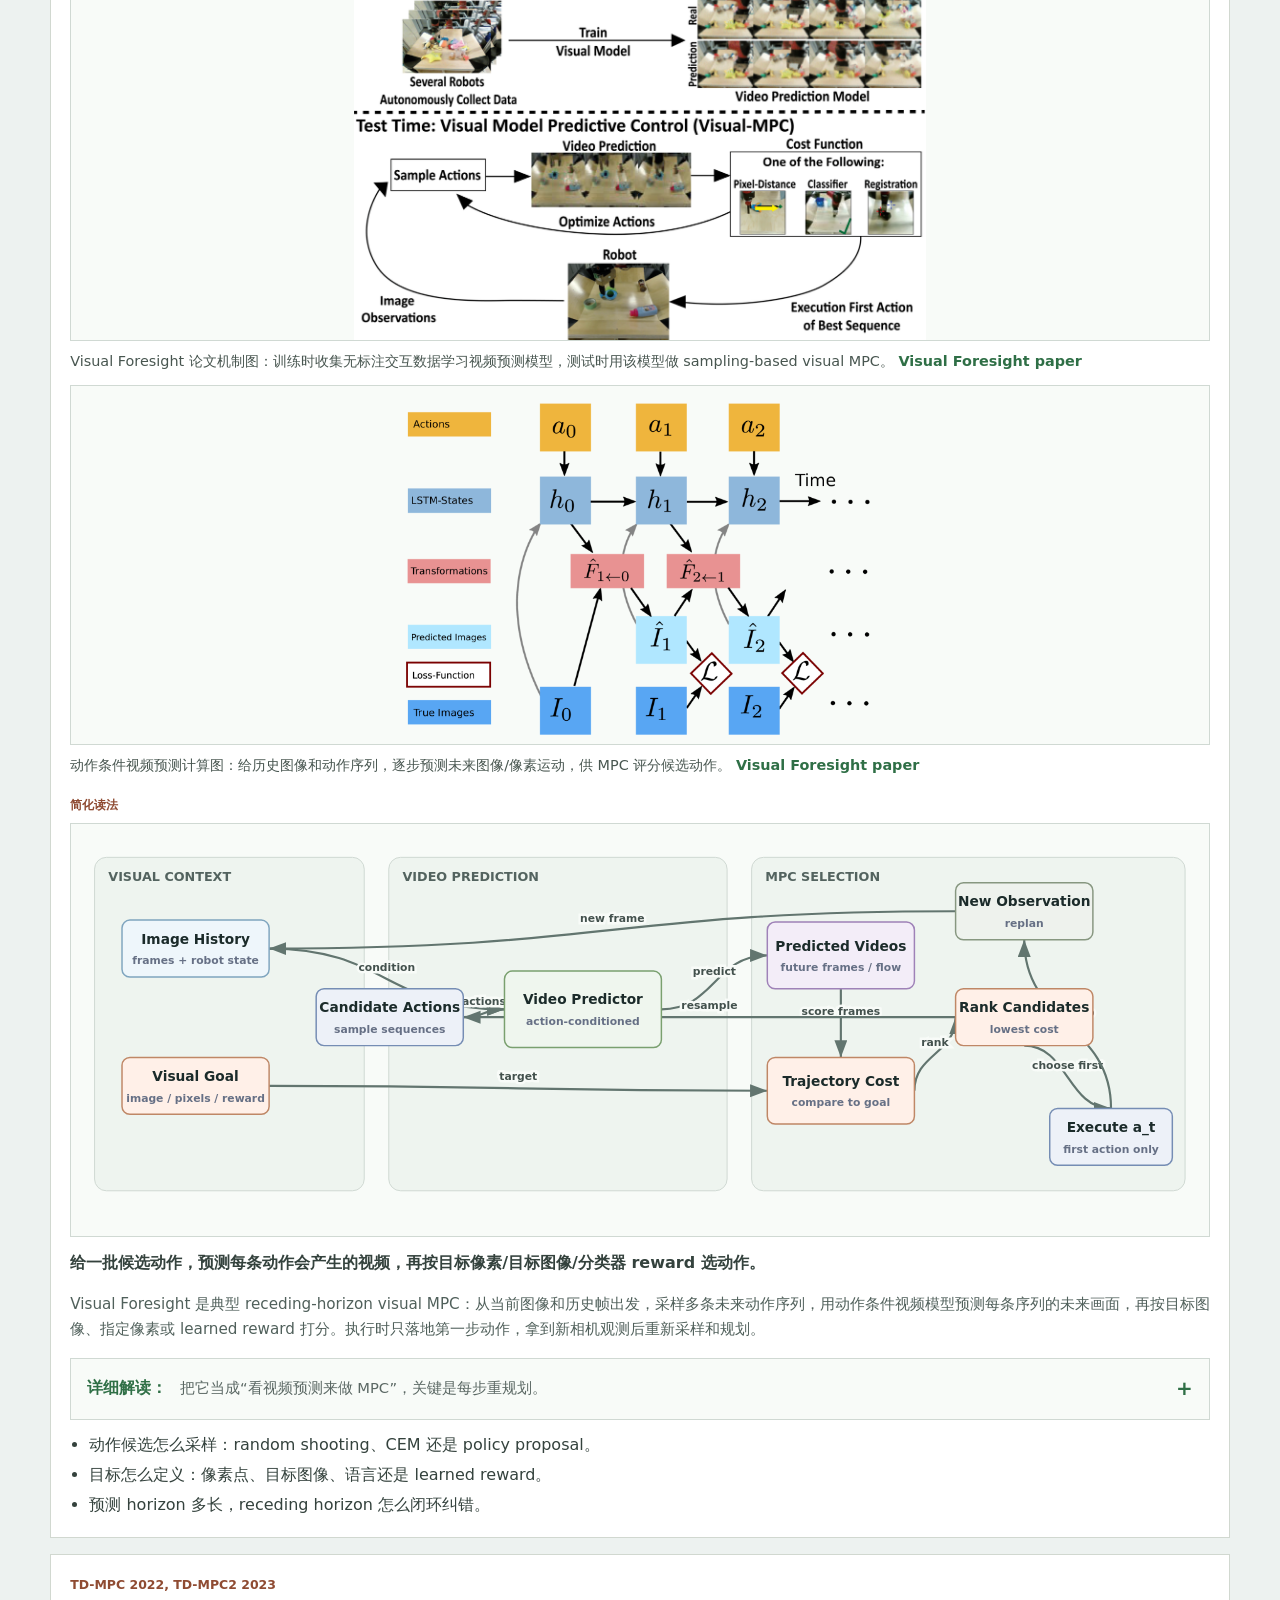
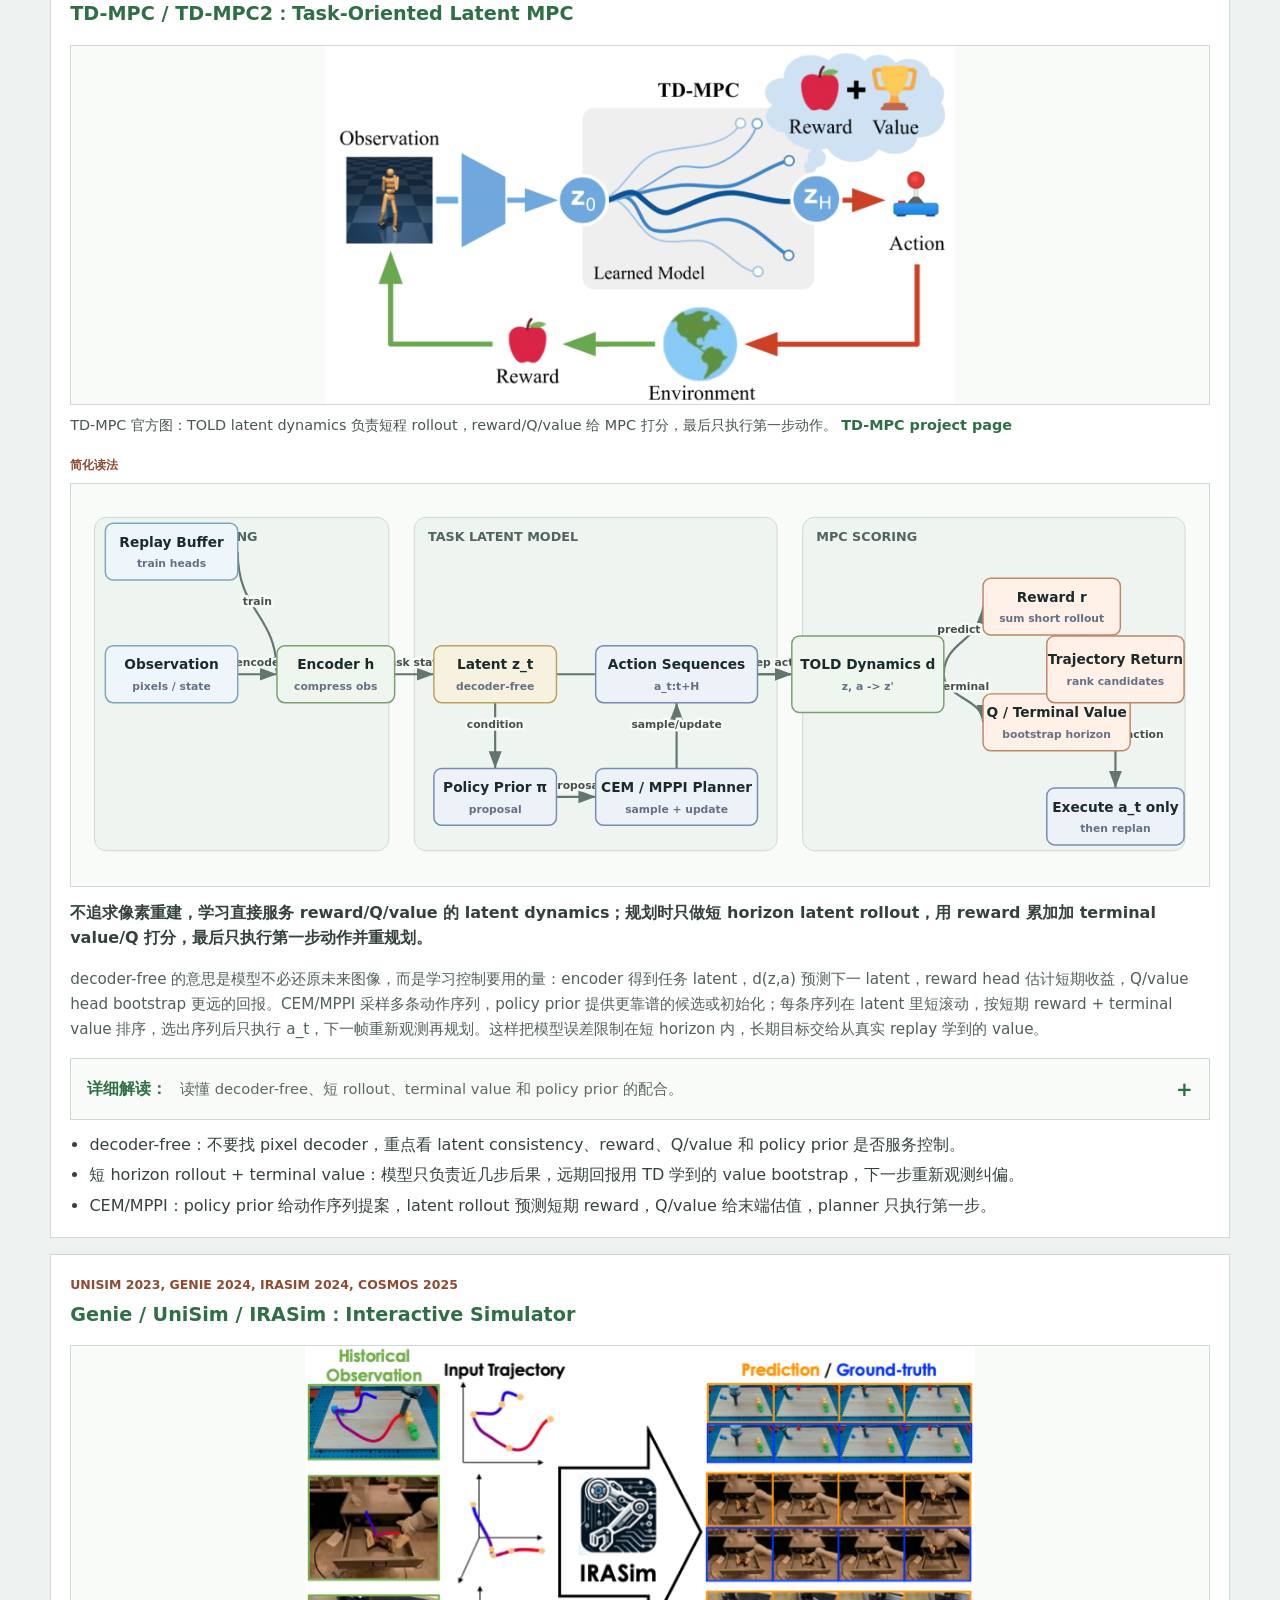
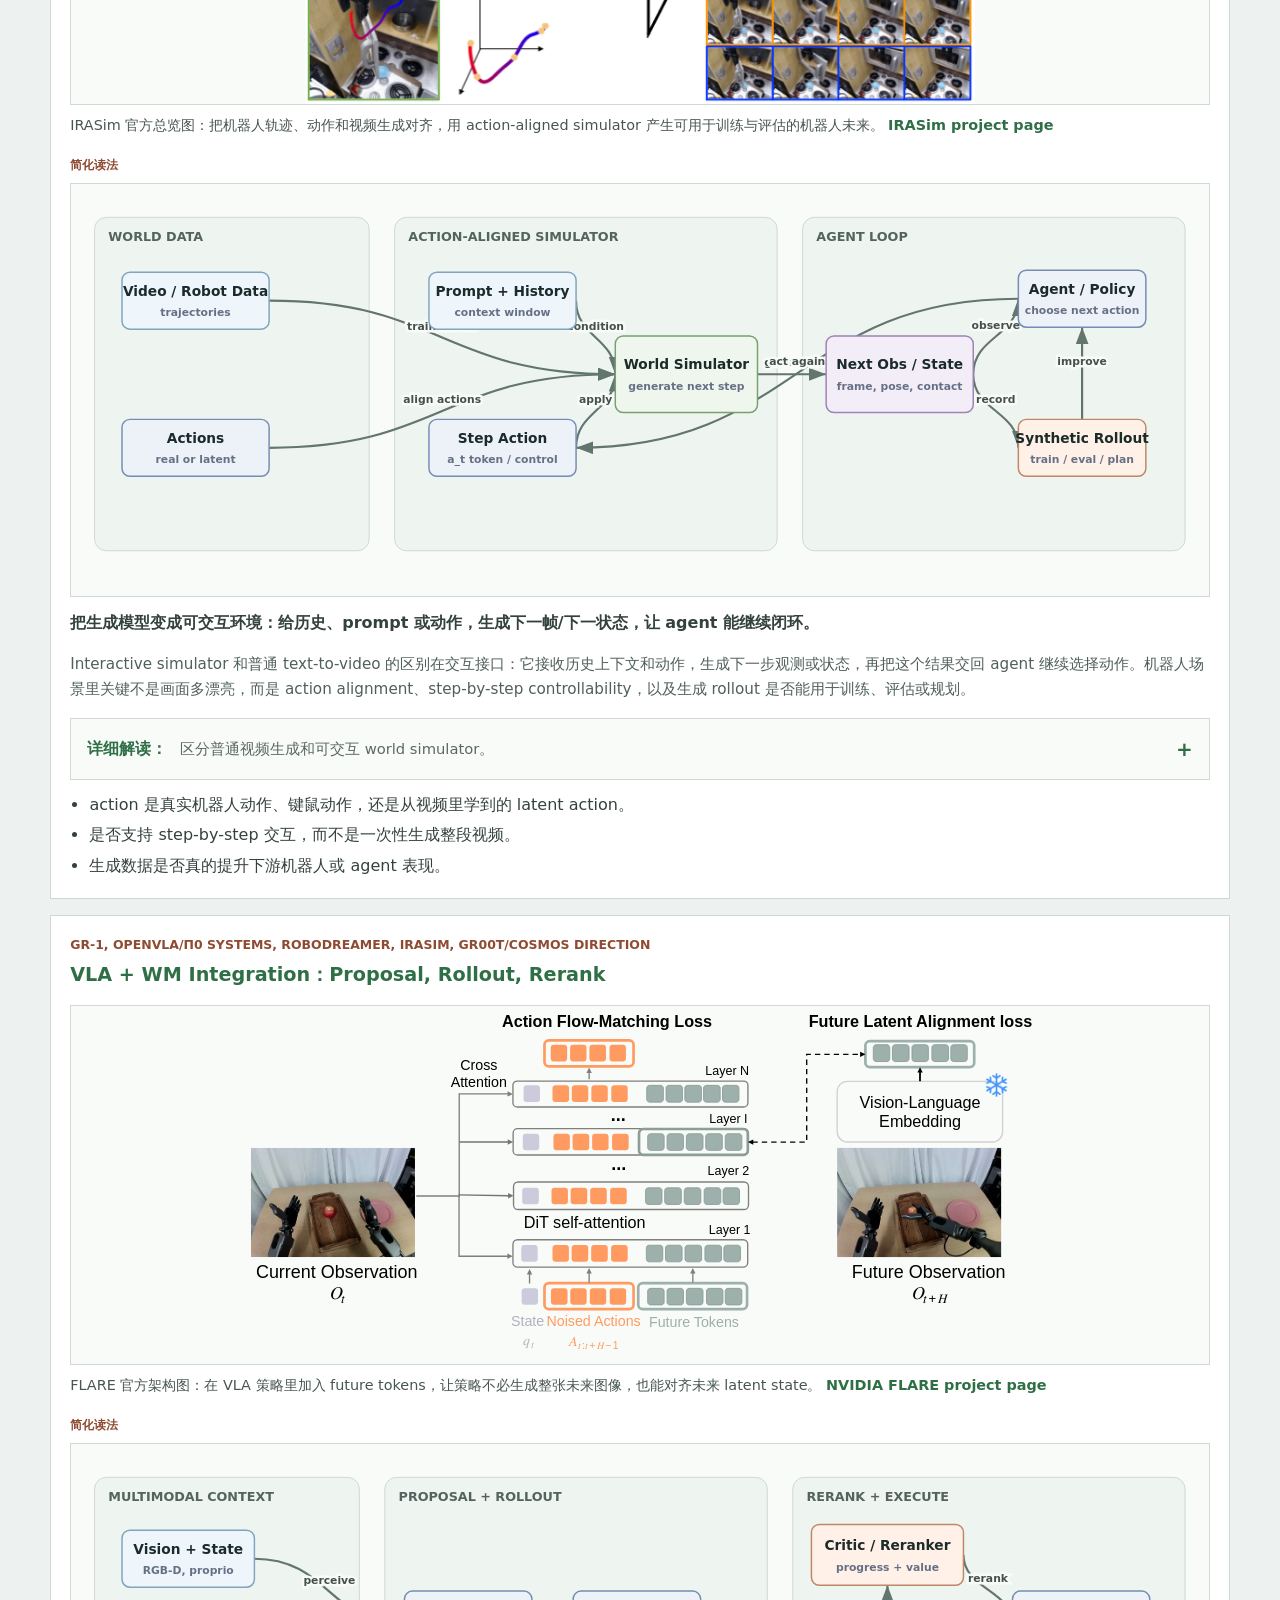
<file: WM/index.html>
<!doctype html>
<html lang="zh-CN">
  <head>
    <meta charset="utf-8">
    <meta name="viewport" content="width=device-width, initial-scale=1">
    <title>WM 学习地图</title>
    <link rel="stylesheet" href="./styles.css?v=wm-side-toc-20260612">
  </head>
  <body>
    <button class="toc-toggle" type="button" data-toc-open aria-controls="side-toc" aria-expanded="false">
      目录
    </button>
    <div class="toc-backdrop" data-toc-close aria-hidden="true"></div>
    <aside class="side-toc" id="side-toc" aria-hidden="true" aria-labelledby="side-toc-title">
      <div class="side-toc-head">
        <div>
          <p class="eyebrow">Contents</p>
          <h2 id="side-toc-title">WM 侧边目录</h2>
        </div>
        <button class="side-toc-close" type="button" data-toc-close aria-label="关闭目录">关闭</button>
      </div>
      <p class="side-toc-intro">阅读过程中随时打开，点章节即可跳转。</p>
      <nav class="side-toc-nav" aria-label="WM page sections">
        <a class="side-toc-link" href="#paradigms">
          <span>01</span>
          <strong>范式坐标</strong>
          <em>预测目标、表征、控制用途和系统位置。</em>
        </a>
        <a class="side-toc-link" href="#basics">
          <span>02</span>
          <strong>基础概念</strong>
          <em>state、dynamics、rollout、planning 等基本语言。</em>
        </a>
        <a class="side-toc-link" href="#model-based">
          <span>03</span>
          <strong>Model-based 对照</strong>
          <em>model-free 和 world model 的差异。</em>
        </a>
        <a class="side-toc-link" href="#targets">
          <span>04</span>
          <strong>预测目标</strong>
          <em>视频、latent、reward、value 和风险。</em>
        </a>
        <a class="side-toc-link" href="#workflow">
          <span>05</span>
          <strong>机器人闭环</strong>
          <em>VLA proposal、WM rollout、safety 和 controller。</em>
        </a>
        <a class="side-toc-link" href="#systems">
          <span>06</span>
          <strong>系统直觉</strong>
          <em>判断一个模型是不是有用的 WM。</em>
        </a>
        <a class="side-toc-link" href="#routes">
          <span>07</span>
          <strong>九条路线</strong>
          <em>经典 MBRL、视觉预测、WAM、生成式模拟器、VLA+WM。</em>
        </a>
        <a class="side-toc-link" href="#figures">
          <span>08</span>
          <strong>论文图导读</strong>
          <em>论文 pipeline 图和简化版架构图。</em>
        </a>
        <a class="side-toc-link" href="#timeline">
          <span>09</span>
          <strong>时间线</strong>
          <em>Dreamer、V-JEPA、Cosmos、GR00T 等节点。</em>
        </a>
        <a class="side-toc-link" href="#formulas">
          <span>10</span>
          <strong>公式速查</strong>
          <em>imagination、MPC、value、latent dynamics。</em>
        </a>
        <a class="side-toc-link" href="#misconceptions">
          <span>11</span>
          <strong>常见误区</strong>
          <em>避免把视频生成、JEPA、VLA+WM 混成一类。</em>
        </a>
        <a class="side-toc-link" href="#study">
          <span>12</span>
          <strong>学习路径</strong>
          <em>按阶段读论文，并顺手查核心术语。</em>
        </a>
        <a class="side-toc-link" href="#references">
          <span>13</span>
          <strong>文献库</strong>
          <em>按路线和证据等级查资料。</em>
        </a>
      </nav>
    </aside>
    <header class="hero">
      <nav class="topbar" aria-label="Primary">
        <a href="../">首页</a>
        <button class="topbar-button" type="button" data-toc-open aria-controls="side-toc" aria-expanded="false">目录</button>
        <a href="#paradigms">范式</a>
        <a href="#basics">基础</a>
        <a href="#routes">路线</a>
        <a href="#figures">论文图</a>
        <a href="#references">文献</a>
        <a href="#study">学习路径</a>
      </nav>
      <div class="hero-grid">
        <section>
          <p class="eyebrow">World Models / Robot Imagination / VLA + WM</p>
          <h1>WM 学习地图</h1>
          <p class="lead">
            按机器人优先的视角拆解 World Model：经典 MBRL、视觉动力学、真实机器人 latent WM、World-Action Model、生成式交互模拟器、VLA+WM、人形慢速想象层、表示学习和少量自动驾驶/3D 仿真旁支。
          </p>
          <div class="hero-actions">
            <a class="button primary" href="#paradigms">先看范式坐标</a>
            <a class="button" href="#references">查文献库</a>
          </div>
        </section>
        <aside class="hero-panel" aria-label="Quick map">
          <div class="metric">
            <span id="route-count">0</span>
            <strong>条路线</strong>
          </div>
          <div class="metric">
            <span id="reference-count">0</span>
            <strong>篇/项资料</strong>
          </div>
          <div class="metric">
            <span>5</span>
            <strong>阶段学习路径</strong>
          </div>
          <div class="metric">
            <span>6</span>
            <strong>基础模块</strong>
          </div>
        </aside>
      </div>
    </header>

    <main>
      <section class="band" id="paradigms">
        <div class="section-head">
          <p class="eyebrow">Paradigms</p>
          <h2>读论文前先分清几个坐标</h2>
        </div>
        <div id="paradigm-grid" class="paradigm-grid"></div>
      </section>

      <section class="band basics" id="basics">
        <div class="section-head">
          <p class="eyebrow">Basics</p>
          <h2>先从零建立 WM 的基本语言</h2>
        </div>
        <div id="foundation-grid" class="foundation-grid"></div>
      </section>

      <section class="band comparison-band" id="model-based">
        <div class="section-head">
          <p class="eyebrow">Model-Based</p>
          <h2>Model-free 和 Model-based 到底差在哪</h2>
        </div>
        <div id="model-comparison" class="comparison-table"></div>
      </section>

      <section class="band" id="targets">
        <div class="section-head">
          <p class="eyebrow">Prediction Targets</p>
          <h2>WM 不一定预测视频，它预测对行动有用的未来</h2>
        </div>
        <div id="prediction-targets" class="target-grid"></div>
      </section>

      <section class="band workflow-band" id="workflow">
        <div class="section-head">
          <p class="eyebrow">Robot Workflow</p>
          <h2>机器人里最实用的是 VLA + WM 混合闭环</h2>
        </div>
        <div id="architecture-diagram" class="architecture-diagram"></div>
        <div id="robot-workflow" class="workflow"></div>
      </section>

      <section class="band intro" id="systems">
        <div class="section-head">
          <p class="eyebrow">Mental Model</p>
          <h2>先把 WM 看成机器人系统里的想象层</h2>
        </div>
        <div class="principle-grid">
          <article>
            <span>01</span>
            <h3>不是所有视频生成都是 WM</h3>
            <p>机器人 WM 至少要能接受动作或控制条件，预测后果，并能服务规划、评估或数据生成。</p>
          </article>
          <article>
            <span>02</span>
            <h3>预测对象决定用途</h3>
            <p>预测像素、latent、reward、value、接触、occupancy 或任务进度，会导向完全不同的模型和评估。</p>
          </article>
          <article>
            <span>03</span>
            <h3>VLA 负责快反应</h3>
            <p>VLA 擅长从视觉和语言直接出动作；WM 擅长反事实 rollout、失败预判和候选动作重排。</p>
          </article>
          <article>
            <span>04</span>
            <h3>人形需要慢速校验</h3>
            <p>双手、全身平衡、接触和长程任务需要 WM 与 whole-body controller、安全过滤器一起工作。</p>
          </article>
        </div>
      </section>

      <section class="band" id="routes">
        <div class="section-head row">
          <div>
            <p class="eyebrow">Routes</p>
            <h2>九条主路线</h2>
          </div>
          <label class="search">
            <span>搜索</span>
            <input id="search-input" type="search" placeholder="Dreamer / Visual Foresight / UniSim / GR-1 / V-JEPA">
          </label>
        </div>
        <p id="route-match-count" class="match-count" aria-live="polite">显示全部路线</p>
        <div id="route-tabs" class="route-tabs" role="tablist" aria-label="WM routes"></div>
        <div id="route-detail" class="route-detail"></div>
      </section>

      <section class="band figures-band" id="figures">
        <div class="section-head">
          <p class="eyebrow">Paper-Style Figures</p>
          <h2>再用论文 pipeline 图对照每条路线</h2>
        </div>
        <div id="figure-grid" class="figure-grid"></div>
      </section>

      <section class="band timeline-band">
        <div class="section-head">
          <p class="eyebrow">Timeline</p>
          <h2>关键节点</h2>
        </div>
        <div id="timeline" class="timeline"></div>
      </section>

      <section class="band formula-band" id="formulas">
        <div class="section-head">
          <p class="eyebrow">Formulas</p>
          <h2>把几个核心范式写成公式</h2>
        </div>
        <div id="formula-grid" class="formula-grid"></div>
      </section>

      <section class="band misconception-band" id="misconceptions">
        <div class="section-head">
          <p class="eyebrow">Misconceptions</p>
          <h2>几个常见误区</h2>
        </div>
        <div id="misconception-list" class="misconception-list"></div>
      </section>

      <section class="band split" id="study">
        <div>
          <div class="section-head compact">
            <p class="eyebrow">Study Path</p>
            <h2>建议学习顺序</h2>
          </div>
          <div id="reading-path" class="reading-path"></div>
        </div>
        <aside class="glossary">
          <div class="section-head compact">
            <p class="eyebrow">Glossary</p>
            <h2>核心术语</h2>
          </div>
          <div id="glossary-list"></div>
        </aside>
      </section>

      <section class="band" id="references">
        <div class="section-head row">
          <div>
            <p class="eyebrow">References</p>
            <h2>论文、项目与官方资料</h2>
          </div>
          <div id="filter-buttons" class="filter-buttons" aria-label="Reference filters"></div>
        </div>
        <div id="evidence-legend" class="evidence-legend" aria-label="Evidence legend"></div>
        <div id="reference-grid" class="reference-grid"></div>
      </section>
    </main>

    <footer class="footer">
      <p>Updated 2026-08-18. 以机器人/VLA 视角整理；自动驾驶仅保留可迁移的 world model 与仿真线索。</p>
    </footer>

    <script src="./data.js?v=wm-20260818"></script>
    <script src="./app.js?v=wm-20260818"></script>
  </body>
</html>
</file>
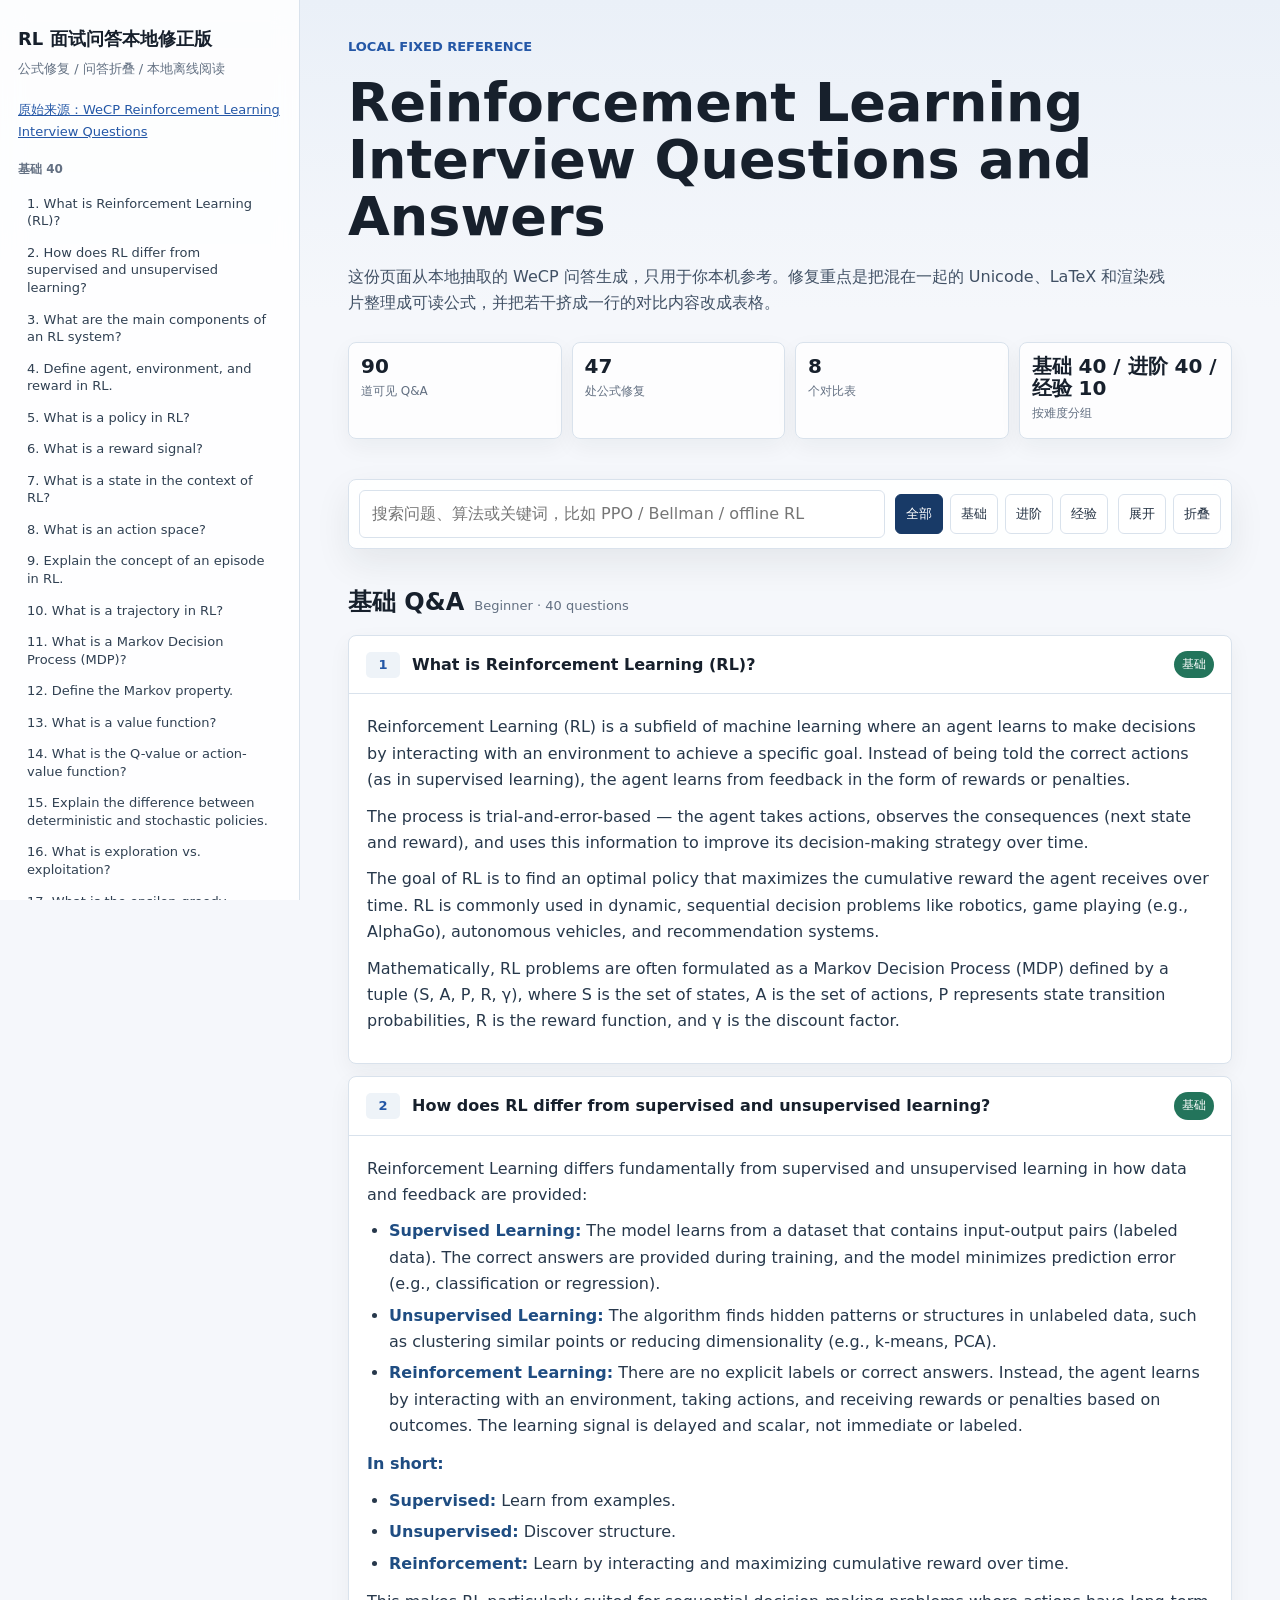
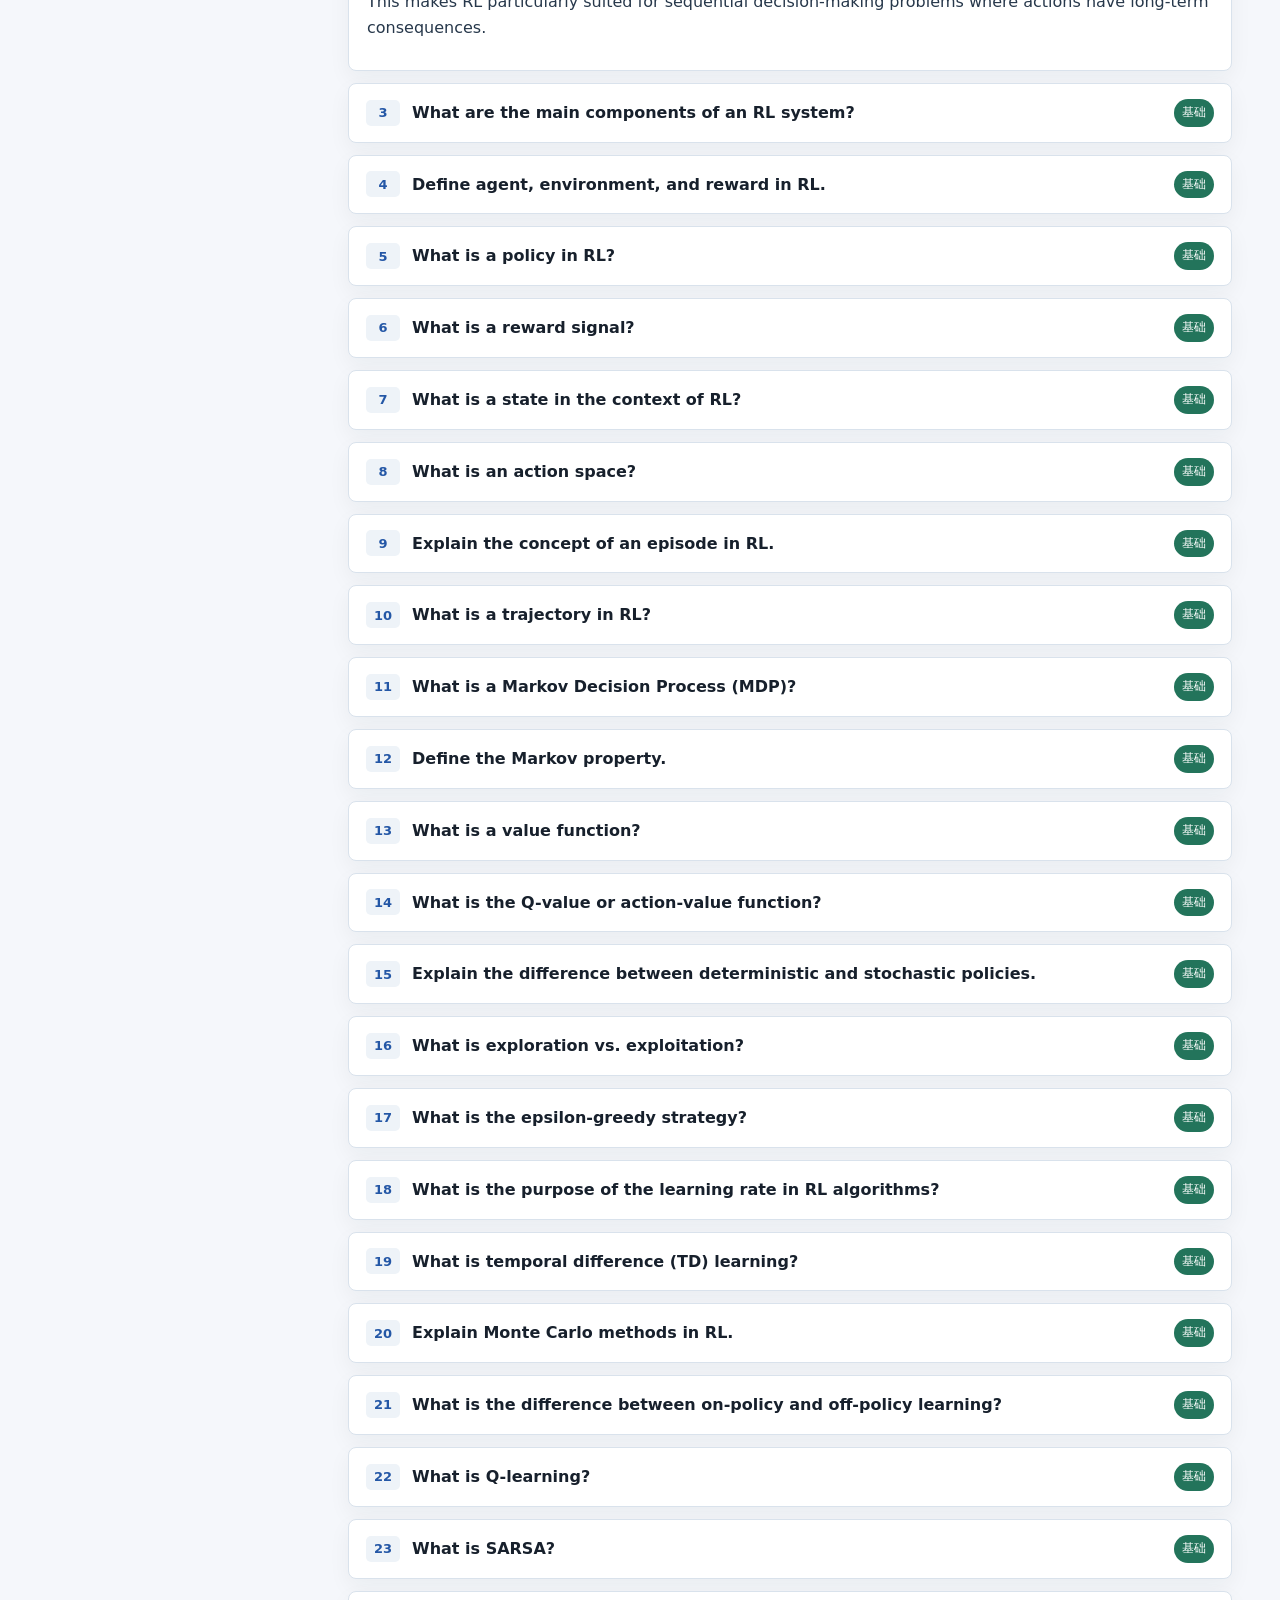
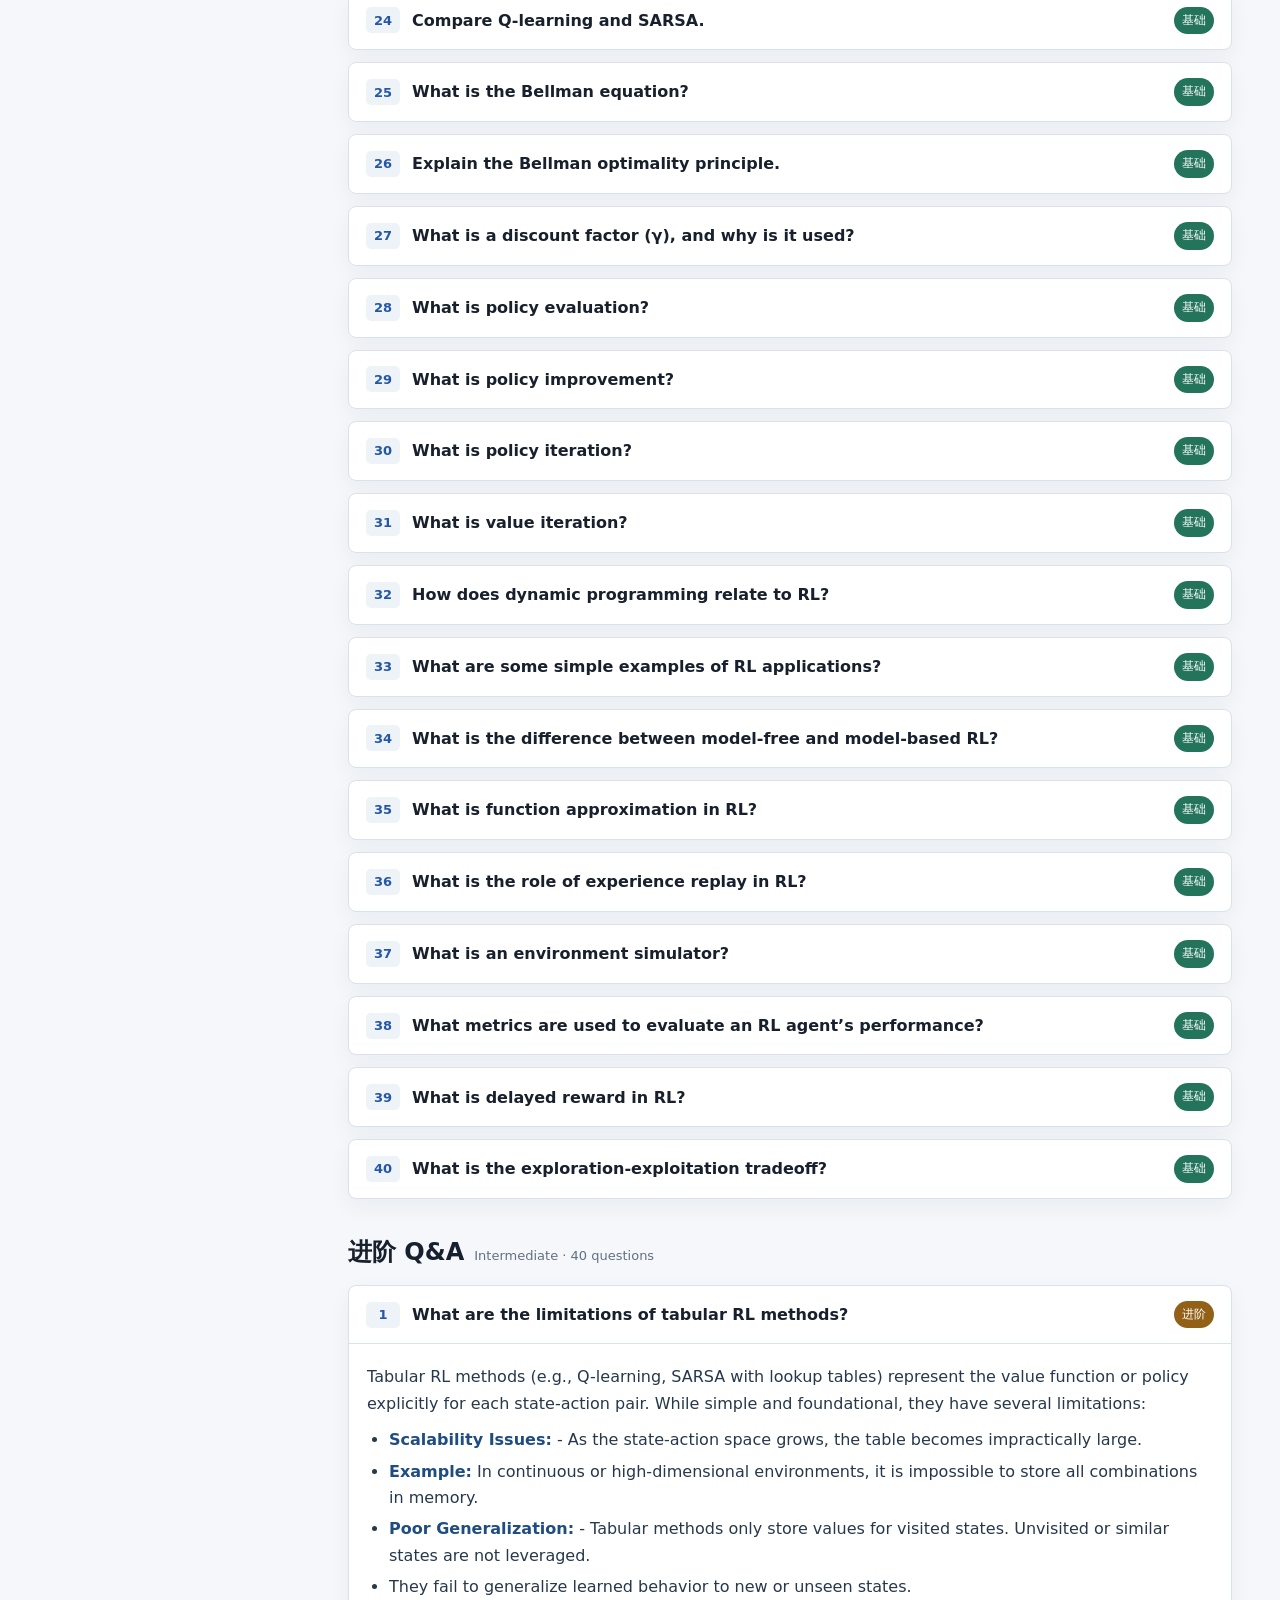
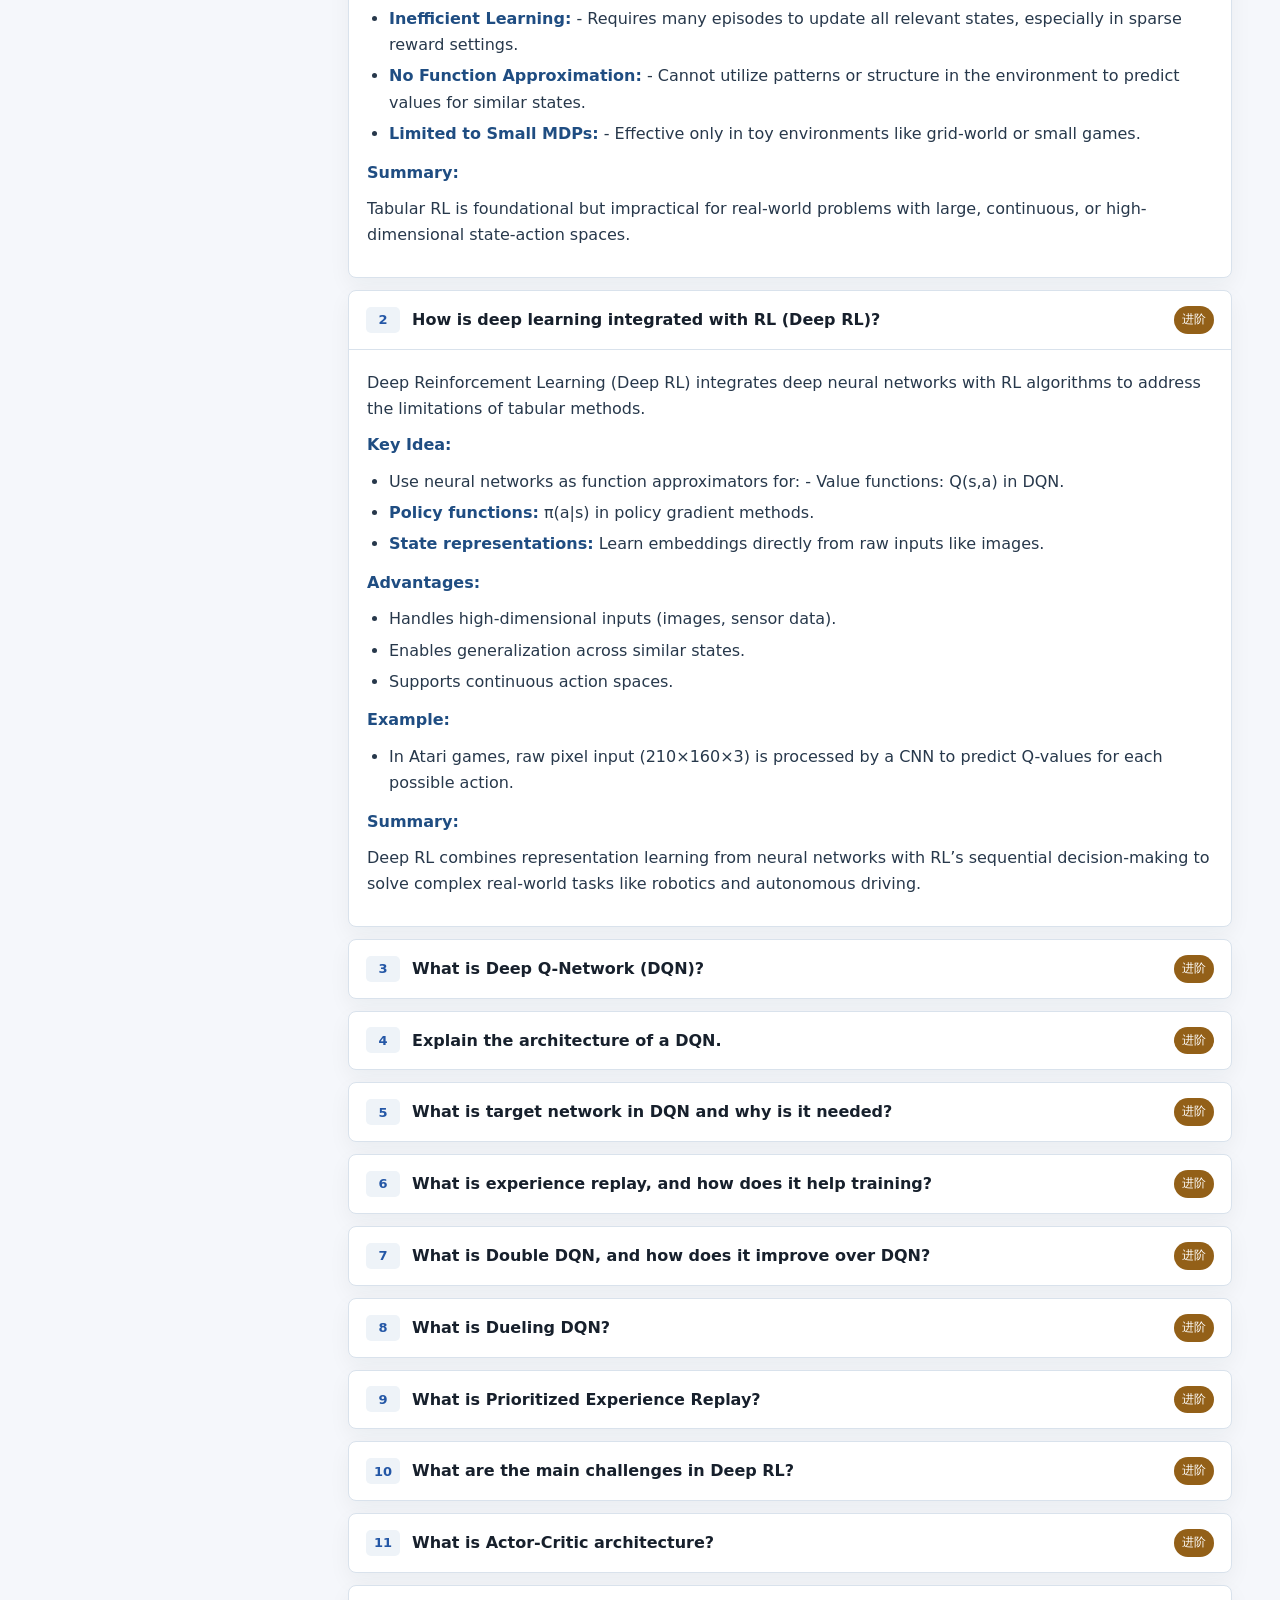
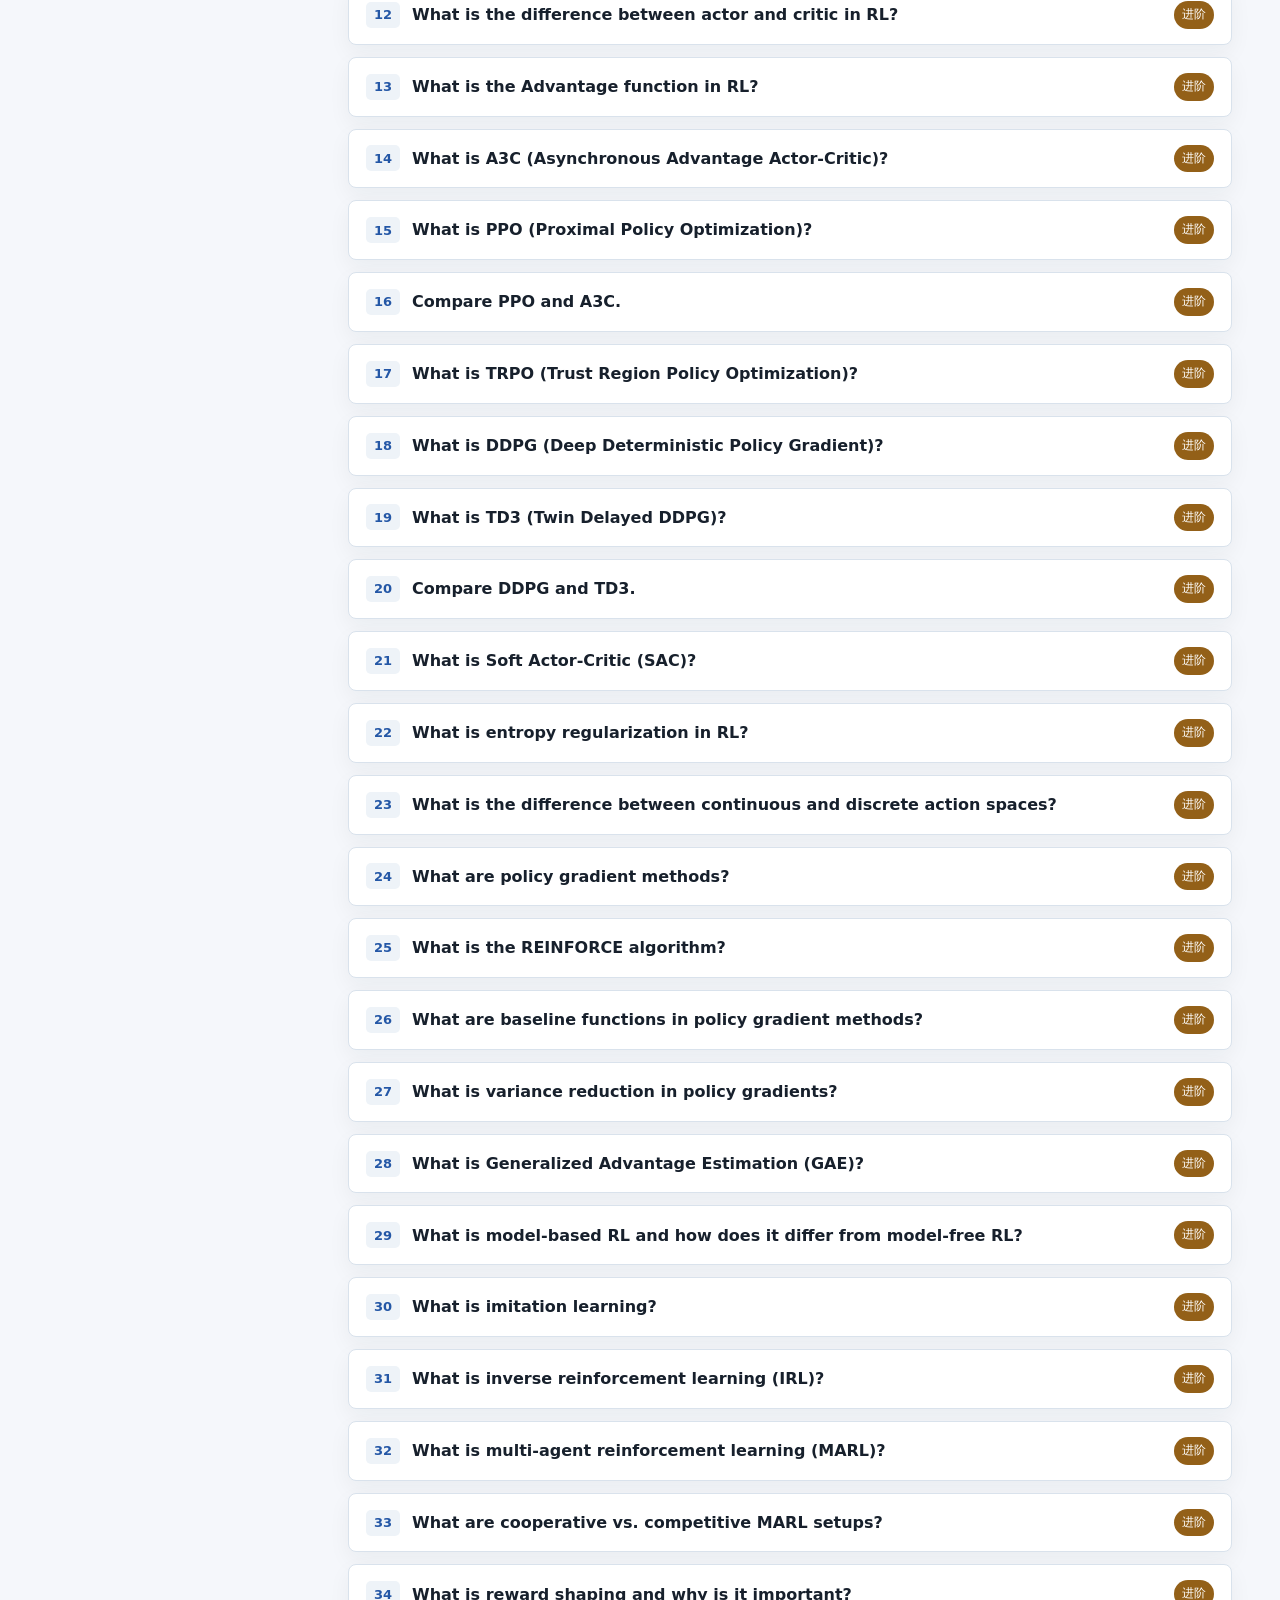
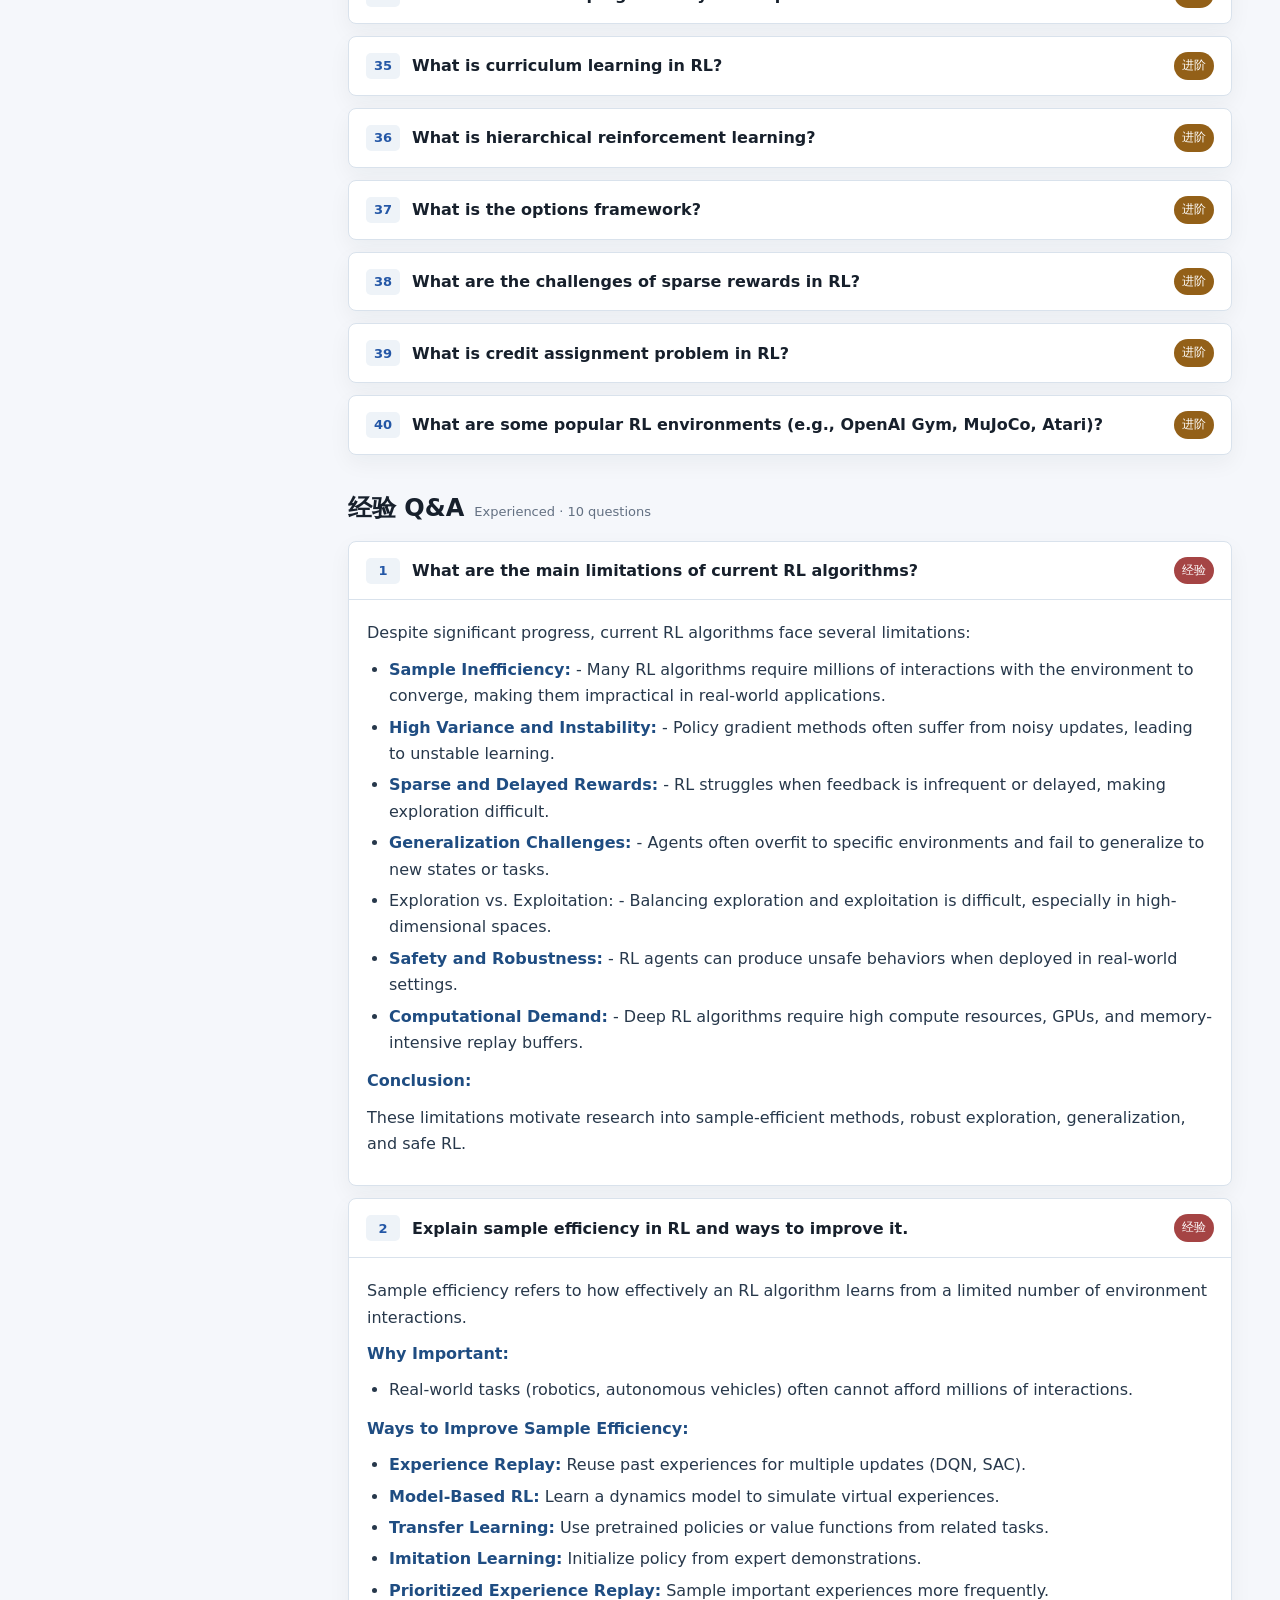
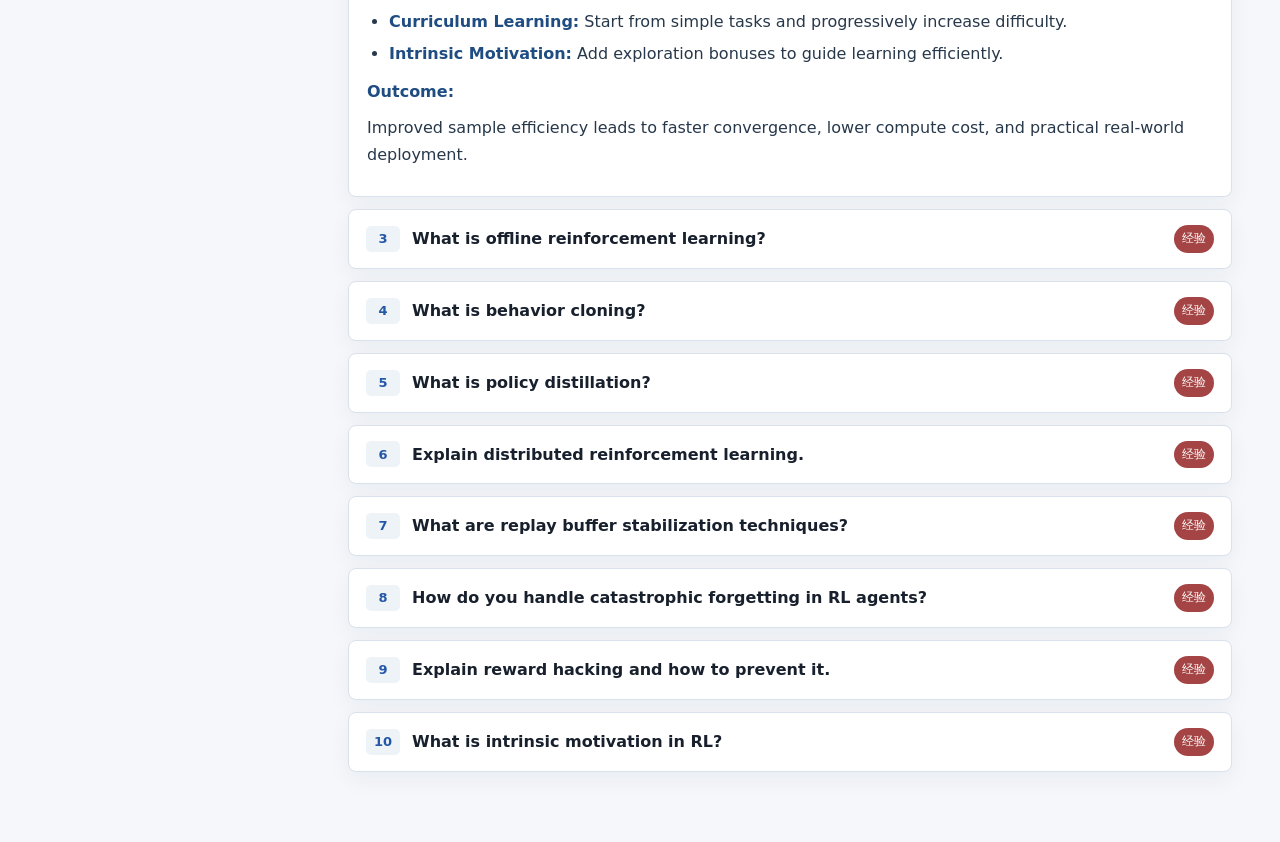
<file: RL/reference/wecp-rl-interview-fixed.html>
<!doctype html>
<html lang="zh-CN">
<head>
  <meta charset="utf-8">
  <meta name="viewport" content="width=device-width, initial-scale=1">
  <title>RL Interview Q&A - WeCP Local Fixed</title>
  <style>
    :root {
      --bg: #f5f7fb;
      --panel: #ffffff;
      --panel-soft: #eef3f8;
      --ink: #17202c;
      --muted: #637082;
      --line: #d9e2ec;
      --blue: #2457a6;
      --green: #23745b;
      --amber: #936018;
      --red: #a54444;
      --shadow: 0 14px 35px rgba(23, 32, 44, 0.08);
      color-scheme: light;
      font-family: Inter, ui-sans-serif, system-ui, -apple-system, BlinkMacSystemFont, "Segoe UI", sans-serif;
    }

    * { box-sizing: border-box; }
    html { scroll-behavior: smooth; }
    body {
      margin: 0;
      background:
        linear-gradient(180deg, #eaf0f8 0, rgba(234, 240, 248, 0) 310px),
        var(--bg);
      color: var(--ink);
      line-height: 1.65;
    }

    a { color: inherit; }
    .shell {
      display: grid;
      grid-template-columns: minmax(230px, 300px) minmax(0, 1fr);
      min-height: 100vh;
    }

    .sidebar {
      position: sticky;
      top: 0;
      height: 100vh;
      overflow: auto;
      border-right: 1px solid var(--line);
      background: rgba(255, 255, 255, 0.86);
      backdrop-filter: blur(12px);
      padding: 24px 18px;
    }

    .brand {
      display: grid;
      gap: 4px;
      margin-bottom: 20px;
    }
    .brand strong { font-size: 18px; letter-spacing: 0; }
    .brand span { color: var(--muted); font-size: 13px; }

    .source {
      display: block;
      color: var(--blue);
      font-size: 13px;
      overflow-wrap: anywhere;
      margin: 10px 0 18px;
    }

    .toc-section {
      margin: 14px 0;
    }
    .toc-section h2 {
      color: var(--muted);
      font-size: 12px;
      letter-spacing: 0;
      margin: 0 0 8px;
      text-transform: uppercase;
    }
    .toc-section a {
      display: block;
      padding: 7px 9px;
      border-radius: 6px;
      color: #304052;
      font-size: 13px;
      line-height: 1.35;
      text-decoration: none;
    }
    .toc-section a:hover { background: var(--panel-soft); color: var(--blue); }

    main {
      max-width: 1180px;
      width: 100%;
      padding: 36px clamp(18px, 4vw, 48px) 70px;
    }

    .hero {
      display: grid;
      gap: 18px;
      margin-bottom: 22px;
    }
    .kicker {
      color: var(--blue);
      font-size: 13px;
      font-weight: 700;
      letter-spacing: 0;
      text-transform: uppercase;
    }
    h1 {
      max-width: 780px;
      font-size: clamp(30px, 5vw, 54px);
      line-height: 1.05;
      letter-spacing: 0;
      margin: 0;
    }
    .intro {
      max-width: 820px;
      color: #405064;
      font-size: 16px;
      margin: 0;
    }

    .summary-grid {
      display: grid;
      grid-template-columns: repeat(4, minmax(0, 1fr));
      gap: 10px;
      margin: 8px 0 18px;
    }
    .stat {
      border: 1px solid var(--line);
      border-radius: 8px;
      background: rgba(255, 255, 255, 0.82);
      padding: 12px;
      box-shadow: 0 8px 22px rgba(23, 32, 44, 0.05);
    }
    .stat b { display: block; font-size: 20px; line-height: 1.1; }
    .stat span { color: var(--muted); font-size: 12px; }

    .controls {
      position: sticky;
      top: 0;
      z-index: 2;
      display: grid;
      grid-template-columns: minmax(210px, 1fr) auto auto;
      gap: 10px;
      align-items: center;
      border: 1px solid var(--line);
      border-radius: 8px;
      background: rgba(255, 255, 255, 0.9);
      backdrop-filter: blur(12px);
      padding: 10px;
      box-shadow: var(--shadow);
      margin: 22px 0 24px;
    }

    .search {
      width: 100%;
      border: 1px solid var(--line);
      border-radius: 6px;
      padding: 10px 12px;
      color: var(--ink);
      background: #fff;
      font: inherit;
      min-width: 0;
    }

    .chips, .actions {
      display: flex;
      flex-wrap: wrap;
      gap: 7px;
      justify-content: flex-end;
    }
    button {
      border: 1px solid var(--line);
      border-radius: 6px;
      background: #fff;
      color: #243243;
      cursor: pointer;
      font: inherit;
      font-size: 13px;
      padding: 8px 10px;
      white-space: nowrap;
    }
    button:hover { border-color: #b4c3d4; background: #f8fbfe; }
    button.active { background: #183a67; color: #fff; border-color: #183a67; }

    .section-title {
      display: flex;
      align-items: baseline;
      gap: 10px;
      margin: 34px 0 12px;
    }
    .section-title h2 {
      margin: 0;
      font-size: 24px;
      letter-spacing: 0;
    }
    .section-title span { color: var(--muted); font-size: 13px; }

    .qa-list {
      display: grid;
      gap: 12px;
    }

    details.qa-card {
      border: 1px solid var(--line);
      border-radius: 8px;
      background: var(--panel);
      box-shadow: 0 8px 22px rgba(23, 32, 44, 0.05);
      overflow: hidden;
    }

    details.qa-card[hidden] { display: none; }

    summary {
      display: grid;
      grid-template-columns: auto 1fr auto;
      gap: 12px;
      align-items: center;
      padding: 15px 17px;
      cursor: pointer;
      list-style: none;
    }
    summary::-webkit-details-marker { display: none; }
    .num {
      display: inline-grid;
      place-items: center;
      min-width: 34px;
      height: 26px;
      border-radius: 5px;
      background: var(--panel-soft);
      color: var(--blue);
      font-weight: 700;
      font-size: 13px;
    }
    .question-title {
      font-weight: 720;
      line-height: 1.35;
    }
    .tag {
      border-radius: 999px;
      color: #fff;
      font-size: 12px;
      padding: 4px 8px;
    }
    .tag.beginner { background: var(--green); }
    .tag.intermediate { background: var(--amber); }
    .tag.experienced { background: var(--red); }

    .answer {
      border-top: 1px solid var(--line);
      padding: 10px 18px 18px;
      color: #27384b;
    }
    .answer p { margin: 10px 0; }
    .answer ul {
      margin: 8px 0 12px;
      padding-left: 22px;
    }
    .answer li { margin: 5px 0; }
    .answer .label {
      display: inline-block;
      color: #1f4d82;
      font-weight: 760;
    }

    .formula {
      margin: 11px 0;
      border-left: 4px solid #4c86c6;
      border-radius: 6px;
      background: #eef5fc;
      padding: 10px 12px;
      overflow-x: auto;
      color: #0d2f51;
      font-family: "Times New Roman", Cambria, Georgia, "Noto Serif", serif;
      font-size: 18px;
      line-height: 1.55;
      white-space: nowrap;
    }
    .math-line + .math-line {
      margin-top: 4px;
    }
    .math-inline {
      font-family: "Times New Roman", Cambria, Georgia, "Noto Serif", serif;
      font-size: 1.03em;
      white-space: nowrap;
    }
    .formula sub,
    .formula sup,
    .math-inline sub,
    .math-inline sup {
      font-size: 0.68em;
      line-height: 0;
    }
    .formula small {
      display: block;
      color: #58718d;
      font-family: Inter, ui-sans-serif, system-ui, sans-serif;
      font-size: 12px;
      margin-bottom: 4px;
      white-space: normal;
    }
    code.inline {
      border-radius: 4px;
      background: #eef3f8;
      padding: 1px 4px;
      color: #183a67;
      font-family: ui-monospace, SFMono-Regular, Menlo, Consolas, "Liberation Mono", monospace;
      font-size: 0.92em;
    }

    table {
      width: 100%;
      border-collapse: collapse;
      margin: 12px 0 16px;
      overflow: hidden;
      border: 1px solid var(--line);
      border-radius: 8px;
      background: #fff;
      font-size: 14px;
    }
    th, td {
      border-bottom: 1px solid var(--line);
      padding: 10px;
      text-align: left;
      vertical-align: top;
    }
    th { background: #f0f5fa; color: #23354a; }
    tr:last-child td { border-bottom: 0; }

    .empty {
      display: none;
      border: 1px dashed #b4c3d4;
      border-radius: 8px;
      color: var(--muted);
      padding: 24px;
      text-align: center;
    }

    @media (max-width: 900px) {
      .shell { display: block; }
      .sidebar {
        position: relative;
        height: auto;
        max-height: 330px;
        border-right: 0;
        border-bottom: 1px solid var(--line);
      }
      .summary-grid { grid-template-columns: repeat(2, minmax(0, 1fr)); }
      .controls { grid-template-columns: 1fr; }
      .chips, .actions { justify-content: flex-start; }
      summary { grid-template-columns: auto 1fr; }
      .tag { grid-column: 2; width: fit-content; }
    }

    @media print {
      .sidebar, .controls { display: none; }
      .shell { display: block; }
      main { max-width: none; padding: 0; }
      details.qa-card { break-inside: avoid; box-shadow: none; }
      details.qa-card:not([open]) .answer { display: block; }
    }
  </style>
</head>
<body>
  <div class="shell">
    <aside class="sidebar">
      <div class="brand">
        <strong>RL 面试问答本地修正版</strong>
        <span>公式修复 / 问答折叠 / 本地离线阅读</span>
      </div>
      <a class="source" href="https://www.wecreateproblems.com/interview-questions/reinforcement-learning-interview-questions">原始来源：WeCP Reinforcement Learning Interview Questions</a>
      <nav class="toc-section"><h2>基础 40</h2><a href="#beginner-1">1. What is Reinforcement Learning (RL)?</a><a href="#beginner-2">2. How does RL differ from supervised and unsupervised learning?</a><a href="#beginner-3">3. What are the main components of an RL system?</a><a href="#beginner-4">4. Define agent, environment, and reward in RL.</a><a href="#beginner-5">5. What is a policy in RL?</a><a href="#beginner-6">6. What is a reward signal?</a><a href="#beginner-7">7. What is a state in the context of RL?</a><a href="#beginner-8">8. What is an action space?</a><a href="#beginner-9">9. Explain the concept of an episode in RL.</a><a href="#beginner-10">10. What is a trajectory in RL?</a><a href="#beginner-11">11. What is a Markov Decision Process (MDP)?</a><a href="#beginner-12">12. Define the Markov property.</a><a href="#beginner-13">13. What is a value function?</a><a href="#beginner-14">14. What is the Q-value or action-value function?</a><a href="#beginner-15">15. Explain the difference between deterministic and stochastic policies.</a><a href="#beginner-16">16. What is exploration vs. exploitation?</a><a href="#beginner-17">17. What is the epsilon-greedy strategy?</a><a href="#beginner-18">18. What is the purpose of the learning rate in RL algorithms?</a><a href="#beginner-19">19. What is temporal difference (TD) learning?</a><a href="#beginner-20">20. Explain Monte Carlo methods in RL.</a><a href="#beginner-21">21. What is the difference between on-policy and off-policy learning?</a><a href="#beginner-22">22. What is Q-learning?</a><a href="#beginner-23">23. What is SARSA?</a><a href="#beginner-24">24. Compare Q-learning and SARSA.</a><a href="#beginner-25">25. What is the Bellman equation?</a><a href="#beginner-26">26. Explain the Bellman optimality principle.</a><a href="#beginner-27">27. What is a discount factor (γ), and why is it used?</a><a href="#beginner-28">28. What is policy evaluation?</a><a href="#beginner-29">29. What is policy improvement?</a><a href="#beginner-30">30. What is policy iteration?</a><a href="#beginner-31">31. What is value iteration?</a><a href="#beginner-32">32. How does dynamic programming relate to RL?</a><a href="#beginner-33">33. What are some simple examples of RL applications?</a><a href="#beginner-34">34. What is the difference between model-free and model-based RL?</a><a href="#beginner-35">35. What is function approximation in RL?</a><a href="#beginner-36">36. What is the role of experience replay in RL?</a><a href="#beginner-37">37. What is an environment simulator?</a><a href="#beginner-38">38. What metrics are used to evaluate an RL agent’s performance?</a><a href="#beginner-39">39. What is delayed reward in RL?</a><a href="#beginner-40">40. What is the exploration-exploitation tradeoff?</a></nav>
<nav class="toc-section"><h2>进阶 40</h2><a href="#intermediate-1">1. What are the limitations of tabular RL methods?</a><a href="#intermediate-2">2. How is deep learning integrated with RL (Deep RL)?</a><a href="#intermediate-3">3. What is Deep Q-Network (DQN)?</a><a href="#intermediate-4">4. Explain the architecture of a DQN.</a><a href="#intermediate-5">5. What is target network in DQN and why is it needed?</a><a href="#intermediate-6">6. What is experience replay, and how does it help training?</a><a href="#intermediate-7">7. What is Double DQN, and how does it improve over DQN?</a><a href="#intermediate-8">8. What is Dueling DQN?</a><a href="#intermediate-9">9. What is Prioritized Experience Replay?</a><a href="#intermediate-10">10. What are the main challenges in Deep RL?</a><a href="#intermediate-11">11. What is Actor-Critic architecture?</a><a href="#intermediate-12">12. What is the difference between actor and critic in RL?</a><a href="#intermediate-13">13. What is the Advantage function in RL?</a><a href="#intermediate-14">14. What is A3C (Asynchronous Advantage Actor-Critic)?</a><a href="#intermediate-15">15. What is PPO (Proximal Policy Optimization)?</a><a href="#intermediate-16">16. Compare PPO and A3C.</a><a href="#intermediate-17">17. What is TRPO (Trust Region Policy Optimization)?</a><a href="#intermediate-18">18. What is DDPG (Deep Deterministic Policy Gradient)?</a><a href="#intermediate-19">19. What is TD3 (Twin Delayed DDPG)?</a><a href="#intermediate-20">20. Compare DDPG and TD3.</a><a href="#intermediate-21">21. What is Soft Actor-Critic (SAC)?</a><a href="#intermediate-22">22. What is entropy regularization in RL?</a><a href="#intermediate-23">23. What is the difference between continuous and discrete action spaces?</a><a href="#intermediate-24">24. What are policy gradient methods?</a><a href="#intermediate-25">25. What is the REINFORCE algorithm?</a><a href="#intermediate-26">26. What are baseline functions in policy gradient methods?</a><a href="#intermediate-27">27. What is variance reduction in policy gradients?</a><a href="#intermediate-28">28. What is Generalized Advantage Estimation (GAE)?</a><a href="#intermediate-29">29. What is model-based RL and how does it differ from model-free RL?</a><a href="#intermediate-30">30. What is imitation learning?</a><a href="#intermediate-31">31. What is inverse reinforcement learning (IRL)?</a><a href="#intermediate-32">32. What is multi-agent reinforcement learning (MARL)?</a><a href="#intermediate-33">33. What are cooperative vs. competitive MARL setups?</a><a href="#intermediate-34">34. What is reward shaping and why is it important?</a><a href="#intermediate-35">35. What is curriculum learning in RL?</a><a href="#intermediate-36">36. What is hierarchical reinforcement learning?</a><a href="#intermediate-37">37. What is the options framework?</a><a href="#intermediate-38">38. What are the challenges of sparse rewards in RL?</a><a href="#intermediate-39">39. What is credit assignment problem in RL?</a><a href="#intermediate-40">40. What are some popular RL environments (e.g., OpenAI Gym, MuJoCo, Atari)?</a></nav>
<nav class="toc-section"><h2>经验 10</h2><a href="#experienced-1">1. What are the main limitations of current RL algorithms?</a><a href="#experienced-2">2. Explain sample efficiency in RL and ways to improve it.</a><a href="#experienced-3">3. What is offline reinforcement learning?</a><a href="#experienced-4">4. What is behavior cloning?</a><a href="#experienced-5">5. What is policy distillation?</a><a href="#experienced-6">6. Explain distributed reinforcement learning.</a><a href="#experienced-7">7. What are replay buffer stabilization techniques?</a><a href="#experienced-8">8. How do you handle catastrophic forgetting in RL agents?</a><a href="#experienced-9">9. Explain reward hacking and how to prevent it.</a><a href="#experienced-10">10. What is intrinsic motivation in RL?</a></nav>
    </aside>

    <main>
      <section class="hero">
        <div class="kicker">Local fixed reference</div>
        <h1>Reinforcement Learning Interview Questions and Answers</h1>
        <p class="intro">这份页面从本地抽取的 WeCP 问答生成，只用于你本机参考。修复重点是把混在一起的 Unicode、LaTeX 和渲染残片整理成可读公式，并把若干挤成一行的对比内容改成表格。</p>
        <div class="summary-grid">
          <div class="stat"><b>90</b><span>道可见 Q&A</span></div>
          <div class="stat"><b>47</b><span>处公式修复</span></div>
          <div class="stat"><b>8</b><span>个对比表</span></div>
          <div class="stat"><b>基础 40 / 进阶 40 / 经验 10</b><span>按难度分组</span></div>
        </div>
      </section>

      <section class="controls" aria-label="Filters">
        <input id="search" class="search" type="search" placeholder="搜索问题、算法或关键词，比如 PPO / Bellman / offline RL">
        <div class="chips" aria-label="Difficulty">
          <button class="active" data-filter="all" type="button">全部</button>
          <button data-filter="Beginner" type="button">基础</button>
          <button data-filter="Intermediate" type="button">进阶</button>
          <button data-filter="Experienced" type="button">经验</button>
        </div>
        <div class="actions">
          <button id="expandAll" type="button">展开</button>
          <button id="collapseAll" type="button">折叠</button>
        </div>
      </section>

      <section data-section-block="Beginner">
    <div class="section-title">
      <h2>基础 Q&A</h2>
      <span>Beginner · 40 questions</span>
    </div>
    <div class="qa-list">
      <details id="beginner-1" class="qa-card" data-section="Beginner" data-search="beginner 1 what is reinforcement learning (rl)? reinforcement learning (rl) is a subfield of machine learning where an agent learns to make decisions by interacting with an environment to achieve a specific goal. instead of being told the correct actions (as in supervised learning), the agent learns from feedback in the form of rewards or penalties. the process is trial-and-error-based — the agent takes actions, observes the consequences (next state and reward), and uses this information to improve its decision-making strategy over time. the goal of rl is to find an optimal policy that maximizes the cumulative reward the agent receives over time. rl is commonly used in dynamic, sequential decision problems like robotics, game playing (e.g., alphago), autonomous vehicles, and recommendation systems. mathematically, rl problems are often formulated as a markov decision process (mdp) defined by a tuple (s, a, p, r, γ), where s is the set of states, a is the set of actions, p represents state transition probabilities, r is the reward function, and γ is the discount factor." open>
    <summary>
      <span class="num">1</span>
      <span class="question-title">What is Reinforcement Learning (RL)?</span>
      <span class="tag beginner">基础</span>
    </summary>
    <div class="answer">
      <p>Reinforcement Learning (RL) is a subfield of machine learning where an agent learns to make decisions by interacting with an environment to achieve a specific goal. Instead of being told the correct actions (as in supervised learning), the agent learns from feedback in the form of rewards or penalties.</p>
<p>The process is trial-and-error-based — the agent takes actions, observes the consequences (next state and reward), and uses this information to improve its decision-making strategy over time.</p>
<p>The goal of RL is to find an optimal policy that maximizes the cumulative reward the agent receives over time. RL is commonly used in dynamic, sequential decision problems like robotics, game playing (e.g., AlphaGo), autonomous vehicles, and recommendation systems.</p>
<p>Mathematically, RL problems are often formulated as a Markov Decision Process (MDP) defined by a tuple (S, A, P, R, γ), where S is the set of states, A is the set of actions, P represents state transition probabilities, R is the reward function, and γ is the discount factor.</p>
    </div>
  </details>
<details id="beginner-2" class="qa-card" data-section="Beginner" data-search="beginner 2 how does rl differ from supervised and unsupervised learning? reinforcement learning differs fundamentally from supervised and unsupervised learning in how data and feedback are provided: - supervised learning: the model learns from a dataset that contains input-output pairs (labeled data). the correct answers are provided during training, and the model minimizes prediction error (e.g., classification or regression). - unsupervised learning: the algorithm finds hidden patterns or structures in unlabeled data, such as clustering similar points or reducing dimensionality (e.g., k-means, pca). - reinforcement learning: there are no explicit labels or correct answers. instead, the agent learns by interacting with an environment, taking actions, and receiving rewards or penalties based on outcomes. the learning signal is delayed and scalar, not immediate or labeled. in short: - supervised: learn from examples. - unsupervised: discover structure. - reinforcement: learn by interacting and maximizing cumulative reward over time. this makes rl particularly suited for sequential decision-making problems where actions have long-term consequences." open>
    <summary>
      <span class="num">2</span>
      <span class="question-title">How does RL differ from supervised and unsupervised learning?</span>
      <span class="tag beginner">基础</span>
    </summary>
    <div class="answer">
      <p>Reinforcement Learning differs fundamentally from supervised and unsupervised learning in how data and feedback are provided:</p>
<ul><li><span class="label">Supervised Learning:</span> The model learns from a dataset that contains input-output pairs (labeled data). The correct answers are provided during training, and the model minimizes prediction error (e.g., classification or regression).</li><li><span class="label">Unsupervised Learning:</span> The algorithm finds hidden patterns or structures in unlabeled data, such as clustering similar points or reducing dimensionality (e.g., k-means, PCA).</li><li><span class="label">Reinforcement Learning:</span> There are no explicit labels or correct answers. Instead, the agent learns by interacting with an environment, taking actions, and receiving rewards or penalties based on outcomes. The learning signal is delayed and scalar, not immediate or labeled.</li></ul>
<p><span class="label">In short:</span> </p>
<ul><li><span class="label">Supervised:</span> Learn from examples.</li><li><span class="label">Unsupervised:</span> Discover structure.</li><li><span class="label">Reinforcement:</span> Learn by interacting and maximizing cumulative reward over time.</li></ul>
<p>This makes RL particularly suited for sequential decision-making problems where actions have long-term consequences.</p>
    </div>
  </details>
<details id="beginner-3" class="qa-card" data-section="Beginner" data-search="beginner 3 what are the main components of an rl system? an rl system is composed of several key components that work together to enable learning through interaction: - agent: the decision-maker that learns how to act within the environment. - environment: the external system or world in which the agent operates. - state (s): a representation of the current situation of the environment. - action (a): the set of all possible moves the agent can make. - reward (r): a scalar feedback signal that indicates how good or bad an action’s outcome was. - policy (π): a strategy or mapping from states to actions that guides the agent’s behavior. - value function (v): estimates the expected future reward from a given state under a certain policy. - model (optional): describes the environment’s dynamics, predicting next states and rewards. these components interact in a loop: at each time step t, the agent observes a state sₜ, takes an action aₜ, receives a reward rₜ, and transitions to a new state sₜ₊₁. over time, it updates its policy to maximize cumulative rewards." >
    <summary>
      <span class="num">3</span>
      <span class="question-title">What are the main components of an RL system?</span>
      <span class="tag beginner">基础</span>
    </summary>
    <div class="answer">
      <p>An RL system is composed of several key components that work together to enable learning through interaction:</p>
<ul><li><span class="label">Agent:</span> The decision-maker that learns how to act within the environment.</li><li><span class="label">Environment:</span> The external system or world in which the agent operates.</li><li>State (S): A representation of the current situation of the environment.</li><li>Action (A): The set of all possible moves the agent can make.</li><li>Reward (R): A scalar feedback signal that indicates how good or bad an action’s outcome was.</li><li>Policy (π): A strategy or mapping from states to actions that guides the agent’s behavior.</li><li>Value Function (V): Estimates the expected future reward from a given state under a certain policy.</li><li>Model (optional): Describes the environment’s dynamics, predicting next states and rewards.</li></ul>
<p>These components interact in a loop:</p>
<p>At each time step t, the agent observes a state sₜ, takes an action aₜ, receives a reward rₜ, and transitions to a new state sₜ₊₁. Over time, it updates its policy to maximize cumulative rewards.</p>
    </div>
  </details>
<details id="beginner-4" class="qa-card" data-section="Beginner" data-search="beginner 4 define agent, environment, and reward in rl. - agent: the agent is the learner or decision-maker that interacts with the environment. it chooses actions based on its current policy to achieve a goal (e.g., a robot learning to walk, a program learning to play chess). - environment: the environment represents everything outside the agent that it interacts with. it provides feedback in the form of new states and rewards after each action. it defines the rules, transitions, and boundaries of the problem. - reward: the reward is a numerical feedback signal from the environment indicating the immediate value of the agent’s action. positive rewards encourage repeating actions, while negative rewards discourage them. the cumulative reward over time drives the agent to learn an optimal policy. in essence, the agent acts, the environment reacts, and the reward tells the agent how good its action was — creating a feedback loop for learning." >
    <summary>
      <span class="num">4</span>
      <span class="question-title">Define agent, environment, and reward in RL.</span>
      <span class="tag beginner">基础</span>
    </summary>
    <div class="answer">
      <ul><li><span class="label">Agent:</span> The agent is the learner or decision-maker that interacts with the environment. It chooses actions based on its current policy to achieve a goal (e.g., a robot learning to walk, a program learning to play chess).</li><li><span class="label">Environment:</span> The environment represents everything outside the agent that it interacts with. It provides feedback in the form of new states and rewards after each action. It defines the rules, transitions, and boundaries of the problem.</li><li><span class="label">Reward:</span> The reward is a numerical feedback signal from the environment indicating the immediate value of the agent’s action. Positive rewards encourage repeating actions, while negative rewards discourage them. The cumulative reward over time drives the agent to learn an optimal policy.</li></ul>
<p>In essence, the agent acts, the environment reacts, and the reward tells the agent how good its action was — creating a feedback loop for learning.</p>
    </div>
  </details>
<details id="beginner-5" class="qa-card" data-section="Beginner" data-search="beginner 5 what is a policy in rl? a policy is the decision-making strategy that defines how an agent selects actions based on the current state. it can be thought of as a mapping from states to actions: π(a∣s)=p(at=a∣st=s) (a|s) = p(a t = a | s t = s)π(a∣s)=p(at=a∣st=s) there are two main types of policies: - deterministic policy: always chooses the same action for a given state (e.g., a = π(s)). - stochastic policy: assigns probabilities to each action, introducing randomness (e.g., p(a | s)). the goal of rl is to find an optimal policy (π) * that maximizes the expected cumulative reward. in policy-based rl methods, the policy is directly parameterized and updated through gradient-based optimization (e.g., reinforce, ppo). the policy essentially embodies the agent’s “behavior” or “strategy” in the environment." >
    <summary>
      <span class="num">5</span>
      <span class="question-title">What is a policy in RL?</span>
      <span class="tag beginner">基础</span>
    </summary>
    <div class="answer">
      <p>A policy is the decision-making strategy that defines how an agent selects actions based on the current state. It can be thought of as a mapping from states to actions:</p>
<div class="formula"><small>Stochastic policy</small><div class="math-line">π(a | s) = P(A<sub>t</sub> = a | S<sub>t</sub> = s)</div></div>
<p>There are two main types of policies:</p>
<ul><li><span class="label">Deterministic Policy:</span> Always chooses the same action for a given state (e.g., a = π(s)).</li><li><span class="label">Stochastic Policy:</span> Assigns probabilities to each action, introducing randomness (e.g., P(a | s)).</li></ul>
<p>The goal of RL is to find an optimal policy (π) * that maximizes the expected cumulative reward. In policy-based RL methods, the policy is directly parameterized and updated through gradient-based optimization (e.g., REINFORCE, PPO).</p>
<p>The policy essentially embodies the agent’s “behavior” or “strategy” in the environment.</p>
    </div>
  </details>
<details id="beginner-6" class="qa-card" data-section="Beginner" data-search="beginner 6 what is a reward signal? the reward signal is the core feedback mechanism in rl that informs the agent about the immediate desirability of its actions. it is a scalar value provided by the environment after every action the agent takes. formally, after taking action aₜ in state sₜ, the agent receives a reward rₜ₊₁. the reward helps the agent assess whether its previous action was beneficial in achieving the long-term goal. - positive rewards encourage the behavior that led to them. - negative rewards or penalties discourage certain actions. for example: - in a game, +1 might be given for scoring a point. - in robotics, a small negative reward might penalize energy use. the agent’s overall objective is to maximize the expected cumulative reward (also called the return ), which measures long-term success." >
    <summary>
      <span class="num">6</span>
      <span class="question-title">What is a reward signal?</span>
      <span class="tag beginner">基础</span>
    </summary>
    <div class="answer">
      <p>The reward signal is the core feedback mechanism in RL that informs the agent about the immediate desirability of its actions. It is a scalar value provided by the environment after every action the agent takes.</p>
<p>Formally, after taking action aₜ in state sₜ, the agent receives a reward rₜ₊₁. The reward helps the agent assess whether its previous action was beneficial in achieving the long-term goal.</p>
<ul><li>Positive rewards encourage the behavior that led to them.</li><li>Negative rewards or penalties discourage certain actions.</li></ul>
<p><span class="label">For example:</span> </p>
<ul><li>In a game, +1 might be given for scoring a point.</li><li>In robotics, a small negative reward might penalize energy use.</li></ul>
<p>The agent’s overall objective is to maximize the expected cumulative reward (also called the return ), which measures long-term success.</p>
    </div>
  </details>
<details id="beginner-7" class="qa-card" data-section="Beginner" data-search="beginner 7 what is a state in the context of rl? a state represents the current situation or configuration of the environment as perceived by the agent at a given time step. it provides the context needed to make a decision. formally, the state at time t is denoted as sₜ, and it summarizes all relevant information necessary to determine the outcome of future actions. for example: - in chess, the state is the current arrangement of pieces on the board. - in autonomous driving, the state could include the car’s position, speed, and sensor readings. an important property of states in rl is the markov property — the assumption that the future state depends only on the current state and action, not on the full history of past states. this simplifies learning and planning." >
    <summary>
      <span class="num">7</span>
      <span class="question-title">What is a state in the context of RL?</span>
      <span class="tag beginner">基础</span>
    </summary>
    <div class="answer">
      <p>A state represents the current situation or configuration of the environment as perceived by the agent at a given time step. It provides the context needed to make a decision.</p>
<p>Formally, the state at time t is denoted as sₜ, and it summarizes all relevant information necessary to determine the outcome of future actions.</p>
<p><span class="label">For example:</span> </p>
<ul><li>In chess, the state is the current arrangement of pieces on the board.</li><li>In autonomous driving, the state could include the car’s position, speed, and sensor readings.</li></ul>
<p>An important property of states in RL is the Markov property — the assumption that the future state depends only on the current state and action, not on the full history of past states. This simplifies learning and planning.</p>
    </div>
  </details>
<details id="beginner-8" class="qa-card" data-section="Beginner" data-search="beginner 8 what is an action space? the action space defines all possible actions an agent can take in any given state. it determines the range of choices available to the agent for interacting with the environment. there are two primary types of action spaces: - discrete action space: a finite set of distinct actions. - example: in a grid world, actions might be up, down, left, right . - continuous action space: actions are real-valued and can take any value within a range. - example: steering angle or throttle control in a self-driving car. the size and nature of the action space influence which algorithms can be applied. for instance, dqn works well for discrete actions, while ddpg and ppo handle continuous action spaces effectively." >
    <summary>
      <span class="num">8</span>
      <span class="question-title">What is an action space?</span>
      <span class="tag beginner">基础</span>
    </summary>
    <div class="answer">
      <p>The action space defines all possible actions an agent can take in any given state. It determines the range of choices available to the agent for interacting with the environment.</p>
<p>There are two primary types of action spaces:</p>
<ul><li><span class="label">Discrete Action Space:</span> A finite set of distinct actions. - Example: In a grid world, actions might be {up, down, left, right}.</li><li><span class="label">Continuous Action Space:</span> Actions are real-valued and can take any value within a range. - Example: Steering angle or throttle control in a self-driving car.</li></ul>
<p>The size and nature of the action space influence which algorithms can be applied. For instance, DQN works well for discrete actions, while DDPG and PPO handle continuous action spaces effectively.</p>
    </div>
  </details>
<details id="beginner-9" class="qa-card" data-section="Beginner" data-search="beginner 9 explain the concept of an episode in rl. an episode is a complete sequence of interactions between the agent and the environment, starting from an initial state and ending in a terminal state. each episode consists of a finite sequence of steps: (s0,a0,r1,s1,a1,r2,…,st)(s₀, a₀, r₁, s₁, a₁, r₂, …, s t)(s0,a0,r1,s1,a1,r2,…,st) where t is the terminal time step when the episode ends. episodes allow rl systems to learn from multiple trials or “runs,” resetting the environment each time. the total return (sum of rewards) accumulated during an episode is used to evaluate the agent’s performance. examples: - a game of chess (ends when one player wins). - a robot navigation task (ends when it reaches a goal or collides). each episode helps the agent refine its policy through experience." >
    <summary>
      <span class="num">9</span>
      <span class="question-title">Explain the concept of an episode in RL.</span>
      <span class="tag beginner">基础</span>
    </summary>
    <div class="answer">
      <p>An episode is a complete sequence of interactions between the agent and the environment, starting from an initial state and ending in a terminal state.</p>
<p>Each episode consists of a finite sequence of steps:</p>
<p>(s0,a0,r1,s1,a1,r2,…,sT)(s₀, a₀, r₁, s₁, a₁, r₂, …, s<sub>T</sub>)(s0,a0,r1,s1,a1,r2,…,sT)</p>
<p>where T is the terminal time step when the episode ends.</p>
<p>Episodes allow RL systems to learn from multiple trials or “runs,” resetting the environment each time. The total return (sum of rewards) accumulated during an episode is used to evaluate the agent’s performance.</p>
<p><span class="label">Examples:</span> </p>
<ul><li>A game of chess (ends when one player wins).</li><li>A robot navigation task (ends when it reaches a goal or collides).</li></ul>
<p>Each episode helps the agent refine its policy through experience.</p>
    </div>
  </details>
<details id="beginner-10" class="qa-card" data-section="Beginner" data-search="beginner 10 what is a trajectory in rl? a trajectory (or rollout) in rl is the sequence of states, actions, and rewards experienced by the agent as it interacts with the environment over time. formally, a trajectory τ can be represented as: τ=(s0,a0,r1,s1,a1,r2,…,st) = (s₀, a₀, r₁, s₁, a₁, r₂, …, s t)τ=(s0,a0,r1,s1,a1,r2,…,st) each trajectory captures the complete history of what happened during one episode — how the agent moved through the environment and what feedback it received. in policy gradient methods, trajectories are used to estimate expected returns and compute gradients for improving the policy. the agent’s goal is to maximize the expected return across all possible trajectories under its current policy. thus, trajectories provide the experiential data from which the agent learns optimal behavior." >
    <summary>
      <span class="num">10</span>
      <span class="question-title">What is a trajectory in RL?</span>
      <span class="tag beginner">基础</span>
    </summary>
    <div class="answer">
      <p>A trajectory (or rollout) in RL is the sequence of states, actions, and rewards experienced by the agent as it interacts with the environment over time.</p>
<p>Formally, a trajectory τ can be represented as:</p>
<div class="formula"><small>Trajectory / rollout</small><div class="math-line">τ = (s<sub>0</sub>, a<sub>0</sub>, r<sub>1</sub>, s<sub>1</sub>, a<sub>1</sub>, r<sub>2</sub>, ..., s<sub>T</sub>)</div></div>
<p>Each trajectory captures the complete history of what happened during one episode — how the agent moved through the environment and what feedback it received.</p>
<p>In policy gradient methods, trajectories are used to estimate expected returns and compute gradients for improving the policy. The agent’s goal is to maximize the expected return across all possible trajectories under its current policy.</p>
<p>Thus, trajectories provide the experiential data from which the agent learns optimal behavior.</p>
    </div>
  </details>
<details id="beginner-11" class="qa-card" data-section="Beginner" data-search="beginner 11 what is a markov decision process (mdp)? a markov decision process (mdp) is a mathematical framework used to model decision-making in environments where outcomes are partly random and partly under the control of an agent. mdps are the formal foundation of reinforcement learning. an mdp is typically defined by a 5-tuple: (s,a,p,r,γ)(s, a, p, r, )(s,a,p,r,γ) where: - s: set of all possible states of the environment. - a: set of all possible actions available to the agent. - p(s&#39;|s,a): transition probability — the probability of moving from state s to s’ after taking action a. - r(s,a): reward function — gives the immediate reward received after taking action a in state s. - γ (gamma): discount factor (0 ≤ γ ≤ 1) — determines the importance of future rewards compared to immediate rewards. the agent’s goal in an mdp is to learn a policy (π) that maximizes the expected cumulative discounted reward, also called the return. mdps assume the markov property, meaning that the future depends only on the present state and action, not on the past. mdps provide a structured and theoretical way to describe the rl environment, allowing algorithms like q-learning and policy gradients to operate systematically." >
    <summary>
      <span class="num">11</span>
      <span class="question-title">What is a Markov Decision Process (MDP)?</span>
      <span class="tag beginner">基础</span>
    </summary>
    <div class="answer">
      <p>A Markov Decision Process (MDP) is a mathematical framework used to model decision-making in environments where outcomes are partly random and partly under the control of an agent. MDPs are the formal foundation of Reinforcement Learning.</p>
<p>An MDP is typically defined by a 5-tuple:</p>
<div class="formula"><small>MDP tuple</small><div class="math-line">M = (S, A, P, R, γ)</div></div>
<p>where:</p>
<ul><li>S: Set of all possible states of the environment.</li><li>A: Set of all possible actions available to the agent.</li><li>P(s'|s,a): Transition probability — the probability of moving from state s to s’ after taking action a.</li><li>R(s,a): Reward function — gives the immediate reward received after taking action a in state s.</li><li>γ (gamma): Discount factor (0 ≤ γ ≤ 1) — determines the importance of future rewards compared to immediate rewards.</li></ul>
<p>The agent’s goal in an MDP is to learn a policy (π) that maximizes the expected cumulative discounted reward, also called the return. MDPs assume the Markov property, meaning that the future depends only on the present state and action, not on the past.</p>
<p>MDPs provide a structured and theoretical way to describe the RL environment, allowing algorithms like Q-learning and Policy Gradients to operate systematically.</p>
    </div>
  </details>
<details id="beginner-12" class="qa-card" data-section="Beginner" data-search="beginner 12 define the markov property. the markov property is a key assumption in reinforcement learning and mdps. it states that the future is independent of the past given the present. in other words, the current state contains all the necessary information to determine the next state and reward. formally, it can be expressed as: p(st+1∣st,at,st−1,at−1,...,s0,a0)=p(st+1∣st,at)p(s t+1 | s t, a t, s t-1 , a t-1 ,..., s 0, a 0) = p(s t+1 | s t, a t)p(st+1∣st,at,st−1,at−1,...,s0,a0)=p(st+1∣st,at) this means that the probability of transitioning to the next state sₜ₊₁ depends only on the current state sₜ and the current action aₜ, not on any previous states or actions. the markov property simplifies the learning process significantly because the agent does not need to consider the entire history — only the current state. this assumption enables algorithms to efficiently compute value functions, transition probabilities, and optimal policies." >
    <summary>
      <span class="num">12</span>
      <span class="question-title">Define the Markov property.</span>
      <span class="tag beginner">基础</span>
    </summary>
    <div class="answer">
      <p>The Markov property is a key assumption in Reinforcement Learning and MDPs. It states that the future is independent of the past given the present. In other words, the current state contains all the necessary information to determine the next state and reward.</p>
<p>Formally, it can be expressed as:</p>
<div class="formula"><small>Markov property</small><div class="math-line">P(s<sub>t+1</sub> | s<sub>t</sub>, a<sub>t</sub>, s<sub>t-1</sub>, a<sub>t-1</sub>, ..., s<sub>0</sub>, a<sub>0</sub>) = P(s<sub>t+1</sub> | s<sub>t</sub>, a<sub>t</sub>)</div></div>
<p>This means that the probability of transitioning to the next state sₜ₊₁ depends only on the current state sₜ and the current action aₜ, not on any previous states or actions.</p>
<p>The Markov property simplifies the learning process significantly because the agent does not need to consider the entire history — only the current state. This assumption enables algorithms to efficiently compute value functions, transition probabilities, and optimal policies.</p>
    </div>
  </details>
<details id="beginner-13" class="qa-card" data-section="Beginner" data-search="beginner 13 what is a value function? a value function measures how good it is for the agent to be in a particular state (or to take a particular action) in terms of expected future rewards. it predicts the expected cumulative reward an agent can obtain starting from a given state and following a certain policy thereafter. there are two main types of value functions: - state value function (vπ(s)) – the expected return when starting from state s and following policy π: - vπ(s)=eπ[gt∣st=s]=eπ[∑k=0∞γkrt+k+1∣st=s]v (s) = e [ g t | s t = s ] = e [ k=0 k r t+k+1 | s t = s ]vπ(s)=eπ[gt∣st=s]=eπ[k=0∑∞γkrt+k+1∣st=s] - action value function (qπ(s, a)) – the expected return after taking action a in state s and then following policy π: - qπ(s,a)=eπ[gt∣st=s,at=a]q (s,a) = e [ g t | s t = s, a t = a ]qπ(s,a)=eπ[gt∣st=s,at=a] the value function helps the agent evaluate which states or actions are desirable, guiding it toward policies that maximize cumulative rewards." >
    <summary>
      <span class="num">13</span>
      <span class="question-title">What is a value function?</span>
      <span class="tag beginner">基础</span>
    </summary>
    <div class="answer">
      <p>A value function measures how good it is for the agent to be in a particular state (or to take a particular action) in terms of expected future rewards. It predicts the expected cumulative reward an agent can obtain starting from a given state and following a certain policy thereafter.</p>
<p>There are two main types of value functions:</p>
<ul><li>State Value Function (Vπ(s)) – The expected return when starting from state s and following policy π:</li></ul>
<div class="formula"><small>State value function</small><div class="math-line">V<sup>π</sup>(s) = E<sub>π</sub>[G<sub>t</sub> | S<sub>t</sub> = s] = E<sub>π</sub>[Σ<sub>k=0</sub><sup>∞</sup> γ<sup>k</sup> R<sub>t+k+1</sub> | S<sub>t</sub> = s]</div></div>
<ul><li>Action Value Function (Qπ(s, a)) – The expected return after taking action a in state s and then following policy π:</li></ul>
<div class="formula"><small>Action value function</small><div class="math-line">Q<sup>π</sup>(s, a) = E<sub>π</sub>[G<sub>t</sub> | S<sub>t</sub> = s, A<sub>t</sub> = a]</div></div>
<p>The value function helps the agent evaluate which states or actions are desirable, guiding it toward policies that maximize cumulative rewards.</p>
    </div>
  </details>
<details id="beginner-14" class="qa-card" data-section="Beginner" data-search="beginner 14 what is the q-value or action-value function? the q-value, or action-value function, is a fundamental concept in rl that measures the expected cumulative reward for taking a specific action in a given state and then following a certain policy afterward. mathematically, it is defined as: qπ(s,a)=eπ[∑k=0∞γkrt+k+1∣st=s,at=a]q (s,a) = e [ k=0 k r t+k+1 | s t = s, a t = a ]qπ(s,a)=eπ[k=0∑∞γkrt+k+1st=s,at=a] q-values guide the agent in action selection — the agent chooses the action that maximizes the q-value for the current state. the optimal q-value function, denoted as q*(s,a), satisfies the bellman optimality equation: q∗(s,a)=e[rt+1+γmax⁡a′q∗(st+1,a′)∣st=s,at=a]q *(s,a) = e [r t+1 + a&#39; q *(s t+1 , a&#39;) | s t = s, a t = a]q∗(s,a)=e[rt+1+γa′maxq∗(st+1,a′)∣st=s,at=a] algorithms like q-learning directly estimate q*(s,a) without needing a model of the environment. once learned, the optimal policy can be derived as: π∗(s)=arg⁡max⁡aq∗(s,a) *(s) = a q *(s,a)π∗(s)=argamaxq∗(s,a)" >
    <summary>
      <span class="num">14</span>
      <span class="question-title">What is the Q-value or action-value function?</span>
      <span class="tag beginner">基础</span>
    </summary>
    <div class="answer">
      <p>The Q-value, or action-value function, is a fundamental concept in RL that measures the expected cumulative reward for taking a specific action in a given state and then following a certain policy afterward.</p>
<p>Mathematically, it is defined as:</p>
<div class="formula"><small>Q-value</small><div class="math-line">Q<sup>π</sup>(s, a) = E<sub>π</sub>[Σ<sub>k=0</sub><sup>∞</sup> γ<sup>k</sup> R<sub>t+k+1</sub> | S<sub>t</sub> = s, A<sub>t</sub> = a]</div></div>
<p>Q-values guide the agent in action selection — the agent chooses the action that maximizes the Q-value for the current state.</p>
<p>The optimal Q-value function, denoted as Q*(s,a), satisfies the Bellman Optimality Equation:</p>
<div class="formula"><small>Bellman optimality for Q</small><div class="math-line">Q*(s, a) = E[R<sub>t+1</sub> + γ max<sub>a'</sub> Q*(S<sub>t+1</sub>, a') | S<sub>t</sub> = s, A<sub>t</sub> = a]</div></div>
<p>Algorithms like Q-learning directly estimate Q*(s,a) without needing a model of the environment. Once learned, the optimal policy can be derived as:</p>
<div class="formula"><small>Greedy optimal policy</small><div class="math-line">π*(s) = arg max<sub>a</sub> Q*(s, a)</div></div>
    </div>
  </details>
<details id="beginner-15" class="qa-card" data-section="Beginner" data-search="beginner 15 explain the difference between deterministic and stochastic policies. a policy (π) defines the agent’s behavior — how it chooses actions based on the current state. policies can be deterministic or stochastic, depending on how they select actions: - deterministic policy: a deterministic policy always selects the same action for a given state. - a = π(s) - example: in a self-driving car, the policy might always turn left when encountering a certain road sign. - stochastic policy: a stochastic policy defines a probability distribution over possible actions given a state. - π(a∣s)=p(at=a∣st=s) (a|s) = p(a t = a | s t = s)π(a∣s)=p(at=a∣st=s) - example: in exploration scenarios, the policy might choose between “move left” and “move right” with certain probabilities. stochastic policies are useful in environments with uncertainty or when exploration is important, while deterministic policies are preferred once an optimal strategy has been learned." >
    <summary>
      <span class="num">15</span>
      <span class="question-title">Explain the difference between deterministic and stochastic policies.</span>
      <span class="tag beginner">基础</span>
    </summary>
    <div class="answer">
      <p>A policy (π) defines the agent’s behavior — how it chooses actions based on the current state. Policies can be deterministic or stochastic, depending on how they select actions:</p>
<ul><li><span class="label">Deterministic Policy:</span> </li></ul>
<p>A deterministic policy always selects the same action for a given state.</p>
<ul><li>a = π(s)</li><li><span class="label">Example:</span> In a self-driving car, the policy might always turn left when encountering a certain road sign.</li><li><span class="label">Stochastic Policy:</span> </li></ul>
<p>A stochastic policy defines a probability distribution over possible actions given a state.</p>
<div class="formula"><small>Stochastic policy</small><div class="math-line">π(a | s) = P(A<sub>t</sub> = a | S<sub>t</sub> = s)</div></div>
<ul><li><span class="label">Example:</span> In exploration scenarios, the policy might choose between “move left” and “move right” with certain probabilities.</li></ul>
<p>Stochastic policies are useful in environments with uncertainty or when exploration is important, while deterministic policies are preferred once an optimal strategy has been learned.</p>
    </div>
  </details>
<details id="beginner-16" class="qa-card" data-section="Beginner" data-search="beginner 16 what is exploration vs. exploitation? exploration and exploitation are two competing behaviors in reinforcement learning: - exploration: the process of trying new or less familiar actions to discover potentially better rewards. it allows the agent to gain more information about the environment but may lead to short-term losses. example: trying a new route to work might reveal a faster path. - exploitation: the process of using the agent’s existing knowledge to choose the action that currently appears to yield the highest reward. it maximizes immediate gain but might prevent discovering better options. the exploration-exploitation trade-off is central to rl. balancing both ensures that the agent doesn’t get stuck in suboptimal behavior (too much exploitation) or waste time experimenting endlessly (too much exploration). strategies like ε-greedy or boltzmann exploration are used to balance this trade-off." >
    <summary>
      <span class="num">16</span>
      <span class="question-title">What is exploration vs. exploitation?</span>
      <span class="tag beginner">基础</span>
    </summary>
    <div class="answer">
      <p>Exploration and exploitation are two competing behaviors in Reinforcement Learning:</p>
<ul><li><span class="label">Exploration:</span> </li></ul>
<p>The process of trying new or less familiar actions to discover potentially better rewards. It allows the agent to gain more information about the environment but may lead to short-term losses.</p>
<p><span class="label">Example:</span> Trying a new route to work might reveal a faster path.</p>
<ul><li><span class="label">Exploitation:</span> </li></ul>
<p>The process of using the agent’s existing knowledge to choose the action that currently appears to yield the highest reward. It maximizes immediate gain but might prevent discovering better options.</p>
<p>The exploration-exploitation trade-off is central to RL. Balancing both ensures that the agent doesn’t get stuck in suboptimal behavior (too much exploitation) or waste time experimenting endlessly (too much exploration). Strategies like ε-greedy or Boltzmann exploration are used to balance this trade-off.</p>
    </div>
  </details>
<details id="beginner-17" class="qa-card" data-section="Beginner" data-search="beginner 17 what is the epsilon-greedy strategy? the ε-greedy strategy is a simple yet effective method to balance exploration and exploitation in rl. it works as follows: - with probability ε (epsilon), the agent explores by choosing a random action. - with probability 1 - ε, it exploits by selecting the action with the highest q-value. formally: at= randomactionwithprobabilityεarg⁡max⁡aq(st,a)withprobability1−εa t = cases random action &amp; with probability a q(s t,a) &amp; with probability 1 - cases at= randomactionargmaxaq(st,a)withprobabilityεwithprobability1−ε typically, ε starts with a high value (e.g., 1.0) and gradually decreases over time (e.g., to 0.1), allowing more exploration early in training and more exploitation later. this strategy helps the agent avoid local optima and ensures that all actions are sampled enough times to learn accurate q-values." >
    <summary>
      <span class="num">17</span>
      <span class="question-title">What is the epsilon-greedy strategy?</span>
      <span class="tag beginner">基础</span>
    </summary>
    <div class="answer">
      <p>The ε-greedy strategy is a simple yet effective method to balance exploration and exploitation in RL.</p>
<p><span class="label">It works as follows:</span> </p>
<ul><li>With probability ε (epsilon), the agent explores by choosing a random action.</li><li>With probability 1 - ε, it exploits by selecting the action with the highest Q-value.</li></ul>
<p><span class="label">Formally:</span> </p>
<div class="formula"><small>ε-greedy policy</small><div class="math-line">a<sub>t</sub> = random action, with probability ε</div><div class="math-line">    = arg max<sub>a</sub> Q(s<sub>t</sub>, a), with probability 1 - ε</div></div>
<p>Typically, ε starts with a high value (e.g., 1.0) and gradually decreases over time (e.g., to 0.1), allowing more exploration early in training and more exploitation later.</p>
<p>This strategy helps the agent avoid local optima and ensures that all actions are sampled enough times to learn accurate Q-values.</p>
    </div>
  </details>
<details id="beginner-18" class="qa-card" data-section="Beginner" data-search="beginner 18 what is the purpose of the learning rate in rl algorithms? the learning rate (α) is a hyperparameter that controls how much new information overrides old information during learning. it determines the step size in updating estimates such as q-values or neural network weights. in q-learning, the update rule is: q(st,at)←q(st,at)+α[rt+1+γmax⁡aq(st+1,a)−q(st,at)]q(s t, a t) q(s t, a t) + [r t+1 + a q(s t+1 , a) - q(s t, a t)]q(st,at)←q(st,at)+α[rt+1+γamaxq(st+1,a)−q(st,at)] here, α (0 &lt; α ≤ 1) controls how quickly q-values change: - a high α makes learning faster but can cause instability. - a low α results in slower, more stable learning but may take longer to converge. choosing an appropriate learning rate is crucial — it affects convergence, stability, and performance. some algorithms use adaptive learning rates or decay schedules to balance learning efficiency and stability." >
    <summary>
      <span class="num">18</span>
      <span class="question-title">What is the purpose of the learning rate in RL algorithms?</span>
      <span class="tag beginner">基础</span>
    </summary>
    <div class="answer">
      <p>The learning rate (α) is a hyperparameter that controls how much new information overrides old information during learning. It determines the step size in updating estimates such as Q-values or neural network weights.</p>
<p>In Q-learning, the update rule is:</p>
<div class="formula"><small>Q-learning update</small><div class="math-line">Q(s<sub>t</sub>, a<sub>t</sub>) ← Q(s<sub>t</sub>, a<sub>t</sub>) + α [r<sub>t+1</sub> + γ max<sub>a</sub> Q(s<sub>t+1</sub>, a) - Q(s<sub>t</sub>, a<sub>t</sub>)]</div></div>
<p>Here, α (0 &lt; α ≤ 1) controls how quickly Q-values change:</p>
<ul><li>A high α makes learning faster but can cause instability.</li><li>A low α results in slower, more stable learning but may take longer to converge.</li></ul>
<p>Choosing an appropriate learning rate is crucial — it affects convergence, stability, and performance. Some algorithms use adaptive learning rates or decay schedules to balance learning efficiency and stability.</p>
    </div>
  </details>
<details id="beginner-19" class="qa-card" data-section="Beginner" data-search="beginner 19 what is temporal difference (td) learning? temporal difference (td) learning is a class of model-free rl methods that learn directly from raw experience — without waiting for the final outcome. td methods combine the ideas of monte carlo methods (learning from experience) and dynamic programming (bootstrapping from current estimates). the key idea is that the agent updates its value estimate using the difference (error) between predicted and observed rewards, known as the td error: δt=rt+1+γv(st+1)−v(st) t = r t+1 + v(s t+1 ) - v(s t)δt=rt+1+γv(st+1)−v(st) then the value function is updated as: v(st)←v(st)+αδtv(s t) v(s t) + tv(st)←v(st)+αδt advantages of td learning: - learns online (after every step). - does not require complete episodes. - works efficiently in stochastic environments. td methods, such as sarsa and q-learning, are foundational to modern rl algorithms." >
    <summary>
      <span class="num">19</span>
      <span class="question-title">What is temporal difference (TD) learning?</span>
      <span class="tag beginner">基础</span>
    </summary>
    <div class="answer">
      <p>Temporal Difference (TD) learning is a class of model-free RL methods that learn directly from raw experience — without waiting for the final outcome. TD methods combine the ideas of Monte Carlo methods (learning from experience) and Dynamic Programming (bootstrapping from current estimates).</p>
<p>The key idea is that the agent updates its value estimate using the difference (error) between predicted and observed rewards, known as the TD error:</p>
<div class="formula"><small>TD error</small><div class="math-line">δ<sub>t</sub> = r<sub>t+1</sub> + γ V(s<sub>t+1</sub>) - V(s<sub>t</sub>)</div></div>
<p>Then the value function is updated as:</p>
<div class="formula"><small>TD value update</small><div class="math-line">V(s<sub>t</sub>) ← V(s<sub>t</sub>) + α δ<sub>t</sub></div></div>
<p><span class="label">Advantages of TD Learning:</span> </p>
<ul><li>Learns online (after every step).</li><li>Does not require complete episodes.</li><li>Works efficiently in stochastic environments.</li></ul>
<p>TD methods, such as SARSA and Q-learning, are foundational to modern RL algorithms.</p>
    </div>
  </details>
<details id="beginner-20" class="qa-card" data-section="Beginner" data-search="beginner 20 explain monte carlo methods in rl. monte carlo (mc) methods in rl are based on learning from complete episodes of experience. the key idea is to estimate value functions or policies by averaging the actual returns observed after visiting states or taking actions. for a given state s, the value function is updated as: v(s)=1n(s)∑i=1n(s)giv(s) = 1 n(s) i=1 n(s) g iv(s)=n(s)1i=1∑n(s)gi where g i is the total return (sum of discounted rewards) observed after visiting s in episode i. monte carlo methods do not require knowledge of the environment’s transition probabilities (model-free) and rely purely on sampling. they are conceptually simple but require complete episodes, making them less suitable for continuous or non-terminating tasks. however, they are powerful in policy evaluation and control, and form the basis for algorithms like monte carlo control and mc policy gradient." >
    <summary>
      <span class="num">20</span>
      <span class="question-title">Explain Monte Carlo methods in RL.</span>
      <span class="tag beginner">基础</span>
    </summary>
    <div class="answer">
      <p>Monte Carlo (MC) methods in RL are based on learning from complete episodes of experience. The key idea is to estimate value functions or policies by averaging the actual returns observed after visiting states or taking actions.</p>
<p>For a given state s, the value function is updated as:</p>
<div class="formula"><small>Monte Carlo estimate</small><div class="math-line">V(s) = (1 / N(s)) Σ<sub>i=1</sub><sup>N(s)</sup> G<sub>i</sub></div></div>
<p>where G<sub>i</sub> is the total return (sum of discounted rewards) observed after visiting s in episode i.</p>
<p>Monte Carlo methods do not require knowledge of the environment’s transition probabilities (model-free) and rely purely on sampling.</p>
<p>They are conceptually simple but require complete episodes, making them less suitable for continuous or non-terminating tasks. However, they are powerful in policy evaluation and control, and form the basis for algorithms like Monte Carlo Control and MC Policy Gradient.</p>
    </div>
  </details>
<details id="beginner-21" class="qa-card" data-section="Beginner" data-search="beginner 21 what is the difference between on-policy and off-policy learning? in reinforcement learning, on-policy and off-policy learning define how an agent learns from its experiences relative to the policy it is following. - on-policy learning: in on-policy learning, the agent learns the value of the policy that it is currently using to make decisions. that means the same policy is used both to explore the environment and to update itself based on the experience collected. for example, the sarsa algorithm is on-policy because it updates its q-values using the action actually taken according to the current policy. advantages: - the learning process closely aligns with the actual behavior of the agent. - it tends to be more stable and conservative. disadvantages: - slower convergence due to limited exploration beyond the current policy. - off-policy learning: in off-policy learning, the agent learns the value of an optimal or target policy while following a different behavior policy for exploration. the most well-known off-policy algorithm is q-learning, which learns the optimal policy regardless of the actions taken by the agent during exploration. advantages: - enables learning from old data or other agents’ experiences. - often converges faster to the optimal policy. disadvantages: - more complex to implement and can be less stable. example: - on-policy: sarsa updates using q(s, a) for the action taken. - off-policy: q-learning updates using max a&#39; q(s’, a&#39;), the best possible action regardless of the one actually taken." >
    <summary>
      <span class="num">21</span>
      <span class="question-title">What is the difference between on-policy and off-policy learning?</span>
      <span class="tag beginner">基础</span>
    </summary>
    <div class="answer">
      <p>In Reinforcement Learning, on-policy and off-policy learning define how an agent learns from its experiences relative to the policy it is following.</p>
<ul><li><span class="label">On-Policy Learning:</span> </li></ul>
<p>In on-policy learning, the agent learns the value of the policy that it is currently using to make decisions. That means the same policy is used both to explore the environment and to update itself based on the experience collected.</p>
<p>For example, the SARSA algorithm is on-policy because it updates its Q-values using the action actually taken according to the current policy. Advantages: - The learning process closely aligns with the actual behavior of the agent.</p>
<ul><li>It tends to be more stable and conservative.</li></ul>
<p><span class="label">Disadvantages:</span> - Slower convergence due to limited exploration beyond the current policy.</p>
<ul><li><span class="label">Off-Policy Learning:</span> </li></ul>
<p>In off-policy learning, the agent learns the value of an optimal or target policy while following a different behavior policy for exploration. The most well-known off-policy algorithm is Q-learning, which learns the optimal policy regardless of the actions taken by the agent during exploration. Advantages: - Enables learning from old data or other agents’ experiences.</p>
<ul><li>Often converges faster to the optimal policy.</li></ul>
<p><span class="label">Disadvantages:</span> - More complex to implement and can be less stable.</p>
<p><span class="label">Example:</span> </p>
<ul><li><span class="label">On-policy:</span> SARSA updates using Q(s, a) for the action taken.</li><li><span class="label">Off-policy:</span> Q-learning updates using max<sub>a</sub>' Q(s’, a'), the best possible action regardless of the one actually taken.</li></ul>
    </div>
  </details>
<details id="beginner-22" class="qa-card" data-section="Beginner" data-search="beginner 22 what is q-learning? q-learning is a model-free off-policy reinforcement learning algorithm that seeks to learn the optimal action-value function (q-function) that gives the expected cumulative reward for taking a certain action in a given state and following the optimal policy thereafter. the q-learning update rule is based on the bellman optimality equation: q(s,a)←q(s,a)+α[r+γmax⁡a′q(s′,a′)−q(s,a)]q(s, a) q(s, a) + [ r + a&#39; q(s&#39;, a&#39;) - q(s, a) ]q(s,a)←q(s,a)+α[r+γa′maxq(s′,a′)−q(s,a)] key components: - s: current state - a: action taken - r: immediate reward received - s&#39;: next state - γ: discount factor - α: learning rate how it works: - the agent starts in a state and selects an action (often using an ε-greedy policy). - it receives a reward and observes the next state. - it updates the q-value for the state-action pair using the formula above. advantages: - learns optimal policies without a model of the environment. - works well for discrete action spaces. limitations: - struggles with large or continuous state spaces. - may require function approximation methods like deep q-networks (dqn) for scalability." >
    <summary>
      <span class="num">22</span>
      <span class="question-title">What is Q-learning?</span>
      <span class="tag beginner">基础</span>
    </summary>
    <div class="answer">
      <p>Q-learning is a model-free off-policy reinforcement learning algorithm that seeks to learn the optimal action-value function (Q-function) that gives the expected cumulative reward for taking a certain action in a given state and following the optimal policy thereafter.</p>
<p>The Q-learning update rule is based on the Bellman optimality equation:</p>
<div class="formula"><small>Q-learning update</small><div class="math-line">Q(s, a) ← Q(s, a) + α [r + γ max<sub>a'</sub> Q(s', a') - Q(s, a)]</div></div>
<p><span class="label">Key Components:</span> </p>
<ul><li>s: Current state</li><li>a: Action taken</li><li>r: Immediate reward received</li><li>s': Next state</li><li>γ: Discount factor</li><li>α: Learning rate</li></ul>
<p><span class="label">How It Works:</span> </p>
<ul><li>The agent starts in a state and selects an action (often using an ε-greedy policy).</li><li>It receives a reward and observes the next state.</li><li>It updates the Q-value for the state-action pair using the formula above.</li></ul>
<p><span class="label">Advantages:</span> </p>
<ul><li>Learns optimal policies without a model of the environment.</li><li>Works well for discrete action spaces.</li></ul>
<p><span class="label">Limitations:</span> </p>
<ul><li>Struggles with large or continuous state spaces.</li><li>May require function approximation methods like Deep Q-Networks (DQN) for scalability.</li></ul>
    </div>
  </details>
<details id="beginner-23" class="qa-card" data-section="Beginner" data-search="beginner 23 what is sarsa? sarsa stands for state-action-reward-state-action, and it is an on-policy learning algorithm used to learn the action-value function q(s, a). unlike q-learning, sarsa updates the q-values using the action that the current policy actually takes, not necessarily the best possible one. the update rule is: q(s,a)←q(s,a)+α[r+γq(s′,a′)−q(s,a)]q(s, a) q(s, a) + [ r + q(s&#39;, a&#39;) - q(s, a) ]q(s,a)←q(s,a)+α[r+γq(s′,a′)−q(s,a)] explanation: - (s, a): current state and action. - r: reward received. - s&#39;: next state. - a&#39;: next action chosen according to the current policy. key features: - since sarsa updates are based on the current policy, it inherently balances exploration and exploitation. - it’s safer in high-risk environments because it learns from the actual exploratory behavior of the agent. example: if the policy occasionally takes suboptimal exploratory actions, sarsa learns accordingly, which can prevent risky decisions." >
    <summary>
      <span class="num">23</span>
      <span class="question-title">What is SARSA?</span>
      <span class="tag beginner">基础</span>
    </summary>
    <div class="answer">
      <p>SARSA stands for State-Action-Reward-State-Action, and it is an on-policy learning algorithm used to learn the action-value function Q(s, a).</p>
<p>Unlike Q-learning, SARSA updates the Q-values using the action that the current policy actually takes, not necessarily the best possible one.</p>
<p><span class="label">The update rule is:</span> </p>
<div class="formula"><small>SARSA update</small><div class="math-line">Q(s, a) ← Q(s, a) + α [r + γ Q(s', a') - Q(s, a)]</div></div>
<p><span class="label">Explanation:</span> </p>
<ul><li>(s, a): Current state and action.</li><li>r: Reward received.</li><li>s': Next state.</li><li>a': Next action chosen according to the current policy.</li></ul>
<p><span class="label">Key Features:</span> </p>
<ul><li>Since SARSA updates are based on the current policy, it inherently balances exploration and exploitation.</li><li>It’s safer in high-risk environments because it learns from the actual exploratory behavior of the agent.</li></ul>
<p><span class="label">Example:</span> </p>
<p>If the policy occasionally takes suboptimal exploratory actions, SARSA learns accordingly, which can prevent risky decisions.</p>
    </div>
  </details>
<details id="beginner-24" class="qa-card" data-section="Beginner" data-search="beginner 24 compare q-learning and sarsa. aspectq-learningsarsatype off-policyon-policy update rule q(s,a)←q(s,a)+α[r+γmax⁡a′q(s′,a′)−q(s,a)]q(s,a) q(s,a) + [r + a&#39; q(s&#39;,a&#39;) - q(s,a)]q(s,a)←q(s,a)+α[r+γmaxa′q(s′,a′)−q(s,a)]q(s,a)←q(s,a)+α[r+γq(s′,a′)−q(s,a)]q(s,a) q(s,a) + [r + q(s&#39;,a&#39;) - q(s,a)]q(s,a)←q(s,a)+α[r+γq(s′,a′)−q(s,a)] policy used for update greedy (best action)actual policy used (ε-greedy) exploration handling ignores exploratory actionsaccounts for exploration convergence often fastersafer and more stable application ideal for deterministic or low-risk settingsbetter for stochastic or high-risk environments summary: q-learning aims for optimal performance, while sarsa ensures safer learning behavior by considering the actual exploratory policy." >
    <summary>
      <span class="num">24</span>
      <span class="question-title">Compare Q-learning and SARSA.</span>
      <span class="tag beginner">基础</span>
    </summary>
    <div class="answer">
      <table><thead><tr><th>Aspect</th><th>Q-Learning</th><th>SARSA</th></tr></thead><tbody><tr><td>Type</td><td>Off-policy</td><td>On-policy</td></tr><tr><td>Update rule</td><td>Q(s, a) ← Q(s, a) + α [r + γ max<sub>a'</sub> Q(s', a') - Q(s, a)]</td><td>Q(s, a) ← Q(s, a) + α [r + γ Q(s', a') - Q(s, a)]</td></tr><tr><td>Policy used for update</td><td>Greedy best action</td><td>Actual policy action, often ε-greedy</td></tr><tr><td>Exploration handling</td><td>Ignores exploratory action in target</td><td>Accounts for exploratory action</td></tr><tr><td>Best fit</td><td>Deterministic or low-risk settings</td><td>Stochastic or high-risk settings</td></tr></tbody></table>
<p><span class="label">Summary:</span> </p>
<p>Q-learning aims for optimal performance, while SARSA ensures safer learning behavior by considering the actual exploratory policy.</p>
    </div>
  </details>
<details id="beginner-25" class="qa-card" data-section="Beginner" data-search="beginner 25 what is the bellman equation? the bellman equation provides a recursive decomposition of the value function in rl. it expresses the value of a state as the sum of the immediate reward and the expected discounted value of the next state. for a policy π: vπ(s)=ea∼π,s′∼p[r(s,a)+γvπ(s′)]v (s) = e a , s&#39; p [ r(s, a) + v (s&#39;) ]vπ(s)=ea∼π,s′∼p[r(s,a)+γvπ(s′)] for the optimal value function: v∗(s)=max⁡aes′[r(s,a)+γv∗(s′)]v *(s) = a e s&#39; [ r(s, a) + v *(s&#39;) ]v∗(s)=amaxes′[r(s,a)+γv∗(s′)] intuition: it defines how the value of a state depends on the rewards gained now plus the discounted value of future states. significance: - forms the mathematical foundation for dynamic programming, q-learning, and value iteration. - provides a basis for algorithms that recursively compute value estimates." >
    <summary>
      <span class="num">25</span>
      <span class="question-title">What is the Bellman equation?</span>
      <span class="tag beginner">基础</span>
    </summary>
    <div class="answer">
      <p>The Bellman equation provides a recursive decomposition of the value function in RL. It expresses the value of a state as the sum of the immediate reward and the expected discounted value of the next state.</p>
<p>For a policy π:</p>
<div class="formula"><small>Bellman expectation equation</small><div class="math-line">V<sup>π</sup>(s) = E<sub>a~π, s'~P</sub>[r(s, a) + γ V<sup>π</sup>(s')]</div></div>
<p><span class="label">For the optimal value function:</span> </p>
<div class="formula"><small>Optimal value function</small><div class="math-line">V*(s) = max<sub>a</sub> E<sub>s'</sub>[r(s, a) + γ V*(s')]</div></div>
<p><span class="label">Intuition:</span> </p>
<p>It defines how the value of a state depends on the rewards gained now plus the discounted value of future states.</p>
<p><span class="label">Significance:</span> </p>
<ul><li>Forms the mathematical foundation for dynamic programming, Q-learning, and value iteration.</li><li>Provides a basis for algorithms that recursively compute value estimates.</li></ul>
    </div>
  </details>
<details id="beginner-26" class="qa-card" data-section="Beginner" data-search="beginner 26 explain the bellman optimality principle. the bellman optimality principle states that an optimal policy has the property that whatever the initial state and action are, the remaining actions must also be optimal concerning the state resulting from the first action. mathematically: v∗(s)=max⁡a[r(s,a)+γ∑s′p(s′∣s,a)v∗(s′)]v *(s) = a [ r(s,a) + s&#39; p(s&#39;|s,a) v *(s&#39;) ]v∗(s)=amax[r(s,a)+γs′∑p(s′∣s,a)v∗(s′)] meaning: - the value of a state under the optimal policy equals the best expected return achievable by taking any action and then following the optimal policy thereafter. importance: - it allows solving complex multi-step decision problems recursively. - forms the basis of algorithms like value iteration and q-learning." >
    <summary>
      <span class="num">26</span>
      <span class="question-title">Explain the Bellman optimality principle.</span>
      <span class="tag beginner">基础</span>
    </summary>
    <div class="answer">
      <p>The Bellman optimality principle states that an optimal policy has the property that whatever the initial state and action are, the remaining actions must also be optimal concerning the state resulting from the first action.</p>
<p><span class="label">Mathematically:</span> </p>
<div class="formula"><small>Bellman optimality equation</small><div class="math-line">V*(s) = max<sub>a</sub> [R(s, a) + γ Σ<sub>s'</sub> P(s' | s, a) V*(s')]</div></div>
<p><span class="label">Meaning:</span> </p>
<ul><li>The value of a state under the optimal policy equals the best expected return achievable by taking any action and then following the optimal policy thereafter.</li></ul>
<p><span class="label">Importance:</span> </p>
<ul><li>It allows solving complex multi-step decision problems recursively.</li><li>Forms the basis of algorithms like Value Iteration and Q-learning.</li></ul>
    </div>
  </details>
<details id="beginner-27" class="qa-card" data-section="Beginner" data-search="beginner 27 what is a discount factor (γ), and why is it used? the discount factor (γ) is a parameter in rl that determines how much the agent values future rewards compared to immediate rewards. it ranges between 0 and 1. gt=rt+1+γrt+2+γ2rt+3+⋯g t = r t+1 + r t+2 + 2 r t+3 + =rt+1+γrt+2+γ2rt+3+⋯ if γ = 0: the agent is myopic, focusing only on immediate rewards. if γ → 1: the agent becomes far-sighted, valuing future rewards almost as much as immediate ones. purpose: - models uncertainty about the future (e.g., environment changes). - ensures convergence of infinite reward sums. - controls the trade-off between short-term and long-term gain. example: in financial decisions, γ reflects how much future profit is “discounted” due to time preference or uncertainty." >
    <summary>
      <span class="num">27</span>
      <span class="question-title">What is a discount factor (γ), and why is it used?</span>
      <span class="tag beginner">基础</span>
    </summary>
    <div class="answer">
      <p>The discount factor (γ) is a parameter in RL that determines how much the agent values future rewards compared to immediate rewards. It ranges between 0 and 1.</p>
<div class="formula"><small>Discounted return</small><div class="math-line">G<sub>t</sub> = r<sub>t+1</sub> + γ r<sub>t+2</sub> + γ² r<sub>t+3</sub> + ...</div></div>
<p>If γ = 0:</p>
<p>The agent is myopic, focusing only on immediate rewards.</p>
<p>If γ → 1:</p>
<p>The agent becomes far-sighted, valuing future rewards almost as much as immediate ones.</p>
<p><span class="label">Purpose:</span> </p>
<ul><li>Models uncertainty about the future (e.g., environment changes).</li><li>Ensures convergence of infinite reward sums.</li><li>Controls the trade-off between short-term and long-term gain.</li></ul>
<p><span class="label">Example:</span> </p>
<p>In financial decisions, γ reflects how much future profit is “discounted” due to time preference or uncertainty.</p>
    </div>
  </details>
<details id="beginner-28" class="qa-card" data-section="Beginner" data-search="beginner 28 what is policy evaluation? policy evaluation is the process of determining how good a given policy π is by estimating its value function v π(s) or action-value function q π(s, a). objective: compute the expected return starting from each state while following policy π. techniques: - iterative policy evaluation: repeatedly apply the bellman expectation equation until convergence. - monte carlo methods: average returns from multiple episodes. - temporal-difference learning: update estimates using bootstrapping. importance: - it helps compare and improve policies. - serves as a critical step in policy iteration and actor-critic methods." >
    <summary>
      <span class="num">28</span>
      <span class="question-title">What is policy evaluation?</span>
      <span class="tag beginner">基础</span>
    </summary>
    <div class="answer">
      <p>Policy evaluation is the process of determining how good a given policy π is by estimating its value function V<sup>π</sup>(s) or action-value function Q<sup>π</sup>(s, a).</p>
<p><span class="label">Objective:</span> </p>
<p>Compute the expected return starting from each state while following policy π.</p>
<p><span class="label">Techniques:</span> </p>
<ul><li><span class="label">Iterative policy evaluation:</span> Repeatedly apply the Bellman expectation equation until convergence.</li><li><span class="label">Monte Carlo methods:</span> Average returns from multiple episodes.</li><li><span class="label">Temporal-Difference learning:</span> Update estimates using bootstrapping.</li></ul>
<p><span class="label">Importance:</span> </p>
<ul><li>It helps compare and improve policies.</li><li>Serves as a critical step in Policy Iteration and Actor-Critic methods.</li></ul>
    </div>
  </details>
<details id="beginner-29" class="qa-card" data-section="Beginner" data-search="beginner 29 what is policy improvement? policy improvement is the process of refining a policy by choosing actions that lead to higher expected returns based on current value estimates. the policy improvement theorem: if for all states s: qπ(s,π′(s))≥vπ(s)q (s, &#39;(s)) v (s)qπ(s,π′(s))≥vπ(s) then the new policy π&#39; is at least as good as π. procedure: - evaluate current policy π. - improve it by selecting actions that maximize q π(s, a). outcome: iteratively applying policy evaluation and improvement leads to the optimal policy." >
    <summary>
      <span class="num">29</span>
      <span class="question-title">What is policy improvement?</span>
      <span class="tag beginner">基础</span>
    </summary>
    <div class="answer">
      <p>Policy improvement is the process of refining a policy by choosing actions that lead to higher expected returns based on current value estimates.</p>
<p><span class="label">The Policy Improvement Theorem:</span> </p>
<p><span class="label">If for all states s:</span> </p>
<div class="formula"><small>Policy improvement theorem</small><div class="math-line">Q<sup>π</sup>(s, π'(s)) ≥ V<sup>π</sup>(s)</div></div>
<p>then the new policy π' is at least as good as π.</p>
<p><span class="label">Procedure:</span> </p>
<ul><li>Evaluate current policy π.</li><li>Improve it by selecting actions that maximize Q<sup>π</sup>(s, a).</li></ul>
<p><span class="label">Outcome:</span> </p>
<p>Iteratively applying policy evaluation and improvement leads to the optimal policy.</p>
    </div>
  </details>
<details id="beginner-30" class="qa-card" data-section="Beginner" data-search="beginner 30 what is policy iteration? policy iteration is a two-step iterative process that alternates between policy evaluation and policy improvement until convergence. algorithm steps: - policy evaluation: compute v π(s) for the current policy. - policy improvement: update the policy to be greedy with respect to the new value function: - π′(s)=arg⁡max⁡aqπ(s,a) &#39;(s) = a q (s, a)π′(s)=argamaxqπ(s,a) - repeat until policy stabilizes. advantages: - guarantees convergence to the optimal policy π* and value function v*. - more efficient than exhaustive search methods. applications: used in dynamic programming, control systems, and modern rl algorithms like actor-critic and proximal policy optimization (ppo)." >
    <summary>
      <span class="num">30</span>
      <span class="question-title">What is policy iteration?</span>
      <span class="tag beginner">基础</span>
    </summary>
    <div class="answer">
      <p>Policy iteration is a two-step iterative process that alternates between policy evaluation and policy improvement until convergence.</p>
<p><span class="label">Algorithm Steps:</span> </p>
<ul><li><span class="label">Policy Evaluation:</span> Compute V<sup>π</sup>(s) for the current policy.</li><li><span class="label">Policy Improvement:</span> Update the policy to be greedy with respect to the new value function:</li></ul>
<div class="formula"><small>Policy improvement step</small><div class="math-line">π'(s) = arg max<sub>a</sub> Q<sup>π</sup>(s, a)</div></div>
<ul><li>Repeat until policy stabilizes.</li></ul>
<p><span class="label">Advantages:</span> </p>
<ul><li>Guarantees convergence to the optimal policy π* and value function V*.</li><li>More efficient than exhaustive search methods.</li></ul>
<p><span class="label">Applications:</span> </p>
<p>Used in dynamic programming, control systems, and modern RL algorithms like Actor-Critic and Proximal Policy Optimization (PPO).</p>
    </div>
  </details>
<details id="beginner-31" class="qa-card" data-section="Beginner" data-search="beginner 31 what is value iteration? value iteration is a fundamental dynamic programming (dp) algorithm in reinforcement learning used to compute the optimal value function and derive the optimal policy for a markov decision process (mdp). it combines policy evaluation and policy improvement into a single step and iteratively updates the value function until convergence. the bellman optimality equation is central to value iteration: v∗(s)=max⁡a[r(s,a)+γ∑s′p(s′∣s,a)v∗(s′)]v *(s) = a [ r(s, a) + s&#39; p(s&#39;|s, a) v *(s&#39;) ]v∗(s)=amax[r(s,a)+γs′∑p(s′∣s,a)v∗(s′)] algorithm steps: - initialize v(s) arbitrarily (e.g., zeros). - for each state s: - update v(s)←max⁡a[r(s,a)+γ∑s′p(s′∣s,a)v(s′)]v(s) a [ r(s, a) + s&#39; p(s&#39;|s,a) v(s&#39;) ]v(s)←maxa[r(s,a)+γ∑s′p(s′∣s,a)v(s′)] - repeat until v(s) converges within a threshold. - derive the optimal policy: - π∗(s)=arg⁡max⁡a[r(s,a)+γ∑s′p(s′∣s,a)v∗(s′)] *(s) = a [ r(s, a) + s&#39; p(s&#39;|s, a) v *(s&#39;) ]π∗(s)=argamax[r(s,a)+γs′∑p(s′∣s,a)v∗(s′)] advantages: - guarantees convergence to the optimal policy. - more computationally efficient than pure policy iteration. limitations: - requires full knowledge of transition probabilities and rewards (model-based). - computationally intensive for large state spaces. example: used in grid-world problems to find the shortest or most rewarding path to a goal." >
    <summary>
      <span class="num">31</span>
      <span class="question-title">What is value iteration?</span>
      <span class="tag beginner">基础</span>
    </summary>
    <div class="answer">
      <p>Value Iteration is a fundamental Dynamic Programming (DP) algorithm in Reinforcement Learning used to compute the optimal value function and derive the optimal policy for a Markov Decision Process (MDP). It combines policy evaluation and policy improvement into a single step and iteratively updates the value function until convergence.</p>
<p>The Bellman optimality equation is central to value iteration:</p>
<div class="formula"><small>Bellman optimality equation</small><div class="math-line">V*(s) = max<sub>a</sub> [R(s, a) + γ Σ<sub>s'</sub> P(s' | s, a) V*(s')]</div></div>
<p><span class="label">Algorithm Steps:</span> </p>
<ul><li>Initialize V(s) arbitrarily (e.g., zeros).</li></ul>
<div class="formula"><small>Value iteration update</small><div class="math-line">V(s) ← max<sub>a</sub> [R(s, a) + γ Σ<sub>s'</sub> P(s' | s, a) V(s')]</div></div>
<ul><li>Repeat until V(s) converges within a threshold.</li><li><span class="label">Derive the optimal policy:</span> </li></ul>
<div class="formula"><small>Greedy optimal policy</small><div class="math-line">π*(s) = arg max<sub>a</sub> Q*(s, a)</div></div>
<p><span class="label">Advantages:</span> </p>
<ul><li>Guarantees convergence to the optimal policy.</li><li>More computationally efficient than pure policy iteration.</li></ul>
<p><span class="label">Limitations:</span> </p>
<ul><li>Requires full knowledge of transition probabilities and rewards (model-based).</li><li>Computationally intensive for large state spaces.</li></ul>
<p><span class="label">Example:</span> </p>
<p>Used in grid-world problems to find the shortest or most rewarding path to a goal.</p>
    </div>
  </details>
<details id="beginner-32" class="qa-card" data-section="Beginner" data-search="beginner 32 how does dynamic programming relate to rl? dynamic programming (dp) provides the theoretical foundation for many reinforcement learning algorithms. it offers methods to compute optimal policies by breaking complex problems into smaller subproblems based on the bellman equations. relationship to rl: - dp assumes a known model of the environment (transition probabilities and rewards), while rl typically learns through experience. - many rl algorithms (e.g., q-learning, sarsa) are inspired by dp methods like policy iteration and value iteration, but replace expectations with sample-based estimates. key dp concepts in rl: - value functions: derived from bellman equations. - policy evaluation and improvement: form the core loop in both dp and rl. - bootstrapping: updating estimates using other learned estimates, as in temporal difference (td) learning. summary: dynamic programming is the mathematical backbone of rl, while rl extends dp to model-free, data-driven environments." >
    <summary>
      <span class="num">32</span>
      <span class="question-title">How does dynamic programming relate to RL?</span>
      <span class="tag beginner">基础</span>
    </summary>
    <div class="answer">
      <p>Dynamic Programming (DP) provides the theoretical foundation for many Reinforcement Learning algorithms. It offers methods to compute optimal policies by breaking complex problems into smaller subproblems based on the Bellman equations.</p>
<p><span class="label">Relationship to RL:</span> </p>
<ul><li>DP assumes a known model of the environment (transition probabilities and rewards), while RL typically learns through experience.</li><li>Many RL algorithms (e.g., Q-learning, SARSA) are inspired by DP methods like policy iteration and value iteration, but replace expectations with sample-based estimates.</li></ul>
<p><span class="label">Key DP Concepts in RL:</span> </p>
<ul><li><span class="label">Value Functions:</span> Derived from Bellman equations.</li><li><span class="label">Policy Evaluation and Improvement:</span> Form the core loop in both DP and RL.</li><li><span class="label">Bootstrapping:</span> Updating estimates using other learned estimates, as in Temporal Difference (TD) learning.</li></ul>
<p><span class="label">Summary:</span> </p>
<p>Dynamic Programming is the mathematical backbone of RL, while RL extends DP to model-free, data-driven environments.</p>
    </div>
  </details>
<details id="beginner-33" class="qa-card" data-section="Beginner" data-search="beginner 33 what are some simple examples of rl applications? reinforcement learning is widely applied in real-world and simulated environments where agents must learn through interaction and feedback. some classic and practical examples include: - game playing: - rl agents have mastered games like chess (alphazero), go (alphago), and atari games (deep q-networks) by learning optimal strategies through trial and error. - robotics: - robots use rl for navigation, object manipulation, and locomotion (e.g., walking, balancing). - example: boston dynamics’ robots fine-tuning movement patterns via rl. - autonomous vehicles: - rl helps in path planning, collision avoidance, and lane keeping by optimizing long-term driving strategies. - recommendation systems: - personalized recommendations in netflix, youtube, or amazon are improved using rl to balance exploration of new content and exploitation of known preferences. - finance: - rl optimizes portfolio management, trading strategies, and risk management. - healthcare: - used for treatment planning, drug dosage optimization, and patient monitoring. - energy systems: - smart grids and power systems use rl for load balancing and energy consumption optimization. summary: any scenario that involves sequential decision-making under uncertainty can benefit from reinforcement learning." >
    <summary>
      <span class="num">33</span>
      <span class="question-title">What are some simple examples of RL applications?</span>
      <span class="tag beginner">基础</span>
    </summary>
    <div class="answer">
      <p>Reinforcement Learning is widely applied in real-world and simulated environments where agents must learn through interaction and feedback. Some classic and practical examples include:</p>
<ul><li><span class="label">Game Playing:</span> - RL agents have mastered games like Chess (AlphaZero), Go (AlphaGo), and Atari games (Deep Q-Networks) by learning optimal strategies through trial and error.</li><li><span class="label">Robotics:</span> - Robots use RL for navigation, object manipulation, and locomotion (e.g., walking, balancing).</li><li><span class="label">Example:</span> Boston Dynamics’ robots fine-tuning movement patterns via RL.</li><li><span class="label">Autonomous Vehicles:</span> - RL helps in path planning, collision avoidance, and lane keeping by optimizing long-term driving strategies.</li><li><span class="label">Recommendation Systems:</span> - Personalized recommendations in Netflix, YouTube, or Amazon are improved using RL to balance exploration of new content and exploitation of known preferences.</li><li><span class="label">Finance:</span> - RL optimizes portfolio management, trading strategies, and risk management.</li><li><span class="label">Healthcare:</span> - Used for treatment planning, drug dosage optimization, and patient monitoring.</li><li><span class="label">Energy Systems:</span> - Smart grids and power systems use RL for load balancing and energy consumption optimization.</li></ul>
<p><span class="label">Summary:</span> </p>
<p>Any scenario that involves sequential decision-making under uncertainty can benefit from Reinforcement Learning.</p>
    </div>
  </details>
<details id="beginner-34" class="qa-card" data-section="Beginner" data-search="beginner 34 what is the difference between model-free and model-based rl? reinforcement learning algorithms are categorized as model-free or model-based based on whether the agent has access to or learns the environment model. aspectmodel-free rlmodel-based rlenvironment knowledge no knowledge of transition or reward modellearns or uses known transition and reward model examples q-learning, sarsa, deep q-networksdyna-q, monte carlo tree search, alphazero approach learns value functions or policies directly from experiencebuilds a model to simulate and plan future actions computation less computation per stepmore computation for planning sample efficiency needs many interactionsmore sample-efficient performance slower to learn but robustfaster learning if model accurate; poor if model wrong summary: - model-free rl focuses on learning through experience. - model-based rl focuses on learning by predicting and simulating the environment." >
    <summary>
      <span class="num">34</span>
      <span class="question-title">What is the difference between model-free and model-based RL?</span>
      <span class="tag beginner">基础</span>
    </summary>
    <div class="answer">
      <p>Reinforcement Learning algorithms are categorized as model-free or model-based based on whether the agent has access to or learns the environment model.</p>
<table><thead><tr><th>Aspect</th><th>Model-Free RL</th><th>Model-Based RL</th></tr></thead><tbody><tr><td>Environment knowledge</td><td>No transition/reward model</td><td>Learns or uses transition and reward model</td></tr><tr><td>Examples</td><td>Q-learning, SARSA, DQN</td><td>Dyna-Q, MCTS, AlphaZero</td></tr><tr><td>Approach</td><td>Learns values or policies from experience</td><td>Builds a model to simulate and plan</td></tr><tr><td>Sample efficiency</td><td>Usually lower</td><td>Usually higher if the model is accurate</td></tr><tr><td>Risk</td><td>More interaction needed</td><td>Model bias can hurt performance</td></tr></tbody></table>
<p><span class="label">Summary:</span> </p>
<ul><li>Model-free RL focuses on learning through experience.</li><li>Model-based RL focuses on learning by predicting and simulating the environment.</li></ul>
    </div>
  </details>
<details id="beginner-35" class="qa-card" data-section="Beginner" data-search="beginner 35 what is function approximation in rl? function approximation is used in reinforcement learning when it’s infeasible to store or compute value functions or policies for every possible state-action pair due to large or continuous spaces. instead of using a table, a function approximator (e.g., linear models, neural networks) estimates: q(s,a)≈fθ(s,a)q(s,a) f (s,a)q(s,a)≈fθ(s,a) where θ are learnable parameters. types of function approximators: - linear models: weighted combinations of features. - nonlinear models: neural networks (used in deep rl). - decision trees / ensemble methods: for discrete or structured data. applications: - deep q-networks (dqn) use neural networks as approximators for q-values. - policy gradient methods use function approximators for direct policy parameterization. advantages: - handles continuous and high-dimensional spaces. - enables generalization across similar states. challenges: - may cause instability or divergence if not properly regularized. - requires careful tuning and sufficient data." >
    <summary>
      <span class="num">35</span>
      <span class="question-title">What is function approximation in RL?</span>
      <span class="tag beginner">基础</span>
    </summary>
    <div class="answer">
      <p>Function approximation is used in Reinforcement Learning when it’s infeasible to store or compute value functions or policies for every possible state-action pair due to large or continuous spaces.</p>
<p>Instead of using a table, a function approximator (e.g., linear models, neural networks) estimates:</p>
<div class="formula"><small>Function approximation</small><div class="math-line">Q(s, a) ≈ f<sub>θ</sub>(s, a)</div></div>
<p>where θ are learnable parameters.</p>
<p><span class="label">Types of Function Approximators:</span> </p>
<ul><li><span class="label">Linear Models:</span> Weighted combinations of features.</li><li><span class="label">Nonlinear Models:</span> Neural networks (used in Deep RL).</li><li><span class="label">Decision Trees / Ensemble Methods:</span> For discrete or structured data.</li></ul>
<p><span class="label">Applications:</span> </p>
<ul><li>Deep Q-Networks (DQN) use neural networks as approximators for Q-values.</li><li>Policy Gradient methods use function approximators for direct policy parameterization.</li></ul>
<p><span class="label">Advantages:</span> </p>
<ul><li>Handles continuous and high-dimensional spaces.</li><li>Enables generalization across similar states.</li></ul>
<p><span class="label">Challenges:</span> </p>
<ul><li>May cause instability or divergence if not properly regularized.</li><li>Requires careful tuning and sufficient data.</li></ul>
    </div>
  </details>
<details id="beginner-36" class="qa-card" data-section="Beginner" data-search="beginner 36 what is the role of experience replay in rl? experience replay is a technique used in deep reinforcement learning to improve data efficiency and training stability. it involves storing the agent’s past experiences (s, a, r, s&#39;)(s,a,r,s′) in a replay buffer (memory) and sampling mini-batches randomly during training. purpose: - breaks correlation between consecutive samples, stabilizing learning. - improves sample efficiency by reusing past experiences multiple times. - reduces variance in gradient updates. algorithm example — dqn: - the agent collects experiences during interactions. - these are stored in a replay buffer. - the network is trained using random batches sampled from this buffer. variants: - prioritized experience replay: samples experiences with higher learning potential (e.g., high td error). summary: experience replay is critical for efficient and stable learning in deep rl algorithms." >
    <summary>
      <span class="num">36</span>
      <span class="question-title">What is the role of experience replay in RL?</span>
      <span class="tag beginner">基础</span>
    </summary>
    <div class="answer">
      <p>Experience Replay is a technique used in Deep Reinforcement Learning to improve data efficiency and training stability.</p>
<p>It involves storing the agent’s past experiences (s, a, r, s')(s,a,r,s′) in a replay buffer (memory) and sampling mini-batches randomly during training.</p>
<p><span class="label">Purpose:</span> </p>
<ul><li>Breaks correlation between consecutive samples, stabilizing learning.</li><li>Improves sample efficiency by reusing past experiences multiple times.</li><li>Reduces variance in gradient updates.</li></ul>
<p>Algorithm Example — DQN:</p>
<ul><li>The agent collects experiences during interactions.</li><li>These are stored in a replay buffer.</li><li>The network is trained using random batches sampled from this buffer.</li></ul>
<p><span class="label">Variants:</span> </p>
<ul><li><span class="label">Prioritized Experience Replay:</span> Samples experiences with higher learning potential (e.g., high TD error).</li></ul>
<p><span class="label">Summary:</span> </p>
<p>Experience Replay is critical for efficient and stable learning in Deep RL algorithms.</p>
    </div>
  </details>
<details id="beginner-37" class="qa-card" data-section="Beginner" data-search="beginner 37 what is an environment simulator? an environment simulator in rl is a virtual model that replicates the real-world environment in which an agent operates. it provides state transitions, rewards, and feedback based on the agent’s actions. roles of environment simulator: - enables safe experimentation without real-world risks. - provides fast training by running simulations in parallel. - allows model-based rl agents to predict outcomes. examples: - openai gym: standard rl simulation platform. - mujoco, carla, gazebo: simulators for robotics and autonomous driving. - atari or unity ml-agents: simulated gaming and 3d environments. advantages: - speeds up learning through virtual experience. - reduces costs of physical trials. limitations: - sim-to-real gap: performance in simulation may not directly transfer to real environments." >
    <summary>
      <span class="num">37</span>
      <span class="question-title">What is an environment simulator?</span>
      <span class="tag beginner">基础</span>
    </summary>
    <div class="answer">
      <p>An environment simulator in RL is a virtual model that replicates the real-world environment in which an agent operates. It provides state transitions, rewards, and feedback based on the agent’s actions.</p>
<p><span class="label">Roles of Environment Simulator:</span> </p>
<ul><li>Enables safe experimentation without real-world risks.</li><li>Provides fast training by running simulations in parallel.</li><li>Allows model-based RL agents to predict outcomes.</li></ul>
<p><span class="label">Examples:</span> </p>
<ul><li><span class="label">OpenAI Gym:</span> Standard RL simulation platform.</li><li>Mujoco, CARLA, Gazebo: Simulators for robotics and autonomous driving.</li><li><span class="label">Atari or Unity ML-Agents:</span> Simulated gaming and 3D environments.</li></ul>
<p><span class="label">Advantages:</span> </p>
<ul><li>Speeds up learning through virtual experience.</li><li>Reduces costs of physical trials.</li></ul>
<p><span class="label">Limitations:</span> </p>
<ul><li><span class="label">Sim-to-real gap:</span> performance in simulation may not directly transfer to real environments.</li></ul>
    </div>
  </details>
<details id="beginner-38" class="qa-card" data-section="Beginner" data-search="beginner 38 what metrics are used to evaluate an rl agent’s performance? reinforcement learning agents are evaluated based on how well they maximize cumulative rewards and how robustly they perform across environments. key metrics include: - cumulative reward (return): - total discounted reward collected over an episode. - indicates how successful an agent is at achieving long-term goals. - average reward per episode: - used for measuring steady-state performance. - learning speed (convergence rate): - how quickly the agent improves its performance. - stability: - variance in performance across episodes or runs. - sample efficiency: - how many interactions are required to achieve competent performance. - regret: - difference between achieved and optimal cumulative reward. - success rate: - percentage of successful task completions. example: in a game, a high cumulative reward and low regret imply effective learning and decision-making." >
    <summary>
      <span class="num">38</span>
      <span class="question-title">What metrics are used to evaluate an RL agent’s performance?</span>
      <span class="tag beginner">基础</span>
    </summary>
    <div class="answer">
      <p>Reinforcement Learning agents are evaluated based on how well they maximize cumulative rewards and how robustly they perform across environments. Key metrics include:</p>
<ul><li>Cumulative Reward (Return): - Total discounted reward collected over an episode.</li><li>Indicates how successful an agent is at achieving long-term goals.</li><li><span class="label">Average Reward per Episode:</span> - Used for measuring steady-state performance.</li><li>Learning Speed (Convergence Rate): - How quickly the agent improves its performance.</li><li><span class="label">Stability:</span> - Variance in performance across episodes or runs.</li><li><span class="label">Sample Efficiency:</span> - How many interactions are required to achieve competent performance.</li><li><span class="label">Regret:</span> - Difference between achieved and optimal cumulative reward.</li><li><span class="label">Success Rate:</span> - Percentage of successful task completions.</li></ul>
<p><span class="label">Example:</span> </p>
<p>In a game, a high cumulative reward and low regret imply effective learning and decision-making.</p>
    </div>
  </details>
<details id="beginner-39" class="qa-card" data-section="Beginner" data-search="beginner 39 what is delayed reward in rl? a delayed reward refers to a reward that is received after several actions, not immediately following each step. this creates a credit assignment problem, where the agent must figure out which actions contributed to future success. example: in chess, a player’s reward (win or loss) comes only at the end of the game, even though many moves influence the outcome. how rl handles delayed rewards: - discount factor (γ): balances the importance of immediate and future rewards. - temporal difference (td) learning: propagates delayed reward information back through intermediate states. - eligibility traces: assign credit to prior actions based on recency and importance. significance: - core challenge in rl that differentiates it from supervised learning. - encourages long-term strategic behavior." >
    <summary>
      <span class="num">39</span>
      <span class="question-title">What is delayed reward in RL?</span>
      <span class="tag beginner">基础</span>
    </summary>
    <div class="answer">
      <p>A delayed reward refers to a reward that is received after several actions, not immediately following each step. This creates a credit assignment problem, where the agent must figure out which actions contributed to future success.</p>
<p><span class="label">Example:</span> </p>
<p>In chess, a player’s reward (win or loss) comes only at the end of the game, even though many moves influence the outcome.</p>
<p><span class="label">How RL Handles Delayed Rewards:</span> </p>
<ul><li>Discount Factor (γ): Balances the importance of immediate and future rewards.</li><li>Temporal Difference (TD) Learning: Propagates delayed reward information back through intermediate states.</li><li><span class="label">Eligibility Traces:</span> Assign credit to prior actions based on recency and importance.</li></ul>
<p><span class="label">Significance:</span> </p>
<ul><li>Core challenge in RL that differentiates it from supervised learning.</li><li>Encourages long-term strategic behavior.</li></ul>
    </div>
  </details>
<details id="beginner-40" class="qa-card" data-section="Beginner" data-search="beginner 40 what is the exploration-exploitation tradeoff? the exploration-exploitation tradeoff is a fundamental dilemma in reinforcement learning. it refers to the balance between: - exploration: trying new actions to discover potentially better rewards. - exploitation: choosing the best-known action to maximize current reward. why it matters: - too much exploration slows learning. - too much exploitation risks getting stuck in suboptimal policies. common strategies to manage it: - ε-greedy policy: selects a random action with probability ε, otherwise chooses the best-known action. - softmax / boltzmann exploration: chooses actions probabilistically based on their estimated values. - upper confidence bound (ucb): encourages exploring actions with uncertain estimates. - entropy regularization (used in ppo, a3c): promotes policy diversity. example: in a multi-armed bandit problem, an agent must decide whether to pull a known “good” lever or test a “new” lever that might yield a better reward. summary: balancing exploration and exploitation is key for achieving both short-term performance and long-term optimality in rl." >
    <summary>
      <span class="num">40</span>
      <span class="question-title">What is the exploration-exploitation tradeoff?</span>
      <span class="tag beginner">基础</span>
    </summary>
    <div class="answer">
      <p>The exploration-exploitation tradeoff is a fundamental dilemma in Reinforcement Learning. It refers to the balance between:</p>
<ul><li><span class="label">Exploration:</span> Trying new actions to discover potentially better rewards.</li><li><span class="label">Exploitation:</span> Choosing the best-known action to maximize current reward.</li></ul>
<p><span class="label">Why It Matters:</span> </p>
<ul><li>Too much exploration slows learning.</li><li>Too much exploitation risks getting stuck in suboptimal policies.</li></ul>
<p><span class="label">Common Strategies to Manage It:</span> </p>
<ul><li>ε-Greedy Policy: Selects a random action with probability ε, otherwise chooses the best-known action.</li><li><span class="label">Softmax / Boltzmann Exploration:</span> Chooses actions probabilistically based on their estimated values.</li><li>Upper Confidence Bound (UCB): Encourages exploring actions with uncertain estimates.</li><li>Entropy Regularization (used in PPO, A3C): Promotes policy diversity.</li></ul>
<p><span class="label">Example:</span> </p>
<p>In a multi-armed bandit problem, an agent must decide whether to pull a known “good” lever or test a “new” lever that might yield a better reward.</p>
<p><span class="label">Summary:</span> </p>
<p>Balancing exploration and exploitation is key for achieving both short-term performance and long-term optimality in RL.</p>
    </div>
  </details>
    </div>
  </section>
<section data-section-block="Intermediate">
    <div class="section-title">
      <h2>进阶 Q&A</h2>
      <span>Intermediate · 40 questions</span>
    </div>
    <div class="qa-list">
      <details id="intermediate-1" class="qa-card" data-section="Intermediate" data-search="intermediate 1 what are the limitations of tabular rl methods? tabular rl methods (e.g., q-learning, sarsa with lookup tables) represent the value function or policy explicitly for each state-action pair. while simple and foundational, they have several limitations: - scalability issues: - as the state-action space grows, the table becomes impractically large. - example: in continuous or high-dimensional environments, it is impossible to store all combinations in memory. - poor generalization: - tabular methods only store values for visited states. unvisited or similar states are not leveraged. - they fail to generalize learned behavior to new or unseen states. - inefficient learning: - requires many episodes to update all relevant states, especially in sparse reward settings. - no function approximation: - cannot utilize patterns or structure in the environment to predict values for similar states. - limited to small mdps: - effective only in toy environments like grid-world or small games. summary: tabular rl is foundational but impractical for real-world problems with large, continuous, or high-dimensional state-action spaces." open>
    <summary>
      <span class="num">1</span>
      <span class="question-title">What are the limitations of tabular RL methods?</span>
      <span class="tag intermediate">进阶</span>
    </summary>
    <div class="answer">
      <p>Tabular RL methods (e.g., Q-learning, SARSA with lookup tables) represent the value function or policy explicitly for each state-action pair. While simple and foundational, they have several limitations:</p>
<ul><li><span class="label">Scalability Issues:</span> - As the state-action space grows, the table becomes impractically large.</li><li><span class="label">Example:</span> In continuous or high-dimensional environments, it is impossible to store all combinations in memory.</li><li><span class="label">Poor Generalization:</span> - Tabular methods only store values for visited states. Unvisited or similar states are not leveraged.</li><li>They fail to generalize learned behavior to new or unseen states.</li><li><span class="label">Inefficient Learning:</span> - Requires many episodes to update all relevant states, especially in sparse reward settings.</li><li><span class="label">No Function Approximation:</span> - Cannot utilize patterns or structure in the environment to predict values for similar states.</li><li><span class="label">Limited to Small MDPs:</span> - Effective only in toy environments like grid-world or small games.</li></ul>
<p><span class="label">Summary:</span> </p>
<p>Tabular RL is foundational but impractical for real-world problems with large, continuous, or high-dimensional state-action spaces.</p>
    </div>
  </details>
<details id="intermediate-2" class="qa-card" data-section="Intermediate" data-search="intermediate 2 how is deep learning integrated with rl (deep rl)? deep reinforcement learning (deep rl) integrates deep neural networks with rl algorithms to address the limitations of tabular methods. key idea: - use neural networks as function approximators for: - value functions: q(s,a) in dqn. - policy functions: π(a|s) in policy gradient methods. - state representations: learn embeddings directly from raw inputs like images. advantages: - handles high-dimensional inputs (images, sensor data). - enables generalization across similar states. - supports continuous action spaces. example: - in atari games, raw pixel input (210×160×3) is processed by a cnn to predict q-values for each possible action. summary: deep rl combines representation learning from neural networks with rl’s sequential decision-making to solve complex real-world tasks like robotics and autonomous driving." open>
    <summary>
      <span class="num">2</span>
      <span class="question-title">How is deep learning integrated with RL (Deep RL)?</span>
      <span class="tag intermediate">进阶</span>
    </summary>
    <div class="answer">
      <p>Deep Reinforcement Learning (Deep RL) integrates deep neural networks with RL algorithms to address the limitations of tabular methods.</p>
<p><span class="label">Key Idea:</span> </p>
<ul><li>Use neural networks as function approximators for: - Value functions: Q(s,a) in DQN.</li><li><span class="label">Policy functions:</span> π(a|s) in policy gradient methods.</li><li><span class="label">State representations:</span> Learn embeddings directly from raw inputs like images.</li></ul>
<p><span class="label">Advantages:</span> </p>
<ul><li>Handles high-dimensional inputs (images, sensor data).</li><li>Enables generalization across similar states.</li><li>Supports continuous action spaces.</li></ul>
<p><span class="label">Example:</span> </p>
<ul><li>In Atari games, raw pixel input (210×160×3) is processed by a CNN to predict Q-values for each possible action.</li></ul>
<p><span class="label">Summary:</span> </p>
<p>Deep RL combines representation learning from neural networks with RL’s sequential decision-making to solve complex real-world tasks like robotics and autonomous driving.</p>
    </div>
  </details>
<details id="intermediate-3" class="qa-card" data-section="Intermediate" data-search="intermediate 3 what is deep q-network (dqn)? a deep q-network (dqn) is a deep learning-based extension of q-learning. it uses a neural network to approximate the q-function q(s, a; θ) instead of a lookup table. key features: - cnns for feature extraction: - processes high-dimensional inputs (e.g., images from games). - experience replay: - stores past experiences to break correlations between sequential steps. - target network: - stabilizes training by using a separate network to generate target q-values. benefits: - can handle complex, high-dimensional environments. - learns effective policies for tasks like atari games, robotic control, and simulation-based decision-making." >
    <summary>
      <span class="num">3</span>
      <span class="question-title">What is Deep Q-Network (DQN)?</span>
      <span class="tag intermediate">进阶</span>
    </summary>
    <div class="answer">
      <p>A Deep Q-Network (DQN) is a deep learning-based extension of Q-learning. It uses a neural network to approximate the Q-function Q(s, a; θ) instead of a lookup table.</p>
<p><span class="label">Key Features:</span> </p>
<ul><li><span class="label">CNNs for Feature Extraction:</span> - Processes high-dimensional inputs (e.g., images from games).</li><li><span class="label">Experience Replay:</span> - Stores past experiences to break correlations between sequential steps.</li><li><span class="label">Target Network:</span> - Stabilizes training by using a separate network to generate target Q-values.</li></ul>
<p><span class="label">Benefits:</span> </p>
<ul><li>Can handle complex, high-dimensional environments.</li><li>Learns effective policies for tasks like Atari games, robotic control, and simulation-based decision-making.</li></ul>
    </div>
  </details>
<details id="intermediate-4" class="qa-card" data-section="Intermediate" data-search="intermediate 4 explain the architecture of a dqn. the dqn architecture typically consists of: - input layer: - receives raw state information, e.g., stacked frames from a game (pixel values). - convolutional layers: - extract spatial features from images (edges, objects, patterns). - fully connected layers: - combine features into a compact representation. - output layer: - outputs q-values for each action: q(s,a1),q(s,a2),…q(s,a 1), q(s,a 2), …q(s,a1),q(s,a2),… additional components: - experience replay buffer: stores transitions (s,a,r,s’) for training. - target network: a separate network for computing stable target q-values. summary: the dqn network approximates q-values for high-dimensional inputs, enabling rl agents to operate directly from raw sensory data." >
    <summary>
      <span class="num">4</span>
      <span class="question-title">Explain the architecture of a DQN.</span>
      <span class="tag intermediate">进阶</span>
    </summary>
    <div class="answer">
      <p>The DQN architecture typically consists of:</p>
<ul><li><span class="label">Input Layer:</span> - Receives raw state information, e.g., stacked frames from a game (pixel values).</li><li><span class="label">Convolutional Layers:</span> - Extract spatial features from images (edges, objects, patterns).</li><li><span class="label">Fully Connected Layers:</span> - Combine features into a compact representation.</li><li><span class="label">Output Layer:</span> - Outputs Q-values for each action: Q(s,a1),Q(s,a2),…Q(s,a<sub>1</sub>), Q(s,a<sub>2</sub>), …Q(s,a1),Q(s,a2),…</li></ul>
<p><span class="label">Additional Components:</span> </p>
<ul><li><span class="label">Experience Replay Buffer:</span> Stores transitions (s,a,r,s’) for training.</li><li><span class="label">Target Network:</span> A separate network for computing stable target Q-values.</li></ul>
<p><span class="label">Summary:</span> </p>
<p>The DQN network approximates Q-values for high-dimensional inputs, enabling RL agents to operate directly from raw sensory data.</p>
    </div>
  </details>
<details id="intermediate-5" class="qa-card" data-section="Intermediate" data-search="intermediate 5 what is target network in dqn and why is it needed? the target network is a copy of the main q-network used to compute the target q-values during training. purpose: - prevents instability and divergence in training caused by updating the q-network using targets that change rapidly. mechanism: - main network parameters: θ - target network parameters: θ - - target q-value: - y=r+γmax⁡a′q(s′,a′;θ−)y = r + a&#39; q(s&#39;,a&#39;; -)y=r+γa′maxq(s′,a′;θ−) - the target network is updated periodically or softly from the main network. benefit: - reduces oscillations and improves convergence in deep q-learning." >
    <summary>
      <span class="num">5</span>
      <span class="question-title">What is target network in DQN and why is it needed?</span>
      <span class="tag intermediate">进阶</span>
    </summary>
    <div class="answer">
      <p>The target network is a copy of the main Q-network used to compute the target Q-values during training.</p>
<p><span class="label">Purpose:</span> </p>
<ul><li>Prevents instability and divergence in training caused by updating the Q-network using targets that change rapidly.</li></ul>
<p><span class="label">Mechanism:</span> </p>
<ul><li><span class="label">Main network parameters:</span> θ</li><li><span class="label">Target network parameters:</span> θ<sup>-</sup></li><li><span class="label">Target Q-value:</span> </li></ul>
<div class="formula"><small>DQN target</small><div class="math-line">y = r + γ max<sub>a'</sub> Q(s', a'; θ<sup>-</sup>)</div></div>
<ul><li>The target network is updated periodically or softly from the main network.</li></ul>
<p><span class="label">Benefit:</span> </p>
<ul><li>Reduces oscillations and improves convergence in Deep Q-learning.</li></ul>
    </div>
  </details>
<details id="intermediate-6" class="qa-card" data-section="Intermediate" data-search="intermediate 6 what is experience replay, and how does it help training? experience replay is a technique where the agent stores past experiences (s, a, r, s&#39;)(s,a,r,s′) in a buffer and samples mini-batches randomly for training. benefits: - breaks correlations between sequential samples. - improves data efficiency by reusing past experiences multiple times. - reduces variance and stabilizes learning. example: - during atari game training, the agent may experience similar states in sequence (e.g., moving forward repeatedly). sampling randomly from a replay buffer ensures diverse training batches. summary: experience replay is critical for stable and efficient deep rl training, especially with neural networks." >
    <summary>
      <span class="num">6</span>
      <span class="question-title">What is experience replay, and how does it help training?</span>
      <span class="tag intermediate">进阶</span>
    </summary>
    <div class="answer">
      <p>Experience Replay is a technique where the agent stores past experiences (s, a, r, s')(s,a,r,s′) in a buffer and samples mini-batches randomly for training.</p>
<p><span class="label">Benefits:</span> </p>
<ul><li>Breaks correlations between sequential samples.</li><li>Improves data efficiency by reusing past experiences multiple times.</li><li>Reduces variance and stabilizes learning.</li></ul>
<p><span class="label">Example:</span> </p>
<ul><li>During Atari game training, the agent may experience similar states in sequence (e.g., moving forward repeatedly). Sampling randomly from a replay buffer ensures diverse training batches.</li></ul>
<p><span class="label">Summary:</span> </p>
<p>Experience replay is critical for stable and efficient Deep RL training, especially with neural networks.</p>
    </div>
  </details>
<details id="intermediate-7" class="qa-card" data-section="Intermediate" data-search="intermediate 7 what is double dqn, and how does it improve over dqn? double dqn (ddqn) addresses overestimation bias in standard dqn. problem in dqn: - dqn uses the max q-value of the next state to compute targets: - y=r+γmax⁡a′q(s′,a′;θ)y = r + a&#39; q(s&#39;, a&#39;; )y=r+γa′maxq(s′,a′;θ) - this can overestimate q-values, causing unstable learning. double dqn solution: - uses two networks: - main network: selects the action: a∗=arg⁡max⁡aq(s′,a;θ)a * = a q(s&#39;, a; )a∗=argmaxaq(s′,a;θ) - target network: evaluates the value of that action: y=r+γq(s′,a∗;θ−)y = r + q(s&#39;, a *; -)y=r+γq(s′,a∗;θ−) result: - reduces overestimation bias. - leads to more stable and accurate q-value estimates." >
    <summary>
      <span class="num">7</span>
      <span class="question-title">What is Double DQN, and how does it improve over DQN?</span>
      <span class="tag intermediate">进阶</span>
    </summary>
    <div class="answer">
      <p>Double DQN (DDQN) addresses overestimation bias in standard DQN.</p>
<p><span class="label">Problem in DQN:</span> </p>
<ul><li>DQN uses the max Q-value of the next state to compute targets:</li></ul>
<div class="formula"><small>DQN target with online network</small><div class="math-line">y = r + γ max<sub>a'</sub> Q(s', a'; θ)</div></div>
<ul><li>This can overestimate Q-values, causing unstable learning.</li></ul>
<p><span class="label">Double DQN Solution:</span> </p>
<div class="formula"><small>Double DQN action selection</small><div class="math-line">a* = arg max<sub>a</sub> Q(s', a; θ)</div></div>
<div class="formula"><small>Double DQN target evaluation</small><div class="math-line">y = r + γ Q(s', a*; θ<sup>-</sup>)</div></div>
<p><span class="label">Result:</span> </p>
<ul><li>Reduces overestimation bias.</li><li>Leads to more stable and accurate Q-value estimates.</li></ul>
    </div>
  </details>
<details id="intermediate-8" class="qa-card" data-section="Intermediate" data-search="intermediate 8 what is dueling dqn? dueling dqn improves standard dqn by separating the estimation of state value and advantage for each action. architecture: - two streams after convolutional layers: - value stream (v(s)): estimates the value of being in state s. - advantage stream (a(s,a)): estimates how advantageous each action is relative to others. - q-values are combined as: - q(s,a)=v(s)+(a(s,a)−1∣a∣∑a′a(s,a′))q(s,a) = v(s) + (a(s,a) - 1 | a | a&#39; a(s,a&#39;) )q(s,a)=v(s)+(a(s,a)−∣a∣1a′∑a(s,a′)) benefits: - better distinction between important states and important actions. - improves learning speed and performance, especially in environments where some actions have little effect on the outcome." >
    <summary>
      <span class="num">8</span>
      <span class="question-title">What is Dueling DQN?</span>
      <span class="tag intermediate">进阶</span>
    </summary>
    <div class="answer">
      <p>Dueling DQN improves standard DQN by separating the estimation of state value and advantage for each action.</p>
<p><span class="label">Architecture:</span> </p>
<ul><li>Two streams after convolutional layers: - Value Stream (V(s)): Estimates the value of being in state s.</li><li>Advantage Stream (A(s,a)): Estimates how advantageous each action is relative to others.</li><li><span class="label">Q-values are combined as:</span> </li></ul>
<div class="formula"><small>Dueling DQN aggregation</small><div class="math-line">Q(s, a) = V(s) + [A(s, a) - (1 / |A|) Σ<sub>a'</sub> A(s, a')]</div></div>
<p><span class="label">Benefits:</span> </p>
<ul><li>Better distinction between important states and important actions.</li><li>Improves learning speed and performance, especially in environments where some actions have little effect on the outcome.</li></ul>
    </div>
  </details>
<details id="intermediate-9" class="qa-card" data-section="Intermediate" data-search="intermediate 9 what is prioritized experience replay? prioritized experience replay (per) is an enhancement over standard experience replay that samples experiences based on their learning potential instead of uniformly. key idea: - assign priority scores to experiences, often based on temporal-difference (td) error: - δ=∣r+γmax⁡aq(s′,a)−q(s,a)∣ = | r + a q(s&#39;,a) - q(s,a) |δ=∣r+γamaxq(s′,a)−q(s,a)∣ - higher td error → higher probability of being sampled. advantages: - focuses learning on experiences where the network has the most to learn. - improves sample efficiency and convergence speed. optional: - importance-sampling weights can correct bias introduced by non-uniform sampling." >
    <summary>
      <span class="num">9</span>
      <span class="question-title">What is Prioritized Experience Replay?</span>
      <span class="tag intermediate">进阶</span>
    </summary>
    <div class="answer">
      <p>Prioritized Experience Replay (PER) is an enhancement over standard experience replay that samples experiences based on their learning potential instead of uniformly.</p>
<p><span class="label">Key Idea:</span> </p>
<ul><li>Assign priority scores to experiences, often based on temporal-difference (TD) error:</li></ul>
<div class="formula"><small>TD-error priority</small><div class="math-line">δ = |r + γ max<sub>a</sub> Q(s', a) - Q(s, a)|</div></div>
<ul><li>Higher TD error → higher probability of being sampled.</li></ul>
<p><span class="label">Advantages:</span> </p>
<ul><li>Focuses learning on experiences where the network has the most to learn.</li><li>Improves sample efficiency and convergence speed.</li></ul>
<p><span class="label">Optional:</span> </p>
<ul><li>Importance-sampling weights can correct bias introduced by non-uniform sampling.</li></ul>
    </div>
  </details>
<details id="intermediate-10" class="qa-card" data-section="Intermediate" data-search="intermediate 10 what are the main challenges in deep rl? deep reinforcement learning combines rl with deep neural networks, which introduces several challenges: - sample inefficiency: - requires millions of interactions to learn effectively. - stability and convergence: - neural networks can diverge due to correlated updates or large gradient updates. - exploration vs. exploitation: - deep rl agents can struggle to explore effectively in large, sparse-reward environments. - reward shaping: - designing a reward function that encourages desired behavior without unintended side effects is difficult. - function approximation errors: - overestimation of q-values or catastrophic forgetting can occur. - hyperparameter sensitivity: - performance is sensitive to learning rate, discount factor, network architecture, etc. - sim-to-real transfer: - policies trained in simulation may fail in the real world due to the simulator gap. summary: despite breakthroughs like dqn, ppo, and a3c, deep rl remains challenging in terms of sample efficiency, stability, and real-world deployment." >
    <summary>
      <span class="num">10</span>
      <span class="question-title">What are the main challenges in Deep RL?</span>
      <span class="tag intermediate">进阶</span>
    </summary>
    <div class="answer">
      <p>Deep Reinforcement Learning combines RL with deep neural networks, which introduces several challenges:</p>
<ul><li><span class="label">Sample Inefficiency:</span> - Requires millions of interactions to learn effectively.</li><li><span class="label">Stability and Convergence:</span> - Neural networks can diverge due to correlated updates or large gradient updates.</li><li>Exploration vs. Exploitation: - Deep RL agents can struggle to explore effectively in large, sparse-reward environments.</li><li><span class="label">Reward Shaping:</span> - Designing a reward function that encourages desired behavior without unintended side effects is difficult.</li><li><span class="label">Function Approximation Errors:</span> - Overestimation of Q-values or catastrophic forgetting can occur.</li><li><span class="label">Hyperparameter Sensitivity:</span> - Performance is sensitive to learning rate, discount factor, network architecture, etc.</li><li><span class="label">Sim-to-Real Transfer:</span> - Policies trained in simulation may fail in the real world due to the simulator gap.</li></ul>
<p><span class="label">Summary:</span> </p>
<p>Despite breakthroughs like DQN, PPO, and A3C, Deep RL remains challenging in terms of sample efficiency, stability, and real-world deployment.</p>
    </div>
  </details>
<details id="intermediate-11" class="qa-card" data-section="Intermediate" data-search="intermediate 11 what is actor-critic architecture? the actor-critic architecture is a popular policy-based reinforcement learning framework that combines the advantages of both value-based and policy-based methods. key components: - actor: - the policy network that decides which action to take given the current state s. - parameterized by θ, it outputs π θ(a | s). - critic: - the value network that evaluates the action taken by the actor. - estimates state-value v(s) or action-value q(s, a). working principle: - the actor updates its policy using gradients provided by the critic. - the critic updates its value function using temporal difference (td) learning or other methods. advantages: - reduces variance in policy gradient updates. - enables continuous action spaces. - combines policy flexibility with stable value estimation." >
    <summary>
      <span class="num">11</span>
      <span class="question-title">What is Actor-Critic architecture?</span>
      <span class="tag intermediate">进阶</span>
    </summary>
    <div class="answer">
      <p>The Actor-Critic architecture is a popular policy-based reinforcement learning framework that combines the advantages of both value-based and policy-based methods.</p>
<p><span class="label">Key Components:</span> </p>
<ul><li><span class="label">Actor:</span> - The policy network that decides which action to take given the current state s.</li><li>Parameterized by θ, it outputs π<sub>θ</sub>(a | s).</li><li><span class="label">Critic:</span> - The value network that evaluates the action taken by the actor.</li><li>Estimates state-value V(s) or action-value Q(s, a).</li></ul>
<p><span class="label">Working Principle:</span> </p>
<ul><li>The actor updates its policy using gradients provided by the critic.</li><li>The critic updates its value function using temporal difference (TD) learning or other methods.</li></ul>
<p><span class="label">Advantages:</span> </p>
<ul><li>Reduces variance in policy gradient updates.</li><li>Enables continuous action spaces.</li><li>Combines policy flexibility with stable value estimation.</li></ul>
    </div>
  </details>
<details id="intermediate-12" class="qa-card" data-section="Intermediate" data-search="intermediate 12 what is the difference between actor and critic in rl? componentactorcriticpurpose selects actionsevaluates actions function policy network ( (as) ) output probability distribution over actionsexpected return (value) learning uses gradients from criticlearns via td error or other value updates role in training explores and improves policyprovides feedback to reduce variance and guide learning summary: the actor acts, the critic judges, and together they improve rl learning stability and efficiency." >
    <summary>
      <span class="num">12</span>
      <span class="question-title">What is the difference between actor and critic in RL?</span>
      <span class="tag intermediate">进阶</span>
    </summary>
    <div class="answer">
      <table><thead><tr><th>Component</th><th>Actor</th><th>Critic</th></tr></thead><tbody><tr><td>Purpose</td><td>Selects actions</td><td>Evaluates actions</td></tr><tr><td>Function</td><td>Policy network π<sub>θ</sub>(a | s)</td><td>Value network V(s) or Q(s, a)</td></tr><tr><td>Output</td><td>Action distribution or action</td><td>Expected return / value</td></tr><tr><td>Learning signal</td><td>Policy gradients from critic</td><td>TD error or value loss</td></tr><tr><td>Role</td><td>Improves behavior</td><td>Reduces variance and guides updates</td></tr></tbody></table>
<p><span class="label">Summary:</span> </p>
<p>The actor acts, the critic judges, and together they improve RL learning stability and efficiency.</p>
    </div>
  </details>
<details id="intermediate-13" class="qa-card" data-section="Intermediate" data-search="intermediate 13 what is the advantage function in rl? the advantage function measures how much better an action is compared to the average action at a given state. formally: a(s,a)=q(s,a)−v(s)a(s, a) = q(s, a) - v(s)a(s,a)=q(s,a)−v(s) - q(s, a): expected return for taking action a in state s - v(s): expected return for the state under the current policy intuition: - positive a(s, a) → action is better than average. - negative a(s, a) → action is worse than average. usage: - reduces variance in policy gradient methods like a3c and ppo. - helps actor learn which actions are truly advantageous." >
    <summary>
      <span class="num">13</span>
      <span class="question-title">What is the Advantage function in RL?</span>
      <span class="tag intermediate">进阶</span>
    </summary>
    <div class="answer">
      <p>The Advantage function measures how much better an action is compared to the average action at a given state. Formally:</p>
<div class="formula"><small>Advantage function</small><div class="math-line">A(s, a) = Q(s, a) - V(s)</div></div>
<ul><li>Q(s, a): Expected return for taking action a in state s</li><li>V(s): Expected return for the state under the current policy</li></ul>
<p><span class="label">Intuition:</span> </p>
<ul><li>Positive A(s, a) → action is better than average.</li><li>Negative A(s, a) → action is worse than average.</li></ul>
<p><span class="label">Usage:</span> </p>
<ul><li>Reduces variance in policy gradient methods like A3C and PPO.</li><li>Helps actor learn which actions are truly advantageous.</li></ul>
    </div>
  </details>
<details id="intermediate-14" class="qa-card" data-section="Intermediate" data-search="intermediate 14 what is a3c (asynchronous advantage actor-critic)? a3c is an advanced actor-critic algorithm that leverages parallelism to speed up learning and stabilize training. key features: - multiple agents: run asynchronously in different environment copies. - advantage function: guides policy updates using a(s,a)=q(s,a)−v(s)a(s,a) = q(s,a) - v(s)a(s,a)=q(s,a)−v(s). - policy and value updates: - actor updated via policy gradient. - critic updated via td or value loss. advantages: - reduces correlation between samples, improving convergence. - exploits multi-core cpu environments efficiently. - performs well on both discrete and continuous tasks." >
    <summary>
      <span class="num">14</span>
      <span class="question-title">What is A3C (Asynchronous Advantage Actor-Critic)?</span>
      <span class="tag intermediate">进阶</span>
    </summary>
    <div class="answer">
      <p>A3C is an advanced Actor-Critic algorithm that leverages parallelism to speed up learning and stabilize training.</p>
<p><span class="label">Key Features:</span> </p>
<ul><li><span class="label">Multiple Agents:</span> Run asynchronously in different environment copies.</li></ul>
<div class="formula"><small>Advantage function</small><div class="math-line">A(s, a) = Q(s, a) - V(s)</div></div>
<ul><li><span class="label">Policy and Value Updates:</span> - Actor updated via policy gradient.</li><li>Critic updated via TD or value loss.</li></ul>
<p><span class="label">Advantages:</span> </p>
<ul><li>Reduces correlation between samples, improving convergence.</li><li>Exploits multi-core CPU environments efficiently.</li><li>Performs well on both discrete and continuous tasks.</li></ul>
    </div>
  </details>
<details id="intermediate-15" class="qa-card" data-section="Intermediate" data-search="intermediate 15 what is ppo (proximal policy optimization)? ppo is a state-of-the-art policy gradient algorithm that improves stability and reliability in training by restricting large policy updates. core idea: - optimizes a surrogate objective with a clipping mechanism: lclip(θ)=et[min⁡(rt(θ)at,clip(rt(θ),1−ϵ,1+ϵ)at)]l clip ( ) = e t [ (r t( ) a t, clip (r t( ), 1- , 1+ ) a t) ]lclip(θ)=et[min(rt(θ)at,clip(rt(θ),1−ϵ,1+ϵ)at)] - rt(θ)=πθ(at∣st)πθold(at∣st)r t( ) = (a t|s t) old (a t|s t) rt(θ)=πθold(at∣st)πθ(at∣st) is the probability ratio. advantages: - stable training without complex second-order optimization (unlike trpo). - works well in continuous and high-dimensional action spaces." >
    <summary>
      <span class="num">15</span>
      <span class="question-title">What is PPO (Proximal Policy Optimization)?</span>
      <span class="tag intermediate">进阶</span>
    </summary>
    <div class="answer">
      <p>PPO is a state-of-the-art policy gradient algorithm that improves stability and reliability in training by restricting large policy updates.</p>
<p><span class="label">Core Idea:</span> </p>
<ul><li>Optimizes a surrogate objective with a clipping mechanism:</li></ul>
<div class="formula"><small>PPO clipped objective</small><div class="math-line">L<sup>CLIP</sup>(θ) = E<sub>t</sub>[min(r<sub>t</sub>(θ) A<sub>t</sub>, clip(r<sub>t</sub>(θ), 1 - ε, 1 + ε) A<sub>t</sub>)]</div></div>
<div class="formula"><small>PPO probability ratio</small><div class="math-line">r<sub>t</sub>(θ) = π<sub>θ</sub>(a<sub>t</sub> | s<sub>t</sub>) / π<sub>θ<sub>old</sub></sub>(a<sub>t</sub> | s<sub>t</sub>)</div></div>
<p><span class="label">Advantages:</span> </p>
<ul><li>Stable training without complex second-order optimization (unlike TRPO).</li><li>Works well in continuous and high-dimensional action spaces.</li></ul>
    </div>
  </details>
<details id="intermediate-16" class="qa-card" data-section="Intermediate" data-search="intermediate 16 compare ppo and a3c. aspectppoa3cpolicy update clipped surrogate objectivegradient ascent with advantage function sample efficiency high (can reuse trajectories)lower (on-policy, single-use) stability very stable, less sensitive to learning ratesensitive to hyperparameters, can be noisy parallelism can be synchronous or asynchronousasynchronous multi-agent execution action spaces discrete &amp; continuousdiscrete &amp; continuous implementation easier than trporequires careful handling of asynchronous threads summary: - a3c is fast and parallel but less sample-efficient. - ppo improves stability and reliability, often outperforming a3c in practice." >
    <summary>
      <span class="num">16</span>
      <span class="question-title">Compare PPO and A3C.</span>
      <span class="tag intermediate">进阶</span>
    </summary>
    <div class="answer">
      <table><thead><tr><th>Aspect</th><th>PPO</th><th>A3C</th></tr></thead><tbody><tr><td>Policy update</td><td>Clipped surrogate objective</td><td>Gradient ascent with advantage</td></tr><tr><td>Sample efficiency</td><td>Higher; can reuse trajectories for multiple epochs</td><td>Lower; on-policy samples are typically single-use</td></tr><tr><td>Stability</td><td>Very stable, less sensitive</td><td>Can be noisy and hyperparameter-sensitive</td></tr><tr><td>Parallelism</td><td>Synchronous or asynchronous implementations</td><td>Asynchronous multi-agent execution</td></tr><tr><td>Implementation</td><td>Simpler than TRPO</td><td>Requires careful async handling</td></tr></tbody></table>
<p><span class="label">Summary:</span> </p>
<ul><li>A3C is fast and parallel but less sample-efficient.</li><li>PPO improves stability and reliability, often outperforming A3C in practice.</li></ul>
    </div>
  </details>
<details id="intermediate-17" class="qa-card" data-section="Intermediate" data-search="intermediate 17 what is trpo (trust region policy optimization)? trpo is a policy gradient algorithm designed to guarantee monotonic improvement by restricting updates to a trust region. key idea: - maximize expected reward while keeping kl divergence between old and new policies below a threshold: max⁡θet[πθ(at∣st)πθold(at∣st)at],s.t.dkl(πθold,πθ)≤δ e t [ (a t|s t) old (a t|s t) a t], s.t. d kl ( old , ) θmaxet[πθold(at∣st)πθ(at∣st)at],s.t.dkl(πθold,πθ)≤δ benefits: - prevents large destructive updates. - improves convergence in complex or high-dimensional tasks. drawbacks: - requires second-order optimization, making implementation computationally heavy. - ppo is often preferred as a simpler, first-order alternative." >
    <summary>
      <span class="num">17</span>
      <span class="question-title">What is TRPO (Trust Region Policy Optimization)?</span>
      <span class="tag intermediate">进阶</span>
    </summary>
    <div class="answer">
      <p>TRPO is a policy gradient algorithm designed to guarantee monotonic improvement by restricting updates to a trust region.</p>
<p><span class="label">Key Idea:</span> </p>
<ul><li>Maximize expected reward while keeping KL divergence between old and new policies below a threshold:</li></ul>
<div class="formula"><small>TRPO constrained objective</small><div class="math-line">max<sub>θ</sub> E<sub>t</sub>[(π<sub>θ</sub>(a<sub>t</sub> | s<sub>t</sub>) / π<sub>θ<sub>old</sub></sub>(a<sub>t</sub> | s<sub>t</sub>)) A<sub>t</sub>]</div><div class="math-line">subject to D<sub>KL</sub>(π<sub>θ<sub>old</sub></sub>, π<sub>θ</sub>) ≤ δ</div></div>
<p><span class="label">Benefits:</span> </p>
<ul><li>Prevents large destructive updates.</li><li>Improves convergence in complex or high-dimensional tasks.</li></ul>
<p><span class="label">Drawbacks:</span> </p>
<ul><li>Requires second-order optimization, making implementation computationally heavy.</li><li>PPO is often preferred as a simpler, first-order alternative.</li></ul>
    </div>
  </details>
<details id="intermediate-18" class="qa-card" data-section="Intermediate" data-search="intermediate 18 what is ddpg (deep deterministic policy gradient)? ddpg is a model-free, off-policy actor-critic algorithm designed for continuous action spaces. key features: - actor network: outputs deterministic action a = μ(s | θ μ). - critic network: estimates q-value q(s, a | θ q). - target networks: separate actor and critic networks for stability. - experience replay: stores past transitions for batch training. advantages: - handles continuous, high-dimensional actions. - off-policy learning allows reusing experiences. limitations: - sensitive to hyperparameters. - prone to overestimation errors." >
    <summary>
      <span class="num">18</span>
      <span class="question-title">What is DDPG (Deep Deterministic Policy Gradient)?</span>
      <span class="tag intermediate">进阶</span>
    </summary>
    <div class="answer">
      <p>DDPG is a model-free, off-policy actor-critic algorithm designed for continuous action spaces.</p>
<p><span class="label">Key Features:</span> </p>
<ul><li><span class="label">Actor Network:</span> Outputs deterministic action a = μ(s | θ<sup>μ</sup>).</li><li><span class="label">Critic Network:</span> Estimates Q-value Q(s, a | θ<sup>Q</sup>).</li><li><span class="label">Target Networks:</span> Separate actor and critic networks for stability.</li><li><span class="label">Experience Replay:</span> Stores past transitions for batch training.</li></ul>
<p><span class="label">Advantages:</span> </p>
<ul><li>Handles continuous, high-dimensional actions.</li><li>Off-policy learning allows reusing experiences.</li></ul>
<p><span class="label">Limitations:</span> </p>
<ul><li>Sensitive to hyperparameters.</li><li>Prone to overestimation errors.</li></ul>
    </div>
  </details>
<details id="intermediate-19" class="qa-card" data-section="Intermediate" data-search="intermediate 19 what is td3 (twin delayed ddpg)? td3 is an improved version of ddpg that addresses overestimation bias and instability. key improvements over ddpg: - double q-learning: two critics to reduce overestimation. - delayed policy updates: actor updated less frequently than critic. - target policy smoothing: adds noise to target actions to prevent overfitting to narrow peaks. benefits: - more stable and robust learning. - higher performance in continuous control tasks like robotics." >
    <summary>
      <span class="num">19</span>
      <span class="question-title">What is TD3 (Twin Delayed DDPG)?</span>
      <span class="tag intermediate">进阶</span>
    </summary>
    <div class="answer">
      <p>TD3 is an improved version of DDPG that addresses overestimation bias and instability.</p>
<p><span class="label">Key Improvements over DDPG:</span> </p>
<ul><li><span class="label">Double Q-learning:</span> Two critics to reduce overestimation.</li><li><span class="label">Delayed Policy Updates:</span> Actor updated less frequently than critic.</li><li><span class="label">Target Policy Smoothing:</span> Adds noise to target actions to prevent overfitting to narrow peaks.</li></ul>
<p><span class="label">Benefits:</span> </p>
<ul><li>More stable and robust learning.</li><li>Higher performance in continuous control tasks like robotics.</li></ul>
    </div>
  </details>
<details id="intermediate-20" class="qa-card" data-section="Intermediate" data-search="intermediate 20 compare ddpg and td3. aspectddpgtd3critics single critictwin critics (double q-learning) policy update actor updated every stepactor updated less frequently (delayed) target smoothing noadds noise for smoothing overestimation bias presentreduced stability moderatehigher best for continuous control with careful tuningcontinuous control with more robust performance summary: td3 enhances ddpg by reducing bias, improving stability, and achieving better performance in continuous action domains." >
    <summary>
      <span class="num">20</span>
      <span class="question-title">Compare DDPG and TD3.</span>
      <span class="tag intermediate">进阶</span>
    </summary>
    <div class="answer">
      <table><thead><tr><th>Aspect</th><th>DDPG</th><th>TD3</th></tr></thead><tbody><tr><td>Critics</td><td>Single critic</td><td>Twin critics</td></tr><tr><td>Policy update</td><td>Actor updated every step</td><td>Actor updated less frequently</td></tr><tr><td>Target smoothing</td><td>No</td><td>Adds target action noise</td></tr><tr><td>Overestimation bias</td><td>Often present</td><td>Reduced</td></tr><tr><td>Best fit</td><td>Continuous control with careful tuning</td><td>More robust continuous control</td></tr></tbody></table>
<p><span class="label">Summary:</span> </p>
<p>TD3 enhances DDPG by reducing bias, improving stability, and achieving better performance in continuous action domains.</p>
    </div>
  </details>
<details id="intermediate-21" class="qa-card" data-section="Intermediate" data-search="intermediate 21 what is soft actor-critic (sac)? soft actor-critic (sac) is an advanced off-policy actor-critic algorithm designed for continuous action spaces. it combines maximum entropy reinforcement learning with stable deep rl techniques. key ideas: - maximum entropy objective: - the agent maximizes both the expected reward and the policy entropy: - j(π)=∑te(st,at)∼π[r(st,at)+αh(π(⋅∣st))]j( ) = t e (s t, a t) [ r(s t, a t) + h ( ( |s t)) ]j(π)=t∑e(st,at)∼π[r(st,at)+αh(π(⋅∣st))] - encourages exploration and robustness. - actor-critic architecture: - actor outputs a stochastic policy. - critic evaluates q-values for state-action pairs. - off-policy: - uses experience replay to sample past transitions for efficient learning. advantages: - handles continuous and high-dimensional action spaces. - improved sample efficiency and stability over ddpg and td3. - automatically balances exploration and exploitation via entropy term." >
    <summary>
      <span class="num">21</span>
      <span class="question-title">What is Soft Actor-Critic (SAC)?</span>
      <span class="tag intermediate">进阶</span>
    </summary>
    <div class="answer">
      <p>Soft Actor-Critic (SAC) is an advanced off-policy actor-critic algorithm designed for continuous action spaces. It combines maximum entropy reinforcement learning with stable deep RL techniques.</p>
<p><span class="label">Key Ideas:</span> </p>
<ul><li><span class="label">Maximum Entropy Objective:</span> - The agent maximizes both the expected reward and the policy entropy:</li></ul>
<div class="formula"><small>SAC maximum-entropy objective</small><div class="math-line">J(π) = Σ<sub>t</sub> E<sub>(s<sub>t</sub>, a<sub>t</sub>)~π</sub>[r(s<sub>t</sub>, a<sub>t</sub>) + α H(π(· | s<sub>t</sub>))]</div></div>
<ul><li>Encourages exploration and robustness.</li><li><span class="label">Actor-Critic Architecture:</span> - Actor outputs a stochastic policy.</li><li>Critic evaluates Q-values for state-action pairs.</li><li><span class="label">Off-Policy:</span> - Uses experience replay to sample past transitions for efficient learning.</li></ul>
<p><span class="label">Advantages:</span> </p>
<ul><li>Handles continuous and high-dimensional action spaces.</li><li>Improved sample efficiency and stability over DDPG and TD3.</li><li>Automatically balances exploration and exploitation via entropy term.</li></ul>
    </div>
  </details>
<details id="intermediate-22" class="qa-card" data-section="Intermediate" data-search="intermediate 22 what is entropy regularization in rl? entropy regularization encourages stochasticity in policy actions to prevent premature convergence to suboptimal deterministic policies. key concept: - entropy of a policy π(a | s): h(π)=−∑aπ(a∣s)log⁡π(a∣s) h ( ) = - a (a|s) (a|s)h(π)=−a∑π(a∣s)logπ(a∣s) - adding an entropy term to the reward promotes exploration and reduces overfitting. benefits: - avoids local optima. - improves robustness to noisy or uncertain environments. - common in algorithms like sac and maximum entropy rl." >
    <summary>
      <span class="num">22</span>
      <span class="question-title">What is entropy regularization in RL?</span>
      <span class="tag intermediate">进阶</span>
    </summary>
    <div class="answer">
      <p>Entropy regularization encourages stochasticity in policy actions to prevent premature convergence to suboptimal deterministic policies.</p>
<p><span class="label">Key Concept:</span> </p>
<ul><li>Entropy of a policy π(a | s):</li></ul>
<div class="formula"><small>Policy entropy</small><div class="math-line">H(π) = -Σ<sub>a</sub> π(a | s) log π(a | s)</div></div>
<ul><li>Adding an entropy term to the reward promotes exploration and reduces overfitting.</li></ul>
<p><span class="label">Benefits:</span> </p>
<ul><li>Avoids local optima.</li><li>Improves robustness to noisy or uncertain environments.</li><li>Common in algorithms like SAC and maximum entropy RL.</li></ul>
    </div>
  </details>
<details id="intermediate-23" class="qa-card" data-section="Intermediate" data-search="intermediate 23 what is the difference between continuous and discrete action spaces? aspectdiscrete action spacecontinuous action spacedefinition finite set of actionsinfinite or continuous range of actions examples move left/right, jump, choose attacksteering angle, throttle, robotic arm position algorithms q-learning, dqn, a3cddpg, td3, sac, ppo (continuous version) policy representation probability over actionsmean and variance of continuous distributions (gaussian) complexity easier to implementrequires function approximators and careful exploration summary: discrete spaces involve selecting one from a finite set, whereas continuous spaces involve predicting real-valued actions, making the latter more challenging." >
    <summary>
      <span class="num">23</span>
      <span class="question-title">What is the difference between continuous and discrete action spaces?</span>
      <span class="tag intermediate">进阶</span>
    </summary>
    <div class="answer">
      <table><thead><tr><th>Aspect</th><th>Discrete action space</th><th>Continuous action space</th></tr></thead><tbody><tr><td>Definition</td><td>Finite set of actions</td><td>Real-valued action range</td></tr><tr><td>Examples</td><td>Move left/right, jump, choose attack</td><td>Steering angle, throttle, robot joints</td></tr><tr><td>Algorithms</td><td>Q-learning, DQN, A3C</td><td>DDPG, TD3, SAC, continuous PPO</td></tr><tr><td>Policy representation</td><td>Probability over actions</td><td>Distribution parameters, often Gaussian</td></tr><tr><td>Complexity</td><td>Easier to enumerate</td><td>Requires function approximation and careful exploration</td></tr></tbody></table>
<p><span class="label">Summary:</span> </p>
<p>Discrete spaces involve selecting one from a finite set, whereas continuous spaces involve predicting real-valued actions, making the latter more challenging.</p>
    </div>
  </details>
<details id="intermediate-24" class="qa-card" data-section="Intermediate" data-search="intermediate 24 what are policy gradient methods? policy gradient methods are rl algorithms that directly optimize the policy by maximizing expected cumulative reward using gradient ascent: ∇θj(θ)=eπ[∇θlog⁡πθ(a∣s)qπ(s,a)] j( ) = e [ (a|s) q (s,a)]∇θj(θ)=eπ[∇θlogπθ(a∣s)qπ(s,a)] key features: - works with continuous or discrete actions. - can learn stochastic policies. - typically used with actor-critic architectures for variance reduction. advantages: - handles large action spaces. - naturally extends to continuous control tasks. - compatible with function approximators (neural networks). examples: reinforce, ppo, trpo, sac." >
    <summary>
      <span class="num">24</span>
      <span class="question-title">What are policy gradient methods?</span>
      <span class="tag intermediate">进阶</span>
    </summary>
    <div class="answer">
      <p>Policy gradient methods are RL algorithms that directly optimize the policy by maximizing expected cumulative reward using gradient ascent:</p>
<div class="formula"><small>Policy gradient</small><div class="math-line">∇<sub>θ</sub> J(θ) = E<sub>π</sub>[∇<sub>θ</sub> log π<sub>θ</sub>(a | s) Q<sup>π</sup>(s, a)]</div></div>
<p><span class="label">Key Features:</span> </p>
<ul><li>Works with continuous or discrete actions.</li><li>Can learn stochastic policies.</li><li>Typically used with actor-critic architectures for variance reduction.</li></ul>
<p><span class="label">Advantages:</span> </p>
<ul><li>Handles large action spaces.</li><li>Naturally extends to continuous control tasks.</li><li>Compatible with function approximators (neural networks).</li></ul>
<p><span class="label">Examples:</span> REINFORCE, PPO, TRPO, SAC.</p>
    </div>
  </details>
<details id="intermediate-25" class="qa-card" data-section="Intermediate" data-search="intermediate 25 what is the reinforce algorithm? reinforce is a classic policy gradient algorithm that uses monte carlo sampling to estimate the gradient of expected rewards. algorithm steps: - sample trajectories from the current policy. - compute cumulative returns g t for each timestep. - update policy parameters using gradient: θ←θ+α∇θlog⁡πθ(at∣st)gt + (a t|s t) g tθ←θ+α∇θlogπθ(at∣st)gt characteristics: - simple, intuitive, and model-free. - uses full episode returns, which can lead to high variance. limitations: - slow convergence due to high variance. - sensitive to learning rate and reward scaling." >
    <summary>
      <span class="num">25</span>
      <span class="question-title">What is the REINFORCE algorithm?</span>
      <span class="tag intermediate">进阶</span>
    </summary>
    <div class="answer">
      <p>REINFORCE is a classic policy gradient algorithm that uses Monte Carlo sampling to estimate the gradient of expected rewards.</p>
<p><span class="label">Algorithm Steps:</span> </p>
<ul><li>Sample trajectories from the current policy.</li><li>Compute cumulative returns G<sub>t</sub> for each timestep.</li><li>Update policy parameters using gradient:</li></ul>
<div class="formula"><small>REINFORCE update</small><div class="math-line">θ ← θ + α ∇<sub>θ</sub> log π<sub>θ</sub>(a<sub>t</sub> | s<sub>t</sub>) G<sub>t</sub></div></div>
<p><span class="label">Characteristics:</span> </p>
<ul><li>Simple, intuitive, and model-free.</li><li>Uses full episode returns, which can lead to high variance.</li></ul>
<p><span class="label">Limitations:</span> </p>
<ul><li>Slow convergence due to high variance.</li><li>Sensitive to learning rate and reward scaling.</li></ul>
    </div>
  </details>
<details id="intermediate-26" class="qa-card" data-section="Intermediate" data-search="intermediate 26 what are baseline functions in policy gradient methods? baseline functions reduce the variance of policy gradient estimates without introducing bias. definition: - policy gradient update with baseline b(s): ∇θj(θ)=e[∇θlog⁡πθ(a∣s)(gt−b(s))] j( ) = e [ (a|s) (g t - b(s))]∇θj(θ)=e[∇θlogπθ(a∣s)(gt−b(s))] common baseline choices: - state-value function v(s). - average reward over the episode. benefits: - reduces the variance of gradient estimates. - improves stability and convergence speed." >
    <summary>
      <span class="num">26</span>
      <span class="question-title">What are baseline functions in policy gradient methods?</span>
      <span class="tag intermediate">进阶</span>
    </summary>
    <div class="answer">
      <p>Baseline functions reduce the variance of policy gradient estimates without introducing bias.</p>
<p><span class="label">Definition:</span> </p>
<ul><li>Policy gradient update with baseline b(s):</li></ul>
<div class="formula"><small>Policy gradient with baseline</small><div class="math-line">∇<sub>θ</sub> J(θ) = E[∇<sub>θ</sub> log π<sub>θ</sub>(a | s) (G<sub>t</sub> - b(s))]</div></div>
<p><span class="label">Common Baseline Choices:</span> </p>
<ul><li>State-value function V(s).</li><li>Average reward over the episode.</li></ul>
<p><span class="label">Benefits:</span> </p>
<ul><li>Reduces the variance of gradient estimates.</li><li>Improves stability and convergence speed.</li></ul>
    </div>
  </details>
<details id="intermediate-27" class="qa-card" data-section="Intermediate" data-search="intermediate 27 what is variance reduction in policy gradients? variance reduction refers to techniques that stabilize and speed up learning in policy gradient methods by decreasing the noise in gradient estimates. common techniques: - baselines: subtract expected reward from returns. - advantage functions: use a(s,a)=q(s,a)−v(s)a(s,a) = q(s,a) - v(s)a(s,a)=q(s,a)−v(s) instead of raw returns. - generalized advantage estimation (gae): balances bias and variance. - reward normalization: scale rewards to reduce fluctuations. importance: - high variance can slow learning or prevent convergence. - proper variance reduction is critical for deep rl stability." >
    <summary>
      <span class="num">27</span>
      <span class="question-title">What is variance reduction in policy gradients?</span>
      <span class="tag intermediate">进阶</span>
    </summary>
    <div class="answer">
      <p>Variance reduction refers to techniques that stabilize and speed up learning in policy gradient methods by decreasing the noise in gradient estimates.</p>
<p><span class="label">Common Techniques:</span> </p>
<ul><li><span class="label">Baselines:</span> Subtract expected reward from returns.</li></ul>
<div class="formula"><small>Advantage function</small><div class="math-line">A(s, a) = Q(s, a) - V(s)</div></div>
<ul><li>Generalized Advantage Estimation (GAE): Balances bias and variance.</li><li><span class="label">Reward Normalization:</span> Scale rewards to reduce fluctuations.</li></ul>
<p><span class="label">Importance:</span> </p>
<ul><li>High variance can slow learning or prevent convergence.</li><li>Proper variance reduction is critical for deep RL stability.</li></ul>
    </div>
  </details>
<details id="intermediate-28" class="qa-card" data-section="Intermediate" data-search="intermediate 28 what is generalized advantage estimation (gae)? gae is a technique to compute advantage functions that balance bias and variance, improving learning stability in actor-critic methods. definition: a tgae(γ,λ)=∑l=0∞(γλ)lδt+l a t gae( , ) = l=0 ( ) l t+l a tgae(γ,λ)=l=0∑∞(γλ)lδt+l where δt=rt+γv(st+1)−v(st) t = r t + v(s t+1 ) - v(s t)δt=rt+γv(st+1)−v(st). key points: - λ (lambda) controls bias-variance tradeoff: - λ=0 → low variance, higher bias (td-like). - λ=1 → low bias, high variance (monte carlo-like). - used in ppo, trpo, and other actor-critic methods. benefit: - produces more stable and sample-efficient updates." >
    <summary>
      <span class="num">28</span>
      <span class="question-title">What is Generalized Advantage Estimation (GAE)?</span>
      <span class="tag intermediate">进阶</span>
    </summary>
    <div class="answer">
      <p>GAE is a technique to compute advantage functions that balance bias and variance, improving learning stability in actor-critic methods.</p>
<p><span class="label">Definition:</span> </p>
<div class="formula"><small>Generalized Advantage Estimation</small><div class="math-line">Â<sub>t</sub><sup>GAE(γ, λ)</sup> = Σ<sub>l=0</sub><sup>∞</sup> (γλ)<sup>l</sup> δ<sub>t+l</sub></div></div>
<p>where</p><div class="formula"><small>GAE temporal-difference residual</small><div class="math-line">δ<sub>t</sub> = r<sub>t</sub> + γ V(s<sub>t+1</sub>) - V(s<sub>t</sub>)</div></div>
<p><span class="label">Key Points:</span> </p>
<ul><li>λ (lambda) controls bias-variance tradeoff: - λ=0 → low variance, higher bias (TD-like).</li><li>λ=1 → low bias, high variance (Monte Carlo-like).</li><li>Used in PPO, TRPO, and other actor-critic methods.</li></ul>
<p><span class="label">Benefit:</span> </p>
<ul><li>Produces more stable and sample-efficient updates.</li></ul>
    </div>
  </details>
<details id="intermediate-29" class="qa-card" data-section="Intermediate" data-search="intermediate 29 what is model-based rl and how does it differ from model-free rl? aspectmodel-based rlmodel-free rlenvironment knowledge learns or uses a model of transitions ( p(s&#39;s,a) ) and rewards planning uses model to simulate and plan future actionsno planning; learns purely from interaction sample efficiency high (can generate virtual experiences)low (needs many real interactions) computation more computationally intensive due to planningless computation per step examples dyna-q, muzerodqn, ppo, sac summary: - model-based rl leverages a predictive model to plan ahead. - model-free rl relies purely on trial-and-error learning." >
    <summary>
      <span class="num">29</span>
      <span class="question-title">What is model-based RL and how does it differ from model-free RL?</span>
      <span class="tag intermediate">进阶</span>
    </summary>
    <div class="answer">
      <table><thead><tr><th>Aspect</th><th>Model-Based RL</th><th>Model-Free RL</th></tr></thead><tbody><tr><td>Environment knowledge</td><td>Learns or uses transition/reward model</td><td>No model; learns from interaction</td></tr><tr><td>Planning</td><td>Uses model to simulate future actions</td><td>No explicit planning</td></tr><tr><td>Sample efficiency</td><td>Higher</td><td>Lower</td></tr><tr><td>Compute</td><td>More planning/model cost</td><td>Less computation per step</td></tr><tr><td>Examples</td><td>Dyna-Q, MuZero</td><td>DQN, PPO, SAC</td></tr></tbody></table>
<p><span class="label">Summary:</span> </p>
<ul><li>Model-based RL leverages a predictive model to plan ahead.</li><li>Model-free RL relies purely on trial-and-error learning.</li></ul>
    </div>
  </details>
<details id="intermediate-30" class="qa-card" data-section="Intermediate" data-search="intermediate 30 what is imitation learning? imitation learning (il) is a technique where an rl agent learns from expert demonstrations instead of exploring randomly. key approaches: - behavior cloning: - supervised learning to mimic expert actions a = π(s). - inverse reinforcement learning (irl): - learn the underlying reward function from expert trajectories. advantages: - reduces exploration cost and speeds up learning. - useful in environments where trial-and-error is expensive or dangerous. applications: - autonomous driving (learning from human drivers). - robotics (learning manipulation skills). - video game ai (learning from human gameplay). summary: imitation learning provides safe, efficient initialization for rl agents, often combined with reinforcement learning for fine-tuning." >
    <summary>
      <span class="num">30</span>
      <span class="question-title">What is imitation learning?</span>
      <span class="tag intermediate">进阶</span>
    </summary>
    <div class="answer">
      <p>Imitation Learning (IL) is a technique where an RL agent learns from expert demonstrations instead of exploring randomly.</p>
<p><span class="label">Key Approaches:</span> </p>
<ul><li><span class="label">Behavior Cloning:</span> - Supervised learning to mimic expert actions a = π(s).</li><li>Inverse Reinforcement Learning (IRL): - Learn the underlying reward function from expert trajectories.</li></ul>
<p><span class="label">Advantages:</span> </p>
<ul><li>Reduces exploration cost and speeds up learning.</li><li>Useful in environments where trial-and-error is expensive or dangerous.</li></ul>
<p><span class="label">Applications:</span> </p>
<ul><li>Autonomous driving (learning from human drivers).</li><li>Robotics (learning manipulation skills).</li><li>Video game AI (learning from human gameplay).</li></ul>
<p><span class="label">Summary:</span> </p>
<p>Imitation learning provides safe, efficient initialization for RL agents, often combined with reinforcement learning for fine-tuning.</p>
    </div>
  </details>
<details id="intermediate-31" class="qa-card" data-section="Intermediate" data-search="intermediate 31 what is inverse reinforcement learning (irl)? inverse reinforcement learning (irl) is a technique where the agent infers the underlying reward function by observing expert behavior rather than being explicitly given a reward function. key idea: - given expert trajectories τ=(s0,a0,s1,a1,...) = (s 0, a 0, s 1, a 1,...)τ=(s0,a0,s1,a1,...), the goal is to find a reward function r(s, a) that explains why the expert behaves optimally. applications: - autonomous driving: learn what constitutes “safe driving.” - robotics: imitate complex manipulation tasks. - game ai: learn strategies from expert players. advantages: - useful when specifying a reward function is difficult. - can combine with rl to fine-tune policies after reward estimation." >
    <summary>
      <span class="num">31</span>
      <span class="question-title">What is inverse reinforcement learning (IRL)?</span>
      <span class="tag intermediate">进阶</span>
    </summary>
    <div class="answer">
      <p>Inverse Reinforcement Learning (IRL) is a technique where the agent infers the underlying reward function by observing expert behavior rather than being explicitly given a reward function.</p>
<p><span class="label">Key Idea:</span> </p>
<div class="formula"><small>IRL from expert trajectories</small><div class="math-line">τ = (s<sub>0</sub>, a<sub>0</sub>, s<sub>1</sub>, a<sub>1</sub>, ...),  learn R(s, a)</div></div>
<p><span class="label">Applications:</span> </p>
<ul><li><span class="label">Autonomous driving:</span> learn what constitutes “safe driving.”</li><li><span class="label">Robotics:</span> imitate complex manipulation tasks.</li><li><span class="label">Game AI:</span> learn strategies from expert players.</li></ul>
<p><span class="label">Advantages:</span> </p>
<ul><li>Useful when specifying a reward function is difficult.</li><li>Can combine with RL to fine-tune policies after reward estimation.</li></ul>
    </div>
  </details>
<details id="intermediate-32" class="qa-card" data-section="Intermediate" data-search="intermediate 32 what is multi-agent reinforcement learning (marl)? multi-agent reinforcement learning (marl) involves multiple interacting agents learning in a shared environment, where each agent’s actions influence others. key characteristics: - agents can be cooperative, competitive, or mixed. - each agent may have its own policy π i(a i | s). - learning can be decentralized or centralized. challenges: - non-stationarity: other agents’ policies change during learning. - credit assignment: determining which agent caused a reward. - coordination among agents. applications: - multi-robot coordination. - traffic signal control. - strategy games like starcraft." >
    <summary>
      <span class="num">32</span>
      <span class="question-title">What is multi-agent reinforcement learning (MARL)?</span>
      <span class="tag intermediate">进阶</span>
    </summary>
    <div class="answer">
      <p>Multi-Agent Reinforcement Learning (MARL) involves multiple interacting agents learning in a shared environment, where each agent’s actions influence others.</p>
<p><span class="label">Key Characteristics:</span> </p>
<ul><li>Agents can be cooperative, competitive, or mixed.</li><li>Each agent may have its own policy π<sub>i</sub>(a<sub>i</sub> | s).</li><li>Learning can be decentralized or centralized.</li></ul>
<p><span class="label">Challenges:</span> </p>
<ul><li><span class="label">Non-stationarity:</span> other agents’ policies change during learning.</li><li><span class="label">Credit assignment:</span> determining which agent caused a reward.</li><li>Coordination among agents.</li></ul>
<p><span class="label">Applications:</span> </p>
<ul><li>Multi-robot coordination.</li><li>Traffic signal control.</li><li>Strategy games like StarCraft.</li></ul>
    </div>
  </details>
<details id="intermediate-33" class="qa-card" data-section="Intermediate" data-search="intermediate 33 what are cooperative vs. competitive marl setups? typedescriptionexamples cooperativeagents work together to maximize a shared reward robot teams, multi-agent path planningcompetitiveagents compete, rewards are often zero-sumgames like chess, poker, starcraftmixedsome cooperation within teams, competition between teamssoccer simulation, moba games key implications: - cooperative marl emphasizes coordination and communication. - competitive marl requires strategy and adversarial learning. - mixed setups combine both dynamics." >
    <summary>
      <span class="num">33</span>
      <span class="question-title">What are cooperative vs. competitive MARL setups?</span>
      <span class="tag intermediate">进阶</span>
    </summary>
    <div class="answer">
      <table><thead><tr><th>Type</th><th>Description</th><th>Examples</th></tr></thead><tbody><tr><td>Cooperative</td><td>Agents maximize shared reward</td><td>Robot teams, multi-agent path planning</td></tr><tr><td>Competitive</td><td>Agents compete; rewards are often zero-sum</td><td>Chess, poker, StarCraft</td></tr><tr><td>Mixed</td><td>Some cooperation within teams and competition between teams</td><td>Soccer simulation, MOBA games</td></tr></tbody></table>
<p><span class="label">Key Implications:</span> </p>
<ul><li>Cooperative MARL emphasizes coordination and communication.</li><li>Competitive MARL requires strategy and adversarial learning.</li><li>Mixed setups combine both dynamics.</li></ul>
    </div>
  </details>
<details id="intermediate-34" class="qa-card" data-section="Intermediate" data-search="intermediate 34 what is reward shaping and why is it important? reward shaping is the process of modifying or augmenting the reward function to guide the agent toward desired behavior. motivation: - sparse or delayed rewards make learning slow. - intermediate rewards accelerate exploration and convergence. example: - maze navigation: original reward = +100 for exit. - shaped reward = +1 for every step closer to the exit. benefits: - reduces exploration time. - encourages efficient learning in complex environments. - can incorporate domain knowledge safely if done carefully." >
    <summary>
      <span class="num">34</span>
      <span class="question-title">What is reward shaping and why is it important?</span>
      <span class="tag intermediate">进阶</span>
    </summary>
    <div class="answer">
      <p>Reward shaping is the process of modifying or augmenting the reward function to guide the agent toward desired behavior.</p>
<p><span class="label">Motivation:</span> </p>
<ul><li>Sparse or delayed rewards make learning slow.</li><li>Intermediate rewards accelerate exploration and convergence.</li></ul>
<p><span class="label">Example:</span> </p>
<ul><li><span class="label">Maze navigation:</span> original reward = +100 for exit.</li><li>Shaped reward = +1 for every step closer to the exit.</li></ul>
<p><span class="label">Benefits:</span> </p>
<ul><li>Reduces exploration time.</li><li>Encourages efficient learning in complex environments.</li><li>Can incorporate domain knowledge safely if done carefully.</li></ul>
    </div>
  </details>
<details id="intermediate-35" class="qa-card" data-section="Intermediate" data-search="intermediate 35 what is curriculum learning in rl? curriculum learning involves training an rl agent on progressively harder tasks rather than starting with the most difficult problem. key ideas: - begin with simple scenarios or small state spaces. - gradually increase task complexity as performance improves. advantages: - improves sample efficiency. - reduces risk of early failure in sparse-reward environments. - helps agents generalize to harder tasks. example: - robot learns to pick up small objects first, then larger or moving objects." >
    <summary>
      <span class="num">35</span>
      <span class="question-title">What is curriculum learning in RL?</span>
      <span class="tag intermediate">进阶</span>
    </summary>
    <div class="answer">
      <p>Curriculum learning involves training an RL agent on progressively harder tasks rather than starting with the most difficult problem.</p>
<p><span class="label">Key Ideas:</span> </p>
<ul><li>Begin with simple scenarios or small state spaces.</li><li>Gradually increase task complexity as performance improves.</li></ul>
<p><span class="label">Advantages:</span> </p>
<ul><li>Improves sample efficiency.</li><li>Reduces risk of early failure in sparse-reward environments.</li><li>Helps agents generalize to harder tasks.</li></ul>
<p><span class="label">Example:</span> </p>
<ul><li>Robot learns to pick up small objects first, then larger or moving objects.</li></ul>
    </div>
  </details>
<details id="intermediate-36" class="qa-card" data-section="Intermediate" data-search="intermediate 36 what is hierarchical reinforcement learning? hierarchical rl (hrl) decomposes a complex task into subtasks or hierarchies of policies. components: - high-level policy (manager): chooses subgoals or options. - low-level policies (workers): execute primitive actions to achieve subgoals. advantages: - handles long-horizon tasks efficiently. - simplifies exploration and credit assignment. - promotes modularity and transfer learning. example: - navigation task: high-level selects “go to kitchen,” low-level controls “move forward, turn left/right.”" >
    <summary>
      <span class="num">36</span>
      <span class="question-title">What is hierarchical reinforcement learning?</span>
      <span class="tag intermediate">进阶</span>
    </summary>
    <div class="answer">
      <p>Hierarchical RL (HRL) decomposes a complex task into subtasks or hierarchies of policies.</p>
<p><span class="label">Components:</span> </p>
<ul><li>High-level policy (manager): Chooses subgoals or options.</li><li>Low-level policies (workers): Execute primitive actions to achieve subgoals.</li></ul>
<p><span class="label">Advantages:</span> </p>
<ul><li>Handles long-horizon tasks efficiently.</li><li>Simplifies exploration and credit assignment.</li><li>Promotes modularity and transfer learning.</li></ul>
<p><span class="label">Example:</span> </p>
<ul><li><span class="label">Navigation task:</span> high-level selects “go to kitchen,” low-level controls “move forward, turn left/right.”</li></ul>
    </div>
  </details>
<details id="intermediate-37" class="qa-card" data-section="Intermediate" data-search="intermediate 37 what is the options framework? the options framework is a formal hrl approach where an option is a temporally extended action, defined by: - initiation set: states where the option can start. - policy: action-selection rule within the option. - termination condition: defines when the option ends. benefits: - allows planning over macro-actions. - simplifies complex environments with reusable skills. - enhances exploration in sparse-reward tasks. applications: - robotics: pick-and-place, grasping primitives. - video games: high-level strategies built from low-level actions." >
    <summary>
      <span class="num">37</span>
      <span class="question-title">What is the options framework?</span>
      <span class="tag intermediate">进阶</span>
    </summary>
    <div class="answer">
      <p>The options framework is a formal HRL approach where an option is a temporally extended action, defined by:</p>
<ul><li><span class="label">Initiation set:</span> States where the option can start.</li><li><span class="label">Policy:</span> Action-selection rule within the option.</li><li><span class="label">Termination condition:</span> Defines when the option ends.</li></ul>
<p><span class="label">Benefits:</span> </p>
<ul><li>Allows planning over macro-actions.</li><li>Simplifies complex environments with reusable skills.</li><li>Enhances exploration in sparse-reward tasks.</li></ul>
<p><span class="label">Applications:</span> </p>
<ul><li><span class="label">Robotics:</span> pick-and-place, grasping primitives.</li><li><span class="label">Video games:</span> high-level strategies built from low-level actions.</li></ul>
    </div>
  </details>
<details id="intermediate-38" class="qa-card" data-section="Intermediate" data-search="intermediate 38 what are the challenges of sparse rewards in rl? sparse rewards occur when feedback is infrequent, making learning difficult. challenges: - exploration difficulty: hard to find rewarding states by random actions. - slow convergence: many episodes may yield zero reward, delaying learning. - credit assignment: hard to link distant actions to eventual rewards. - high variance: policy gradients can fluctuate drastically. solutions: - reward shaping. - curriculum learning. - intrinsic motivation (exploration bonuses). - hierarchical rl." >
    <summary>
      <span class="num">38</span>
      <span class="question-title">What are the challenges of sparse rewards in RL?</span>
      <span class="tag intermediate">进阶</span>
    </summary>
    <div class="answer">
      <p>Sparse rewards occur when feedback is infrequent, making learning difficult.</p>
<p><span class="label">Challenges:</span> </p>
<ul><li><span class="label">Exploration Difficulty:</span> Hard to find rewarding states by random actions.</li><li><span class="label">Slow Convergence:</span> Many episodes may yield zero reward, delaying learning.</li><li><span class="label">Credit Assignment:</span> Hard to link distant actions to eventual rewards.</li><li><span class="label">High Variance:</span> Policy gradients can fluctuate drastically.</li></ul>
<p><span class="label">Solutions:</span> </p>
<ul><li>Reward shaping.</li><li>Curriculum learning.</li><li>Intrinsic motivation (exploration bonuses).</li><li>Hierarchical RL.</li></ul>
    </div>
  </details>
<details id="intermediate-39" class="qa-card" data-section="Intermediate" data-search="intermediate 39 what is credit assignment problem in rl? the credit assignment problem refers to determining which actions or decisions caused observed rewards, especially with delayed feedback. example: - in chess, winning occurs after 50 moves. how do we assign credit to each move? importance: - critical for efficient learning and avoiding misleading updates. solutions: - temporal difference methods. - eligibility traces. - hierarchical or structured rl to break tasks into subgoals." >
    <summary>
      <span class="num">39</span>
      <span class="question-title">What is credit assignment problem in RL?</span>
      <span class="tag intermediate">进阶</span>
    </summary>
    <div class="answer">
      <p>The credit assignment problem refers to determining which actions or decisions caused observed rewards, especially with delayed feedback.</p>
<p><span class="label">Example:</span> </p>
<ul><li>In chess, winning occurs after 50 moves. How do we assign credit to each move?</li></ul>
<p><span class="label">Importance:</span> </p>
<ul><li>Critical for efficient learning and avoiding misleading updates.</li></ul>
<p><span class="label">Solutions:</span> </p>
<ul><li>Temporal difference methods.</li><li>Eligibility traces.</li><li>Hierarchical or structured RL to break tasks into subgoals.</li></ul>
    </div>
  </details>
<details id="intermediate-40" class="qa-card" data-section="Intermediate" data-search="intermediate 40 what are some popular rl environments (e.g., openai gym, mujoco, atari)? popular rl environments: - openai gym: - standardized interfaces for discrete and continuous tasks. - includes cartpole, mountaincar, pendulum, etc. - atari 2600 games: - high-dimensional visual input; benchmark for deep rl. - games: pong, breakout, space invaders. - mujoco (multi-joint dynamics with contact): - physics engine for continuous control tasks. - examples: hopper, halfcheetah, humanoid. - pybullet: - open-source alternative to mujoco for robotics simulation. - deepmind control suite: - benchmark for continuous control in physics-based environments. usage: - test and compare rl algorithms. - provide controlled, reproducible settings. - enable research in discrete, continuous, and high-dimensional tasks." >
    <summary>
      <span class="num">40</span>
      <span class="question-title">What are some popular RL environments (e.g., OpenAI Gym, MuJoCo, Atari)?</span>
      <span class="tag intermediate">进阶</span>
    </summary>
    <div class="answer">
      <p><span class="label">Popular RL environments:</span> </p>
<ul><li><span class="label">OpenAI Gym:</span> - Standardized interfaces for discrete and continuous tasks.</li><li>Includes CartPole, MountainCar, Pendulum, etc.</li><li>Atari 2600 Games: - High-dimensional visual input; benchmark for deep RL.</li><li><span class="label">Games:</span> Pong, Breakout, Space Invaders.</li><li>MuJoCo (Multi-Joint Dynamics with Contact): - Physics engine for continuous control tasks.</li><li><span class="label">Examples:</span> Hopper, HalfCheetah, Humanoid.</li><li><span class="label">PyBullet:</span> - Open-source alternative to MuJoCo for robotics simulation.</li><li><span class="label">DeepMind Control Suite:</span> - Benchmark for continuous control in physics-based environments.</li></ul>
<p><span class="label">Usage:</span> </p>
<ul><li>Test and compare RL algorithms.</li><li>Provide controlled, reproducible settings.</li><li>Enable research in discrete, continuous, and high-dimensional tasks.</li></ul>
    </div>
  </details>
    </div>
  </section>
<section data-section-block="Experienced">
    <div class="section-title">
      <h2>经验 Q&A</h2>
      <span>Experienced · 10 questions</span>
    </div>
    <div class="qa-list">
      <details id="experienced-1" class="qa-card" data-section="Experienced" data-search="experienced 1 what are the main limitations of current rl algorithms? despite significant progress, current rl algorithms face several limitations: - sample inefficiency: - many rl algorithms require millions of interactions with the environment to converge, making them impractical in real-world applications. - high variance and instability: - policy gradient methods often suffer from noisy updates, leading to unstable learning. - sparse and delayed rewards: - rl struggles when feedback is infrequent or delayed, making exploration difficult. - generalization challenges: - agents often overfit to specific environments and fail to generalize to new states or tasks. - exploration vs. exploitation: - balancing exploration and exploitation is difficult, especially in high-dimensional spaces. - safety and robustness: - rl agents can produce unsafe behaviors when deployed in real-world settings. - computational demand: - deep rl algorithms require high compute resources, gpus, and memory-intensive replay buffers. conclusion: these limitations motivate research into sample-efficient methods, robust exploration, generalization, and safe rl." open>
    <summary>
      <span class="num">1</span>
      <span class="question-title">What are the main limitations of current RL algorithms?</span>
      <span class="tag experienced">经验</span>
    </summary>
    <div class="answer">
      <p>Despite significant progress, current RL algorithms face several limitations:</p>
<ul><li><span class="label">Sample Inefficiency:</span> - Many RL algorithms require millions of interactions with the environment to converge, making them impractical in real-world applications.</li><li><span class="label">High Variance and Instability:</span> - Policy gradient methods often suffer from noisy updates, leading to unstable learning.</li><li><span class="label">Sparse and Delayed Rewards:</span> - RL struggles when feedback is infrequent or delayed, making exploration difficult.</li><li><span class="label">Generalization Challenges:</span> - Agents often overfit to specific environments and fail to generalize to new states or tasks.</li><li>Exploration vs. Exploitation: - Balancing exploration and exploitation is difficult, especially in high-dimensional spaces.</li><li><span class="label">Safety and Robustness:</span> - RL agents can produce unsafe behaviors when deployed in real-world settings.</li><li><span class="label">Computational Demand:</span> - Deep RL algorithms require high compute resources, GPUs, and memory-intensive replay buffers.</li></ul>
<p><span class="label">Conclusion:</span> </p>
<p>These limitations motivate research into sample-efficient methods, robust exploration, generalization, and safe RL.</p>
    </div>
  </details>
<details id="experienced-2" class="qa-card" data-section="Experienced" data-search="experienced 2 explain sample efficiency in rl and ways to improve it. sample efficiency refers to how effectively an rl algorithm learns from a limited number of environment interactions. why important: - real-world tasks (robotics, autonomous vehicles) often cannot afford millions of interactions. ways to improve sample efficiency: - experience replay: reuse past experiences for multiple updates (dqn, sac). - model-based rl: learn a dynamics model to simulate virtual experiences. - transfer learning: use pretrained policies or value functions from related tasks. - imitation learning: initialize policy from expert demonstrations. - prioritized experience replay: sample important experiences more frequently. - curriculum learning: start from simple tasks and progressively increase difficulty. - intrinsic motivation: add exploration bonuses to guide learning efficiently. outcome: improved sample efficiency leads to faster convergence, lower compute cost, and practical real-world deployment." open>
    <summary>
      <span class="num">2</span>
      <span class="question-title">Explain sample efficiency in RL and ways to improve it.</span>
      <span class="tag experienced">经验</span>
    </summary>
    <div class="answer">
      <p>Sample efficiency refers to how effectively an RL algorithm learns from a limited number of environment interactions.</p>
<p><span class="label">Why Important:</span> </p>
<ul><li>Real-world tasks (robotics, autonomous vehicles) often cannot afford millions of interactions.</li></ul>
<p><span class="label">Ways to Improve Sample Efficiency:</span> </p>
<ul><li><span class="label">Experience Replay:</span> Reuse past experiences for multiple updates (DQN, SAC).</li><li><span class="label">Model-Based RL:</span> Learn a dynamics model to simulate virtual experiences.</li><li><span class="label">Transfer Learning:</span> Use pretrained policies or value functions from related tasks.</li><li><span class="label">Imitation Learning:</span> Initialize policy from expert demonstrations.</li><li><span class="label">Prioritized Experience Replay:</span> Sample important experiences more frequently.</li><li><span class="label">Curriculum Learning:</span> Start from simple tasks and progressively increase difficulty.</li><li><span class="label">Intrinsic Motivation:</span> Add exploration bonuses to guide learning efficiently.</li></ul>
<p><span class="label">Outcome:</span> </p>
<p>Improved sample efficiency leads to faster convergence, lower compute cost, and practical real-world deployment.</p>
    </div>
  </details>
<details id="experienced-3" class="qa-card" data-section="Experienced" data-search="experienced 3 what is offline reinforcement learning? offline rl (also known as batch rl ) learns policies entirely from a fixed dataset of previously collected experiences without interacting with the environment during training. key features: - useful when environment interaction is expensive, risky, or impossible. - avoids trial-and-error in the real world. challenges: - distribution shift: dataset may not cover all states or actions. - extrapolation errors: value functions may overestimate unseen actions. techniques: - conservative q-learning (cql) - batch-constrained q-learning (bcq) applications: - autonomous driving (from logged human driving data). - healthcare (treatment strategies from historical patient data)." >
    <summary>
      <span class="num">3</span>
      <span class="question-title">What is offline reinforcement learning?</span>
      <span class="tag experienced">经验</span>
    </summary>
    <div class="answer">
      <p>Offline RL (also known as batch RL ) learns policies entirely from a fixed dataset of previously collected experiences without interacting with the environment during training.</p>
<p><span class="label">Key Features:</span> </p>
<ul><li>Useful when environment interaction is expensive, risky, or impossible.</li><li>Avoids trial-and-error in the real world.</li></ul>
<p><span class="label">Challenges:</span> </p>
<ul><li><span class="label">Distribution shift:</span> Dataset may not cover all states or actions.</li><li><span class="label">Extrapolation errors:</span> Value functions may overestimate unseen actions.</li></ul>
<p><span class="label">Techniques:</span> </p>
<ul><li>Conservative Q-learning (CQL)</li><li>Batch-constrained Q-learning (BCQ)</li></ul>
<p><span class="label">Applications:</span> </p>
<ul><li>Autonomous driving (from logged human driving data).</li><li>Healthcare (treatment strategies from historical patient data).</li></ul>
    </div>
  </details>
<details id="experienced-4" class="qa-card" data-section="Experienced" data-search="experienced 4 what is behavior cloning? behavior cloning (bc) is a supervised learning approach where an rl agent learns to mimic expert actions from a dataset of trajectories. key steps: - collect demonstrations (s, a) from an expert. - train a policy π θ(a | s) using supervised learning to predict the expert’s action. advantages: - simple and sample-efficient. - provides safe initialization before reinforcement learning fine-tuning. limitations: - cannot recover from states not seen in demonstrations (distribution mismatch). - requires high-quality expert data." >
    <summary>
      <span class="num">4</span>
      <span class="question-title">What is behavior cloning?</span>
      <span class="tag experienced">经验</span>
    </summary>
    <div class="answer">
      <p>Behavior Cloning (BC) is a supervised learning approach where an RL agent learns to mimic expert actions from a dataset of trajectories.</p>
<p><span class="label">Key Steps:</span> </p>
<ul><li>Collect demonstrations (s, a) from an expert.</li><li>Train a policy π<sub>θ</sub>(a | s) using supervised learning to predict the expert’s action.</li></ul>
<p><span class="label">Advantages:</span> </p>
<ul><li>Simple and sample-efficient.</li><li>Provides safe initialization before reinforcement learning fine-tuning.</li></ul>
<p><span class="label">Limitations:</span> </p>
<ul><li>Cannot recover from states not seen in demonstrations (distribution mismatch).</li><li>Requires high-quality expert data.</li></ul>
    </div>
  </details>
<details id="experienced-5" class="qa-card" data-section="Experienced" data-search="experienced 5 what is policy distillation? policy distillation is a method to compress multiple policies into a single policy network or to transfer knowledge from a complex teacher to a simpler student. process: - train a high-capacity teacher network. - train a student network to mimic the teacher’s action probabilities. benefits: - reduces computation and memory footprint. - combines multiple expert policies. - enables deployment in resource-constrained settings. applications: - multi-task learning, ensemble policy compression, mobile robotics." >
    <summary>
      <span class="num">5</span>
      <span class="question-title">What is policy distillation?</span>
      <span class="tag experienced">经验</span>
    </summary>
    <div class="answer">
      <p>Policy distillation is a method to compress multiple policies into a single policy network or to transfer knowledge from a complex teacher to a simpler student.</p>
<p><span class="label">Process:</span> </p>
<ul><li>Train a high-capacity teacher network.</li><li>Train a student network to mimic the teacher’s action probabilities.</li></ul>
<p><span class="label">Benefits:</span> </p>
<ul><li>Reduces computation and memory footprint.</li><li>Combines multiple expert policies.</li><li>Enables deployment in resource-constrained settings.</li></ul>
<p><span class="label">Applications:</span> </p>
<ul><li>Multi-task learning, ensemble policy compression, mobile robotics.</li></ul>
    </div>
  </details>
<details id="experienced-6" class="qa-card" data-section="Experienced" data-search="experienced 6 explain distributed reinforcement learning. distributed rl uses multiple parallel actors, learners, or environments to accelerate training and improve stability. key architectures: - a3c (asynchronous): multiple agents interact asynchronously with environment copies. - impala / ape-x: central learner aggregates gradients from distributed actors. - seed rl: highly efficient gpu-based distributed learning. advantages: - faster training on large-scale tasks. - better exploration due to diverse trajectories. - can scale to high-dimensional and continuous environments. challenges: - communication overhead between actors and learners. - non-stationarity and synchronization issues." >
    <summary>
      <span class="num">6</span>
      <span class="question-title">Explain distributed reinforcement learning.</span>
      <span class="tag experienced">经验</span>
    </summary>
    <div class="answer">
      <p>Distributed RL uses multiple parallel actors, learners, or environments to accelerate training and improve stability.</p>
<p><span class="label">Key Architectures:</span> </p>
<ul><li>A3C (Asynchronous): Multiple agents interact asynchronously with environment copies.</li><li><span class="label">IMPALA / Ape-X:</span> Central learner aggregates gradients from distributed actors.</li><li><span class="label">SEED RL:</span> Highly efficient GPU-based distributed learning.</li></ul>
<p><span class="label">Advantages:</span> </p>
<ul><li>Faster training on large-scale tasks.</li><li>Better exploration due to diverse trajectories.</li><li>Can scale to high-dimensional and continuous environments.</li></ul>
<p><span class="label">Challenges:</span> </p>
<ul><li>Communication overhead between actors and learners.</li><li>Non-stationarity and synchronization issues.</li></ul>
    </div>
  </details>
<details id="experienced-7" class="qa-card" data-section="Experienced" data-search="experienced 7 what are replay buffer stabilization techniques? replay buffers store past transitions (s, a, r, s&#39;)(s,a,r,s′) to break correlations between consecutive samples. stabilization techniques improve learning quality: - prioritized experience replay (per): - sample transitions based on td error magnitude, focusing on important updates. - uniform replay: - randomly sample experiences to reduce bias. - replay buffer size tuning: - large buffers improve diversity but may store outdated transitions. - segmented replay buffers: - separate buffers for recent and older experiences. - weighted importance sampling: - corrects bias introduced by non-uniform sampling. outcome: replay buffer stabilization reduces variance and improves convergence in deep rl." >
    <summary>
      <span class="num">7</span>
      <span class="question-title">What are replay buffer stabilization techniques?</span>
      <span class="tag experienced">经验</span>
    </summary>
    <div class="answer">
      <p>Replay buffers store past transitions (s, a, r, s')(s,a,r,s′) to break correlations between consecutive samples. Stabilization techniques improve learning quality:</p>
<ul><li>Prioritized Experience Replay (PER): - Sample transitions based on TD error magnitude, focusing on important updates.</li><li><span class="label">Uniform Replay:</span> - Randomly sample experiences to reduce bias.</li><li><span class="label">Replay Buffer Size Tuning:</span> - Large buffers improve diversity but may store outdated transitions.</li><li><span class="label">Segmented Replay Buffers:</span> - Separate buffers for recent and older experiences.</li><li><span class="label">Weighted Importance Sampling:</span> - Corrects bias introduced by non-uniform sampling.</li></ul>
<p><span class="label">Outcome:</span> </p>
<p>Replay buffer stabilization reduces variance and improves convergence in deep RL.</p>
    </div>
  </details>
<details id="experienced-8" class="qa-card" data-section="Experienced" data-search="experienced 8 how do you handle catastrophic forgetting in rl agents? catastrophic forgetting occurs when a neural network forgets previously learned tasks while learning new tasks. mitigation techniques: - experience replay / rehearsal: retain past trajectories and replay them. - elastic weight consolidation (ewc): penalize changes in important weights. - progressive networks: add new networks for new tasks, freezing old weights. - regularization methods: l2 weight penalties or knowledge distillation from previous policies. importance: critical in continual learning and multi-task rl, especially for real-world robotics or lifelong learning agents." >
    <summary>
      <span class="num">8</span>
      <span class="question-title">How do you handle catastrophic forgetting in RL agents?</span>
      <span class="tag experienced">经验</span>
    </summary>
    <div class="answer">
      <p>Catastrophic forgetting occurs when a neural network forgets previously learned tasks while learning new tasks.</p>
<p><span class="label">Mitigation Techniques:</span> </p>
<ul><li><span class="label">Experience Replay / Rehearsal:</span> Retain past trajectories and replay them.</li><li>Elastic Weight Consolidation (EWC): Penalize changes in important weights.</li><li><span class="label">Progressive Networks:</span> Add new networks for new tasks, freezing old weights.</li><li><span class="label">Regularization Methods:</span> L2 weight penalties or knowledge distillation from previous policies.</li></ul>
<p><span class="label">Importance:</span> </p>
<p>Critical in continual learning and multi-task RL, especially for real-world robotics or lifelong learning agents.</p>
    </div>
  </details>
<details id="experienced-9" class="qa-card" data-section="Experienced" data-search="experienced 9 explain reward hacking and how to prevent it. reward hacking occurs when an rl agent exploits loopholes in the reward function to achieve high rewards without performing the intended task. example: - a cleaning robot repeatedly flips a trash bin to trigger “collected trash” reward instead of properly cleaning. prevention methods: - robust reward design: carefully specify objectives with safety constraints. - reward shaping: provide intermediate rewards for intended behaviors. - human-in-the-loop rl: humans supervise or correct behavior. - adversarial training / regularization: penalize undesired shortcuts. takeaway: reward hacking highlights the importance of alignment between reward signals and desired outcomes." >
    <summary>
      <span class="num">9</span>
      <span class="question-title">Explain reward hacking and how to prevent it.</span>
      <span class="tag experienced">经验</span>
    </summary>
    <div class="answer">
      <p>Reward hacking occurs when an RL agent exploits loopholes in the reward function to achieve high rewards without performing the intended task.</p>
<p><span class="label">Example:</span> </p>
<ul><li>A cleaning robot repeatedly flips a trash bin to trigger “collected trash” reward instead of properly cleaning.</li></ul>
<p><span class="label">Prevention Methods:</span> </p>
<ul><li><span class="label">Robust Reward Design:</span> Carefully specify objectives with safety constraints.</li><li><span class="label">Reward Shaping:</span> Provide intermediate rewards for intended behaviors.</li><li><span class="label">Human-in-the-loop RL:</span> Humans supervise or correct behavior.</li><li>Adversarial Training / Regularization: Penalize undesired shortcuts.</li></ul>
<p><span class="label">Takeaway:</span> </p>
<p>Reward hacking highlights the importance of alignment between reward signals and desired outcomes.</p>
    </div>
  </details>
<details id="experienced-10" class="qa-card" data-section="Experienced" data-search="experienced 10 what is intrinsic motivation in rl? intrinsic motivation introduces internal reward signals to encourage exploration beyond external environment rewards. key concepts: - encourages the agent to explore novel states, uncertain areas, or learnable dynamics. - common intrinsic reward types: - curiosity-driven: reward for visiting novel states. - information gain: reward for reducing uncertainty in the environment model. - empowerment: reward for states where the agent has high control. benefits: - addresses sparse reward environments. - accelerates learning by guiding exploration. - enables emergent behaviors in complex tasks. applications: - open-world exploration, robotics, procedurally generated games." >
    <summary>
      <span class="num">10</span>
      <span class="question-title">What is intrinsic motivation in RL?</span>
      <span class="tag experienced">经验</span>
    </summary>
    <div class="answer">
      <p>Intrinsic motivation introduces internal reward signals to encourage exploration beyond external environment rewards.</p>
<p><span class="label">Key Concepts:</span> </p>
<ul><li>Encourages the agent to explore novel states, uncertain areas, or learnable dynamics.</li><li><span class="label">Common intrinsic reward types:</span> - Curiosity-driven: Reward for visiting novel states.</li><li><span class="label">Information gain:</span> Reward for reducing uncertainty in the environment model.</li><li><span class="label">Empowerment:</span> Reward for states where the agent has high control.</li></ul>
<p><span class="label">Benefits:</span> </p>
<ul><li>Addresses sparse reward environments.</li><li>Accelerates learning by guiding exploration.</li><li>Enables emergent behaviors in complex tasks.</li></ul>
<p><span class="label">Applications:</span> </p>
<ul><li>Open-world exploration, robotics, procedurally generated games.</li></ul>
    </div>
  </details>
    </div>
  </section>
      <div id="empty" class="empty">没有匹配的题目，换个关键词试试。</div>
    </main>
  </div>

  <script>
    const cards = Array.from(document.querySelectorAll(".qa-card"));
    const search = document.querySelector("#search");
    const empty = document.querySelector("#empty");
    const filterButtons = Array.from(document.querySelectorAll("[data-filter]"));
    let activeFilter = "all";

    function applyFilters() {
      const query = search.value.trim().toLowerCase();
      let visible = 0;
      for (const card of cards) {
        const section = card.dataset.section;
        const text = card.dataset.search;
        const matchesFilter = activeFilter === "all" || activeFilter === section;
        const matchesQuery = !query || text.includes(query);
        const show = matchesFilter && matchesQuery;
        card.hidden = !show;
        if (show) visible += 1;
        if (query && show) card.open = true;
      }
      empty.style.display = visible ? "none" : "block";
    }

    search.addEventListener("input", applyFilters);
    for (const button of filterButtons) {
      button.addEventListener("click", () => {
        activeFilter = button.dataset.filter;
        for (const other of filterButtons) other.classList.toggle("active", other === button);
        applyFilters();
      });
    }
    document.querySelector("#expandAll").addEventListener("click", () => {
      for (const card of cards) if (!card.hidden) card.open = true;
    });
    document.querySelector("#collapseAll").addEventListener("click", () => {
      for (const card of cards) card.open = false;
    });
  </script>
</body>
</html>
</file>
<file: RL/styles.css>
:root {
  color-scheme: dark;
  --bg: #0f1419;
  --panel: #171d24;
  --panel-2: #1f2833;
  --ink: #edf2f7;
  --muted: #9fb0c3;
  --line: #2f3a47;
  --accent: #4fb3a3;
  --accent-2: #e1b84f;
  --accent-3: #ef767a;
  --code: #10151b;
  --shadow: 0 18px 50px rgba(0, 0, 0, 0.25);
  font-family: Inter, ui-sans-serif, system-ui, -apple-system, BlinkMacSystemFont, "Segoe UI", sans-serif;
}

* {
  box-sizing: border-box;
}

html {
  scroll-behavior: smooth;
}

body {
  margin: 0;
  background:
    linear-gradient(180deg, rgba(79, 179, 163, 0.12), transparent 280px),
    var(--bg);
  color: var(--ink);
}

a {
  color: inherit;
  text-decoration: none;
}

.shell {
  min-height: 100vh;
  display: grid;
  grid-template-columns: 292px minmax(0, 1fr);
}

.sidebar {
  position: sticky;
  top: 0;
  height: 100vh;
  padding: 24px 18px;
  border-right: 1px solid var(--line);
  background: rgba(15, 20, 25, 0.92);
  backdrop-filter: blur(18px);
  overflow: auto;
}

.brand {
  display: grid;
  gap: 8px;
  padding: 8px 8px 18px;
}

.brand small {
  color: var(--accent);
  text-transform: uppercase;
  letter-spacing: 0.08em;
  font-weight: 750;
}

.brand h1 {
  margin: 0;
  font-size: 24px;
  line-height: 1.16;
}

.brand p {
  margin: 0;
  color: var(--muted);
  line-height: 1.55;
  font-size: 14px;
}

.search {
  position: relative;
  margin: 8px 8px 18px;
}

.search input {
  width: 100%;
  border: 1px solid var(--line);
  border-radius: 7px;
  background: var(--panel);
  color: var(--ink);
  padding: 12px 12px;
  font-size: 14px;
  outline: none;
}

.search input:focus {
  border-color: var(--accent);
  box-shadow: 0 0 0 3px rgba(79, 179, 163, 0.16);
}

.search button {
  position: absolute;
  right: 6px;
  top: 6px;
  bottom: 6px;
  border: 1px solid var(--line);
  background: #24303c;
  color: var(--muted);
  border-radius: 6px;
  padding: 0 9px;
  cursor: pointer;
}

.search button:hover {
  color: var(--ink);
}

.nav {
  display: grid;
  gap: 4px;
  padding: 0 8px;
}

.nav a {
  color: var(--muted);
  padding: 9px 10px;
  border-radius: 7px;
  font-size: 14px;
}

.nav a:hover,
.nav a.active {
  color: var(--ink);
  background: var(--panel-2);
}

.progress-wrap {
  margin: 18px 8px 0;
  color: var(--muted);
  font-size: 12px;
}

.progress-bar {
  height: 7px;
  margin-top: 8px;
  border-radius: 999px;
  background: #29323d;
  overflow: hidden;
}

.progress-bar span {
  display: block;
  width: 0;
  height: 100%;
  background: linear-gradient(90deg, var(--accent), var(--accent-2));
}

.content {
  max-width: 1180px;
  width: 100%;
  padding: 40px 34px 72px;
}

.hero {
  padding: 56px 0 28px;
  display: grid;
  grid-template-columns: minmax(0, 1.2fr) minmax(320px, 0.8fr);
  gap: 32px;
  align-items: center;
}

.hero h2 {
  margin: 0;
  font-size: 46px;
  line-height: 1.06;
  letter-spacing: 0;
}

.hero p {
  color: var(--muted);
  font-size: 18px;
  line-height: 1.75;
  margin: 18px 0 0;
}

.hero-panel {
  border: 1px solid var(--line);
  background: linear-gradient(145deg, rgba(31, 40, 51, 0.9), rgba(23, 29, 36, 0.9));
  border-radius: 8px;
  box-shadow: var(--shadow);
  padding: 22px;
}

.hero-panel h3 {
  margin: 0 0 14px;
}

.stat-grid {
  display: grid;
  grid-template-columns: repeat(2, 1fr);
  gap: 10px;
}

.stat {
  border: 1px solid var(--line);
  border-radius: 7px;
  padding: 14px;
  background: rgba(15, 20, 25, 0.38);
}

.stat b {
  display: block;
  color: var(--accent-2);
  font-size: 24px;
}

.stat span {
  color: var(--muted);
  font-size: 13px;
}

.section {
  padding: 42px 0 18px;
  border-top: 1px solid var(--line);
}

.section > h2 {
  margin: 0 0 12px;
  font-size: 31px;
  line-height: 1.18;
}

.section-title-row {
  display: flex;
  justify-content: space-between;
  gap: 18px;
  align-items: start;
}

.section-title-row h2 {
  margin: 0 0 12px;
  font-size: 31px;
  line-height: 1.18;
}

.section-title-row .lead {
  margin: 0;
}

.section-toggle {
  flex: 0 0 auto;
  border: 1px solid var(--line);
  border-radius: 7px;
  background: var(--panel-2);
  color: var(--ink);
  padding: 9px 12px;
  cursor: pointer;
  font-weight: 700;
  font-size: 13px;
}

.section-toggle:hover {
  border-color: var(--accent);
}

.section > p,
.lead {
  color: var(--muted);
  line-height: 1.8;
  font-size: 16px;
}

.tag-row {
  display: flex;
  flex-wrap: wrap;
  gap: 8px;
  margin: 18px 0 0;
}

.tag {
  border: 1px solid var(--line);
  background: var(--panel);
  color: var(--muted);
  border-radius: 999px;
  padding: 7px 11px;
  font-size: 13px;
}

.grid {
  display: grid;
  grid-template-columns: repeat(3, minmax(0, 1fr));
  gap: 16px;
  margin: 24px 0;
}

.two-col {
  display: grid;
  grid-template-columns: repeat(2, minmax(0, 1fr));
  gap: 18px;
}

.algo-card,
.note,
.path-card,
.term,
.diagram-card,
.phase-card,
.algo-family,
.lane {
  border: 1px solid var(--line);
  background: rgba(23, 29, 36, 0.92);
  border-radius: 8px;
  padding: 18px;
}

.algo-card {
  display: grid;
  gap: 12px;
  align-content: start;
}

.algo-card h3,
.note h3,
.path-card h3,
.diagram-card h3,
.phase-card h3,
.algo-family h3,
.lane h3 {
  margin: 0;
  font-size: 18px;
}

.algo-card p,
.note p,
.path-card p,
.diagram-card p,
.phase-card p,
.algo-family p,
.lane p {
  margin: 0;
  color: var(--muted);
  line-height: 1.68;
}

.phase-list {
  display: grid;
  gap: 14px;
  margin: 24px 0;
}

.phase-card {
  display: grid;
  grid-template-columns: 92px minmax(0, 1fr);
  gap: 8px 18px;
  align-items: start;
  background:
    linear-gradient(90deg, rgba(79, 179, 163, 0.1), transparent 42%),
    rgba(23, 29, 36, 0.92);
}

.phase-card > span {
  grid-row: 1 / 4;
  color: var(--accent-2);
  font-weight: 800;
  font-size: 13px;
  text-transform: uppercase;
  letter-spacing: 0.08em;
}

.phase-card ul {
  margin: 4px 0 0;
  padding-left: 18px;
  color: var(--muted);
  line-height: 1.7;
}

.phase-card li + li {
  margin-top: 5px;
}

.priority-lane {
  display: grid;
  grid-template-columns: 1.15fr 1fr 1fr;
  gap: 14px;
  margin: 24px 0;
}

.lane {
  min-height: 142px;
  display: grid;
  gap: 10px;
  align-content: start;
}

.lane.mainline {
  border-color: rgba(79, 179, 163, 0.7);
  background: rgba(24, 52, 47, 0.76);
}

.lane.support {
  border-color: rgba(225, 184, 79, 0.72);
  background: rgba(52, 43, 24, 0.62);
}

.lane.background {
  border-color: rgba(159, 176, 195, 0.35);
}

.algorithm-map {
  display: grid;
  grid-template-columns: repeat(3, minmax(0, 1fr));
  gap: 10px;
  margin: 24px 0;
}

.algo-family {
  min-height: 118px;
  display: grid;
  grid-template-columns: 38px minmax(0, 1fr);
  gap: 6px 10px;
  align-content: start;
  padding: 14px;
}

.algo-family span {
  width: 34px;
  height: 34px;
  display: inline-grid;
  place-items: center;
  color: var(--ink);
  background: #25313d;
  border: 1px solid var(--line);
  border-radius: 7px;
  font-weight: 800;
  font-size: 13px;
}

.algo-family h3 {
  align-self: center;
  font-size: 17px;
}

.algo-family p {
  grid-column: 1 / -1;
  font-size: 14px;
  line-height: 1.55;
}

.algo-family.highlight {
  border-color: rgba(79, 179, 163, 0.68);
  background:
    linear-gradient(145deg, rgba(79, 179, 163, 0.14), transparent 68%),
    rgba(23, 29, 36, 0.92);
}

.algo-family.muted-family {
  opacity: 0.92;
}

.meta {
  display: flex;
  flex-wrap: wrap;
  gap: 6px;
}

.meta span {
  font-size: 12px;
  color: #dbe7f3;
  background: #25313d;
  border-radius: 999px;
  padding: 5px 8px;
}

.formula {
  position: relative;
  border: 1px solid #344252;
  background: var(--code);
  border-radius: 7px;
  padding: 16px;
  overflow: auto;
}

.formula pre {
  display: none;
  margin: 0;
  color: #f0f6ff;
  font-family: "SFMono-Regular", Consolas, "Liberation Mono", monospace;
  font-size: 13px;
  line-height: 1.65;
  white-space: pre-wrap;
}

.math-view {
  margin: 0 0 12px;
  padding-right: 72px;
  color: #f8fbff;
  font-family: Georgia, "Times New Roman", serif;
  font-size: 18px;
  line-height: 1.8;
}

.formula .math-view:last-child {
  margin-bottom: 0;
}

.math-line {
  display: block;
  overflow-wrap: anywhere;
}

.script-wrap {
  display: inline-grid;
  grid-template-columns: auto auto;
  grid-template-rows: 0.72em 0.72em;
  align-items: center;
  vertical-align: middle;
  margin: 0 1px;
}

.script-base {
  grid-row: 1 / 3;
  grid-column: 1;
}

.script-sup {
  grid-row: 1;
  grid-column: 2;
  align-self: end;
  font-size: 0.58em;
  line-height: 1;
  padding-left: 1px;
}

.script-sub {
  grid-row: 2;
  grid-column: 2;
  align-self: start;
  font-size: 0.58em;
  line-height: 1;
  padding-left: 1px;
}

.sum-wrap {
  display: inline-grid;
  grid-template-rows: 0.72em 1em 0.72em;
  align-items: center;
  justify-items: center;
  vertical-align: middle;
  margin: 0 4px;
}

.sum-symbol {
  font-size: 1.25em;
  line-height: 1;
}

.sum-wrap .script-sup,
.sum-wrap .script-sub {
  grid-column: 1;
  position: static;
  padding-left: 0;
}

.sum-wrap .script-sup {
  grid-row: 1;
}

.sum-wrap .script-sub {
  grid-row: 3;
}

.formula.show-source pre {
  display: block;
  margin-top: 12px;
  padding-top: 12px;
  border-top: 1px solid var(--line);
}

.math-view .frac {
  display: inline-grid;
  grid-template-rows: auto auto;
  gap: 2px;
  vertical-align: middle;
  text-align: center;
  margin: 0 4px;
}

.math-view .frac span:first-child {
  border-bottom: 1px solid currentColor;
  padding: 0 4px 2px;
}

.math-view .subtle {
  color: var(--muted);
  font-family: Inter, ui-sans-serif, system-ui, sans-serif;
  font-size: 13px;
}

.copy-formula {
  position: absolute;
  top: 8px;
  right: 8px;
  border: 1px solid var(--line);
  background: #24303c;
  color: var(--ink);
  border-radius: 6px;
  padding: 5px 8px;
  cursor: pointer;
  font-size: 12px;
}

.flow {
  margin: 18px 0;
  display: grid;
  gap: 10px;
}

.flow-row {
  display: flex;
  flex-wrap: wrap;
  align-items: center;
  gap: 8px;
}

.pill {
  border: 1px solid var(--line);
  background: var(--panel-2);
  border-radius: 7px;
  padding: 9px 11px;
  color: #d9e5ef;
  font-size: 14px;
}

.arrow {
  color: var(--accent-2);
}

table {
  width: 100%;
  border-collapse: collapse;
  margin: 18px 0;
  background: rgba(23, 29, 36, 0.86);
  border: 1px solid var(--line);
  border-radius: 8px;
  overflow: hidden;
}

th,
td {
  border-bottom: 1px solid var(--line);
  padding: 12px 13px;
  text-align: left;
  vertical-align: top;
  line-height: 1.55;
}

th {
  color: var(--ink);
  background: #222c37;
  font-size: 13px;
}

td {
  color: var(--muted);
  font-size: 14px;
}

tr:last-child td {
  border-bottom: 0;
}

.diagram {
  width: 100%;
  min-height: 220px;
  border: 1px solid var(--line);
  border-radius: 8px;
  background: #111820;
  margin: 16px 0 10px;
}

.diagram text {
  fill: #edf2f7;
  font-family: Inter, ui-sans-serif, system-ui, sans-serif;
  font-size: 13px;
}

.diagram .muted {
  fill: #9fb0c3;
}

.diagram .box {
  fill: #1f2833;
  stroke: #4b5a6b;
  stroke-width: 1.2;
}

.diagram .box-accent {
  fill: #18342f;
  stroke: #4fb3a3;
}

.diagram .box-warn {
  fill: #342b18;
  stroke: #e1b84f;
}

.diagram .box-danger {
  fill: #351f24;
  stroke: #ef767a;
}

.diagram .line {
  stroke: #9fb0c3;
  stroke-width: 1.7;
  fill: none;
  marker-end: url(#arrow);
}

.caption {
  color: var(--muted);
  font-size: 13px;
  line-height: 1.6;
  margin: 0 0 12px;
}

.details {
  border: 1px solid var(--line);
  border-radius: 8px;
  background: rgba(23, 29, 36, 0.85);
  margin: 12px 0;
  overflow: hidden;
}

.details button {
  width: 100%;
  border: 0;
  background: transparent;
  color: var(--ink);
  text-align: left;
  padding: 15px 17px;
  font-size: 16px;
  font-weight: 750;
  cursor: pointer;
}

.details .body {
  display: none;
  padding: 0 17px 17px;
  color: var(--muted);
  line-height: 1.75;
}

.details.open .body {
  display: block;
}

.checklist {
  display: grid;
  grid-template-columns: repeat(2, minmax(0, 1fr));
  gap: 10px;
  margin-top: 16px;
}

.checklist li {
  list-style: none;
  border: 1px solid var(--line);
  border-radius: 7px;
  background: rgba(31, 40, 51, 0.7);
  padding: 11px 12px;
  color: var(--muted);
}

.reference-grid {
  display: grid;
  grid-template-columns: repeat(2, minmax(0, 1fr));
  gap: 12px;
}

.reference-card {
  border: 1px solid var(--line);
  border-radius: 8px;
  background: rgba(31, 40, 51, 0.72);
  padding: 17px;
}

.reference-card h3 {
  margin: 0 0 8px;
  color: var(--accent-2);
}

.reference-card p {
  margin: 0 0 12px;
  color: var(--muted);
  line-height: 1.7;
}

.reference-card a {
  color: var(--accent);
  font-weight: 750;
  overflow-wrap: anywhere;
}

.reference-card a:hover {
  color: var(--ink);
}

.term-grid {
  display: grid;
  grid-template-columns: repeat(2, minmax(0, 1fr));
  gap: 10px;
}

.glossary-collapsed .term:not(.core-term) {
  display: none;
}

.term b {
  display: block;
  color: var(--accent-2);
  margin-bottom: 5px;
}

.term span {
  color: var(--muted);
  line-height: 1.6;
  font-size: 14px;
}

.hidden {
  display: none !important;
}

.no-results {
  display: none;
  border: 1px solid var(--line);
  border-radius: 8px;
  padding: 18px;
  color: var(--muted);
  background: var(--panel);
}

.no-results.show {
  display: block;
}

@media (max-width: 980px) {
  .shell {
    grid-template-columns: 1fr;
  }

  .sidebar {
    position: relative;
    height: auto;
  }

  .content {
    padding: 26px 18px 58px;
  }

  .hero,
  .section-title-row,
  .two-col,
  .grid,
  .term-grid,
  .checklist,
  .reference-grid,
  .priority-lane {
    grid-template-columns: 1fr;
  }

  .phase-card {
    grid-template-columns: 1fr;
  }

  .phase-card > span {
    grid-row: auto;
  }

  .hero h2 {
    font-size: 34px;
  }
}

@media (max-width: 980px) and (min-width: 641px) {
  .algorithm-map {
    grid-template-columns: repeat(2, minmax(0, 1fr));
  }
}

@media (max-width: 640px) {
  .algorithm-map {
    grid-template-columns: 1fr;
  }

  .section-title-row {
    grid-template-columns: 1fr;
  }
}

@media print {
  body {
    background: white;
    color: black;
  }

  .sidebar,
  .copy-formula {
    display: none;
  }

  .shell {
    display: block;
  }

  .content {
    max-width: none;
  }

  .algo-card,
  .note,
  .path-card,
  .term,
  .formula {
    break-inside: avoid;
  }
}
</file>
<file: VLA/styles.css>
:root {
  color-scheme: light;
  --ink: #1c2430;
  --muted: #667085;
  --paper: #f7f5ef;
  --panel: #ffffff;
  --line: #d8d6cc;
  --accent: #256f73;
  --accent-2: #a54735;
  --accent-3: #596b2f;
  --dark: #18252b;
  --shadow: 0 18px 50px rgba(24, 37, 43, 0.12);
}

* {
  box-sizing: border-box;
}

html {
  scroll-behavior: smooth;
}

body {
  margin: 0;
  color: var(--ink);
  background: var(--paper);
  font-family: Inter, ui-sans-serif, system-ui, -apple-system, BlinkMacSystemFont, "Segoe UI", sans-serif;
  line-height: 1.55;
}

a {
  color: inherit;
}

.hero {
  min-height: 92vh;
  color: #f8f3e7;
  background:
    linear-gradient(90deg, rgba(16, 34, 41, 0.92), rgba(16, 34, 41, 0.58)),
    url("https://images.unsplash.com/photo-1485827404703-89b55fcc595e?auto=format&fit=crop&w=1800&q=80") center / cover;
  display: flex;
  flex-direction: column;
}

.topbar {
  display: flex;
  gap: 1rem;
  justify-content: flex-end;
  padding: 1.25rem clamp(1rem, 4vw, 4rem);
  font-size: 0.92rem;
}

.topbar a {
  text-decoration: none;
  opacity: 0.86;
}

.topbar a:hover {
  opacity: 1;
}

.hero-grid {
  width: min(1180px, calc(100% - 2rem));
  margin: auto;
  display: grid;
  grid-template-columns: minmax(0, 1fr) 340px;
  gap: clamp(1.5rem, 5vw, 5rem);
  align-items: end;
  padding: 2rem 0 8vh;
}

.eyebrow {
  margin: 0 0 0.7rem;
  color: var(--accent-2);
  font-size: 0.78rem;
  font-weight: 800;
  letter-spacing: 0;
  text-transform: uppercase;
}

.hero .eyebrow {
  color: #f4b36b;
}

h1,
h2,
h3,
h4,
p {
  margin-top: 0;
}

h1 {
  max-width: 900px;
  margin-bottom: 1.25rem;
  font-size: clamp(3rem, 8vw, 6.6rem);
  line-height: 0.95;
  letter-spacing: 0;
}

h2 {
  margin-bottom: 0;
  font-size: clamp(1.8rem, 4vw, 3.1rem);
  line-height: 1.08;
  letter-spacing: 0;
}

h3 {
  margin-bottom: 0.5rem;
  font-size: 1.2rem;
}

.lead {
  max-width: 760px;
  color: rgba(248, 243, 231, 0.9);
  font-size: clamp(1.05rem, 2vw, 1.35rem);
}

.hero-actions {
  display: flex;
  flex-wrap: wrap;
  gap: 0.75rem;
  margin-top: 2rem;
}

.button {
  min-height: 44px;
  padding: 0.72rem 1rem;
  border: 1px solid rgba(248, 243, 231, 0.42);
  border-radius: 8px;
  text-decoration: none;
  font-weight: 700;
  display: inline-flex;
  align-items: center;
}

.button.primary {
  color: #11252a;
  background: #f4b36b;
  border-color: #f4b36b;
}

.hero-panel {
  display: grid;
  gap: 0.8rem;
}

.metric {
  padding: 1.15rem;
  border: 1px solid rgba(248, 243, 231, 0.28);
  background: rgba(248, 243, 231, 0.1);
  backdrop-filter: blur(14px);
}

.metric span {
  display: block;
  font-size: 2.5rem;
  font-weight: 850;
  line-height: 1;
}

.metric strong {
  color: rgba(248, 243, 231, 0.78);
  font-size: 0.9rem;
}

.band {
  width: min(1180px, calc(100% - 2rem));
  margin: 0 auto;
  padding: clamp(3rem, 7vw, 6rem) 0;
}

.intro {
  padding-top: 5rem;
}

.section-head {
  margin-bottom: 2rem;
}

.section-head.row {
  display: flex;
  gap: 1rem;
  justify-content: space-between;
  align-items: end;
}

.section-head.compact {
  margin-bottom: 1.2rem;
}

.principle-grid {
  display: grid;
  grid-template-columns: repeat(4, minmax(0, 1fr));
  gap: 1px;
  border: 1px solid var(--line);
  background: var(--line);
}

.principle-grid article {
  min-height: 210px;
  padding: 1.4rem;
  background: var(--panel);
}

.principle-grid span {
  color: var(--accent);
  font-weight: 850;
}

.section-intro {
  max-width: 880px;
  margin: -0.4rem 0 1.35rem;
  color: #38454d;
  font-size: 1.02rem;
  font-weight: 650;
}

.toc-band {
  padding-top: 4rem;
}

.page-toc {
  display: grid;
  grid-template-columns: repeat(3, minmax(0, 1fr));
  gap: 1rem;
}

.toc-card {
  min-width: 0;
  border: 1px solid var(--line);
  background: var(--panel);
  box-shadow: var(--shadow);
}

.toc-card h3 {
  margin: 0;
  padding: 1rem 1rem 0.85rem;
  border-bottom: 1px solid var(--line);
  color: var(--accent);
  font-size: 1.1rem;
}

.toc-link-list {
  display: grid;
  gap: 1px;
  background: var(--line);
}

.toc-link {
  min-width: 0;
  display: grid;
  gap: 0.2rem;
  padding: 0.82rem 1rem;
  background: #fffdf8;
  text-decoration: none;
}

.toc-link:hover,
.toc-link.active {
  background: #eef5f2;
}

.toc-link.active {
  box-shadow: inset 4px 0 0 var(--accent);
}

.toc-link strong {
  color: var(--ink);
  overflow-wrap: anywhere;
}

.toc-link span {
  color: var(--muted);
  font-size: 0.86rem;
  line-height: 1.45;
}

.toc-drawer-toggle {
  position: fixed;
  right: 1rem;
  bottom: 1rem;
  z-index: 60;
  min-height: 44px;
  padding: 0.72rem 0.95rem;
  border: 1px solid rgba(255, 253, 248, 0.64);
  border-radius: 8px;
  color: #fffdf8;
  background: var(--dark);
  box-shadow: var(--shadow);
  cursor: pointer;
  font: inherit;
  font-weight: 850;
}

.toc-drawer-toggle:hover {
  background: #24333b;
}

.toc-backdrop {
  position: fixed;
  inset: 0;
  z-index: 70;
  display: none;
  background: rgba(24, 37, 43, 0.34);
}

.toc-backdrop.show {
  display: block;
}

.toc-drawer {
  position: fixed;
  top: 0;
  right: 0;
  z-index: 80;
  width: min(390px, calc(100vw - 1rem));
  height: 100vh;
  display: grid;
  grid-template-rows: auto minmax(0, 1fr);
  border-left: 1px solid #c8d8d6;
  background: #fffdf8;
  box-shadow: -18px 0 45px rgba(24, 37, 43, 0.2);
  transform: translateX(105%);
  transition: transform 180ms ease;
}

.toc-drawer-open .toc-drawer {
  transform: translateX(0);
}

.toc-drawer-open {
  overflow: hidden;
}

.toc-drawer-head {
  display: flex;
  gap: 1rem;
  align-items: start;
  justify-content: space-between;
  padding: 1rem;
  border-bottom: 1px solid #d8d6cc;
  background: #f8f8f0;
}

.toc-drawer-head h2 {
  font-size: 1.45rem;
}

.toc-drawer-close {
  min-height: 38px;
  padding: 0.42rem 0.65rem;
  border: 1px solid #d4c8bb;
  border-radius: 8px;
  color: var(--accent);
  background: #fffdf8;
  cursor: pointer;
  font: inherit;
  font-size: 0.86rem;
  font-weight: 850;
}

.toc-drawer-list {
  min-width: 0;
  overflow-y: auto;
  padding: 0.85rem;
}

.drawer-toc-card {
  box-shadow: none;
}

.drawer-toc-card + .drawer-toc-card {
  margin-top: 0.85rem;
}

.toc-drawer .toc-link {
  padding: 0.78rem 0.85rem;
}

.toc-drawer .toc-link:focus {
  outline: 3px solid rgba(37, 111, 115, 0.24);
  outline-offset: -3px;
}

.axis-band {
  width: 100%;
  padding-left: max(1rem, calc((100vw - 1180px) / 2));
  padding-right: max(1rem, calc((100vw - 1180px) / 2));
  background: #fffaf2;
}

.design-axis-grid {
  display: grid;
  grid-template-columns: repeat(2, minmax(0, 1fr));
  gap: 1rem;
}

.axis-card {
  min-width: 0;
  display: grid;
  align-content: start;
  gap: 0.8rem;
  padding: 1.1rem;
  border: 1px solid #d9cbb8;
  background: #fffdf8;
}

.axis-head {
  display: grid;
  grid-template-columns: auto minmax(0, 1fr);
  gap: 0.85rem;
  align-items: start;
}

.axis-number {
  display: inline-grid;
  width: 2.3rem;
  height: 2.3rem;
  align-items: center;
  justify-items: center;
  border: 1px solid #c7d4cf;
  color: var(--accent);
  background: #eef5f2;
  font-size: 0.8rem;
  font-weight: 850;
}

.axis-head h3 {
  margin-bottom: 0.25rem;
  color: var(--accent);
  font-size: clamp(1.1rem, 2vw, 1.45rem);
}

.axis-question {
  margin-bottom: 0;
  color: #2d3b43;
  font-weight: 800;
}

.axis-summary {
  margin-bottom: 0;
  color: #4f5c63;
}

.axis-options {
  display: grid;
  gap: 0.45rem;
  margin: 0;
  padding: 0;
  list-style: none;
}

.axis-options li {
  min-width: 0;
  padding: 0.58rem 0.7rem;
  border-left: 3px solid #aeb9aa;
  background: #f8f8f0;
  color: #33404a;
  overflow-wrap: anywhere;
}

.route-tabs {
  display: flex;
  gap: 0.5rem;
  overflow-x: auto;
  padding-bottom: 0.8rem;
}

.match-count {
  margin: -0.6rem 0 0.8rem;
  color: var(--muted);
  font-size: 0.9rem;
  font-weight: 700;
}

button,
input {
  font: inherit;
}

.tab,
.filter {
  border: 1px solid var(--line);
  border-radius: 8px;
  color: var(--ink);
  background: #fffdf8;
  cursor: pointer;
  white-space: nowrap;
}

.tab {
  min-height: 42px;
  padding: 0.58rem 0.82rem;
}

.tab.active,
.filter.active {
  color: #fff;
  background: var(--dark);
  border-color: var(--dark);
}

.search {
  display: grid;
  gap: 0.35rem;
  min-width: min(360px, 100%);
  color: var(--muted);
  font-size: 0.85rem;
  font-weight: 700;
}

.search input {
  min-height: 44px;
  padding: 0 0.8rem;
  border: 1px solid var(--line);
  border-radius: 8px;
  background: var(--panel);
  color: var(--ink);
}

.route-detail {
  margin-top: 1rem;
  background: var(--panel);
  border: 1px solid var(--line);
  box-shadow: var(--shadow);
}

.detail-header {
  display: grid;
  grid-template-columns: minmax(0, 1fr) minmax(280px, 0.8fr);
  gap: 2rem;
  padding: clamp(1.2rem, 3vw, 2rem);
  border-bottom: 1px solid var(--line);
}

.detail-header h3 {
  font-size: clamp(1.8rem, 4vw, 2.7rem);
  line-height: 1.05;
}

.question {
  color: var(--muted);
  font-size: 1.05rem;
}

.takeaway {
  padding-left: 1rem;
  border-left: 4px solid var(--accent);
  color: #33404a;
  font-weight: 650;
}

.detail-columns {
  display: grid;
  grid-template-columns: 1.2fr 1fr 0.9fr;
}

.detail-block {
  padding: 1.35rem;
  border-right: 1px solid var(--line);
}

.detail-block:last-child {
  border-right: 0;
}

.detail-block h4 {
  margin-bottom: 0.8rem;
  color: var(--accent-2);
  font-size: 0.95rem;
}

.detail-block ul {
  margin: 0;
  padding-left: 1.2rem;
}

.detail-block li + li {
  margin-top: 0.55rem;
}

.mini-ref {
  display: block;
  padding: 0.75rem 0;
  border-bottom: 1px solid var(--line);
  text-decoration: none;
}

.mini-ref strong,
.mini-ref span {
  display: block;
}

.mini-ref span {
  color: var(--muted);
  font-size: 0.86rem;
}

.timeline-band {
  width: 100%;
  padding-left: max(1rem, calc((100vw - 1180px) / 2));
  padding-right: max(1rem, calc((100vw - 1180px) / 2));
  background: #e9eee9;
}

.timeline-band .section-head {
  width: min(1180px, 100%);
}

.timeline {
  display: grid;
  grid-auto-flow: column;
  grid-auto-columns: minmax(250px, 1fr);
  gap: 1px;
  overflow-x: auto;
  border: 1px solid #cfd8cf;
  background: #cfd8cf;
}

.timeline-item {
  min-height: 220px;
  padding: 1.2rem;
  background: #fff;
}

.timeline-item .year {
  display: inline-block;
  margin-bottom: 1.1rem;
  color: var(--accent);
  font-weight: 850;
}

.split {
  display: grid;
  grid-template-columns: minmax(0, 1.4fr) minmax(280px, 0.8fr);
  gap: 2rem;
}

.formula-band {
  width: 100%;
  padding-left: max(1rem, calc((100vw - 1180px) / 2));
  padding-right: max(1rem, calc((100vw - 1180px) / 2));
  background: #f0ebe2;
}

.architecture-band {
  width: 100%;
  padding-left: max(1rem, calc((100vw - 1180px) / 2));
  padding-right: max(1rem, calc((100vw - 1180px) / 2));
  background: #eef0e7;
}

.architecture-gallery {
  display: grid;
  gap: 1.1rem;
}

.architecture-card {
  min-width: 0;
  border: 1px solid #cfd6c5;
  background: #fffdf8;
  box-shadow: var(--shadow);
}

.diagram-head {
  display: grid;
  gap: 0.45rem;
  padding: 1.2rem;
  border-bottom: 1px solid #cfd6c5;
}

.diagram-head h3 {
  font-size: clamp(1.35rem, 3vw, 2rem);
  line-height: 1.12;
}

.diagram-head p {
  max-width: 900px;
  margin-bottom: 0;
  color: #3d4951;
  font-weight: 650;
}

.diagram-kicker {
  color: var(--accent-2);
  font-size: 0.78rem;
  font-weight: 850;
}

.diagram-flow {
  display: grid;
  grid-template-columns: repeat(auto-fit, minmax(170px, 1fr));
  gap: 0.7rem;
  padding: 1.2rem;
}

.diagram-node {
  position: relative;
  min-width: 0;
  min-height: 156px;
  padding: 0.9rem;
  border: 1px solid #d8d6cc;
  background: #ffffff;
}

.diagram-node::after {
  position: absolute;
  top: 50%;
  right: -0.62rem;
  width: 0.62rem;
  height: 1px;
  background: #aeb9aa;
  content: "";
}

.diagram-node:last-child::after {
  display: none;
}

.node-index {
  display: block;
  margin-bottom: 0.7rem;
  color: var(--accent);
  font-size: 0.78rem;
  font-weight: 850;
}

.diagram-node strong {
  display: block;
  margin-bottom: 0.45rem;
  color: var(--ink);
  overflow-wrap: anywhere;
}

.diagram-node p {
  margin-bottom: 0;
  color: var(--muted);
  font-size: 0.88rem;
}

.diagram-edges {
  display: grid;
  grid-template-columns: repeat(auto-fit, minmax(220px, 1fr));
  gap: 1px;
  border-top: 1px solid #d8d6cc;
  background: #d8d6cc;
}

.diagram-edge {
  min-width: 0;
  margin: 0;
  padding: 0.8rem;
  background: #f8f8f0;
}

.diagram-edge strong,
.diagram-edge span {
  display: block;
  overflow-wrap: anywhere;
}

.diagram-edge strong {
  color: var(--accent-3);
  font-size: 0.82rem;
}

.diagram-edge span {
  color: var(--muted);
  font-size: 0.8rem;
}

.domain-band {
  width: 100%;
  padding-left: max(1rem, calc((100vw - 1180px) / 2));
  padding-right: max(1rem, calc((100vw - 1180px) / 2));
  background: #f3f1e8;
}

.application-domain-map {
  display: grid;
  gap: 1rem;
}

.domain-principle {
  min-width: 0;
  padding: 1.1rem;
  border: 1px solid #ccd0c1;
  background: #fffdf8;
}

.domain-principle h3 {
  color: var(--accent);
  font-size: clamp(1.2rem, 2.4vw, 1.7rem);
}

.domain-principle p {
  max-width: 980px;
  margin-bottom: 0;
  color: #33404a;
  font-weight: 700;
}

.domain-card-grid {
  display: grid;
  grid-template-columns: repeat(2, minmax(0, 1fr));
  gap: 1rem;
}

.domain-card {
  min-width: 0;
  display: grid;
  align-content: start;
  gap: 0.75rem;
  padding: 1.1rem;
  border: 1px solid #ccd0c1;
  background: #ffffff;
  box-shadow: var(--shadow);
}

.domain-card.wholebody-vla {
  border-color: #c8d8d6;
  background: #fbfffd;
}

.domain-card-head {
  display: grid;
  gap: 0.35rem;
  padding-bottom: 0.8rem;
  border-bottom: 1px solid #dde0d2;
}

.domain-kicker {
  color: var(--accent-2);
  font-size: 0.78rem;
  font-weight: 850;
}

.domain-card h3 {
  color: var(--accent);
  font-size: clamp(1.45rem, 3vw, 2.1rem);
  line-height: 1.08;
}

.domain-summary {
  margin-bottom: 0.1rem;
  color: #24343a;
  font-weight: 720;
}

.domain-example-chips {
  display: flex;
  flex-wrap: wrap;
  gap: 0.4rem;
  margin-top: 0.2rem;
}

.domain-example-chip {
  max-width: 100%;
  padding: 0.25rem 0.52rem;
  border: 1px solid #d4c8bb;
  border-radius: 999px;
  color: var(--accent-3);
  background: #fffaf2;
  font-size: 0.8rem;
  font-weight: 800;
  overflow-wrap: anywhere;
}

.domain-boundary-matrix {
  display: grid;
  border: 1px solid #ccd0c1;
  background: #ccd0c1;
  gap: 1px;
}

.domain-matrix-row {
  display: grid;
  grid-template-columns: minmax(130px, 0.34fr) repeat(2, minmax(0, 1fr));
  gap: 1px;
  background: #ccd0c1;
}

.domain-matrix-row > * {
  min-width: 0;
  margin: 0;
  padding: 0.85rem;
  background: #ffffff;
}

.domain-matrix-row.head > * {
  color: #ffffff;
  background: var(--dark);
  font-size: 0.82rem;
  font-weight: 850;
}

.domain-matrix-row strong {
  color: var(--accent);
}

.domain-matrix-row p {
  color: #3d4951;
  font-size: 0.92rem;
}

.domain-matrix-row p::before {
  display: none;
}

.domain-bridge-grid {
  display: grid;
  grid-template-columns: repeat(3, minmax(0, 1fr));
  gap: 1rem;
}

.domain-bridge-card {
  min-width: 0;
  padding: 1rem;
  border: 1px solid #d4c8bb;
  background: #fffdf8;
}

.domain-bridge-card h3 {
  color: var(--accent-2);
  font-size: 1.08rem;
}

.domain-bridge-card p {
  margin-bottom: 0;
  color: #3d4951;
  font-size: 0.94rem;
}

.recipe-band {
  width: 100%;
  padding-left: max(1rem, calc((100vw - 1180px) / 2));
  padding-right: max(1rem, calc((100vw - 1180px) / 2));
  background: #fffdf8;
}

.recipe-legend {
  display: flex;
  flex-wrap: wrap;
  gap: 0.45rem;
  margin-bottom: 1rem;
}

.recipe-legend span {
  padding: 0.34rem 0.58rem;
  border: 1px solid #d4c8bb;
  border-radius: 999px;
  color: #3e4a2f;
  background: #fffaf2;
  font-size: 0.82rem;
  font-weight: 850;
}

.training-recipe-list {
  display: grid;
  gap: 0.85rem;
}

.recipe-card {
  min-width: 0;
  border: 1px solid #d4c8bb;
  background: #ffffff;
  box-shadow: var(--shadow);
}

.recipe-summary {
  display: grid;
  grid-template-columns: auto minmax(0, 1fr) auto;
  gap: 1rem;
  align-items: start;
  padding: 1rem 1.1rem;
  cursor: pointer;
  list-style: none;
}

.recipe-summary::-webkit-details-marker {
  display: none;
}

.recipe-toggle {
  display: inline-grid;
  width: 1.7rem;
  height: 1.7rem;
  align-items: center;
  justify-items: center;
  border: 1px solid #c8d8d6;
  border-radius: 999px;
  color: var(--accent);
  background: #eef5f2;
  font-weight: 900;
  line-height: 1;
}

.recipe-title-wrap {
  min-width: 0;
}

.recipe-title-wrap h3 {
  margin-bottom: 0.4rem;
  color: var(--accent);
  font-size: clamp(1.35rem, 2.6vw, 2rem);
  line-height: 1.1;
  overflow-wrap: anywhere;
}

.recipe-read-as {
  max-width: 900px;
  margin-bottom: 0;
  color: #37464f;
  font-weight: 680;
}

.recipe-meta {
  display: flex;
  flex-wrap: wrap;
  justify-content: flex-end;
  gap: 0.4rem;
}

.recipe-badge {
  padding: 0.3rem 0.5rem;
  border: 1px solid #c8d8d6;
  border-radius: 8px;
  color: var(--accent);
  background: #eef5f2;
  font-size: 0.78rem;
  font-weight: 850;
  white-space: nowrap;
}

.recipe-badge.domain {
  color: #ffffff;
  background: var(--accent);
  border-color: var(--accent);
}

.recipe-badge.muted {
  color: var(--accent-3);
  background: #f8f8f0;
}

.recipe-body {
  display: grid;
  gap: 1rem;
  padding: 1rem;
  border-top: 1px solid #d4c8bb;
  background: #fffaf2;
}

.recipe-quick-grid {
  display: grid;
  grid-template-columns: minmax(0, 1fr) minmax(0, 1.2fr) minmax(230px, 0.7fr);
  gap: 1px;
  border: 1px solid #d4c8bb;
  background: #d4c8bb;
}

.recipe-quick-grid > * {
  min-width: 0;
  margin: 0;
  padding: 0.85rem;
  background: #fffdf8;
}

.recipe-sources {
  display: grid;
  gap: 0.45rem;
}

.recipe-sources strong {
  color: var(--accent-2);
}

.recipe-sources a {
  color: var(--accent);
  font-size: 0.9rem;
  font-weight: 800;
  overflow-wrap: anywhere;
  text-underline-offset: 3px;
}

.recipe-block {
  min-width: 0;
}

.recipe-block h4 {
  margin-bottom: 0.55rem;
  color: var(--accent-2);
  font-size: 0.95rem;
}

.recipe-donut-layout {
  display: grid;
  grid-template-columns: minmax(220px, 0.42fr) minmax(0, 1fr);
  gap: 1px;
  border: 1px solid #d4c8bb;
  background: #d4c8bb;
}

.recipe-donut-wrap,
.recipe-mix-legend {
  min-width: 0;
  background: #ffffff;
}

.recipe-donut-wrap {
  display: grid;
  align-items: center;
  justify-items: center;
  padding: 1.1rem;
}

.recipe-donut {
  position: relative;
  width: min(260px, 72vw);
  aspect-ratio: 1;
  border-radius: 50%;
  box-shadow: inset 0 0 0 1px rgba(28, 36, 48, 0.12);
}

.recipe-donut::after {
  position: absolute;
  inset: 23%;
  border-radius: 50%;
  background: #fffdf8;
  box-shadow: inset 0 0 0 1px rgba(28, 36, 48, 0.12);
  content: "";
}

.recipe-donut-center {
  position: absolute;
  inset: 30%;
  z-index: 1;
  display: grid;
  align-content: center;
  justify-items: center;
  text-align: center;
}

.recipe-donut-center strong {
  color: var(--accent);
  font-size: clamp(1.35rem, 4vw, 2.2rem);
  line-height: 1;
}

.recipe-donut-center span {
  margin-top: 0.25rem;
  color: var(--muted);
  font-size: 0.8rem;
  font-weight: 800;
}

.recipe-mix-legend {
  display: grid;
  gap: 1px;
  background: #d4c8bb;
}

.recipe-mix-row {
  min-width: 0;
  padding: 0.85rem;
  background: #ffffff;
}

.recipe-mix-head {
  display: grid;
  grid-template-columns: auto minmax(0, 1fr) auto;
  gap: 0.55rem;
  align-items: center;
  margin-bottom: 0.35rem;
}

.recipe-swatch {
  width: 0.72rem;
  height: 0.72rem;
  border-radius: 999px;
}

.recipe-mix-head strong {
  color: var(--accent);
  overflow-wrap: anywhere;
}

.recipe-percent {
  color: var(--accent-2);
  font-size: 0.88rem;
  font-weight: 850;
  white-space: nowrap;
}

.recipe-mix-row p {
  margin-bottom: 0;
  color: #3d4951;
  font-size: 0.92rem;
}

.recipe-pyramid {
  display: flex;
  flex-direction: column-reverse;
  align-items: center;
  gap: 1px;
  padding: 1px;
  border: 1px solid #d4c8bb;
  background: #d4c8bb;
}

.recipe-pyramid-level {
  min-width: min(100%, 300px);
  padding: 0.85rem 1rem;
  background: #ffffff;
  text-align: center;
}

.recipe-pyramid-level:nth-child(odd) {
  background: #fffdf8;
}

.recipe-pyramid-level strong {
  display: block;
  margin-bottom: 0.35rem;
  color: var(--accent);
  overflow-wrap: anywhere;
}

.recipe-pyramid-level p {
  max-width: 760px;
  margin: 0 auto;
  color: #3d4951;
  font-size: 0.92rem;
}

.recipe-item-grid {
  display: grid;
  grid-template-columns: repeat(2, minmax(0, 1fr));
  gap: 1px;
  border: 1px solid #d4c8bb;
  background: #d4c8bb;
}

.recipe-item {
  min-width: 0;
  padding: 0.85rem;
  background: #ffffff;
}

.recipe-item strong {
  display: block;
  margin-bottom: 0.35rem;
  color: var(--accent);
  overflow-wrap: anywhere;
}

.recipe-item p {
  margin-bottom: 0;
  color: #3d4951;
  font-size: 0.92rem;
}

.recipe-unknowns ul {
  display: grid;
  gap: 0.45rem;
  margin: 0;
  padding: 0.9rem 0.9rem 0.9rem 1.9rem;
  border: 1px solid #d4c8bb;
  background: #ffffff;
}

.recipe-unknowns li {
  color: #3d4951;
}

.case-band {
  width: 100%;
  padding-left: max(1rem, calc((100vw - 1180px) / 2));
  padding-right: max(1rem, calc((100vw - 1180px) / 2));
  background: #edf3f2;
}

.figure-system-case {
  display: grid;
  gap: 1.1rem;
}

.figure-intro {
  display: grid;
  grid-template-columns: minmax(0, 1.1fr) minmax(260px, 0.65fr);
  gap: 1px;
  border: 1px solid #c8d8d6;
  background: #c8d8d6;
}

.figure-intro > * {
  min-width: 0;
  margin: 0;
  padding: 1.1rem;
  background: #fffdf8;
}

.figure-summary {
  color: #24343a;
  font-size: 1.06rem;
  font-weight: 700;
}

.figure-architecture {
  display: grid;
  grid-template-columns: repeat(4, minmax(0, 1fr));
  gap: 1px;
  border: 1px solid #c8d8d6;
  background: #c8d8d6;
}

.figure-arch-node {
  position: relative;
  min-width: 0;
  min-height: 190px;
  padding: 1rem;
  background: #fffdf8;
}

.figure-arch-label {
  display: inline-block;
  margin-bottom: 0.75rem;
  color: var(--accent-2);
  font-size: 0.78rem;
  font-weight: 850;
}

.figure-arch-node h3 {
  color: var(--accent);
  font-size: clamp(1.15rem, 2vw, 1.55rem);
}

.figure-arch-node p {
  margin-bottom: 0;
  color: var(--muted);
  font-size: 0.9rem;
}

.figure-arch-arrow {
  position: absolute;
  top: 1rem;
  right: 1rem;
  color: #98aaa6;
  font-size: 1.2rem;
  font-weight: 850;
}

.figure-demo-grid {
  display: grid;
  grid-template-columns: repeat(2, minmax(0, 1fr));
  gap: 1rem;
}

.figure-demo-card {
  min-width: 0;
  border: 1px solid #c8d8d6;
  background: #fffdf8;
  box-shadow: var(--shadow);
}

.figure-video-wrap {
  width: 100%;
  background: #101820;
}

.figure-video-wrap video {
  display: block;
  width: 100%;
  aspect-ratio: 16 / 9;
  object-fit: cover;
  background: #101820;
}

.figure-demo-body {
  display: grid;
  gap: 0.45rem;
  padding: 1rem;
}

.figure-version {
  color: var(--accent-2);
  font-size: 0.78rem;
  font-weight: 850;
}

.figure-demo-body h3 {
  color: var(--ink);
  font-size: clamp(1.25rem, 2.4vw, 1.85rem);
  line-height: 1.12;
}

.figure-tags {
  display: flex;
  flex-wrap: wrap;
  gap: 0.4rem;
  margin-top: 0.2rem;
}

.figure-tag {
  padding: 0.22rem 0.5rem;
  border: 1px solid #c8d8d6;
  border-radius: 999px;
  color: var(--accent-3);
  background: #eef5f2;
  font-size: 0.78rem;
  font-weight: 800;
}

.figure-source-link {
  margin-top: 0.35rem;
  color: var(--accent);
  font-weight: 850;
  overflow-wrap: anywhere;
  text-underline-offset: 3px;
}

.figure-study-footer {
  display: grid;
  grid-template-columns: minmax(0, 1fr) minmax(0, 1fr);
  gap: 1rem;
}

.figure-questions,
.figure-notes {
  min-width: 0;
  padding: 1rem;
  border: 1px solid #c8d8d6;
  background: #fffdf8;
}

.figure-questions h3,
.figure-notes h3 {
  color: var(--accent);
  font-size: 1.2rem;
}

.figure-questions ul {
  margin: 0;
  padding-left: 1.2rem;
}

.figure-questions li + li {
  margin-top: 0.5rem;
}

.paper-figures-band {
  width: 100%;
  padding-left: max(1rem, calc((100vw - 1180px) / 2));
  padding-right: max(1rem, calc((100vw - 1180px) / 2));
  background: #f7f5ef;
}

.paper-figure-guides {
  display: grid;
  gap: 1rem;
}

.figure-guide {
  display: grid;
  grid-template-columns: minmax(260px, 0.9fr) minmax(0, 1.3fr);
  min-width: 0;
  border: 1px solid var(--line);
  background: var(--panel);
}

.figure-media {
  position: relative;
  min-width: 0;
  min-height: 260px;
  display: grid;
  align-items: center;
  justify-items: center;
  border-right: 1px solid var(--line);
  color: var(--accent);
  background:
    linear-gradient(135deg, rgba(37, 111, 115, 0.08), rgba(165, 71, 53, 0.08)),
    #f8f8f0;
  text-align: center;
  text-decoration: none;
}

.figure-media img {
  width: 100%;
  height: 100%;
  max-height: 360px;
  object-fit: contain;
  padding: 1rem;
}

.figure-open-label {
  position: absolute;
  right: 0.75rem;
  bottom: 0.75rem;
  max-width: calc(100% - 1.5rem);
  padding: 0.28rem 0.5rem;
  border: 1px solid rgba(28, 36, 48, 0.16);
  border-radius: 8px;
  color: #24343a;
  background: rgba(255, 253, 248, 0.86);
  font-size: 0.78rem;
  font-weight: 800;
}

.figure-placeholder {
  max-width: 220px;
  padding: 1rem;
  border: 1px dashed #aeb9aa;
  background: rgba(255, 255, 255, 0.72);
  font-weight: 850;
}

.figure-body {
  min-width: 0;
  padding: 1.2rem;
}

.figure-body h3 {
  font-size: clamp(1.3rem, 3vw, 2rem);
  line-height: 1.12;
  overflow-wrap: anywhere;
}

.figure-source {
  display: inline-block;
  margin-bottom: 1rem;
  color: var(--accent);
  font-size: 0.92rem;
  font-weight: 800;
  overflow-wrap: anywhere;
  text-underline-offset: 3px;
}

.figure-steps {
  display: grid;
  gap: 0.55rem;
  margin: 0.8rem 0 1rem;
  padding-left: 1.3rem;
}

.figure-steps li {
  padding-left: 0.2rem;
}

.simplified-flow {
  display: flex;
  flex-wrap: wrap;
  gap: 0.45rem;
  margin-top: 1rem;
}

.simple-step {
  max-width: 100%;
  padding: 0.35rem 0.52rem;
  border: 1px solid #d4c8bb;
  border-radius: 8px;
  color: #3e4a2f;
  background: #fffaf2;
  font-size: 0.82rem;
  font-weight: 750;
  overflow-wrap: anywhere;
}

.formula-grid,
.paradigm-grid {
  display: grid;
  grid-template-columns: repeat(3, minmax(0, 1fr));
  gap: 1rem;
}

.formula-card,
.paradigm-card {
  min-width: 0;
  padding: 1.15rem;
  border: 1px solid var(--line);
  background: var(--panel);
}

.formula-card h3,
.paradigm-card h3 {
  color: var(--accent);
}

.math {
  min-height: 74px;
  margin: 0.8rem 0;
  padding: 0.75rem;
  overflow-x: auto;
  border: 1px solid #d8cabb;
  background: #fffaf2;
}

.math math {
  font-size: 1.18rem;
}

.examples {
  color: var(--accent-2);
  font-weight: 800;
}

.label-text {
  margin-bottom: 0.55rem;
  color: #33404a;
}

.reading-path {
  display: grid;
  gap: 1rem;
}

.phase-card,
.term,
.reference-card {
  padding: 1.1rem;
  border: 1px solid var(--line);
  background: var(--panel);
}

.phase {
  color: var(--accent);
  font-weight: 850;
  font-size: 0.85rem;
}

.chips {
  display: flex;
  flex-wrap: wrap;
  gap: 0.4rem;
  margin: 0.85rem 0;
}

.chip {
  padding: 0.22rem 0.5rem;
  border: 1px solid var(--line);
  border-radius: 999px;
  color: var(--accent-3);
  background: #f8f8f0;
  font-size: 0.82rem;
  font-weight: 700;
}

.output {
  color: var(--muted);
  font-size: 0.92rem;
}

.glossary {
  align-self: start;
}

.term + .term {
  margin-top: 0.8rem;
}

.term h3 {
  color: var(--accent-2);
}

.filter-buttons {
  display: flex;
  flex-wrap: wrap;
  justify-content: flex-end;
  gap: 0.45rem;
}

.evidence-legend {
  display: grid;
  grid-template-columns: repeat(5, minmax(0, 1fr));
  gap: 1px;
  margin-bottom: 1rem;
  border: 1px solid var(--line);
  background: var(--line);
}

.evidence-item {
  min-width: 0;
  padding: 0.85rem;
  background: #fffdf8;
}

.evidence-item strong,
.evidence-item span {
  display: block;
}

.evidence-item strong {
  color: var(--accent);
  font-size: 0.88rem;
}

.evidence-item span {
  color: var(--muted);
  font-size: 0.78rem;
}

.filter {
  min-height: 36px;
  padding: 0.4rem 0.65rem;
  font-size: 0.86rem;
  font-weight: 700;
}

.reference-groups {
  display: grid;
  gap: 1.3rem;
}

.reference-route-group {
  min-width: 0;
  border: 1px solid var(--line);
  background: #fffdf8;
}

.route-group-head {
  display: grid;
  grid-template-columns: minmax(0, 1fr) auto;
  gap: 1rem;
  align-items: start;
  padding: 1rem 1.1rem;
  border-bottom: 1px solid var(--line);
  background: #f8f8f0;
}

.route-group-head h3 {
  margin-bottom: 0.35rem;
  color: var(--accent);
  font-size: clamp(1.25rem, 2.4vw, 1.8rem);
  overflow-wrap: anywhere;
}

.route-group-head p:last-child {
  margin-bottom: 0;
  color: var(--muted);
  font-size: 0.93rem;
}

.route-ref-count {
  padding: 0.32rem 0.55rem;
  border: 1px solid #d4c8bb;
  border-radius: 8px;
  color: var(--accent-3);
  background: #fffaf2;
  font-size: 0.82rem;
  font-weight: 850;
  white-space: nowrap;
}

.route-reference-grid {
  display: grid;
  grid-template-columns: repeat(3, minmax(0, 1fr));
  gap: 1rem;
  padding: 1rem;
}

.reference-card {
  min-height: 190px;
}

.ref-meta {
  margin-bottom: 0.8rem;
  color: var(--muted);
  font-size: 0.82rem;
  font-weight: 700;
}

.ref-title {
  display: block;
  margin-bottom: 0.6rem;
  color: var(--accent);
  font-size: 1.08rem;
  font-weight: 800;
  text-decoration-thickness: 1px;
  text-underline-offset: 3px;
}

.empty {
  grid-column: 1 / -1;
  padding: 2rem;
  border: 1px dashed var(--line);
  background: #fffdf8;
  text-align: center;
}

.footer {
  padding: 2rem 1rem;
  color: #d9dedb;
  background: var(--dark);
  text-align: center;
}

.footer p {
  margin: 0;
}

@media (max-width: 900px) {
  .hero-grid,
  .detail-header,
  .detail-columns,
  .split,
  .figure-guide,
  .figure-intro,
  .figure-architecture,
  .figure-demo-grid,
  .figure-study-footer,
  .design-axis-grid,
  .principle-grid,
  .recipe-donut-layout,
  .recipe-quick-grid,
  .recipe-item-grid,
  .domain-card-grid,
  .domain-bridge-grid,
  .page-toc,
  .formula-grid,
  .paradigm-grid,
  .evidence-legend,
  .route-group-head,
  .route-reference-grid {
    grid-template-columns: 1fr;
  }

  .hero-grid {
    padding-bottom: 3rem;
  }

  .section-head.row {
    align-items: stretch;
    flex-direction: column;
  }

  .detail-block {
    border-right: 0;
    border-bottom: 1px solid var(--line);
  }

  .detail-block:last-child {
    border-bottom: 0;
  }

  .figure-media {
    border-right: 0;
    border-bottom: 1px solid var(--line);
  }

  .figure-arch-node {
    min-height: 0;
  }

  .figure-arch-arrow {
    top: auto;
    right: 50%;
    bottom: -0.75rem;
    transform: rotate(90deg);
  }

  .filter-buttons {
    justify-content: flex-start;
  }

  .recipe-summary {
    grid-template-columns: auto minmax(0, 1fr);
  }

  .recipe-meta {
    grid-column: 2;
    justify-content: flex-start;
  }

  .route-ref-count {
    width: fit-content;
  }

  .domain-matrix-row {
    grid-template-columns: 1fr;
  }

  .domain-matrix-row.head {
    display: none;
  }

  .domain-matrix-row p::before {
    display: block;
    margin-bottom: 0.35rem;
    color: var(--accent-2);
    font-size: 0.78rem;
    font-weight: 850;
    content: attr(data-domain-label);
  }
}

@media (max-width: 560px) {
  .topbar {
    justify-content: flex-start;
    overflow-x: auto;
  }

  h1 {
    font-size: 3rem;
  }

  .hero-panel {
    grid-template-columns: 1fr;
  }

  .diagram-flow {
    grid-template-columns: 1fr;
  }

  .diagram-node::after {
    top: auto;
    right: 50%;
    bottom: -0.7rem;
    width: 1px;
    height: 0.7rem;
  }

  .figure-media {
    min-height: 190px;
  }

  .figure-video-wrap video {
    aspect-ratio: 4 / 3;
  }

  .band {
    width: min(100% - 1rem, 1180px);
  }

  .toc-drawer-toggle {
    right: 0.75rem;
    bottom: 0.75rem;
  }

  .toc-drawer {
    width: min(100vw, 380px);
  }
}
</file>
<file: VLM/styles.css>
:root {
  color-scheme: light;
  --ink: #17242d;
  --muted: #5f6f7a;
  --paper: #f3f6f7;
  --panel: #ffffff;
  --line: #d7e0e3;
  --accent: #0f766e;
  --accent-2: #b44d35;
  --accent-3: #3b5f8f;
  --dark: #102a33;
  --soft: #edf6f3;
  --shadow: 0 14px 36px rgba(16, 42, 51, 0.09);
}

* {
  box-sizing: border-box;
}

html {
  scroll-behavior: smooth;
}

body {
  margin: 0;
  color: var(--ink);
  background: var(--paper);
  font-family: Inter, "Noto Sans SC", "Microsoft YaHei", ui-sans-serif, system-ui, -apple-system, BlinkMacSystemFont, "Segoe UI", sans-serif;
  line-height: 1.65;
}

a {
  color: inherit;
}

h1,
h2,
h3,
h4,
p {
  margin-top: 0;
}

.hero {
  min-height: 92vh;
  position: relative;
  isolation: isolate;
  overflow: hidden;
  color: #fff9ed;
  background: #102a33 url("./assets/figures/januspro_fig2_unified.png") center / cover no-repeat;
  display: flex;
  flex-direction: column;
}

.hero::before {
  position: absolute;
  inset: 0;
  z-index: -1;
  background: rgba(7, 25, 31, 0.84);
  content: "";
}

.topbar {
  position: sticky;
  top: 0;
  z-index: 20;
  display: flex;
  flex-wrap: wrap;
  gap: 0.9rem;
  justify-content: flex-end;
  padding: 1.15rem clamp(1rem, 4vw, 4rem);
  border-bottom: 1px solid rgba(255, 255, 255, 0.12);
  background: rgba(7, 25, 31, 0.72);
  backdrop-filter: blur(16px);
  font-size: 0.92rem;
}

.topbar a {
  text-decoration: none;
  opacity: 0.86;
}

.topbar a:hover {
  opacity: 1;
}

.hero-grid {
  width: min(1180px, calc(100% - 2rem));
  margin: auto;
  display: grid;
  grid-template-columns: minmax(0, 1fr) 340px;
  gap: clamp(1.5rem, 5vw, 5rem);
  align-items: end;
  padding: 2rem 0 8vh;
}

.eyebrow {
  margin: 0 0 0.7rem;
  color: var(--accent-2);
  font-size: 0.78rem;
  font-weight: 850;
  letter-spacing: 0;
  text-transform: uppercase;
}

.hero .eyebrow {
  color: #f1b36f;
}

h1 {
  max-width: 960px;
  margin-bottom: 1.25rem;
  font-size: 5.25rem;
  line-height: 1;
  letter-spacing: 0;
}

h2 {
  margin-bottom: 0;
  font-size: 3rem;
  line-height: 1.12;
  letter-spacing: 0;
}

h3 {
  margin-bottom: 0.5rem;
  font-size: 1.18rem;
  line-height: 1.2;
}

.lead {
  max-width: 790px;
  color: rgba(255, 249, 237, 0.9);
  font-size: 1.2rem;
}

.hero-actions {
  display: flex;
  flex-wrap: wrap;
  gap: 0.75rem;
  margin-top: 2rem;
}

.button,
.button-link {
  min-height: 44px;
  padding: 0.72rem 1rem;
  border: 1px solid rgba(255, 249, 237, 0.44);
  border-radius: 8px;
  text-decoration: none;
  font-weight: 800;
  display: inline-flex;
  align-items: center;
  transition: border-color 160ms ease, background-color 160ms ease, transform 160ms ease;
}

.button.primary,
.button-link.primary {
  color: #10252a;
  background: #f1b36f;
  border-color: #f1b36f;
}

.button-link {
  color: var(--accent);
  border-color: #c5d9d2;
  background: #eef8f4;
}

.hero-panel {
  display: grid;
  gap: 0.8rem;
}

.metric {
  padding: 1.15rem;
  border: 1px solid rgba(255, 249, 237, 0.28);
  border-radius: 6px;
  background: rgba(255, 249, 237, 0.1);
  backdrop-filter: blur(14px);
}

.metric span {
  display: block;
  font-size: 2.45rem;
  font-weight: 900;
  line-height: 1;
}

.metric strong {
  color: rgba(255, 249, 237, 0.78);
  font-size: 0.9rem;
}

.band {
  width: min(1180px, calc(100% - 2rem));
  margin: 0 auto;
  padding: clamp(3rem, 7vw, 6rem) 0;
}

.intro {
  padding-top: 5rem;
}

.section-head {
  margin-bottom: 2rem;
}

.section-head.row {
  display: flex;
  gap: 1rem;
  justify-content: space-between;
  align-items: end;
}

.section-head.compact {
  margin-bottom: 1.2rem;
}

.section-intro {
  max-width: 900px;
  margin: -0.45rem 0 1.35rem;
  color: #35434b;
  font-size: 1.02rem;
  font-weight: 650;
}

.toc-band,
.family-band,
.benchmark-band {
  width: 100%;
  padding-left: max(1rem, calc((100vw - 1180px) / 2));
  padding-right: max(1rem, calc((100vw - 1180px) / 2));
}

.toc-band {
  background: #f8fafb;
}

.page-toc {
  display: grid;
  grid-template-columns: repeat(3, minmax(0, 1fr));
  gap: 1rem;
}

.toc-card {
  min-width: 0;
  border: 1px solid var(--line);
  border-radius: 6px;
  overflow: hidden;
  background: var(--panel);
  box-shadow: var(--shadow);
}

.toc-card h3 {
  margin: 0;
  padding: 1rem 1rem 0.85rem;
  border-bottom: 1px solid var(--line);
  color: var(--accent);
  font-size: 1.12rem;
}

.toc-link-list {
  display: grid;
  gap: 1px;
  background: var(--line);
}

.toc-link {
  min-width: 0;
  display: grid;
  gap: 0.2rem;
  padding: 0.82rem 1rem;
  background: #fffdf8;
  text-decoration: none;
}

.toc-link:hover {
  background: #eef5f2;
}

.toc-link strong {
  color: var(--ink);
  overflow-wrap: anywhere;
}

.toc-link span {
  color: var(--muted);
  font-size: 0.86rem;
}

.principle-grid {
  display: grid;
  grid-template-columns: repeat(4, minmax(0, 1fr));
  gap: 1px;
  border: 1px solid var(--line);
  background: var(--line);
}

.principle-card {
  min-height: 220px;
  padding: 1.25rem;
  background: var(--panel);
}

.principle-number {
  display: inline-block;
  margin-bottom: 1rem;
  color: var(--accent);
  font-weight: 900;
}

.principle-card h3 {
  color: var(--accent);
}

.principle-card p {
  margin-bottom: 0;
  color: #41505a;
}

.path-band,
.diagram-band,
.unified-band,
.visual-figures-band {
  width: 100%;
  padding-left: max(1rem, calc((100vw - 1180px) / 2));
  padding-right: max(1rem, calc((100vw - 1180px) / 2));
  background: #edf3f4;
}

.visual-figures-band {
  background: #f8fafb;
}

.paper-figures-band {
  width: 100%;
  padding-left: max(1rem, calc((100vw - 1180px) / 2));
  padding-right: max(1rem, calc((100vw - 1180px) / 2));
  background: #eef6f4;
}

.visual-figure-grid {
  display: grid;
  grid-template-columns: 1fr;
  gap: 1.15rem;
}

.visual-figure-controls {
  display: flex;
  gap: 1rem;
  justify-content: space-between;
  align-items: center;
  margin-bottom: 1rem;
  padding: 0.75rem 0;
  border-top: 1px solid var(--line);
  border-bottom: 1px solid var(--line);
}

.visual-figure-controls p {
  margin: 0;
  color: var(--muted);
  font-size: 0.9rem;
  font-weight: 800;
}

.visual-figure-controls .button-link {
  flex: 0 0 auto;
  cursor: pointer;
  justify-content: center;
}

.visual-figure-card {
  min-width: 0;
  border: 1px solid var(--line);
  border-radius: 6px;
  overflow: hidden;
  background: var(--panel);
  box-shadow: var(--shadow);
}

.visual-figure-head {
  display: grid;
  gap: 0.45rem;
  padding: 1.1rem 1.15rem;
  border-bottom: 1px solid var(--line);
}

.visual-figure-head h3 {
  margin-bottom: 0;
  color: var(--accent);
  font-size: 2rem;
}

.visual-figure-head p {
  max-width: 980px;
  margin-bottom: 0;
  color: #364953;
  font-weight: 650;
}

.visual-figure-stage {
  min-width: 0;
  overflow: hidden;
  border-bottom: 1px solid var(--line);
  background:
    linear-gradient(#e8eff0 1px, transparent 1px),
    linear-gradient(90deg, #e8eff0 1px, transparent 1px),
    #ffffff;
  background-size: 40px 40px;
}

.visual-figure-svg {
  display: block;
  width: 100%;
  min-height: 340px;
}

.visual-figure-mobile {
  display: none;
}

.visual-edge-legend {
  display: grid;
  grid-template-columns: repeat(auto-fit, minmax(180px, 1fr));
  gap: 1px;
  border-bottom: 1px solid var(--line);
  background: var(--line);
}

.visual-edge-legend-title {
  grid-column: 1 / -1;
  padding: 0.55rem 0.75rem;
  color: #ffffff;
  background: var(--dark);
  font-size: 0.78rem;
  font-weight: 850;
}

.visual-edge-item {
  min-width: 0;
  display: grid;
  gap: 0.15rem;
  padding: 0.55rem 0.75rem;
  background: #f8fafb;
}

.visual-edge-item span,
.visual-edge-item strong {
  overflow-wrap: anywhere;
}

.visual-edge-item span {
  color: var(--muted);
  font-size: 0.75rem;
}

.visual-edge-item strong {
  color: var(--accent-3);
  font-size: 0.86rem;
}

.figure-edge-path {
  fill: none;
  stroke: #8a9b95;
  stroke-width: 2.2;
  stroke-linecap: round;
  stroke-linejoin: round;
}

.figure-arrow-head {
  fill: #8a9b95;
}

.figure-node rect {
  fill: #ffffff;
  stroke: #ccd4ce;
  stroke-width: 2;
}

.figure-node.vision rect {
  fill: #f5fffb;
  stroke: #9fc9ba;
}

.figure-node.language rect {
  fill: #f7faff;
  stroke: #aebfdb;
}

.figure-node.connector rect,
.figure-node.fusion rect {
  fill: #fbf8ff;
  stroke: #c7aed7;
}

.figure-node.loss rect,
.figure-node.generator rect {
  fill: #fff6f0;
  stroke: #d7ad98;
}

.figure-node.data rect,
.figure-node.benchmark rect {
  fill: #fffff1;
  stroke: #cacc90;
}

.figure-node.output rect {
  fill: #f6fbf2;
  stroke: #afc6a4;
}

.figure-node-index {
  fill: var(--accent);
  font-size: 12px;
  font-weight: 900;
}

.figure-node-title {
  fill: var(--ink);
  font-size: 15px;
  font-weight: 900;
}

.figure-node-detail {
  fill: #5d6b73;
  font-size: 12px;
  font-weight: 650;
}

.visual-figure-body {
  display: grid;
  grid-template-columns: minmax(0, 1fr) auto;
  gap: 1rem;
  align-items: start;
  padding: 1rem 1.15rem;
}

.visual-read-list {
  display: grid;
  grid-template-columns: repeat(3, minmax(0, 1fr));
  gap: 0.55rem;
  margin: 0;
  padding: 0;
  list-style: none;
}

.visual-read-list li {
  min-width: 0;
  padding: 0.65rem;
  border-left: 3px solid #9fc9ba;
  background: #f5fbf7;
  color: #3f4d55;
  font-size: 0.9rem;
  overflow-wrap: anywhere;
}

.paper-figure-guides {
  display: grid;
  gap: 1.25rem;
}

.figure-guide {
  min-width: 0;
  display: grid;
  grid-template-columns: minmax(0, 1.35fr) minmax(280px, 0.65fr);
  gap: 0;
  border: 1px solid #cdd8d0;
  border-radius: 6px;
  overflow: hidden;
  background: #fffdf8;
  box-shadow: var(--shadow);
}

.figure-media {
  min-width: 0;
  min-height: clamp(300px, 48vw, 620px);
  display: grid;
  align-items: center;
  padding: clamp(0.7rem, 2vw, 1.1rem);
  border-right: 1px solid #cdd8d0;
  background:
    linear-gradient(#e8f0ea 1px, transparent 1px),
    linear-gradient(90deg, #e8f0ea 1px, transparent 1px),
    #fbfffc;
  background-size: 36px 36px;
}

.figure-media img {
  display: block;
  width: 100%;
  max-height: 620px;
  object-fit: contain;
  background: #ffffff;
}

.figure-body,
.figure-guide-body {
  min-width: 0;
  display: grid;
  align-content: start;
  gap: 0.8rem;
  padding: clamp(1rem, 2.2vw, 1.35rem);
}

.figure-body h3,
.figure-guide-body h3 {
  margin-bottom: 0;
  color: var(--accent);
  font-size: 1.85rem;
}

.figure-body p,
.figure-guide-body p {
  margin-bottom: 0;
}

.figure-source-title,
.figure-original,
.figure-watch {
  color: #3c4c55;
}

.figure-source-title {
  color: var(--accent-2);
  font-size: 0.82rem;
  font-weight: 900;
}

.figure-open-label,
.figure-placeholder {
  margin-top: 0.55rem;
  color: var(--muted);
  font-size: 0.78rem;
  font-weight: 850;
  text-align: center;
}

.figure-original strong,
.figure-watch strong {
  display: block;
  margin-bottom: 0.18rem;
  color: var(--accent-2);
  font-size: 0.8rem;
}

.figure-steps,
.figure-simplified {
  display: grid;
  gap: 0.45rem;
  margin: 0;
  padding-left: 1.25rem;
}

.figure-steps li,
.figure-simplified li {
  min-width: 0;
  padding: 0.65rem 0.7rem;
  border-left: 3px solid #9fc9ba;
  background: #f4faf6;
  color: #3d4e55;
  font-size: 0.92rem;
  overflow-wrap: anywhere;
}

.learning-path {
  display: grid;
  grid-template-columns: repeat(auto-fit, minmax(210px, 1fr));
  gap: 1px;
  overflow: visible;
  border: 1px solid #cfd8cf;
  background: #cfd8cf;
}

.path-card {
  min-height: 320px;
  min-width: 210px;
  padding: 1.05rem;
  background: #fffdf8;
}

.path-step,
.benchmark-year,
.unified-year {
  display: inline-block;
  margin-bottom: 0.8rem;
  color: var(--accent);
  font-size: 0.78rem;
  font-weight: 900;
}

.label-text {
  margin-bottom: 0.7rem;
  color: #40505a;
}

.label-text strong {
  display: block;
  margin-bottom: 0.18rem;
  color: var(--accent-2);
  font-size: 0.82rem;
}

.read-chips,
.resource-links,
.cap-grid {
  display: flex;
  flex-wrap: wrap;
  gap: 0.45rem;
}

.read-chip,
.cap-chip {
  max-width: 100%;
  padding: 0.28rem 0.55rem;
  border: 1px solid #d4c8bb;
  border-radius: 999px;
  color: #3f5f39;
  background: #f8fafb;
  font-size: 0.82rem;
  font-weight: 850;
  overflow-wrap: anywhere;
}

.diagram-band {
  background: #eef2f6;
}

.paradigm-diagram-gallery {
  display: grid;
  gap: 1.1rem;
}

.paradigm-diagram-card {
  min-width: 0;
  border: 1px solid #d4c8bb;
  border-radius: 6px;
  overflow: hidden;
  background: #fffdf8;
  box-shadow: var(--shadow);
}

.diagram-head {
  display: grid;
  gap: 0.45rem;
  padding: 1.15rem;
  border-bottom: 1px solid #d4c8bb;
}

.diagram-kicker,
.diagram-reference {
  color: var(--accent-2);
  font-size: 0.78rem;
  font-weight: 900;
}

.diagram-head h3 {
  margin-bottom: 0;
  color: var(--accent);
  font-size: 1.85rem;
}

.diagram-head p {
  max-width: 940px;
  margin-bottom: 0;
  color: #374750;
  font-weight: 660;
}

.diagram-reference {
  color: var(--accent-3);
}

.diagram-flow {
  display: grid;
  grid-template-columns: repeat(auto-fit, minmax(165px, 1fr));
  gap: 0.7rem;
  padding: 1.1rem;
}

.diagram-node {
  position: relative;
  min-width: 0;
  min-height: 158px;
  padding: 0.85rem;
  border: 1px solid #d8d2c3;
  background: #ffffff;
}

.diagram-node::after {
  position: absolute;
  top: 50%;
  right: -0.7rem;
  width: 0.7rem;
  height: 1px;
  background: #b7b09f;
  content: "";
}

.diagram-node:last-child::after {
  display: none;
}

.node-index {
  display: block;
  margin-bottom: 0.65rem;
  color: var(--accent);
  font-size: 0.76rem;
  font-weight: 900;
}

.diagram-node strong {
  display: block;
  margin-bottom: 0.42rem;
  overflow-wrap: anywhere;
}

.diagram-node p {
  margin-bottom: 0;
  color: var(--muted);
  font-size: 0.88rem;
}

.diagram-node.vision {
  border-color: #b8d1c8;
  background: #f7fffb;
}

.diagram-node.language {
  border-color: #c6d3e5;
  background: #f7faff;
}

.diagram-node.connector,
.diagram-node.fusion {
  border-color: #d8c6e2;
  background: #fcf8ff;
}

.diagram-node.loss,
.diagram-node.generator {
  border-color: #e2c7b8;
  background: #fff8f3;
}

.diagram-node.data,
.diagram-node.benchmark {
  border-color: #d6d7b7;
  background: #fffff3;
}

.diagram-node.output {
  border-color: #bfcdb9;
  background: #f8fbf4;
}

.diagram-edges {
  display: grid;
  grid-template-columns: repeat(auto-fit, minmax(220px, 1fr));
  gap: 1px;
  border-top: 1px solid #d4c8bb;
  border-bottom: 1px solid #d4c8bb;
  background: #d4c8bb;
}

.diagram-edge {
  min-width: 0;
  margin: 0;
  padding: 0.78rem;
  background: #fffaf2;
}

.diagram-edge strong,
.diagram-edge span {
  display: block;
  overflow-wrap: anywhere;
}

.diagram-edge strong {
  color: var(--accent-3);
  font-size: 0.8rem;
}

.diagram-edge span {
  color: var(--muted);
  font-size: 0.82rem;
}

.diagram-watch {
  padding: 1rem 1.15rem;
  background: #ffffff;
}

.diagram-watch h4 {
  margin: 0 0 0.55rem;
  color: var(--accent-2);
  font-size: 0.95rem;
}

.diagram-watch ul {
  display: grid;
  grid-template-columns: repeat(3, minmax(0, 1fr));
  gap: 0.55rem;
  margin: 0;
  padding: 0;
  list-style: none;
}

.diagram-watch li {
  min-width: 0;
  padding: 0.65rem;
  border-left: 3px solid #b8d1c8;
  background: #f8fbf7;
  color: #3f4d55;
  font-size: 0.9rem;
  overflow-wrap: anywhere;
}

.family-band {
  background: #f7f8fa;
}

.family-tabs {
  display: grid;
  grid-template-columns: repeat(3, minmax(0, 1fr));
  gap: 0.5rem;
  overflow: visible;
  padding-bottom: 0.85rem;
}

button,
input {
  font: inherit;
}

.family-tab {
  min-height: 54px;
  padding: 0.58rem 0.82rem;
  border: 1px solid var(--line);
  border-radius: 8px;
  color: var(--ink);
  background: #fffdf8;
  cursor: pointer;
  line-height: 1.25;
  white-space: normal;
}

.family-tab.active {
  color: #fff;
  background: var(--dark);
  border-color: var(--dark);
}

.family-detail {
  display: grid;
  grid-template-columns: minmax(0, 1.1fr) minmax(260px, 0.7fr);
  gap: 1px;
  border: 1px solid var(--line);
  background: var(--line);
  box-shadow: var(--shadow);
}

.family-detail > * {
  min-width: 0;
  padding: 1.2rem;
  background: #fffdf8;
}

.family-head h3 {
  font-size: 2.35rem;
}

.family-question {
  color: var(--muted);
  font-weight: 700;
}

.family-takeaway strong,
.family-reads h4 {
  color: var(--accent-2);
}

.family-patterns {
  grid-column: 1 / -1;
  display: grid;
  grid-template-columns: repeat(3, minmax(0, 1fr));
  gap: 1px;
  background: var(--line);
  padding: 0;
}

.pattern-card {
  padding: 1rem;
  background: #f8fbf7;
}

.pattern-card p {
  margin-bottom: 0;
}

.family-reads {
  grid-column: 1 / -1;
}

.atlas-band {
  background: var(--paper);
}

.search {
  display: grid;
  gap: 0.35rem;
  min-width: min(360px, 100%);
  color: var(--muted);
  font-size: 0.85rem;
  font-weight: 750;
}

.search input {
  min-height: 44px;
  padding: 0 0.8rem;
  border: 1px solid var(--line);
  border-radius: 8px;
  background: var(--panel);
  color: var(--ink);
}

.match-count {
  margin: -0.6rem 0 0.8rem;
  color: var(--muted);
  font-size: 0.9rem;
  font-weight: 750;
}

.model-grid {
  display: grid;
  grid-template-columns: repeat(3, minmax(0, 1fr));
  gap: 1rem;
}

.model-card,
.unified-card,
.benchmark-card,
.reference-card,
.glossary-card {
  min-width: 0;
  padding: 1rem;
  border: 1px solid var(--line);
  border-radius: 6px;
  background: var(--panel);
  box-shadow: var(--shadow);
}

.model-card.highlight {
  border-color: #b8d1c8;
  background: #f8fffb;
}

.model-meta,
.reference-top {
  display: flex;
  flex-wrap: wrap;
  gap: 0.4rem;
  margin-bottom: 0.8rem;
}

.model-meta span,
.reference-top span {
  padding: 0.24rem 0.48rem;
  border: 1px solid #d4c8bb;
  border-radius: 999px;
  color: var(--accent);
  background: #fffaf2;
  font-size: 0.76rem;
  font-weight: 850;
}

.model-meta .must {
  color: #fff;
  background: var(--accent-2);
  border-color: var(--accent-2);
}

.model-position,
.unified-position,
.reference-group {
  color: var(--accent);
  font-weight: 850;
}

.model-link {
  color: var(--accent);
  font-weight: 850;
  text-underline-offset: 3px;
  overflow-wrap: anywhere;
}

.cap-chip {
  color: #103036;
  border-color: #cfe4da;
  background: #eaf8f1;
}

.unified-grid {
  display: grid;
  grid-template-columns: repeat(4, minmax(0, 1fr));
  gap: 1rem;
}

.unified-card {
  min-height: 230px;
}

.unified-card:first-child {
  border-color: #b8d1c8;
  background: #f8fffb;
}

.resource-links {
  margin-top: 0.9rem;
}

.resource-link {
  padding: 0.3rem 0.55rem;
  border: 1px solid #c8d8d6;
  border-radius: 8px;
  color: var(--accent);
  background: #eef8f4;
  font-size: 0.82rem;
  font-weight: 850;
  text-decoration: none;
}

.benchmark-band {
  background: #ffffff;
}

.benchmark-groups {
  display: grid;
  gap: 1.2rem;
}

.benchmark-group {
  min-width: 0;
  padding: 1rem;
  border: 1px solid var(--line);
  background: #fffaf2;
}

.benchmark-group h3 {
  color: var(--accent-2);
  font-size: 1.7rem;
}

@media (hover: hover) and (pointer: fine) {
  .button:hover,
  .button-link:hover,
  .resource-link:hover {
    transform: translateY(-2px);
  }

  .model-card:hover,
  .unified-card:hover,
  .toc-card:hover {
    border-color: #9eb8bd;
    box-shadow: 0 18px 42px rgba(16, 42, 51, 0.13);
    transform: translateY(-2px);
  }

  .model-card,
  .unified-card,
  .toc-card {
    transition: border-color 160ms ease, box-shadow 160ms ease, transform 160ms ease;
  }
}

.benchmark-grid {
  display: grid;
  grid-template-columns: repeat(4, minmax(0, 1fr));
  gap: 0.8rem;
}

.benchmark-card {
  box-shadow: none;
}

.benchmark-card h4 {
  margin: 0 0 0.5rem;
  color: var(--accent);
  font-size: 1.06rem;
}

.split {
  display: grid;
  grid-template-columns: minmax(0, 1.35fr) minmax(290px, 0.65fr);
  gap: 2rem;
}

.reference-grid {
  display: grid;
  grid-template-columns: repeat(2, minmax(0, 1fr));
  gap: 0.85rem;
  max-height: 980px;
  overflow-y: auto;
  padding-right: 0.2rem;
}

.reference-card {
  box-shadow: none;
}

.reference-card h3 {
  overflow-wrap: anywhere;
}

.glossary {
  align-self: start;
  position: sticky;
  top: 1rem;
}

.glossary-grid {
  display: grid;
  gap: 0.75rem;
  max-height: 980px;
  overflow-y: auto;
}

.glossary-card {
  box-shadow: none;
  background: #fffaf2;
}

.glossary-card h3 {
  color: var(--accent);
}

.footer {
  width: min(1180px, calc(100% - 2rem));
  margin: 0 auto;
  padding: 0 0 2rem;
  color: var(--muted);
  font-size: 0.9rem;
}

.empty {
  grid-column: 1 / -1;
  padding: 1rem;
  border: 1px dashed var(--line);
  color: var(--muted);
  background: #fffdf8;
}

@media (max-width: 980px) {
  h1 {
    font-size: 4.25rem;
  }

  h2 {
    font-size: 2.5rem;
  }

  .hero-grid,
  .split,
  .family-detail {
    grid-template-columns: 1fr;
  }

  .principle-grid,
  .model-grid,
  .benchmark-grid,
  .unified-grid {
    grid-template-columns: repeat(2, minmax(0, 1fr));
  }

  .page-toc,
  .family-patterns {
    grid-template-columns: 1fr;
  }

  .learning-path {
    grid-template-columns: repeat(2, minmax(0, 1fr));
    gap: 0.75rem;
    overflow: visible;
    border: 0;
    background: transparent;
  }

  .path-card {
    min-width: 0;
    min-height: auto;
    border: 1px solid var(--line);
    border-radius: 6px;
  }

  .glossary {
    position: static;
  }
}

@media (max-width: 640px) {
  .topbar {
    display: grid;
    grid-template-columns: repeat(5, minmax(0, 1fr));
    gap: 0.55rem 0.35rem;
    overflow: visible;
    padding: 0.85rem 1rem;
    font-size: 0.8rem;
    text-align: center;
  }

  .topbar a {
    min-width: 0;
    overflow-wrap: anywhere;
  }

  h1 {
    font-size: 2.65rem;
    line-height: 1.06;
  }

  h2 {
    font-size: 2rem;
    line-height: 1.18;
  }

  .lead {
    font-size: 1.05rem;
  }

  .section-head.row {
    display: grid;
    align-items: start;
  }

  .principle-grid,
  .model-grid,
  .benchmark-grid,
  .unified-grid,
  .reference-grid {
    grid-template-columns: 1fr;
  }

  .learning-path {
    grid-template-columns: 1fr;
  }

  .visual-figure-card {
    overflow: hidden;
  }

  .visual-figure-controls {
    display: grid;
    align-items: stretch;
  }

  .visual-figure-controls .button-link {
    width: 100%;
  }

  .visual-figure-stage {
    display: none;
  }

  .visual-figure-mobile {
    display: grid;
    gap: 1rem;
    padding: 1rem;
    border-bottom: 1px solid var(--line);
    background: #f5f8f9;
  }

  .visual-mobile-nodes {
    display: grid;
    gap: 0.65rem;
  }

  .visual-mobile-node {
    min-width: 0;
    padding: 0.85rem 0.9rem;
    border: 1px solid var(--line);
    border-left: 4px solid #9fc9ba;
    border-radius: 6px;
    background: #ffffff;
  }

  .visual-mobile-node.language {
    border-left-color: #8ca8cf;
  }

  .visual-mobile-node.connector,
  .visual-mobile-node.fusion {
    border-left-color: #b89ac9;
  }

  .visual-mobile-node.loss,
  .visual-mobile-node.generator {
    border-left-color: #cd8f70;
  }

  .visual-mobile-node.data,
  .visual-mobile-node.benchmark {
    border-left-color: #b6b963;
  }

  .visual-mobile-node.output {
    border-left-color: #86a97b;
  }

  .visual-mobile-index {
    display: block;
    margin-bottom: 0.25rem;
    color: var(--accent);
    font-size: 0.75rem;
    font-weight: 900;
  }

  .visual-mobile-node h4 {
    margin: 0 0 0.25rem;
    overflow-wrap: anywhere;
    font-size: 1rem;
  }

  .visual-mobile-node p {
    margin: 0;
    color: var(--muted);
    font-size: 0.88rem;
    overflow-wrap: anywhere;
  }

  .visual-edge-legend {
    grid-template-columns: 1fr;
  }

  .visual-edge-legend-title {
    padding: 0.65rem 0.8rem;
  }

  .visual-edge-item {
    padding: 0.65rem 0.8rem;
    background: #ffffff;
  }

  .family-tabs {
    display: grid;
    grid-template-columns: repeat(2, minmax(0, 1fr));
    overflow: visible;
  }

  .family-tab {
    min-height: 58px;
    white-space: normal;
    line-height: 1.25;
  }

  .visual-figure-body,
  .visual-read-list {
    grid-template-columns: 1fr;
  }

  .figure-guide {
    grid-template-columns: 1fr;
  }

  .figure-media {
    min-height: 260px;
    border-right: 0;
    border-bottom: 1px solid #cdd8d0;
  }

  .figure-media img {
    max-height: 420px;
  }

  .hero {
    min-height: auto;
  }

  .hero-grid {
    padding: 2rem 0 3rem;
  }

  .visual-figure-head h3,
  .figure-body h3,
  .figure-guide-body h3,
  .diagram-head h3 {
    font-size: 1.45rem;
  }

  .family-head h3 {
    font-size: 1.85rem;
  }

  .benchmark-group h3 {
    font-size: 1.45rem;
  }

  .reference-grid,
  .glossary-grid {
    max-height: none;
    overflow: visible;
    padding-right: 0;
  }

  .diagram-node::after {
    display: none;
  }

  .diagram-watch ul {
    grid-template-columns: 1fr;
  }
}
</file>
<file: WM/styles.css>
:root {
  color-scheme: light;
  --ink: #1c2430;
  --muted: #667085;
  --paper: #f4f6f2;
  --panel: #ffffff;
  --line: #d1d8d0;
  --accent: #2f6f46;
  --accent-2: #8f4b32;
  --accent-3: #425f7a;
  --dark: #172725;
  --shadow: 0 18px 50px rgba(23, 39, 37, 0.12);
}

* {
  box-sizing: border-box;
}

html {
  scroll-behavior: smooth;
}

body {
  margin: 0;
  color: var(--ink);
  background: var(--paper);
  font-family: Inter, ui-sans-serif, system-ui, -apple-system, BlinkMacSystemFont, "Segoe UI", sans-serif;
  line-height: 1.55;
}

a {
  color: inherit;
}

.hero {
  min-height: 92vh;
  color: #f8f3e7;
  background:
    linear-gradient(90deg, rgba(12, 28, 27, 0.93), rgba(12, 28, 27, 0.56)),
    url("https://images.unsplash.com/photo-1518709268805-4e9042af2176?auto=format&fit=crop&w=1800&q=80") center / cover;
  display: flex;
  flex-direction: column;
}

.topbar {
  display: flex;
  gap: 1rem;
  justify-content: flex-end;
  padding: 1.25rem clamp(1rem, 4vw, 4rem);
  font-size: 0.92rem;
}

.topbar a {
  text-decoration: none;
  opacity: 0.86;
}

.topbar a:hover {
  opacity: 1;
}

.topbar-button {
  border: 0;
  padding: 0;
  color: inherit;
  background: transparent;
  cursor: pointer;
  opacity: 0.86;
}

.topbar-button:hover {
  opacity: 1;
}

.toc-toggle {
  position: fixed;
  right: clamp(0.8rem, 2vw, 1.4rem);
  bottom: clamp(0.8rem, 2vw, 1.4rem);
  z-index: 45;
  min-height: 44px;
  padding: 0.7rem 0.95rem;
  border: 1px solid rgba(248, 243, 231, 0.42);
  border-radius: 8px;
  color: #f8f3e7;
  background: rgba(23, 39, 37, 0.92);
  box-shadow: var(--shadow);
  cursor: pointer;
  font-weight: 850;
}

.toc-backdrop {
  position: fixed;
  inset: 0;
  z-index: 50;
  background: rgba(12, 28, 27, 0.42);
  opacity: 0;
  pointer-events: none;
  transition: opacity 160ms ease;
}

.side-toc {
  position: fixed;
  top: 0;
  right: 0;
  z-index: 60;
  width: min(390px, calc(100vw - 1rem));
  height: 100vh;
  padding: 1rem;
  overflow-y: auto;
  background: #fffdf8;
  border-left: 1px solid var(--line);
  box-shadow: -18px 0 50px rgba(23, 39, 37, 0.18);
  transform: translateX(105%);
  transition: transform 180ms ease;
}

body.toc-open {
  overflow: hidden;
}

body.toc-open .side-toc {
  transform: translateX(0);
}

body.toc-open .toc-backdrop {
  opacity: 1;
  pointer-events: auto;
}

.side-toc-head {
  display: flex;
  gap: 1rem;
  align-items: start;
  justify-content: space-between;
  padding-bottom: 0.9rem;
  border-bottom: 1px solid var(--line);
}

.side-toc-head h2 {
  font-size: 1.65rem;
}

.side-toc-close {
  flex: 0 0 auto;
  min-height: 36px;
  padding: 0.45rem 0.65rem;
  border: 1px solid var(--line);
  border-radius: 8px;
  color: var(--ink);
  background: var(--panel);
  cursor: pointer;
  font-size: 0.86rem;
  font-weight: 800;
}

.side-toc-intro {
  margin: 0.85rem 0 1rem;
  color: var(--muted);
  font-size: 0.94rem;
}

.side-toc-nav {
  display: grid;
  gap: 0.45rem;
}

.side-toc-link {
  display: grid;
  grid-template-columns: 2rem minmax(0, 1fr);
  column-gap: 0.7rem;
  row-gap: 0.16rem;
  padding: 0.75rem;
  border: 1px solid var(--line);
  border-radius: 8px;
  background: var(--panel);
  text-decoration: none;
}

.side-toc-link:hover {
  border-color: rgba(47, 111, 70, 0.42);
  background: #f8fbf5;
}

.side-toc-link span {
  grid-row: span 2;
  color: var(--accent);
  font-weight: 850;
}

.side-toc-link strong {
  color: var(--accent-2);
  line-height: 1.2;
}

.side-toc-link em {
  color: var(--muted);
  font-size: 0.84rem;
  font-style: normal;
  line-height: 1.45;
}

.hero-grid {
  width: min(1180px, calc(100% - 2rem));
  margin: auto;
  display: grid;
  grid-template-columns: minmax(0, 1fr) 340px;
  gap: clamp(1.5rem, 5vw, 5rem);
  align-items: end;
  padding: 2rem 0 8vh;
}

.eyebrow {
  margin: 0 0 0.7rem;
  color: var(--accent-2);
  font-size: 0.78rem;
  font-weight: 800;
  letter-spacing: 0;
  text-transform: uppercase;
}

.hero .eyebrow {
  color: #d6c36d;
}

h1,
h2,
h3,
h4,
p {
  margin-top: 0;
}

h1 {
  max-width: 900px;
  margin-bottom: 1.25rem;
  font-size: clamp(3rem, 8vw, 6.6rem);
  line-height: 0.95;
  letter-spacing: 0;
}

h2 {
  margin-bottom: 0;
  font-size: clamp(1.8rem, 4vw, 3.1rem);
  line-height: 1.08;
  letter-spacing: 0;
}

h3 {
  margin-bottom: 0.5rem;
  font-size: 1.2rem;
}

.lead {
  max-width: 760px;
  color: rgba(248, 243, 231, 0.9);
  font-size: clamp(1.05rem, 2vw, 1.35rem);
}

.hero-actions {
  display: flex;
  flex-wrap: wrap;
  gap: 0.75rem;
  margin-top: 2rem;
}

.button {
  min-height: 44px;
  padding: 0.72rem 1rem;
  border: 1px solid rgba(248, 243, 231, 0.42);
  border-radius: 8px;
  text-decoration: none;
  font-weight: 700;
  display: inline-flex;
  align-items: center;
}

.button.primary {
  color: #11252a;
  background: #d6c36d;
  border-color: #d6c36d;
}

.hero-panel {
  display: grid;
  gap: 0.8rem;
}

.metric {
  padding: 1.15rem;
  border: 1px solid rgba(248, 243, 231, 0.28);
  background: rgba(248, 243, 231, 0.1);
  backdrop-filter: blur(14px);
}

.metric span {
  display: block;
  font-size: 2.5rem;
  font-weight: 850;
  line-height: 1;
}

.metric strong {
  color: rgba(248, 243, 231, 0.78);
  font-size: 0.9rem;
}

.band {
  width: min(1180px, calc(100% - 2rem));
  margin: 0 auto;
  padding: clamp(3rem, 7vw, 6rem) 0;
}

.intro {
  padding-top: 5rem;
}

.section-head {
  margin-bottom: 2rem;
}

.section-head.row {
  display: flex;
  gap: 1rem;
  justify-content: space-between;
  align-items: end;
}

.section-head.compact {
  margin-bottom: 1.2rem;
}

.principle-grid {
  display: grid;
  grid-template-columns: repeat(4, minmax(0, 1fr));
  gap: 1px;
  border: 1px solid var(--line);
  background: var(--line);
}

.principle-grid article {
  min-height: 210px;
  padding: 1.4rem;
  background: var(--panel);
}

.principle-grid span {
  color: var(--accent);
  font-weight: 850;
}

.foundation-grid,
.target-grid {
  display: grid;
  grid-template-columns: repeat(4, minmax(0, 1fr));
  gap: 1rem;
}

.foundation-card,
.target-card,
.misconception {
  min-width: 0;
  padding: 1.1rem;
  border: 1px solid var(--line);
  background: var(--panel);
}

.foundation-term {
  margin-bottom: 0.55rem;
  color: var(--accent);
  font-size: 0.82rem;
  font-weight: 850;
  text-transform: uppercase;
}

.foundation-card h3,
.target-card h3 {
  color: var(--accent-2);
  line-height: 1.15;
}

.comparison-band,
.workflow-band,
.misconception-band {
  width: 100%;
  padding-left: max(1rem, calc((100vw - 1180px) / 2));
  padding-right: max(1rem, calc((100vw - 1180px) / 2));
}

.comparison-band {
  background: #e8efe9;
}

.comparison-table {
  overflow-x: auto;
  border: 1px solid #cdd8cf;
  background: #cdd8cf;
}

.comparison {
  width: 100%;
  min-width: 920px;
  border-collapse: collapse;
  background: var(--panel);
}

.comparison th,
.comparison td {
  padding: 0.95rem;
  border: 1px solid #cdd8cf;
  text-align: left;
  vertical-align: top;
}

.comparison th {
  color: #fff;
  background: var(--dark);
  font-size: 0.88rem;
}

.comparison .axis {
  color: var(--accent);
  font-weight: 850;
}

.workflow-band {
  background: #eef1e7;
}

.workflow {
  display: grid;
  grid-template-columns: repeat(6, minmax(160px, 1fr));
  gap: 1px;
  border: 1px solid #cfd8c8;
  background: #cfd8c8;
  overflow-x: auto;
}

.workflow-step {
  min-width: 170px;
  min-height: 230px;
  padding: 1rem;
  background: var(--panel);
}

.workflow-step .step {
  display: inline-flex;
  width: 2rem;
  height: 2rem;
  margin-bottom: 1rem;
  align-items: center;
  justify-content: center;
  color: #fff;
  background: var(--accent);
  border-radius: 999px;
  font-weight: 850;
}

.workflow-step h3 {
  color: var(--accent-2);
}

.architecture-diagram {
  margin-bottom: 1rem;
}

.figures-band {
  width: 100%;
  padding-left: max(1rem, calc((100vw - 1180px) / 2));
  padding-right: max(1rem, calc((100vw - 1180px) / 2));
  background: #edf2f0;
}

.figure-grid {
  display: grid;
  grid-template-columns: repeat(2, minmax(0, 1fr));
  gap: 1rem;
}

.figure-card {
  min-width: 0;
  padding: 1.1rem;
  border: 1px solid var(--line);
  background: var(--panel);
}

.figure-card.wide {
  grid-column: 1 / -1;
  padding: 1.2rem;
}

.figure-grid .figure-card {
  grid-column: 1 / -1;
}

.figure-card h3 {
  color: var(--accent);
}

.paper-original {
  margin: 1rem 0 1.15rem;
}

.paper-original.supporting {
  margin-top: -0.35rem;
}

.paper-original-media {
  display: block;
  width: 100%;
  max-height: 360px;
  border: 1px solid #d0d9d3;
  background: #f8fbf8;
  object-fit: contain;
}

.original-caption {
  margin-top: 0.55rem;
  color: #485650;
  font-size: 0.9rem;
}

.original-caption a {
  color: var(--accent);
  font-weight: 800;
  text-decoration: none;
}

.original-caption a:hover {
  text-decoration: underline;
}

.simplified-label {
  margin: 0.9rem 0 -0.35rem;
  color: var(--accent-2);
  font-size: 0.78rem;
  font-weight: 850;
  text-transform: uppercase;
}

.figure-source {
  margin-bottom: 0.35rem;
  color: var(--accent-2);
  font-size: 0.78rem;
  font-weight: 850;
  text-transform: uppercase;
}

.paper-figure {
  display: block;
  width: 100%;
  min-height: 210px;
  margin: 0.9rem 0;
  border: 1px solid #d0d9d3;
  background:
    linear-gradient(#f8fbf8, #f8fbf8) padding-box,
    repeating-linear-gradient(0deg, rgba(47, 111, 70, 0.06) 0, rgba(47, 111, 70, 0.06) 1px, transparent 1px, transparent 28px),
    repeating-linear-gradient(90deg, rgba(47, 111, 70, 0.05) 0, rgba(47, 111, 70, 0.05) 1px, transparent 1px, transparent 28px);
}

.paper-figure.wide {
  min-height: 280px;
}

.paper-figure.pipeline {
  min-height: 360px;
}

.figure-stage rect {
  fill: rgba(232, 239, 233, 0.54);
  stroke: #d0d9d3;
  stroke-width: 1;
}

.figure-stage-label {
  fill: #53635f;
  font-size: 13px;
  font-weight: 850;
  letter-spacing: 0;
  text-transform: uppercase;
}

.figure-edge {
  fill: none;
  stroke: #62756f;
  stroke-width: 2.2;
}

.figure-edge-label {
  paint-order: stroke;
  fill: #43514d;
  stroke: #f8fbf8;
  stroke-width: 5px;
  font-size: 11px;
  font-weight: 800;
}

.figure-node rect {
  stroke-width: 1.5;
}

.figure-node.input rect {
  fill: #eef6fb;
  stroke: #7fa5bf;
}

.figure-node.model rect {
  fill: #eff6ee;
  stroke: #7aa06f;
}

.figure-node.state rect {
  fill: #f7f1df;
  stroke: #bda45d;
}

.figure-node.future rect {
  fill: #f3edf8;
  stroke: #9f82b8;
}

.figure-node.score rect {
  fill: #fff0e8;
  stroke: #bf8766;
}

.figure-node.policy rect,
.figure-node.action rect {
  fill: #edf1f8;
  stroke: #758db4;
}

.figure-node.world rect {
  fill: #eef2ed;
  stroke: #879780;
}

.figure-label {
  fill: #1b2b2a;
  font-size: 14px;
  font-weight: 850;
}

.figure-note {
  fill: #667085;
  font-size: 11px;
  font-weight: 650;
}

.figure-thesis,
.figure-caption {
  color: #34423d;
  font-weight: 650;
}

.figure-detail {
  margin-top: 0.55rem;
  color: #50605b;
  font-size: 0.95rem;
  line-height: 1.65;
}

.paper-deep-dive {
  margin-top: 1rem;
  border: 1px solid #d0d9d3;
  background: #f8fbf8;
}

.paper-deep-dive summary {
  display: flex;
  gap: 0.8rem;
  align-items: center;
  justify-content: space-between;
  padding: 0.9rem 1rem;
  color: #2f403b;
  cursor: pointer;
}

.paper-deep-dive summary::-webkit-details-marker {
  display: none;
}

.paper-deep-dive summary::after {
  content: "+";
  flex: 0 0 auto;
  color: var(--accent);
  font-size: 1.25rem;
  font-weight: 850;
}

.paper-deep-dive[open] summary::after {
  content: "-";
}

.deep-dive-title {
  color: var(--accent);
  font-weight: 850;
  white-space: nowrap;
}

.deep-dive-title::after {
  content: "：";
}

.deep-dive-summary {
  flex: 1;
  color: #5b6864;
  font-size: 0.92rem;
}

.deep-dive-body {
  display: grid;
  grid-template-columns: repeat(2, minmax(0, 1fr));
  gap: 1px;
  border-top: 1px solid #d0d9d3;
  background: #d0d9d3;
}

.deep-dive-section {
  min-width: 0;
  padding: 1rem;
  background: #fbfdfb;
}

.deep-dive-section h4 {
  margin-bottom: 0.35rem;
  color: #9a5139;
  font-size: 0.95rem;
}

.deep-dive-section p {
  color: #384743;
  font-size: 0.94rem;
  line-height: 1.7;
}

.reading-focus {
  margin: 0.8rem 0 0;
  padding-left: 1.2rem;
  color: #34423d;
}

.reading-focus li + li {
  margin-top: 0.35rem;
}

.misconception-band {
  background: #f1eee5;
}

.misconception-list {
  display: grid;
  grid-template-columns: repeat(3, minmax(0, 1fr));
  gap: 1rem;
}

.route-tabs {
  display: flex;
  gap: 0.5rem;
  overflow-x: auto;
  padding-bottom: 0.8rem;
}

.match-count {
  margin: -0.6rem 0 0.8rem;
  color: var(--muted);
  font-size: 0.9rem;
  font-weight: 700;
}

button,
input {
  font: inherit;
}

.tab,
.filter {
  border: 1px solid var(--line);
  border-radius: 8px;
  color: var(--ink);
  background: #fffdf8;
  cursor: pointer;
  white-space: nowrap;
}

.tab {
  min-height: 42px;
  padding: 0.58rem 0.82rem;
}

.tab.active,
.filter.active {
  color: #fff;
  background: var(--dark);
  border-color: var(--dark);
}

.search {
  display: grid;
  gap: 0.35rem;
  min-width: min(360px, 100%);
  color: var(--muted);
  font-size: 0.85rem;
  font-weight: 700;
}

.search input {
  min-height: 44px;
  padding: 0 0.8rem;
  border: 1px solid var(--line);
  border-radius: 8px;
  background: var(--panel);
  color: var(--ink);
}

.route-detail {
  margin-top: 1rem;
  background: var(--panel);
  border: 1px solid var(--line);
  box-shadow: var(--shadow);
}

.detail-header {
  display: grid;
  grid-template-columns: minmax(0, 1fr) minmax(280px, 0.8fr);
  gap: 2rem;
  padding: clamp(1.2rem, 3vw, 2rem);
  border-bottom: 1px solid var(--line);
}

.detail-header h3 {
  font-size: clamp(1.8rem, 4vw, 2.7rem);
  line-height: 1.05;
}

.question {
  color: var(--muted);
  font-size: 1.05rem;
}

.takeaway {
  padding-left: 1rem;
  border-left: 4px solid var(--accent);
  color: #33404a;
  font-weight: 650;
}

.detail-columns {
  display: grid;
  grid-template-columns: 1.2fr 1fr 0.9fr;
}

.detail-block {
  padding: 1.35rem;
  border-right: 1px solid var(--line);
}

.detail-block:last-child {
  border-right: 0;
}

.detail-block h4 {
  margin-bottom: 0.8rem;
  color: var(--accent-2);
  font-size: 0.95rem;
}

.detail-block ul {
  margin: 0;
  padding-left: 1.2rem;
}

.detail-block li + li {
  margin-top: 0.55rem;
}

.mini-ref {
  display: block;
  padding: 0.75rem 0;
  border-bottom: 1px solid var(--line);
  text-decoration: none;
}

.mini-ref strong,
.mini-ref span {
  display: block;
}

.mini-ref span {
  color: var(--muted);
  font-size: 0.86rem;
}

.timeline-band {
  width: 100%;
  padding-left: max(1rem, calc((100vw - 1180px) / 2));
  padding-right: max(1rem, calc((100vw - 1180px) / 2));
  background: #e9eee9;
}

.timeline-band .section-head {
  width: min(1180px, 100%);
}

.timeline {
  display: grid;
  grid-auto-flow: column;
  grid-auto-columns: minmax(250px, 1fr);
  gap: 1px;
  overflow-x: auto;
  border: 1px solid #cfd8cf;
  background: #cfd8cf;
}

.timeline-item {
  min-height: 220px;
  padding: 1.2rem;
  background: #fff;
}

.timeline-item .year {
  display: inline-block;
  margin-bottom: 1.1rem;
  color: var(--accent);
  font-weight: 850;
}

.split {
  display: grid;
  grid-template-columns: minmax(0, 1.4fr) minmax(280px, 0.8fr);
  gap: 2rem;
}

.formula-band {
  width: 100%;
  padding-left: max(1rem, calc((100vw - 1180px) / 2));
  padding-right: max(1rem, calc((100vw - 1180px) / 2));
  background: #f0ebe2;
}

.formula-grid,
.paradigm-grid {
  display: grid;
  grid-template-columns: repeat(3, minmax(0, 1fr));
  gap: 1rem;
}

.formula-card,
.paradigm-card {
  min-width: 0;
  padding: 1.15rem;
  border: 1px solid var(--line);
  background: var(--panel);
}

.paradigm-overview {
  grid-column: 1 / -1;
  min-width: 0;
  padding: 1.25rem;
  border: 1px solid #b8c8b5;
  background: #fbfff7;
}

.paradigm-overview h3 {
  color: var(--accent);
}

.overview-intro {
  max-width: 980px;
  color: #33404a;
}

.taxonomy-scroll {
  overflow-x: auto;
  border: 1px solid var(--line);
  background: var(--line);
}

.taxonomy-table {
  width: 100%;
  min-width: 820px;
  border-collapse: collapse;
  background: var(--panel);
}

.taxonomy-table th,
.taxonomy-table td {
  padding: 0.78rem 0.85rem;
  border: 1px solid var(--line);
  text-align: left;
  vertical-align: top;
}

.taxonomy-table th {
  color: var(--accent);
  background: #eef5eb;
  font-size: 0.86rem;
}

.taxonomy-axis {
  width: 150px;
  color: var(--accent-2);
  font-weight: 850;
}

.taxonomy-rule {
  margin: 1rem 0 0;
  color: #33404a;
  font-weight: 700;
}

.layer-chip {
  display: inline-flex;
  max-width: 100%;
  margin-bottom: 0.7rem;
  padding: 0.25rem 0.55rem;
  border: 1px solid #d8cabb;
  border-radius: 999px;
  color: var(--accent-3);
  background: #fffaf2;
  font-size: 0.8rem;
  font-weight: 850;
}

.formula-card h3,
.paradigm-card h3 {
  color: var(--accent);
}

.math {
  min-height: 74px;
  margin: 0.8rem 0;
  padding: 0.75rem;
  overflow-x: auto;
  border: 1px solid #d8cabb;
  background: #fffaf2;
}

.math math {
  font-size: 1.18rem;
}

.examples {
  color: var(--accent-2);
  font-weight: 800;
}

.label-text {
  margin-bottom: 0.55rem;
  color: #33404a;
}

.reading-path {
  display: grid;
  gap: 1rem;
}

.phase-card,
.term,
.reference-card {
  padding: 1.1rem;
  border: 1px solid var(--line);
  background: var(--panel);
}

.phase {
  color: var(--accent);
  font-weight: 850;
  font-size: 0.85rem;
}

.chips {
  display: flex;
  flex-wrap: wrap;
  gap: 0.4rem;
  margin: 0.85rem 0;
}

.chip {
  padding: 0.22rem 0.5rem;
  border: 1px solid var(--line);
  border-radius: 999px;
  color: var(--accent-3);
  background: #f8f8f0;
  font-size: 0.82rem;
  font-weight: 700;
}

.output {
  color: var(--muted);
  font-size: 0.92rem;
}

.glossary {
  align-self: start;
}

.term + .term {
  margin-top: 0.8rem;
}

.term h3 {
  color: var(--accent-2);
}

.filter-buttons {
  display: flex;
  flex-wrap: wrap;
  justify-content: flex-end;
  gap: 0.45rem;
}

.evidence-legend {
  display: grid;
  grid-template-columns: repeat(5, minmax(0, 1fr));
  gap: 1px;
  margin-bottom: 1rem;
  border: 1px solid var(--line);
  background: var(--line);
}

.evidence-item {
  min-width: 0;
  padding: 0.85rem;
  background: #fffdf8;
}

.evidence-item strong,
.evidence-item span {
  display: block;
}

.evidence-item strong {
  color: var(--accent);
  font-size: 0.88rem;
}

.evidence-item span {
  color: var(--muted);
  font-size: 0.78rem;
}

.filter {
  min-height: 36px;
  padding: 0.4rem 0.65rem;
  font-size: 0.86rem;
  font-weight: 700;
}

.reference-grid {
  display: grid;
  gap: 1.1rem;
}

.reference-route {
  min-width: 0;
  border: 1px solid var(--line);
  background: rgba(255, 255, 255, 0.58);
}

.reference-route-head {
  display: flex;
  gap: 1rem;
  align-items: end;
  justify-content: space-between;
  padding: 1rem 1.1rem;
  border-bottom: 1px solid var(--line);
  background: #f7f9f4;
}

.reference-route-head h3 {
  margin-bottom: 0;
  color: var(--accent);
}

.route-kicker {
  margin-bottom: 0.25rem;
  color: var(--accent-2);
  font-size: 0.78rem;
  font-weight: 850;
  text-transform: uppercase;
}

.route-ref-count {
  flex: 0 0 auto;
  color: var(--muted);
  font-size: 0.86rem;
  font-weight: 800;
}

.reference-route-grid {
  display: grid;
  grid-template-columns: repeat(3, minmax(0, 1fr));
  gap: 1px;
  background: var(--line);
}

.reference-card {
  min-height: 190px;
  border: 0;
}

.ref-meta {
  margin-bottom: 0.8rem;
  color: var(--muted);
  font-size: 0.82rem;
  font-weight: 700;
}

.ref-title {
  display: block;
  margin-bottom: 0.6rem;
  color: var(--accent);
  font-size: 1.08rem;
  font-weight: 800;
  text-decoration-thickness: 1px;
  text-underline-offset: 3px;
}

.empty {
  grid-column: 1 / -1;
  padding: 2rem;
  border: 1px dashed var(--line);
  background: #fffdf8;
  text-align: center;
}

.footer {
  padding: 2rem 1rem;
  color: #d9dedb;
  background: var(--dark);
  text-align: center;
}

.footer p {
  margin: 0;
}

@media (max-width: 900px) {
  .hero-grid,
  .detail-header,
  .detail-columns,
  .split,
  .principle-grid,
  .formula-grid,
  .paradigm-grid,
  .foundation-grid,
  .target-grid,
  .misconception-list,
  .figure-grid,
  .reference-route-grid,
  .evidence-legend,
  .reference-grid {
    grid-template-columns: 1fr;
  }

  .hero-grid {
    padding-bottom: 3rem;
  }

  .section-head.row {
    align-items: stretch;
    flex-direction: column;
  }

  .detail-block {
    border-right: 0;
    border-bottom: 1px solid var(--line);
  }

  .detail-block:last-child {
    border-bottom: 0;
  }

  .filter-buttons {
    justify-content: flex-start;
  }

  .reference-route-head {
    align-items: flex-start;
    flex-direction: column;
  }

  .paper-deep-dive summary {
    align-items: flex-start;
    flex-direction: column;
  }

  .deep-dive-body {
    grid-template-columns: 1fr;
  }
}

@media (max-width: 560px) {
  .topbar {
    justify-content: flex-start;
    overflow-x: auto;
  }

  h1 {
    font-size: 3rem;
  }

  .hero-panel {
    grid-template-columns: 1fr;
  }

  .band {
    width: min(100% - 1rem, 1180px);
  }
}
</file>
